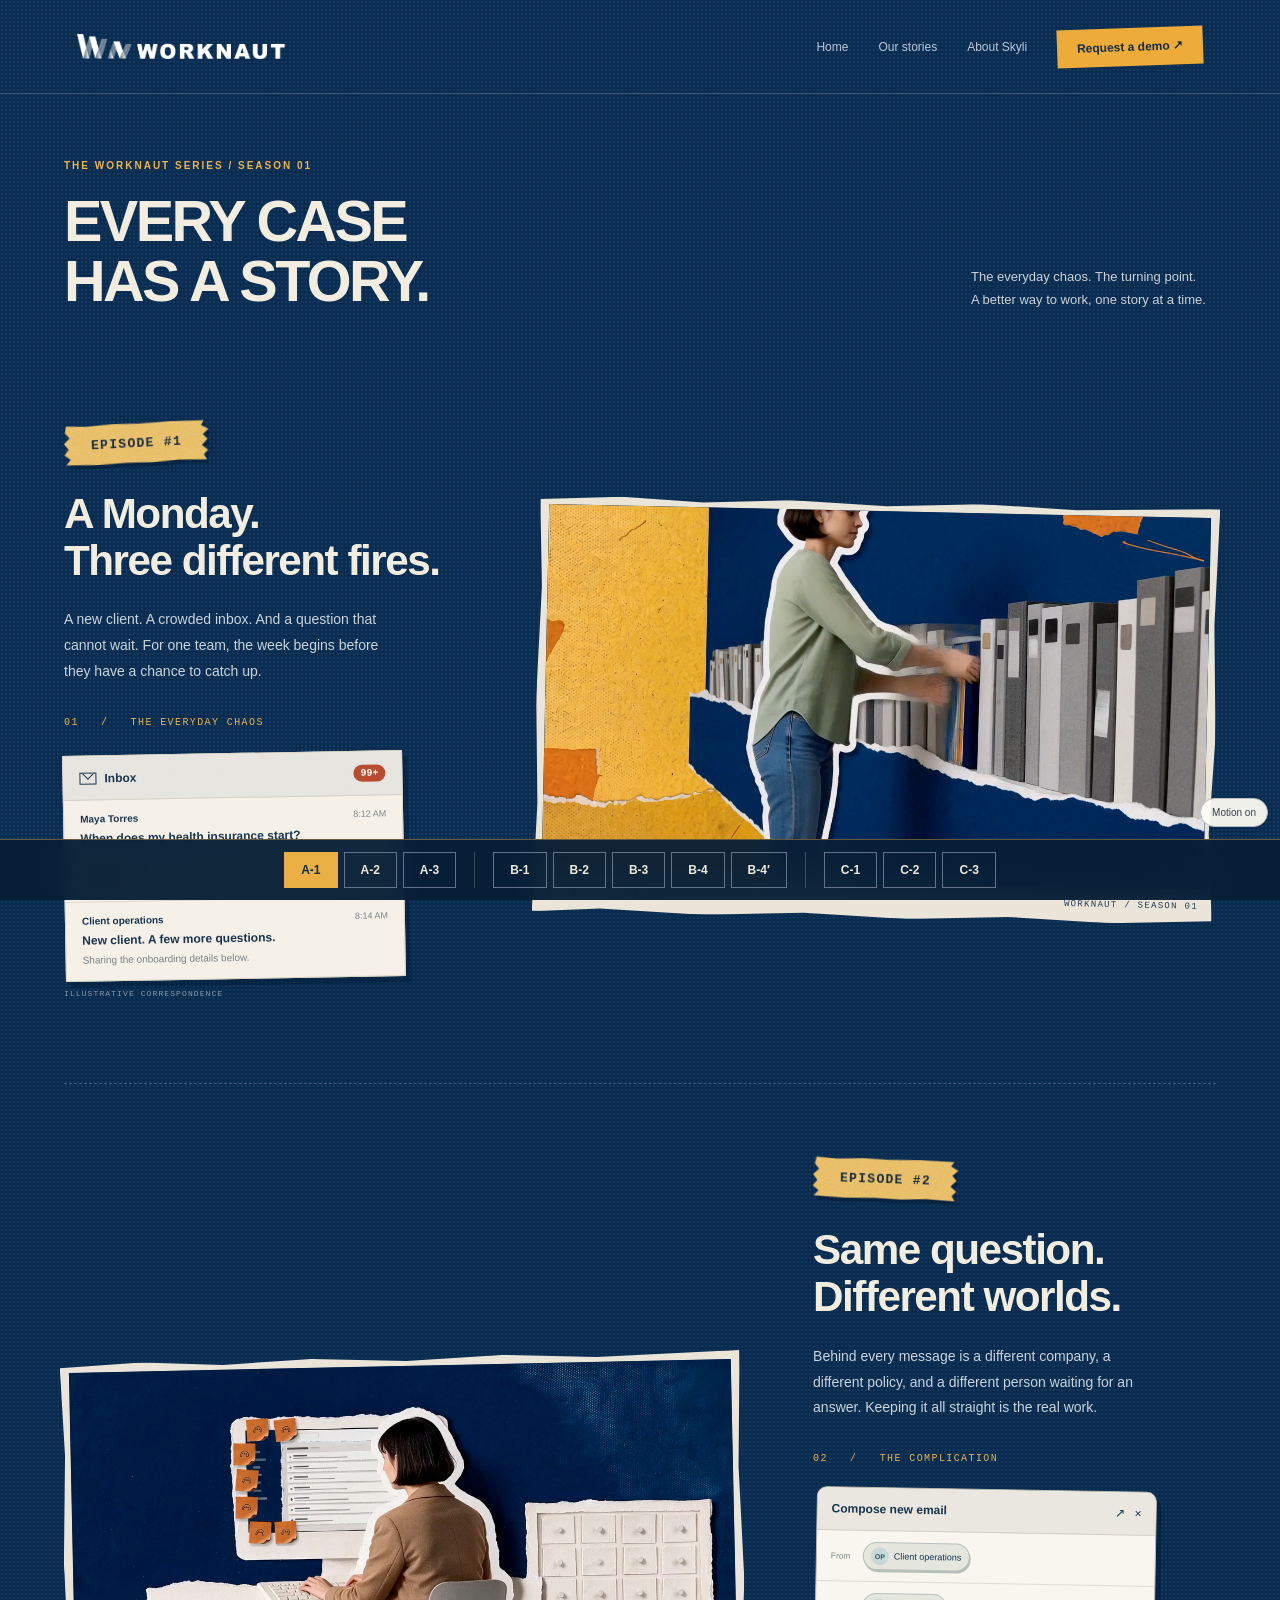
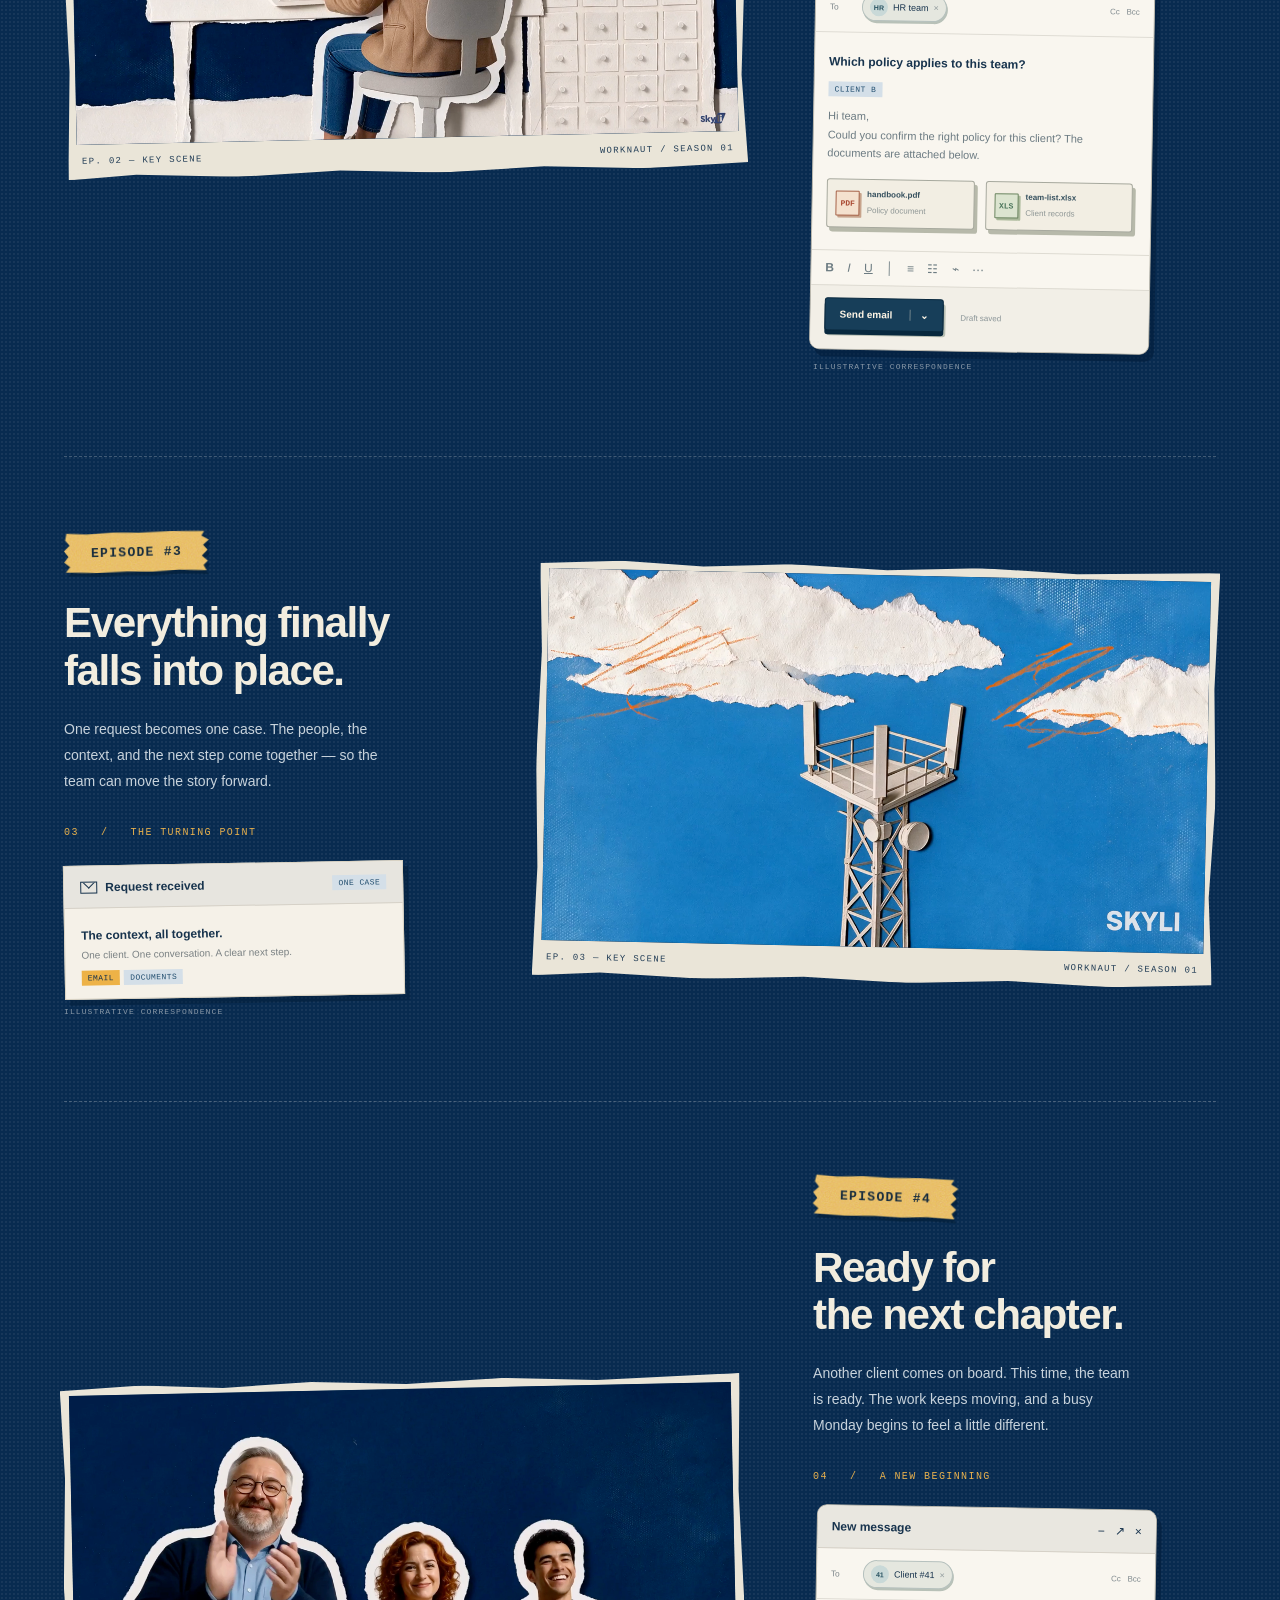
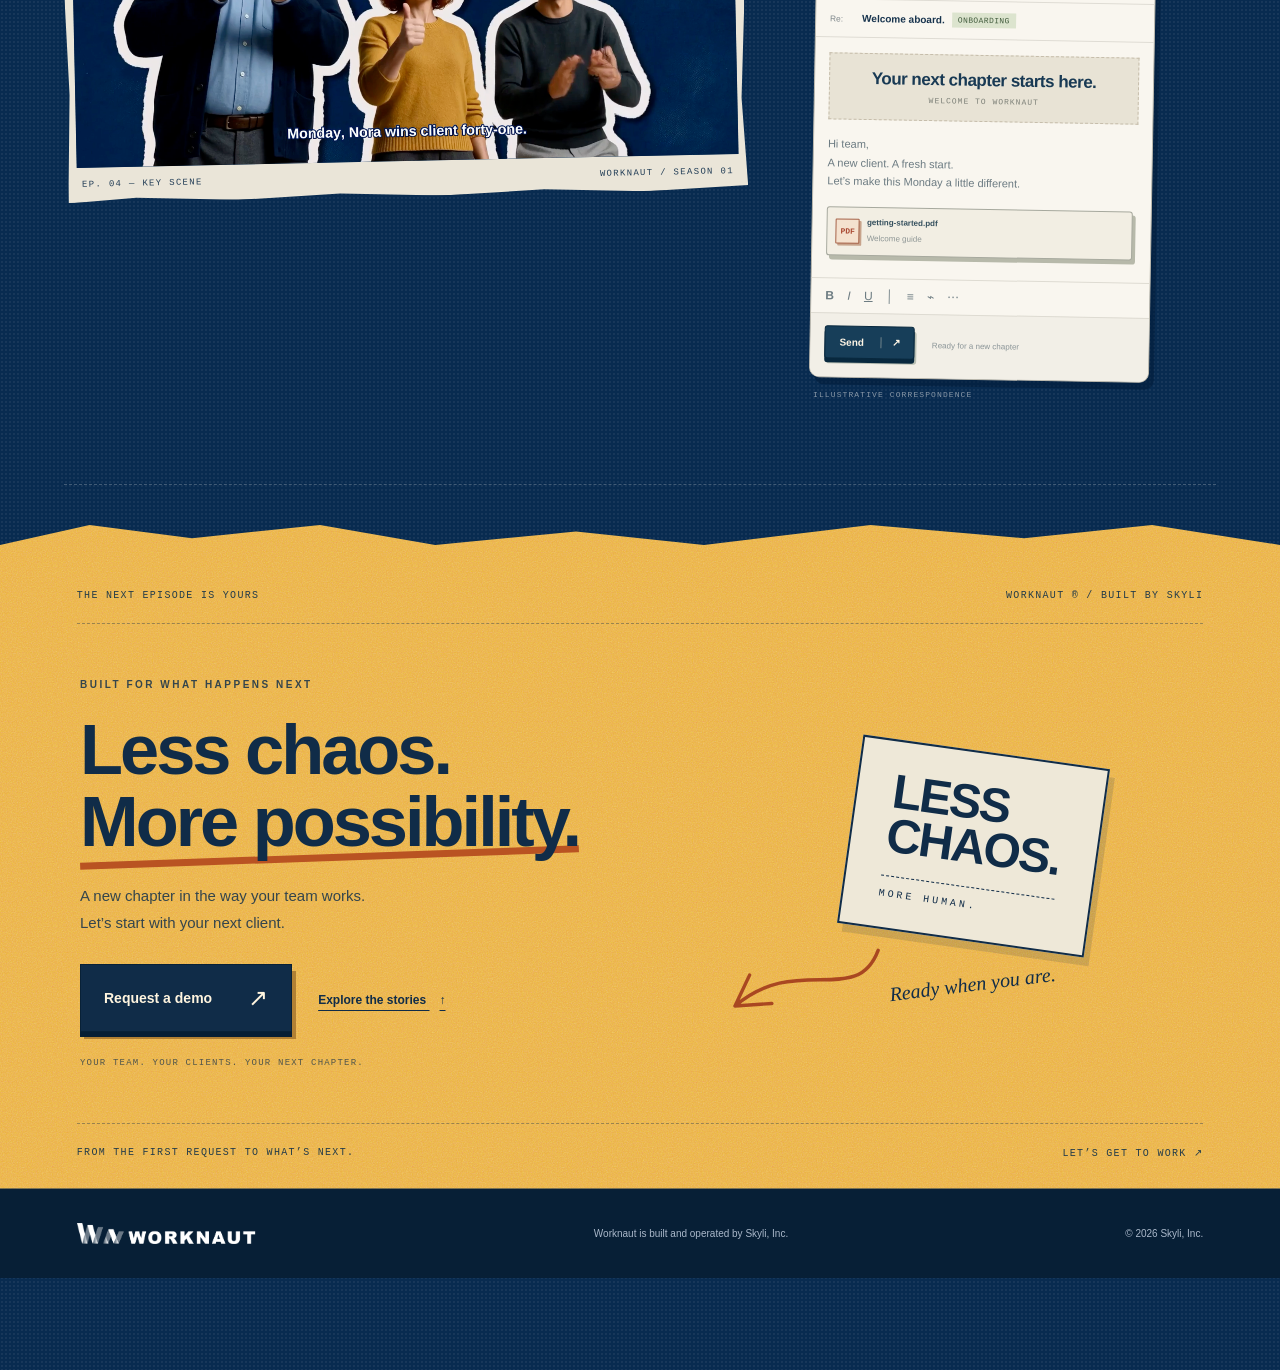
<file: index.html>
<!doctype html>
<html lang="en">
<head><meta charset="utf-8"><meta name="viewport" content="width=device-width,initial-scale=1"><title>Worknaut — A-1</title>
<style>
*{box-sizing:border-box}body{margin:0;background:#f6f7fa;color:#142943;font-family:Arial,Helvetica,sans-serif;-webkit-font-smoothing:antialiased}header{height:84px;background:#0b1727;color:white;display:flex;align-items:center;justify-content:space-between;padding:0 6vw}.brand{font-size:17px;font-weight:800;letter-spacing:1.6px}.brand b{font-family:Georgia,serif;font-size:30px;margin-right:9px}nav{display:flex;align-items:center;gap:30px;font-size:12px;color:#b9c6d7}nav span:last-child{border:1px solid #526781;border-radius:30px;padding:12px 20px;color:white}.intro{max-width:1320px;margin:auto;padding:74px 5vw 38px;display:flex;justify-content:space-between;align-items:end}.eyebrow,.episode-label{font-size:10px;font-weight:700;letter-spacing:2.5px;text-transform:uppercase;color:#4478ba}.intro h1{font-size:clamp(30px,4vw,54px);letter-spacing:-2px;font-weight:500;margin:17px 0 0}.intro p{font-size:13px;color:#758294;line-height:1.7;max-width:245px;margin:0}.episodes{max-width:1320px;margin:auto;padding:0 5vw}.episode{display:grid;grid-template-columns:0.8fr 1.35fr;gap:7%;align-items:center;padding:65px 0 80px;border-bottom:1px solid #dce2e9}.episode:nth-child(even){grid-template-columns:1.35fr .8fr}.episode:nth-child(even) .copy{order:2}.episode:nth-child(even) figure{order:1}.episode-label{display:flex;align-items:center;gap:14px}.episode-label:before{content:'';width:25px;height:1px;background:#4478ba}h2{font-size:clamp(30px,3.3vw,46px);font-weight:500;line-height:1.12;letter-spacing:-1.7px;margin:23px 0}.copy p{font-size:14px;line-height:1.85;color:#738093;max-width:330px}.meta{font-size:10px;letter-spacing:1.4px;color:#98a3b0;margin-top:32px}figure{margin:0}.still{aspect-ratio:16/9;border-radius:10px;background:radial-gradient(ellipse at 75% 20%,#284971 0,transparent 62%),linear-gradient(130deg,#13263c,#08131f);position:relative;overflow:hidden;display:flex;align-items:center;justify-content:center;color:#879bb3;border:1px solid #32455b}.episode:nth-child(2) .still{background:radial-gradient(ellipse at 25% 40%,#46535d,transparent 70%),#162333}.episode:nth-child(3) .still{background:radial-gradient(ellipse at 80% 20%,#36586d,transparent 70%),#122435}.episode:nth-child(4) .still{background:radial-gradient(ellipse at 30% 30%,#42576b,transparent 70%),#0b1b2c}.frame-label{position:absolute;top:20px;left:22px;font-size:9px;letter-spacing:2px}.frame-number{position:absolute;bottom:-18px;right:16px;font-size:155px;font-weight:700;letter-spacing:-12px;color:#ffffff05}.placeholder{text-align:center;font-size:11px;letter-spacing:1px}.placeholder i{display:block;width:36px;height:26px;border:1px solid #718398;margin:0 auto 13px;border-radius:3px;position:relative}.placeholder i:after{content:'';position:absolute;inset:7px;border:1px solid #718398}.placeholder small{display:block;font-size:9px;margin-top:9px;color:#627990;letter-spacing:2px}figcaption{display:flex;justify-content:space-between;margin-top:14px;font-size:9px;letter-spacing:1.3px;color:#8e9aa8}.ending{text-align:center;padding:88px 24px 92px}.ending h2{font-size:32px}.ending p{font-size:13px;color:#798696}footer{background:#0b1727;color:#aab8ca;padding:34px 6vw;display:flex;justify-content:space-between;align-items:center}footer small{font-size:10px}@media(min-width:1500px){.episode{padding-top:85px;padding-bottom:100px}}@media(max-width:700px){header{height:70px}nav span:not(:last-child){display:none}.intro{display:block;padding-top:45px}.intro p{margin-top:22px;max-width:100%}.episode,.episode:nth-child(even){grid-template-columns:1fr;gap:25px;padding:40px 0}.episode:nth-child(even) .copy,.episode:nth-child(even) figure{order:initial}.copy p{max-width:100%}h2{margin:18px 0}.meta{margin-top:20px}footer{gap:25px;align-items:start;flex-direction:column}}

/* Paper collage art direction, matched to the supplied films. */
body{background:#082b50;color:#f2eddf;background-image:radial-gradient(#ffffff10 .7px,transparent .8px);background-size:4px 4px}body:before{content:'';position:fixed;inset:0;pointer-events:none;z-index:10;opacity:.12;background:url("assets/grain.svg");mix-blend-mode:soft-light}header{background:transparent;border-bottom:1px solid #ffffff30;height:94px}nav span:last-child{background:#edaa37;border:0;border-radius:0;color:#142b42;font-weight:bold;transform:rotate(-2deg)}.intro{padding-top:65px;padding-bottom:30px}.intro h1{font-weight:900;text-transform:uppercase;font-size:clamp(34px,4.7vw,66px);max-width:750px;line-height:.96;letter-spacing:-3px}.intro p{color:#c7d0d6}.eyebrow{color:#eeb247}.episode{border-bottom:1px dashed #d8dfdd45;padding-top:75px;padding-bottom:85px;gap:6%}.episode-label{display:inline-flex;background:#edac3d;color:#092b4e;font-family:monospace;padding:10px 14px;font-size:12px;letter-spacing:1px;transform:rotate(-3deg)}.episode-label:before{display:none}h2{font-weight:900;letter-spacing:-1.5px}.copy p{color:#c8d3dc}.meta{color:#e7b04d;font-family:monospace}.episode figure{transform:rotate(1.2deg);position:relative;background:#eae5d8;padding:9px 9px 13px;box-shadow:8px 12px 0 #001b3680;clip-path:polygon(0 1%,12% 0,24% 1%,37% 0,51% 1%,65% 0,79% 1%,100% 0,99.5% 28%,100% 55%,99.3% 78%,100% 99%,85% 100%,70% 99%,55% 100%,40% 99%,25% 100%,10% 99%,0 100%,.5% 74%,0 48%,.5% 22%)}.episode:nth-child(even) figure{transform:rotate(-1.2deg)}.still{border:0;border-radius:0;display:block;background:#082b50!important;overflow:hidden}.still img{display:block;width:100%;height:100%;object-fit:contain;aspect-ratio:16/9}figcaption{color:#233e57;font-family:monospace;font-size:9px;padding:0 5px;margin-top:12px}.ending{background:#eab044;color:#102c48;clip-path:polygon(0 3%,7% 0,15% 2%,25% 0,34% 3%,45% 1%,55% 3%,68% 0,80% 2%,90% 0,100% 3%,100% 100%,0 100%);margin-top:40px}.ending .eyebrow,.ending p{color:#34454c}.ending h2{font-size:clamp(32px,4vw,54px);font-weight:900}footer{background:#071f36}@media(max-width:700px){.intro h1{letter-spacing:-1.5px}.episode{padding:45px 0}.episode figure{margin:0 3px}.intro{padding-top:40px}header{height:75px}}
</style><style>
body{padding-bottom:86px}.concept-switcher{position:fixed;bottom:0;left:0;right:0;z-index:20;display:flex;justify-content:center;align-items:center;gap:10px;padding:16px 20px;background:#071f36f5;border-top:1px solid #eab04466;backdrop-filter:blur(12px)}.concept-switcher .switch-label{font:10px monospace;letter-spacing:2px;color:#b7c6d4;margin-right:16px}.concept-switcher a{display:block;padding:12px 24px;border:1px solid #63758a;color:#efe9db;text-decoration:none;font-size:13px;font-weight:700;transition:background .15s,color .15s}.concept-switcher a:hover{background:#284763}.concept-switcher a[aria-current="page"]{background:#eab044;color:#102c48;border-color:#eab044}.concept-switcher a:focus-visible{outline:3px solid white;outline-offset:4px}.pending{min-height:calc(100vh - 280px);display:flex;flex-direction:column;align-items:center;justify-content:center;padding:65px 24px;text-align:center}.pending h1{font-size:clamp(40px,7vw,80px);margin:20px 0;letter-spacing:-2px}.pending p{color:#c8d3dc;line-height:1.8}.pending>a{color:#edac3d;margin-top:20px}@media(max-width:550px){.concept-switcher{gap:8px;padding:14px 12px}.concept-switcher .switch-label{display:none}.concept-switcher a{padding:12px 20px}}
</style><style>
/* Keep the entire footer above the fixed concept navigation. */
html{scroll-padding-bottom:140px}
body{padding-bottom:calc(130px + env(safe-area-inset-bottom, 0px))}
.concept-switcher{padding-bottom:calc(16px + env(safe-area-inset-bottom, 0px))}
@media(max-width:550px){.concept-switcher{padding-bottom:calc(14px + env(safe-area-inset-bottom, 0px))}}
</style><style>
/* In-flow sticky navigation reserves its own height, including wrapped content. */
body{padding-bottom:0}
.concept-switcher{position:sticky;bottom:0;left:auto;right:auto;width:100%;margin-top:32px}
footer{position:relative;flex-shrink:0}
</style><style>
.ending{padding:65px max(6vw,24px) 30px;text-align:left;background-color:#eab044;background-image:url('assets/grain.svg');background-blend-mode:soft-light;position:relative}.cta-topline,.cta-bottomline{display:flex;justify-content:space-between;gap:20px;font:10px monospace;letter-spacing:1.3px;color:#243c49}.cta-topline{padding-bottom:22px;border-bottom:1px dashed #102c4860}.cta-layout{max-width:1120px;margin:55px auto;display:grid;grid-template-columns:1.4fr 1fr;gap:30px;align-items:center}.ending h2{font-size:clamp(44px,5.5vw,76px);line-height:1.02;letter-spacing:-3px;margin:24px 0}.ending h2>span{position:relative;z-index:0}.ending h2>span:after{content:'';position:absolute;bottom:0;left:0;width:100%;height:7px;background:#b95322;transform:rotate(-2deg);z-index:-1}.ending .cta-copy p{font-size:15px;line-height:1.8}.cta-actions{display:flex;align-items:center;gap:26px;flex-wrap:wrap;margin-top:30px}.cta-primary{border:1px solid #102c48;background:#102c48;color:#fff5df;padding:19px 23px;font:700 14px Arial;box-shadow:4px 4px 0 #f5e5bf;display:flex;gap:36px;align-items:center}.cta-primary span{font-size:24px;font-weight:400}.cta-secondary{font-size:12px;color:#102c48;text-underline-offset:6px;font-weight:bold}.cta-secondary span{margin-left:10px}.cta-secondary:focus-visible{outline:2px solid #102c48;outline-offset:6px}.cta-note{font:9px monospace;letter-spacing:1.2px;margin-top:24px;opacity:.7}.cta-art{position:relative;min-height:280px;display:flex;align-items:center;justify-content:center;flex-direction:column}.cta-stamp{background:#eee8d8;padding:28px 35px;color:#102c48;font-size:48px;font-weight:900;line-height:.92;letter-spacing:-2px;transform:rotate(8deg);box-shadow:6px 8px 0 #102c4825;border:2px solid #102c48}.cta-stamp span{display:block;font:10px monospace;letter-spacing:3px;margin-top:18px;border-top:1px dashed;padding-top:12px}.cta-arrow{position:absolute;left:-35px;bottom:-12px;width:180px;color:#a94721}.cta-scribble{font:italic 20px Georgia;transform:rotate(-7deg);margin-top:32px}.cta-bottomline{border-top:1px dashed #102c4860;padding-top:23px}@media(max-width:700px){.cta-layout{grid-template-columns:1fr;margin:35px 0}.cta-art{display:none}.ending h2{letter-spacing:-2px}.cta-topline,.cta-bottomline{font-size:8px;line-height:1.6}.cta-topline span:last-child{max-width:110px;text-align:right}.cta-actions{gap:22px}.ending{padding-top:50px}}
</style><style>
.mail-prop{margin-top:25px;background:#f5f1e8;color:#17334d;border:1px solid #d9d2c2;box-shadow:5px 6px 0 #001c3670;text-align:left;max-width:340px;transform:rotate(-1deg);font-family:Arial,sans-serif}.mail-bar{display:flex;align-items:center;justify-content:space-between;padding:13px 16px;border-bottom:1px solid #d6d1c7;background:#e7e5df;font-size:12px}.mail-bar strong{display:flex;align-items:center;gap:8px}.mail-icon{width:17px;height:12px;border:1.5px solid currentColor;display:inline-block;position:relative;overflow:hidden}.mail-icon:after{content:'';position:absolute;width:10px;height:10px;border-bottom:1px solid;border-right:1px solid;transform:rotate(45deg);top:-7px;left:2px}.mail-count{background:#b64b2e;color:white;border-radius:20px;padding:3px 7px;font:bold 10px monospace}.mail-row{padding:13px 16px;border-bottom:1px solid #ded9cd}.mail-row:last-child{border-bottom:0}.mail-sender{display:flex;justify-content:space-between;gap:10px;font-size:10px;font-weight:700}.mail-sender time{color:#7c858a;font-weight:400;font-size:9px}.mail-subject{font-size:12px;font-weight:700;margin:7px 0 5px}.mail-preview{font-size:10px;color:#7a8183;line-height:1.5}.mail-tag{display:inline-block;background:#edb247;padding:3px 6px;font:8px monospace;letter-spacing:.4px;margin-top:8px}.mail-tag.blue{background:#d4dfe8;color:#234f70}.mail-tag.green{background:#dce4ce;color:#425c3d}.mail-detail{transform:rotate(1deg)}.mail-detail .mail-row{padding:15px 16px}.mail-attachment{display:flex;gap:8px;align-items:center;border:1px dashed #b9b4a8;padding:9px;margin-top:12px;font-size:9px}.mail-prop-label{font:8px monospace;letter-spacing:1.1px;color:#8998a7;margin-top:10px}.mail-window-dots{letter-spacing:3px;color:#929894;font-size:10px}.mail-reply{border-top:1px solid #ddd6c9;padding:10px 16px;font-size:9px;color:#586a79}@media(max-width:700px){.mail-prop{max-width:100%;transform:none}}
</style><style>
/* Episode labels: torn masking tape on the navy paper. */
.episode-label{position:relative;isolation:isolate;display:inline-flex;overflow:visible;background:transparent;color:#172c3e;padding:13px 27px 12px;font-family:'Courier New',monospace;font-size:13px;font-weight:700;letter-spacing:1.3px;transform:rotate(-3deg);border:0;box-shadow:none}
.episode-label:before{content:'';display:block;position:absolute;inset:0;z-index:-1;width:auto;height:auto;background-color:#e6b85c;background-image:linear-gradient(90deg,#f4d88b55,transparent 12%,#ffe6a326 48%,transparent 85%,#f4d88b55),url('assets/grain.svg');background-blend-mode:normal,soft-light;opacity:.94;clip-path:polygon(2% 0,16% 3%,34% 0,52% 2%,74% 0,97% 2%,95% 13%,100% 24%,96% 36%,99% 49%,95% 63%,99% 76%,96% 87%,98% 100%,79% 97%,61% 100%,43% 98%,22% 100%,1% 97%,4% 84%,0 72%,3% 58%,0 44%,4% 30%,1% 17%);box-shadow:inset 0 1px 0 #fff3c966,inset 0 -2px 3px #80581333}
.episode-label:after{content:'';position:absolute;inset:5px 13px;pointer-events:none;border-top:1px solid #fff1bf30;border-bottom:1px solid #8d67221c;transform:rotate(.7deg)}
.episode:nth-child(even) .episode-label{transform:rotate(2deg)}
.episode:nth-child(3) .episode-label{transform:rotate(-1.5deg)}
</style><style>
/* Raised tape: cast shadow stays outside the torn silhouette. */
.episode-label{filter:drop-shadow(0 2px 1px #00132680) drop-shadow(3px 7px 4px #00132666);margin-bottom:4px}
.episode-label:before{opacity:1;background-color:#edc16e;box-shadow:inset 0 2px 1px #fff3ceaa,inset 0 -2px 2px #99692370;background-image:linear-gradient(175deg,#fff3c94d 0%,transparent 38%,#8f61151c 75%,#ffedb836 100%),url('assets/grain.svg')}
.episode-label:after{inset:3px 12px;border-top:1px solid #fff5d58c;border-bottom:1px solid #9c6f3240;transform:rotate(.7deg)}
</style><style>
.mail-compose{border-radius:10px;overflow:hidden;background:#f9f6ef;box-shadow:0 1px 0 #ffffffcc inset,3px 5px 0 #001c3640,7px 14px 24px #00162b55}.mail-compose .mail-bar{background:#e9e7e0;padding:14px}.compose-address{display:flex;align-items:center;flex-wrap:wrap;gap:7px;padding:11px 14px;border-bottom:1px solid #dfdcd4;font-size:10px}.compose-address>small{color:#7c8589;width:25px}.recipient-chip{display:inline-flex;align-items:center;gap:5px;border-radius:20px;background:#e7e9e5;padding:4px 7px;font-size:9px}.recipient-chip i{display:grid;place-items:center;width:18px;height:18px;border-radius:50%;background:#c9d9d8;font:bold 7px Arial;font-style:normal;color:#285261}.recipient-chip em{font-style:normal;color:#929c9e}.compose-cc{margin-left:auto;font-size:8px;color:#828c90}.compose-body{padding:15px 14px}.compose-body p{font-size:11px!important;line-height:1.7!important;color:#6c7b82!important;margin:10px 0!important}.compose-files{display:flex;gap:6px;flex-wrap:wrap;margin-top:15px}.compose-file{display:flex;align-items:center;gap:7px;background:#eaeae4;border:1px solid #deded5;border-radius:5px;padding:8px;flex:1;min-width:112px}.compose-file>span{font:bold 8px monospace;color:#a94831;border:1px solid #b8654d;padding:5px 3px;background:#fff9ee}.compose-file:nth-child(2)>span{color:#4c765c;border-color:#6e9078}.compose-file strong{display:block;font-size:8px;color:#344f5d}.compose-file small{font-size:8px;color:#8e9695}.compose-tools{padding:10px 14px;border-top:1px solid #dedbd2;color:#6d7c82;font-size:12px;word-spacing:10px}.compose-bottom{display:flex;align-items:center;gap:12px;padding:11px 14px;border-top:1px solid #dedbd2;background:#f2efe7}.compose-send{display:inline-flex;gap:17px;background:#123d61;color:#fff6e6;padding:9px 13px;border-radius:4px;font-size:10px;font-weight:bold;box-shadow:0 2px 2px #00224425}.compose-bottom small{font-size:8px;color:#8a9497}.compose-welcome{background:#e8e3d5;border:1px dashed #c6bdab;text-align:center;padding:15px 8px;margin-bottom:15px}.compose-welcome b{display:block;font-size:17px;color:#193a54;letter-spacing:-.5px}.compose-welcome span{display:block;font:8px monospace;letter-spacing:1px;margin-top:6px;color:#7d8078}
</style><style>
/* Matte layers: physical offsets rather than gloss or reflected highlights. */
.episode-label{filter:drop-shadow(2px 4px 0 #001a3080)}
.episode-label:before{background-color:#e6b85c;background-image:url('assets/grain.svg');background-blend-mode:soft-light;box-shadow:none}
.episode-label:after{display:none}
.mail-compose{box-shadow:5px 7px 0 #001b3680;border:1px solid #bcb9ae}
.recipient-chip{background:#e5e7df;border:1px solid #b6c1be;box-shadow:1px 2px 0 #b8c1b8}
.compose-files{gap:11px;margin-top:18px;padding:0 4px 5px 0}
.compose-file{position:relative;background:#f2eee3;border:1px solid #a7a99e;border-radius:3px;box-shadow:3px 4px 0 #b7b9aa;padding:10px 8px;transform:translateY(-2px)}
.compose-file>span{background:#f4e1ce;border:1px solid #a66248;border-radius:1px;box-shadow:2px 2px 0 #c7a38b;padding:7px 4px}
.compose-file:nth-child(2)>span{background:#dbe4cf;border-color:#6b8560;box-shadow:2px 2px 0 #aab99a}
.compose-bottom{gap:17px;padding-top:14px;padding-bottom:16px}
.compose-send{background:#173e59;border:1px solid #08283e;border-radius:3px;box-shadow:0 4px 0 #08283e,2px 5px 0 #bac0b4;padding:10px 14px;transform:translateY(-2px)}
.compose-send>span{padding-left:10px;border-left:1px solid #70838b}
.mail-attachment{background:#f1ecdf;border:1px solid #aeb0a3;box-shadow:3px 4px 0 #c3c2b3;transform:translateY(-2px)}
.cta-primary{background:#102c48;border:1px solid #082137;box-shadow:0 5px 0 #061e34,4px 7px 0 #b18033;transform:translateY(-2px)}
</style><style>
/* Tighter stacking: the video follows the story, before supporting email props. */
@media(min-width:701px) and (max-width:1050px){
.episode,.episode:nth-child(even){gap:4%;padding-top:42px;padding-bottom:46px;align-items:start}
.episode figure{margin-top:48px}
h2{font-size:32px}.copy p{font-size:13px;line-height:1.65}
}
@media(max-width:700px){
.episode,.episode:nth-child(even){display:flex;flex-direction:column;align-items:stretch;gap:0;padding:28px 0 32px}
.episode .copy{display:contents}
.episode .episode-label{order:0;align-self:flex-start;margin:0 0 12px}
.episode .copy h2{order:1;font-size:30px;line-height:1.1;margin:0 0 10px}
.episode .copy>p{order:2;font-size:13px;line-height:1.6;margin:0 0 14px;max-width:none}
.episode .copy>.meta{order:3;margin:0 0 12px;font-size:9px}
.episode figure,.episode:nth-child(even) figure{order:4;margin:0 3px;transform:none}
.episode .still{aspect-ratio:16/9;height:auto}
.episode .still img{width:100%;height:auto;aspect-ratio:16/9;object-fit:contain}
.episode figcaption{margin-top:8px;font-size:8px}
.episode .mail-prop{order:5;width:100%;max-width:none;margin-top:18px;transform:none}
.episode .mail-prop-label{order:6;margin-top:8px;font-size:7px}
.mail-row,.mail-detail .mail-row{padding:10px 12px}
.compose-body{padding:10px 12px}.compose-body p{margin:7px 0!important}
.compose-address{padding:8px 12px}.compose-tools{padding:7px 12px}
.compose-bottom{padding:10px 12px 13px}.compose-files{margin-top:10px}
.compose-welcome{padding:10px 8px;margin-bottom:10px}
.intro{padding-bottom:16px}.ending{margin-top:20px}
}
</style><style>
.brand{display:flex;align-items:center;flex-shrink:0}
.brand-logo{display:block;width:210px;max-width:100%;height:auto;object-fit:contain}
footer .brand-logo{width:180px}
@media(max-width:550px){header .brand-logo{width:155px}header{gap:16px}header nav{gap:0}header nav span:last-child{font-size:10px;padding:10px 12px}footer .brand-logo{width:170px}}
</style><style>
/* Hero uses explicit columns and intentional title lines. */
.intro{display:grid;grid-template-columns:minmax(0,1fr) 245px;align-items:end;gap:32px;width:100%;padding-top:64px;padding-bottom:36px}
.intro>div{min-width:0}
.intro h1{font-size:clamp(36px,4.5vw,64px);line-height:1.04;letter-spacing:-.045em;max-width:none;margin:18px 0 0;overflow-wrap:normal;word-break:normal}
.intro h1>span{display:block;white-space:nowrap}
.intro .eyebrow{line-height:1.6;letter-spacing:2px}
.intro>p{width:auto;max-width:245px;margin:0;line-height:1.75;font-size:13px}
@media(max-width:1000px){.intro{grid-template-columns:minmax(0,1fr);gap:22px;padding-top:48px;padding-bottom:24px}.intro h1{font-size:clamp(36px,7.2vw,64px)}.intro>p{max-width:440px;margin:0}}
@media(max-width:550px){.intro{padding-top:34px;padding-bottom:20px;gap:18px}.intro h1{font-size:clamp(28px,8.3vw,44px);letter-spacing:-.04em;line-height:1.08;margin-top:14px}.intro .eyebrow{font-size:9px;letter-spacing:1.3px}.intro>p{font-size:12px;line-height:1.7}.intro>p br{display:none}}
</style><style>@media(max-width:550px){.concept-switcher{gap:7px;padding-left:10px;padding-right:10px}.concept-switcher a{padding:11px 15px;font-size:12px}}</style><style>.concept-switcher{display:flex;flex-wrap:wrap;justify-content:center;gap:18px;padding:12px 16px;padding-bottom:calc(12px + env(safe-area-inset-bottom,0px))}.concept-group{display:flex;gap:6px}.concept-group+.concept-group{border-left:1px solid #87918c66;padding-left:18px}.concept-switcher .concept-group a{padding:10px 16px;font-size:12px;white-space:nowrap}@media(max-width:600px){.concept-switcher{gap:8px;padding:10px 8px;padding-bottom:calc(10px + env(safe-area-inset-bottom,0px))}.concept-group{gap:4px}.concept-group+.concept-group{padding-left:8px}.concept-switcher .concept-group a{padding:9px 8px;font-size:10px}}@media(max-width:380px){.concept-switcher{gap:5px}.concept-group{gap:3px}.concept-group+.concept-group{padding-left:5px}.concept-switcher .concept-group a{padding:9px 5px}}</style><link rel="stylesheet" href="assets/design-motion.css"></head><body data-motion-family="A">
<header><div class="brand"><img class="brand-logo" src="assets/worknaut-logo.png" alt="Worknaut" width="2000" height="237"></div><nav><span>Home</span><span>Our stories</span><span>About Skyli</span><span>Request a demo ↗</span></nav></header>
<section class="intro"><div><div class="eyebrow">The Worknaut series / Season 01</div><h1><span>Every case</span><span>has a story.</span></h1></div><p>The everyday chaos. The turning point.<br>A better way to work, one story at a time.</p></section>
<main class="episodes" id="episodes"></main>
<section class="ending" aria-labelledby="ending-title">
<div class="cta-topline"><span>THE NEXT EPISODE IS YOURS</span><span>WORKNAUT ® / BUILT BY SKYLI</span></div>
<div class="cta-layout"><div class="cta-copy"><div class="eyebrow">Built for what happens next</div><h2 id="ending-title">Less chaos.<br><span>More possibility.</span></h2><p>A new chapter in the way your team works.<br>Let’s start with your next client.</p><div class="cta-actions"><button type="button" class="cta-primary" aria-disabled="true" title="디자인 시안 — 데모 예약 링크 연결 예정">Request a demo <span aria-hidden="true">↗</span></button><a class="cta-secondary" href="#episodes">Explore the stories <span aria-hidden="true">↑</span></a></div><div class="cta-note">YOUR TEAM. YOUR CLIENTS. YOUR NEXT CHAPTER.</div></div><div class="cta-art" aria-hidden="true"><div class="cta-stamp">LESS<br>CHAOS.<span>MORE HUMAN.</span></div><svg class="cta-arrow" viewBox="0 0 210 100" fill="none"><path d="M195 12C170 79 100 15 28 77M28 77l43-3M28 77l17-36" stroke="currentColor" stroke-width="4" stroke-linecap="round" stroke-linejoin="round"/></svg><span class="cta-scribble">Ready when you are.</span></div></div>
<div class="cta-bottomline"><span>FROM THE FIRST REQUEST TO WHAT’S NEXT.</span><span>LET’S GET TO WORK ↗</span></div></section>
<footer><div class="brand"><img class="brand-logo" src="assets/worknaut-logo.png" alt="Worknaut" width="2000" height="237"></div><small>Worknaut is built and operated by Skyli, Inc.</small><small>© 2026 Skyli, Inc.</small></footer>
<script>
const episodes=[['A Monday.\nThree different fires.','A new client. A crowded inbox. And a question that cannot wait. For one team, the week begins before they have a chance to catch up.','THE EVERYDAY CHAOS'],['Same question.\nDifferent worlds.','Behind every message is a different company, a different policy, and a different person waiting for an answer. Keeping it all straight is the real work.','THE COMPLICATION'],['Everything finally\nfalls into place.','One request becomes one case. The people, the context, and the next step come together — so the team can move the story forward.','THE TURNING POINT'],['Ready for\nthe next chapter.','Another client comes on board. This time, the team is ready. The work keeps moving, and a busy Monday begins to feel a little different.','A NEW BEGINNING']];
document.getElementById('episodes').innerHTML=episodes.map((e,i)=>`<article class="episode"><div class="copy"><div class="episode-label">Episode #${i+1}</div><h2>${e[0].replace('\n','<br>')}</h2><p>${e[1]}</p><div class="meta">0${i+1} &nbsp; / &nbsp; ${e[2]}</div></div><figure><div class="still"><img src="assets/episode-0${i+1}.png" alt="Worknaut V0${i+1} 영상 장면"></div><figcaption><span>EP. 0${i+1} — KEY SCENE</span><span>WORKNAUT / SEASON 01</span></figcaption></figure></article>`).join('');

// Illustrative email props, not connected to an inbox.
const mailProps=[
'<div class="mail-prop"><div class="mail-bar"><strong><i class="mail-icon" aria-hidden="true"></i> Inbox</strong><span class="mail-count">99+</span></div><div class="mail-row"><div class="mail-sender">Maya Torres <time>8:12 AM</time></div><div class="mail-subject">When does my health insurance start?</div><div class="mail-preview">Hi team, just checking before my first day…</div><span class="mail-tag">BENEFITS</span></div><div class="mail-row"><div class="mail-sender">Client operations <time>8:14 AM</time></div><div class="mail-subject">New client. A few more questions.</div><div class="mail-preview">Sharing the onboarding details below.</div></div></div>',
'<div class="mail-prop mail-detail"><div class="mail-bar"><strong><i class="mail-icon" aria-hidden="true"></i> Message</strong><span class="mail-window-dots">•••</span></div><div class="mail-row"><span class="mail-tag blue">CLIENT B</span><div class="mail-subject">Re: Which policy applies?</div><div class="mail-sender">From: Client operations <time>9:06 AM</time></div><div class="mail-preview" style="margin-top:12px">Same question, different company. Could you check the policy attached for this team?</div><div class="mail-attachment">▤ &nbsp; Employee-handbook.pdf</div></div><div class="mail-reply">↶ Reply &nbsp;&nbsp; ↪ Forward</div></div>',
'<div class="mail-prop"><div class="mail-bar"><strong><i class="mail-icon" aria-hidden="true"></i> Request received</strong><span class="mail-tag blue" style="margin:0">ONE CASE</span></div><div class="mail-row"><div class="mail-subject">The context, all together.</div><div class="mail-preview">One client. One conversation. A clear next step.</div><span class="mail-tag">EMAIL</span> <span class="mail-tag blue">DOCUMENTS</span></div></div>',
'<div class="mail-prop mail-detail"><div class="mail-bar"><strong><i class="mail-icon" aria-hidden="true"></i> A new chapter</strong><span class="mail-tag green" style="margin:0">WELCOME</span></div><div class="mail-row"><div class="mail-sender">Client operations <time>Monday</time></div><div class="mail-subject">Welcome aboard, client #41.</div><div class="mail-preview">Here’s to the next chapter.</div></div></div>'
];
document.querySelectorAll('.episode .copy').forEach((copy,i)=>{copy.insertAdjacentHTML('beforeend',mailProps[i]+'<div class="mail-prop-label">ILLUSTRATIVE CORRESPONDENCE</div>')});

const composeCards={
1: '<div class="mail-bar"><strong>Compose new email</strong><span aria-hidden="true">↗ &nbsp; ×</span></div><div class="compose-address"><small>From</small><span class="recipient-chip"><i>OP</i> Client operations</span></div><div class="compose-address"><small>To</small><span class="recipient-chip"><i>HR</i> HR team <em>×</em></span><span class="compose-cc">Cc &nbsp; Bcc</span></div><div class="compose-body"><div class="mail-subject">Which policy applies to this team?</div><span class="mail-tag blue">CLIENT B</span><p>Hi team,<br>Could you confirm the right policy for this client? The documents are attached below.</p><div class="compose-files"><div class="compose-file"><span>PDF</span><div><strong>handbook.pdf</strong><small>Policy document</small></div></div><div class="compose-file"><span>XLS</span><div><strong>team-list.xlsx</strong><small>Client records</small></div></div></div></div><div class="compose-tools" aria-hidden="true"><b>B</b> <i>I</i> <u>U</u> │ ≡ ☷ ⌁ ⋯</div><div class="compose-bottom"><span class="compose-send">Send email <span>⌄</span></span><small>Draft saved</small></div>',
3: '<div class="mail-bar"><strong>New message</strong><span aria-hidden="true">− &nbsp; ↗ &nbsp; ×</span></div><div class="compose-address"><small>To</small><span class="recipient-chip"><i>41</i> Client #41 <em>×</em></span><span class="compose-cc">Cc &nbsp; Bcc</span></div><div class="compose-address"><small>Re:</small><strong>Welcome aboard.</strong><span class="mail-tag green" style="margin:0">ONBOARDING</span></div><div class="compose-body"><div class="compose-welcome"><b>Your next chapter starts here.</b><span>WELCOME TO WORKNAUT</span></div><p>Hi team,<br>A new client. A fresh start.<br>Let’s make this Monday a little different.</p><div class="compose-files"><div class="compose-file"><span>PDF</span><div><strong>getting-started.pdf</strong><small>Welcome guide</small></div></div></div></div><div class="compose-tools" aria-hidden="true"><b>B</b> <i>I</i> <u>U</u> │ ≡ ⌁ ⋯</div><div class="compose-bottom"><span class="compose-send">Send <span>↗</span></span><small>Ready for a new chapter</small></div>'
};
document.querySelectorAll('.episode .mail-prop').forEach((card,i)=>{if(composeCards[i]){card.classList.add('mail-compose');card.innerHTML=composeCards[i];}});
</script><nav class="concept-switcher" aria-label="디자인 시안 선택"><div class="concept-group" role="group" aria-label="A 디자인"><a href="index.html" aria-current="page">A-1</a><a href="concept-2.html">A-2</a><a href="concept-3.html">A-3</a></div><div class="concept-group" role="group" aria-label="B 디자인"><a href="design-b.html">B-1</a><a href="design-b-2.html">B-2</a><a href="design-b-3.html">B-3</a><a href="design-b-4.html">B-4</a><a href="design-b-4-prime.html">B-4′</a></div><div class="concept-group" role="group" aria-label="C 디자인"><a href="design-c.html">C-1</a><a href="design-c-2.html">C-2</a><a href="design-c-3.html">C-3</a></div></nav><script src="assets/design-motion.js" defer></script></body></html>
</file>
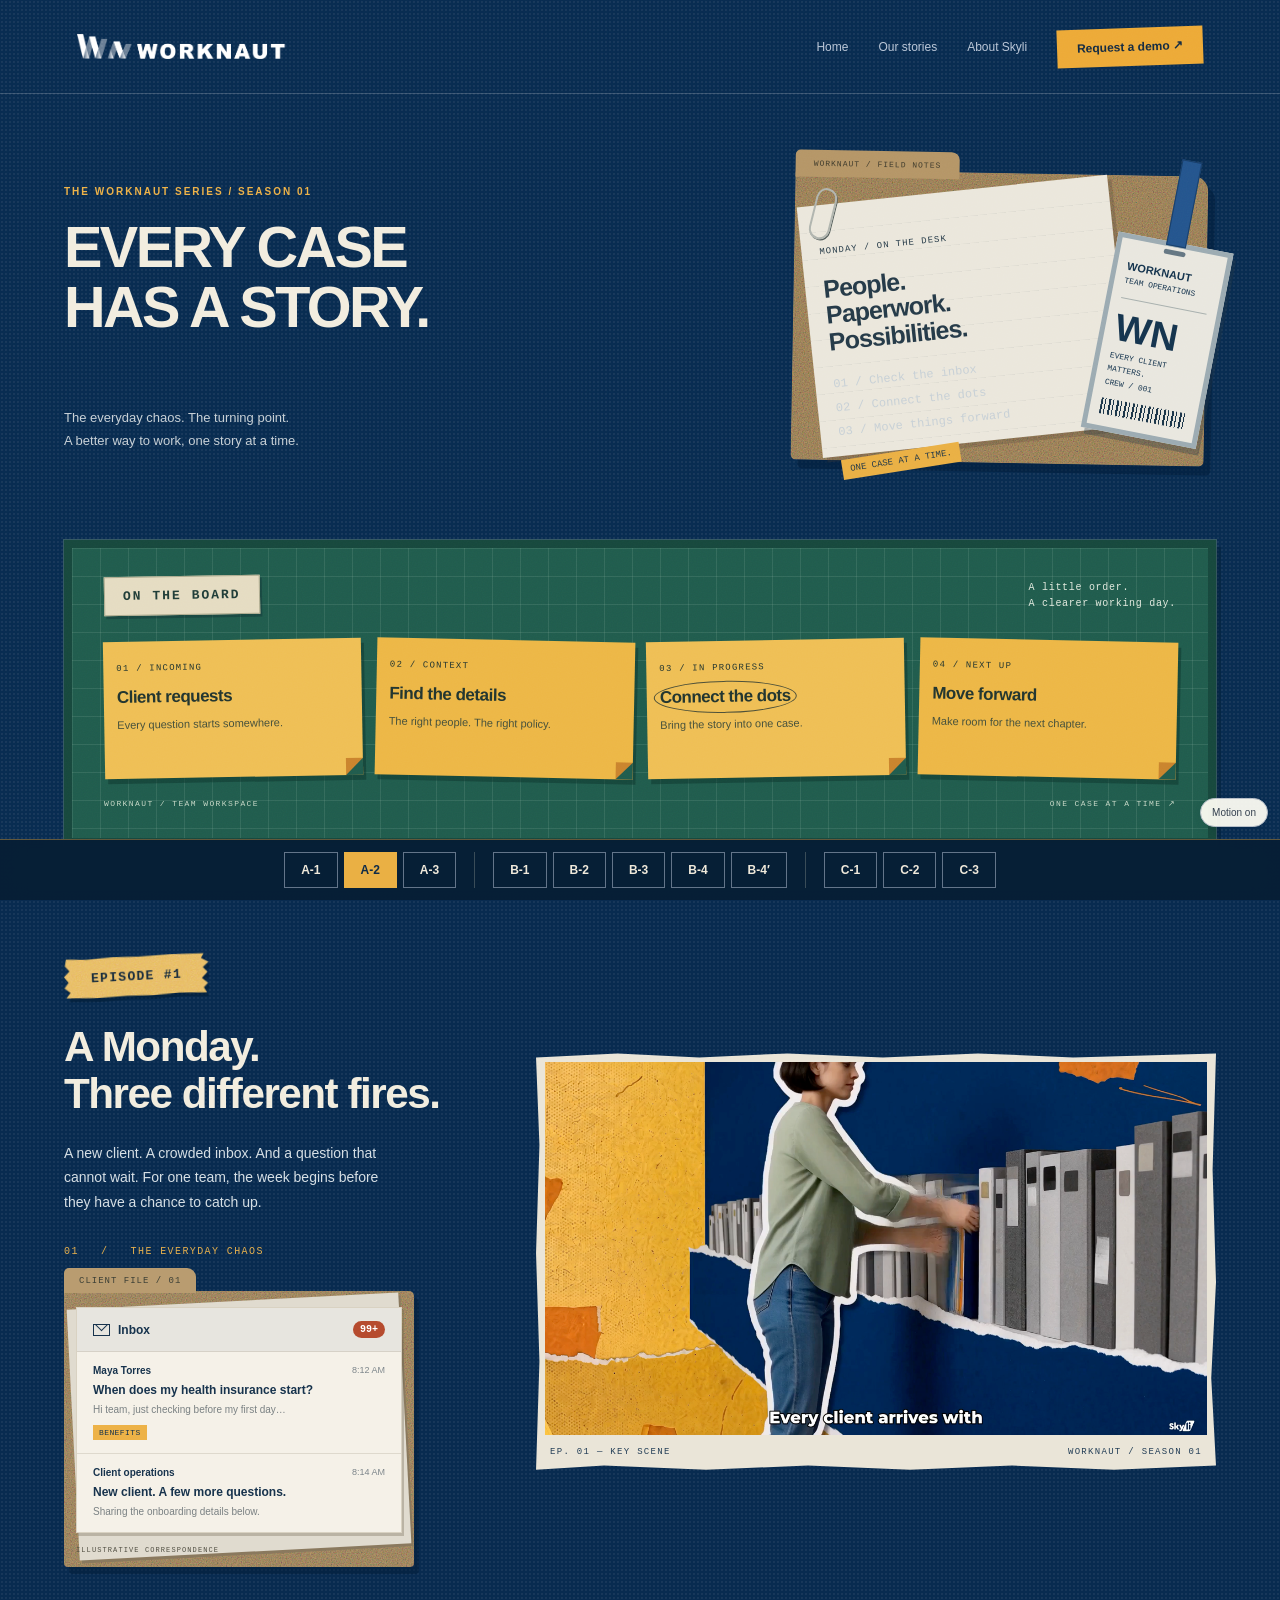
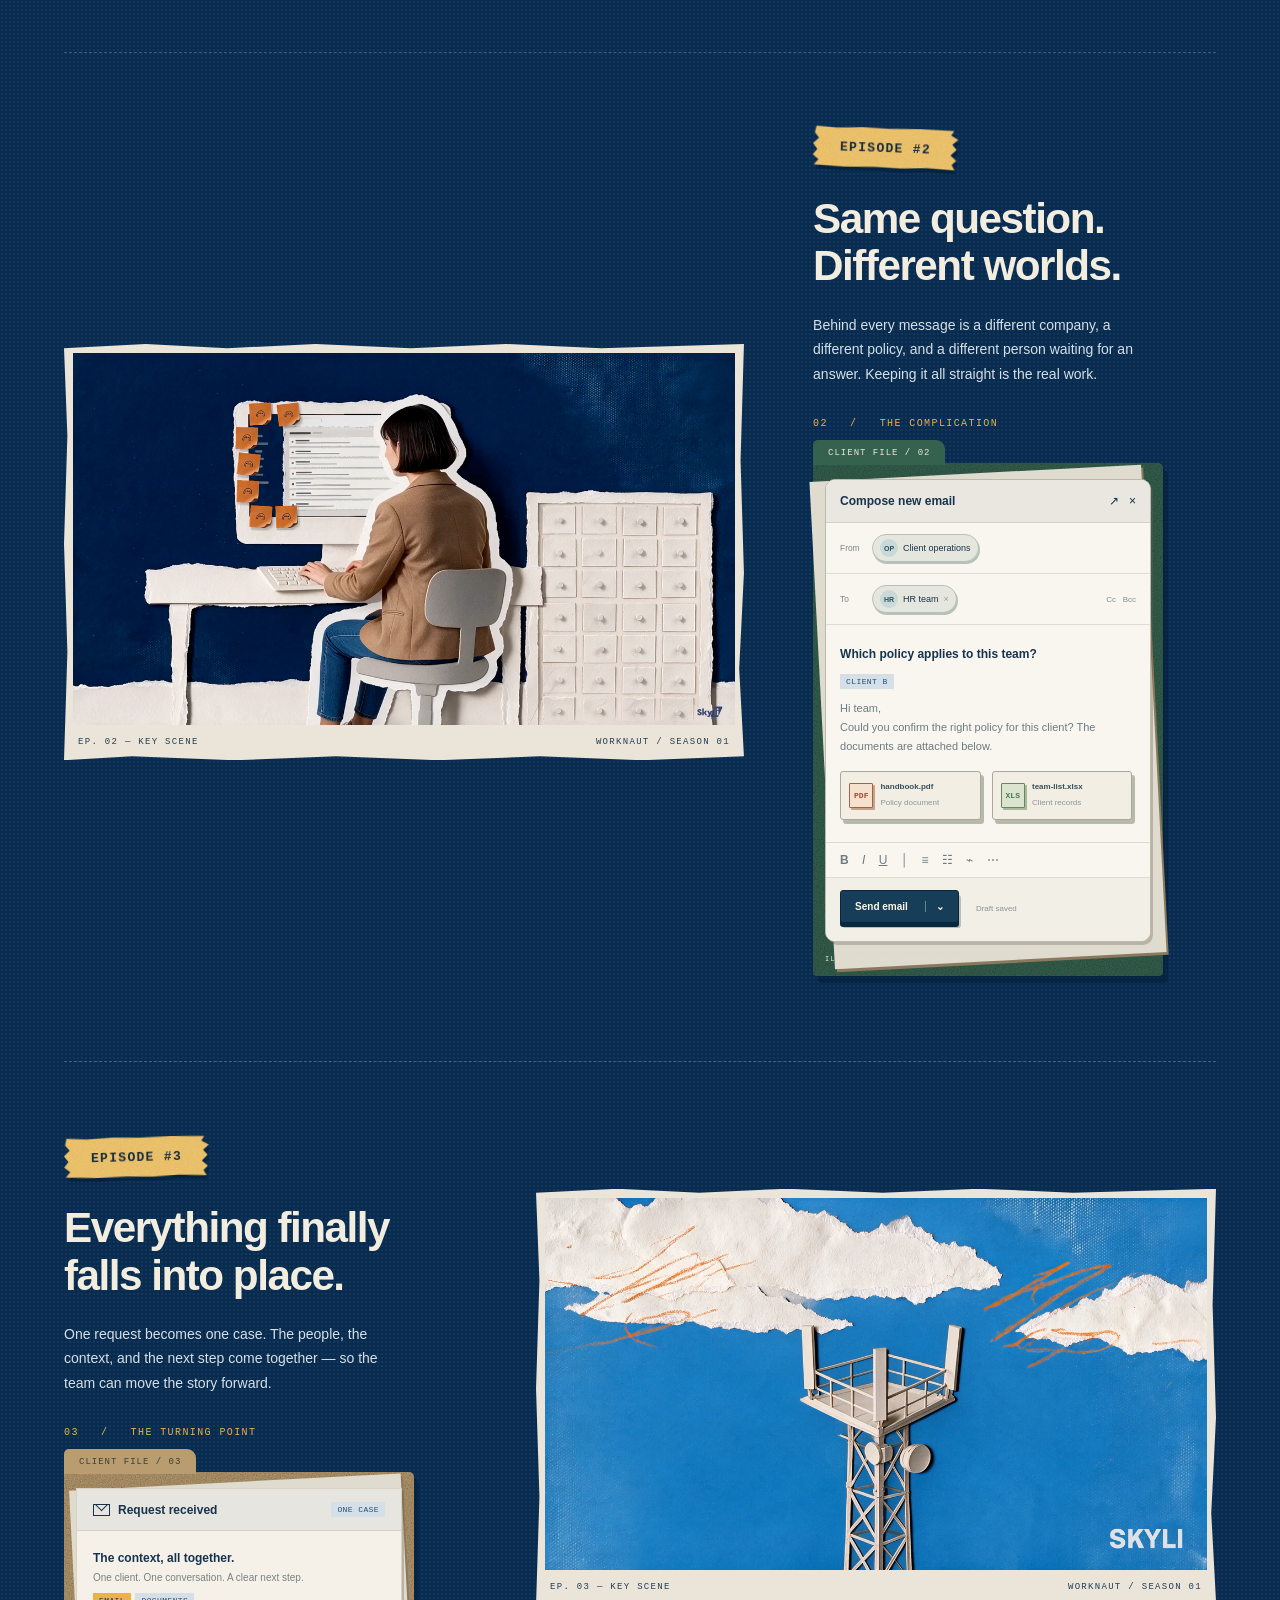
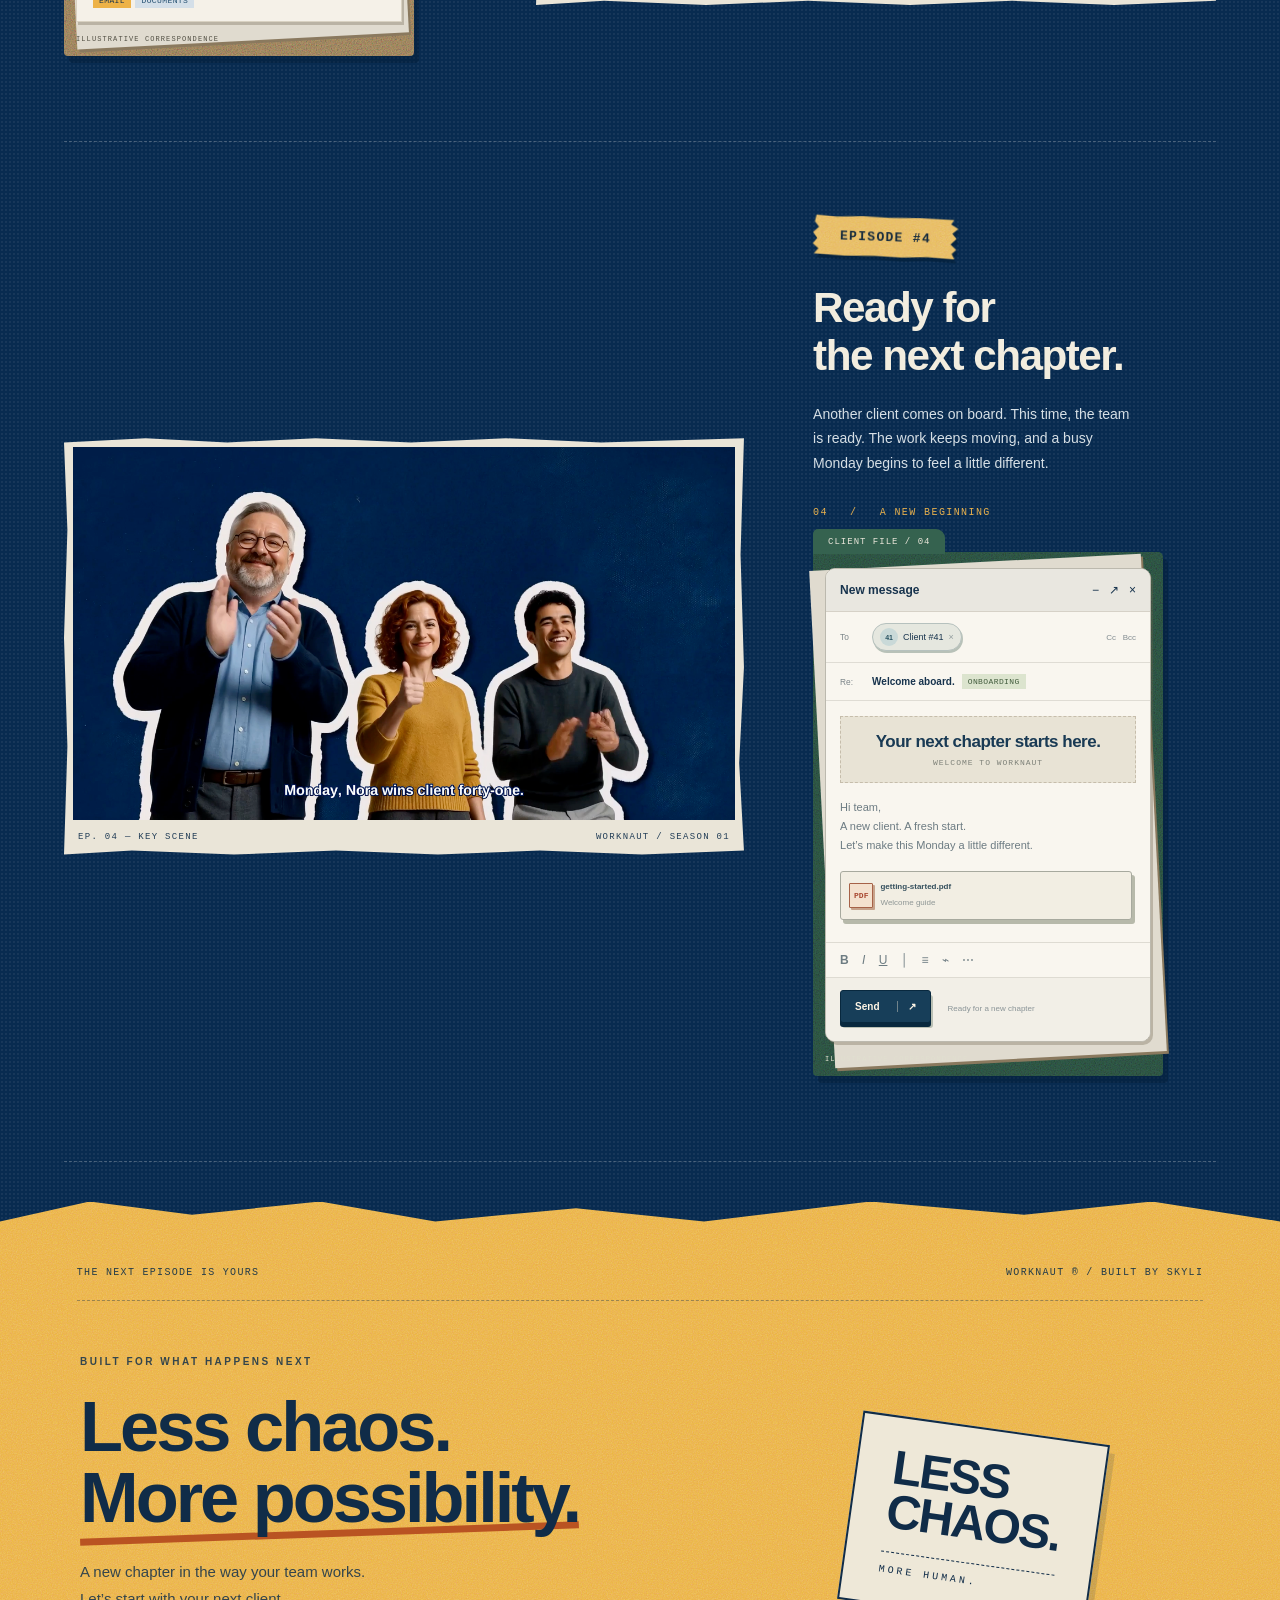
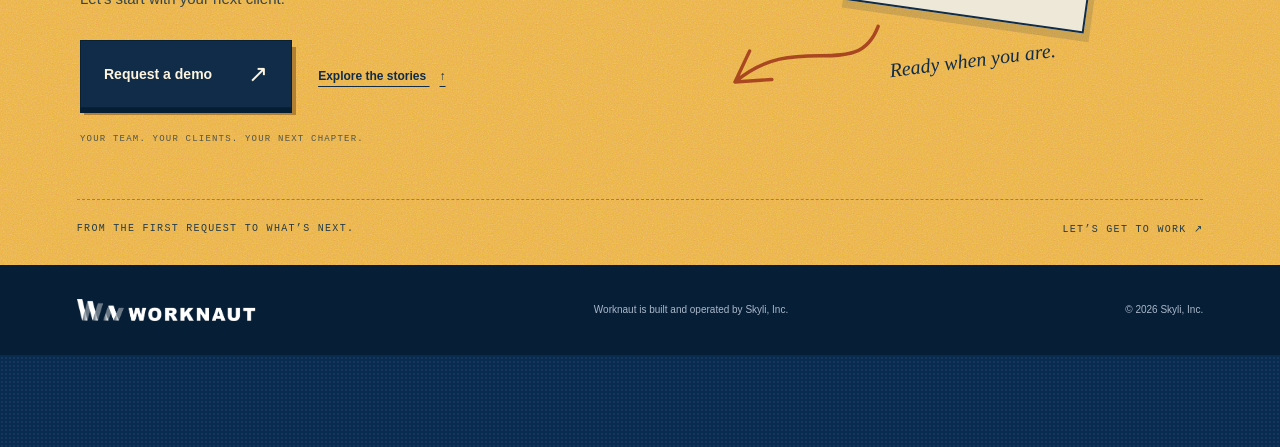
<file: concept-2.html>
<!doctype html>
<html lang="en">
<head><meta charset="utf-8"><meta name="viewport" content="width=device-width,initial-scale=1"><title>Worknaut — A-2</title>
<style>
*{box-sizing:border-box}body{margin:0;background:#f6f7fa;color:#142943;font-family:Arial,Helvetica,sans-serif;-webkit-font-smoothing:antialiased}header{height:84px;background:#0b1727;color:white;display:flex;align-items:center;justify-content:space-between;padding:0 6vw}.brand{font-size:17px;font-weight:800;letter-spacing:1.6px}.brand b{font-family:Georgia,serif;font-size:30px;margin-right:9px}nav{display:flex;align-items:center;gap:30px;font-size:12px;color:#b9c6d7}nav span:last-child{border:1px solid #526781;border-radius:30px;padding:12px 20px;color:white}.intro{max-width:1320px;margin:auto;padding:74px 5vw 38px;display:flex;justify-content:space-between;align-items:end}.eyebrow,.episode-label{font-size:10px;font-weight:700;letter-spacing:2.5px;text-transform:uppercase;color:#4478ba}.intro h1{font-size:clamp(30px,4vw,54px);letter-spacing:-2px;font-weight:500;margin:17px 0 0}.intro p{font-size:13px;color:#758294;line-height:1.7;max-width:245px;margin:0}.episodes{max-width:1320px;margin:auto;padding:0 5vw}.episode{display:grid;grid-template-columns:0.8fr 1.35fr;gap:7%;align-items:center;padding:65px 0 80px;border-bottom:1px solid #dce2e9}.episode:nth-child(even){grid-template-columns:1.35fr .8fr}.episode:nth-child(even) .copy{order:2}.episode:nth-child(even) figure{order:1}.episode-label{display:flex;align-items:center;gap:14px}.episode-label:before{content:'';width:25px;height:1px;background:#4478ba}h2{font-size:clamp(30px,3.3vw,46px);font-weight:500;line-height:1.12;letter-spacing:-1.7px;margin:23px 0}.copy p{font-size:14px;line-height:1.85;color:#738093;max-width:330px}.meta{font-size:10px;letter-spacing:1.4px;color:#98a3b0;margin-top:32px}figure{margin:0}.still{aspect-ratio:16/9;border-radius:10px;background:radial-gradient(ellipse at 75% 20%,#284971 0,transparent 62%),linear-gradient(130deg,#13263c,#08131f);position:relative;overflow:hidden;display:flex;align-items:center;justify-content:center;color:#879bb3;border:1px solid #32455b}.episode:nth-child(2) .still{background:radial-gradient(ellipse at 25% 40%,#46535d,transparent 70%),#162333}.episode:nth-child(3) .still{background:radial-gradient(ellipse at 80% 20%,#36586d,transparent 70%),#122435}.episode:nth-child(4) .still{background:radial-gradient(ellipse at 30% 30%,#42576b,transparent 70%),#0b1b2c}.frame-label{position:absolute;top:20px;left:22px;font-size:9px;letter-spacing:2px}.frame-number{position:absolute;bottom:-18px;right:16px;font-size:155px;font-weight:700;letter-spacing:-12px;color:#ffffff05}.placeholder{text-align:center;font-size:11px;letter-spacing:1px}.placeholder i{display:block;width:36px;height:26px;border:1px solid #718398;margin:0 auto 13px;border-radius:3px;position:relative}.placeholder i:after{content:'';position:absolute;inset:7px;border:1px solid #718398}.placeholder small{display:block;font-size:9px;margin-top:9px;color:#627990;letter-spacing:2px}figcaption{display:flex;justify-content:space-between;margin-top:14px;font-size:9px;letter-spacing:1.3px;color:#8e9aa8}.ending{text-align:center;padding:88px 24px 92px}.ending h2{font-size:32px}.ending p{font-size:13px;color:#798696}footer{background:#0b1727;color:#aab8ca;padding:34px 6vw;display:flex;justify-content:space-between;align-items:center}footer small{font-size:10px}@media(min-width:1500px){.episode{padding-top:85px;padding-bottom:100px}}@media(max-width:700px){header{height:70px}nav span:not(:last-child){display:none}.intro{display:block;padding-top:45px}.intro p{margin-top:22px;max-width:100%}.episode,.episode:nth-child(even){grid-template-columns:1fr;gap:25px;padding:40px 0}.episode:nth-child(even) .copy,.episode:nth-child(even) figure{order:initial}.copy p{max-width:100%}h2{margin:18px 0}.meta{margin-top:20px}footer{gap:25px;align-items:start;flex-direction:column}}

/* Paper collage art direction, matched to the supplied films. */
body{background:#082b50;color:#f2eddf;background-image:radial-gradient(#ffffff10 .7px,transparent .8px);background-size:4px 4px}body:before{content:'';position:fixed;inset:0;pointer-events:none;z-index:10;opacity:.12;background:url("assets/grain.svg");mix-blend-mode:soft-light}header{background:transparent;border-bottom:1px solid #ffffff30;height:94px}nav span:last-child{background:#edaa37;border:0;border-radius:0;color:#142b42;font-weight:bold;transform:rotate(-2deg)}.intro{padding-top:65px;padding-bottom:30px}.intro h1{font-weight:900;text-transform:uppercase;font-size:clamp(34px,4.7vw,66px);max-width:750px;line-height:.96;letter-spacing:-3px}.intro p{color:#c7d0d6}.eyebrow{color:#eeb247}.episode{border-bottom:1px dashed #d8dfdd45;padding-top:75px;padding-bottom:85px;gap:6%}.episode-label{display:inline-flex;background:#edac3d;color:#092b4e;font-family:monospace;padding:10px 14px;font-size:12px;letter-spacing:1px;transform:rotate(-3deg)}.episode-label:before{display:none}h2{font-weight:900;letter-spacing:-1.5px}.copy p{color:#c8d3dc}.meta{color:#e7b04d;font-family:monospace}.episode figure{transform:rotate(1.2deg);position:relative;background:#eae5d8;padding:9px 9px 13px;box-shadow:8px 12px 0 #001b3680;clip-path:polygon(0 1%,12% 0,24% 1%,37% 0,51% 1%,65% 0,79% 1%,100% 0,99.5% 28%,100% 55%,99.3% 78%,100% 99%,85% 100%,70% 99%,55% 100%,40% 99%,25% 100%,10% 99%,0 100%,.5% 74%,0 48%,.5% 22%)}.episode:nth-child(even) figure{transform:rotate(-1.2deg)}.still{border:0;border-radius:0;display:block;background:#082b50!important;overflow:hidden}.still img{display:block;width:100%;height:100%;object-fit:contain;aspect-ratio:16/9}figcaption{color:#233e57;font-family:monospace;font-size:9px;padding:0 5px;margin-top:12px}.ending{background:#eab044;color:#102c48;clip-path:polygon(0 3%,7% 0,15% 2%,25% 0,34% 3%,45% 1%,55% 3%,68% 0,80% 2%,90% 0,100% 3%,100% 100%,0 100%);margin-top:40px}.ending .eyebrow,.ending p{color:#34454c}.ending h2{font-size:clamp(32px,4vw,54px);font-weight:900}footer{background:#071f36}@media(max-width:700px){.intro h1{letter-spacing:-1.5px}.episode{padding:45px 0}.episode figure{margin:0 3px}.intro{padding-top:40px}header{height:75px}}
</style><style>
body{padding-bottom:86px}.concept-switcher{position:fixed;bottom:0;left:0;right:0;z-index:20;display:flex;justify-content:center;align-items:center;gap:10px;padding:16px 20px;background:#071f36f5;border-top:1px solid #eab04466;backdrop-filter:blur(12px)}.concept-switcher .switch-label{font:10px monospace;letter-spacing:2px;color:#b7c6d4;margin-right:16px}.concept-switcher a{display:block;padding:12px 24px;border:1px solid #63758a;color:#efe9db;text-decoration:none;font-size:13px;font-weight:700;transition:background .15s,color .15s}.concept-switcher a:hover{background:#284763}.concept-switcher a[aria-current="page"]{background:#eab044;color:#102c48;border-color:#eab044}.concept-switcher a:focus-visible{outline:3px solid white;outline-offset:4px}.pending{min-height:calc(100vh - 280px);display:flex;flex-direction:column;align-items:center;justify-content:center;padding:65px 24px;text-align:center}.pending h1{font-size:clamp(40px,7vw,80px);margin:20px 0;letter-spacing:-2px}.pending p{color:#c8d3dc;line-height:1.8}.pending>a{color:#edac3d;margin-top:20px}@media(max-width:550px){.concept-switcher{gap:8px;padding:14px 12px}.concept-switcher .switch-label{display:none}.concept-switcher a{padding:12px 20px}}
</style><style>
/* Keep the entire footer above the fixed concept navigation. */
html{scroll-padding-bottom:140px}
body{padding-bottom:calc(130px + env(safe-area-inset-bottom, 0px))}
.concept-switcher{padding-bottom:calc(16px + env(safe-area-inset-bottom, 0px))}
@media(max-width:550px){.concept-switcher{padding-bottom:calc(14px + env(safe-area-inset-bottom, 0px))}}
</style><style>
/* In-flow sticky navigation reserves its own height, including wrapped content. */
body{padding-bottom:0}
.concept-switcher{position:sticky;bottom:0;left:auto;right:auto;width:100%;margin-top:32px}
footer{position:relative;flex-shrink:0}
</style><style>
.ending{padding:65px max(6vw,24px) 30px;text-align:left;background-color:#eab044;background-image:url('assets/grain.svg');background-blend-mode:soft-light;position:relative}.cta-topline,.cta-bottomline{display:flex;justify-content:space-between;gap:20px;font:10px monospace;letter-spacing:1.3px;color:#243c49}.cta-topline{padding-bottom:22px;border-bottom:1px dashed #102c4860}.cta-layout{max-width:1120px;margin:55px auto;display:grid;grid-template-columns:1.4fr 1fr;gap:30px;align-items:center}.ending h2{font-size:clamp(44px,5.5vw,76px);line-height:1.02;letter-spacing:-3px;margin:24px 0}.ending h2>span{position:relative;z-index:0}.ending h2>span:after{content:'';position:absolute;bottom:0;left:0;width:100%;height:7px;background:#b95322;transform:rotate(-2deg);z-index:-1}.ending .cta-copy p{font-size:15px;line-height:1.8}.cta-actions{display:flex;align-items:center;gap:26px;flex-wrap:wrap;margin-top:30px}.cta-primary{border:1px solid #102c48;background:#102c48;color:#fff5df;padding:19px 23px;font:700 14px Arial;box-shadow:4px 4px 0 #f5e5bf;display:flex;gap:36px;align-items:center}.cta-primary span{font-size:24px;font-weight:400}.cta-secondary{font-size:12px;color:#102c48;text-underline-offset:6px;font-weight:bold}.cta-secondary span{margin-left:10px}.cta-secondary:focus-visible{outline:2px solid #102c48;outline-offset:6px}.cta-note{font:9px monospace;letter-spacing:1.2px;margin-top:24px;opacity:.7}.cta-art{position:relative;min-height:280px;display:flex;align-items:center;justify-content:center;flex-direction:column}.cta-stamp{background:#eee8d8;padding:28px 35px;color:#102c48;font-size:48px;font-weight:900;line-height:.92;letter-spacing:-2px;transform:rotate(8deg);box-shadow:6px 8px 0 #102c4825;border:2px solid #102c48}.cta-stamp span{display:block;font:10px monospace;letter-spacing:3px;margin-top:18px;border-top:1px dashed;padding-top:12px}.cta-arrow{position:absolute;left:-35px;bottom:-12px;width:180px;color:#a94721}.cta-scribble{font:italic 20px Georgia;transform:rotate(-7deg);margin-top:32px}.cta-bottomline{border-top:1px dashed #102c4860;padding-top:23px}@media(max-width:700px){.cta-layout{grid-template-columns:1fr;margin:35px 0}.cta-art{display:none}.ending h2{letter-spacing:-2px}.cta-topline,.cta-bottomline{font-size:8px;line-height:1.6}.cta-topline span:last-child{max-width:110px;text-align:right}.cta-actions{gap:22px}.ending{padding-top:50px}}
</style><style>
.mail-prop{margin-top:25px;background:#f5f1e8;color:#17334d;border:1px solid #d9d2c2;box-shadow:5px 6px 0 #001c3670;text-align:left;max-width:340px;transform:rotate(-1deg);font-family:Arial,sans-serif}.mail-bar{display:flex;align-items:center;justify-content:space-between;padding:13px 16px;border-bottom:1px solid #d6d1c7;background:#e7e5df;font-size:12px}.mail-bar strong{display:flex;align-items:center;gap:8px}.mail-icon{width:17px;height:12px;border:1.5px solid currentColor;display:inline-block;position:relative;overflow:hidden}.mail-icon:after{content:'';position:absolute;width:10px;height:10px;border-bottom:1px solid;border-right:1px solid;transform:rotate(45deg);top:-7px;left:2px}.mail-count{background:#b64b2e;color:white;border-radius:20px;padding:3px 7px;font:bold 10px monospace}.mail-row{padding:13px 16px;border-bottom:1px solid #ded9cd}.mail-row:last-child{border-bottom:0}.mail-sender{display:flex;justify-content:space-between;gap:10px;font-size:10px;font-weight:700}.mail-sender time{color:#7c858a;font-weight:400;font-size:9px}.mail-subject{font-size:12px;font-weight:700;margin:7px 0 5px}.mail-preview{font-size:10px;color:#7a8183;line-height:1.5}.mail-tag{display:inline-block;background:#edb247;padding:3px 6px;font:8px monospace;letter-spacing:.4px;margin-top:8px}.mail-tag.blue{background:#d4dfe8;color:#234f70}.mail-tag.green{background:#dce4ce;color:#425c3d}.mail-detail{transform:rotate(1deg)}.mail-detail .mail-row{padding:15px 16px}.mail-attachment{display:flex;gap:8px;align-items:center;border:1px dashed #b9b4a8;padding:9px;margin-top:12px;font-size:9px}.mail-prop-label{font:8px monospace;letter-spacing:1.1px;color:#8998a7;margin-top:10px}.mail-window-dots{letter-spacing:3px;color:#929894;font-size:10px}.mail-reply{border-top:1px solid #ddd6c9;padding:10px 16px;font-size:9px;color:#586a79}@media(max-width:700px){.mail-prop{max-width:100%;transform:none}}
</style><style>
/* Episode labels: torn masking tape on the navy paper. */
.episode-label{position:relative;isolation:isolate;display:inline-flex;overflow:visible;background:transparent;color:#172c3e;padding:13px 27px 12px;font-family:'Courier New',monospace;font-size:13px;font-weight:700;letter-spacing:1.3px;transform:rotate(-3deg);border:0;box-shadow:none}
.episode-label:before{content:'';display:block;position:absolute;inset:0;z-index:-1;width:auto;height:auto;background-color:#e6b85c;background-image:linear-gradient(90deg,#f4d88b55,transparent 12%,#ffe6a326 48%,transparent 85%,#f4d88b55),url('assets/grain.svg');background-blend-mode:normal,soft-light;opacity:.94;clip-path:polygon(2% 0,16% 3%,34% 0,52% 2%,74% 0,97% 2%,95% 13%,100% 24%,96% 36%,99% 49%,95% 63%,99% 76%,96% 87%,98% 100%,79% 97%,61% 100%,43% 98%,22% 100%,1% 97%,4% 84%,0 72%,3% 58%,0 44%,4% 30%,1% 17%);box-shadow:inset 0 1px 0 #fff3c966,inset 0 -2px 3px #80581333}
.episode-label:after{content:'';position:absolute;inset:5px 13px;pointer-events:none;border-top:1px solid #fff1bf30;border-bottom:1px solid #8d67221c;transform:rotate(.7deg)}
.episode:nth-child(even) .episode-label{transform:rotate(2deg)}
.episode:nth-child(3) .episode-label{transform:rotate(-1.5deg)}
</style><style>
/* Raised tape: cast shadow stays outside the torn silhouette. */
.episode-label{filter:drop-shadow(0 2px 1px #00132680) drop-shadow(3px 7px 4px #00132666);margin-bottom:4px}
.episode-label:before{opacity:1;background-color:#edc16e;box-shadow:inset 0 2px 1px #fff3ceaa,inset 0 -2px 2px #99692370;background-image:linear-gradient(175deg,#fff3c94d 0%,transparent 38%,#8f61151c 75%,#ffedb836 100%),url('assets/grain.svg')}
.episode-label:after{inset:3px 12px;border-top:1px solid #fff5d58c;border-bottom:1px solid #9c6f3240;transform:rotate(.7deg)}
</style><style>
.mail-compose{border-radius:10px;overflow:hidden;background:#f9f6ef;box-shadow:0 1px 0 #ffffffcc inset,3px 5px 0 #001c3640,7px 14px 24px #00162b55}.mail-compose .mail-bar{background:#e9e7e0;padding:14px}.compose-address{display:flex;align-items:center;flex-wrap:wrap;gap:7px;padding:11px 14px;border-bottom:1px solid #dfdcd4;font-size:10px}.compose-address>small{color:#7c8589;width:25px}.recipient-chip{display:inline-flex;align-items:center;gap:5px;border-radius:20px;background:#e7e9e5;padding:4px 7px;font-size:9px}.recipient-chip i{display:grid;place-items:center;width:18px;height:18px;border-radius:50%;background:#c9d9d8;font:bold 7px Arial;font-style:normal;color:#285261}.recipient-chip em{font-style:normal;color:#929c9e}.compose-cc{margin-left:auto;font-size:8px;color:#828c90}.compose-body{padding:15px 14px}.compose-body p{font-size:11px!important;line-height:1.7!important;color:#6c7b82!important;margin:10px 0!important}.compose-files{display:flex;gap:6px;flex-wrap:wrap;margin-top:15px}.compose-file{display:flex;align-items:center;gap:7px;background:#eaeae4;border:1px solid #deded5;border-radius:5px;padding:8px;flex:1;min-width:112px}.compose-file>span{font:bold 8px monospace;color:#a94831;border:1px solid #b8654d;padding:5px 3px;background:#fff9ee}.compose-file:nth-child(2)>span{color:#4c765c;border-color:#6e9078}.compose-file strong{display:block;font-size:8px;color:#344f5d}.compose-file small{font-size:8px;color:#8e9695}.compose-tools{padding:10px 14px;border-top:1px solid #dedbd2;color:#6d7c82;font-size:12px;word-spacing:10px}.compose-bottom{display:flex;align-items:center;gap:12px;padding:11px 14px;border-top:1px solid #dedbd2;background:#f2efe7}.compose-send{display:inline-flex;gap:17px;background:#123d61;color:#fff6e6;padding:9px 13px;border-radius:4px;font-size:10px;font-weight:bold;box-shadow:0 2px 2px #00224425}.compose-bottom small{font-size:8px;color:#8a9497}.compose-welcome{background:#e8e3d5;border:1px dashed #c6bdab;text-align:center;padding:15px 8px;margin-bottom:15px}.compose-welcome b{display:block;font-size:17px;color:#193a54;letter-spacing:-.5px}.compose-welcome span{display:block;font:8px monospace;letter-spacing:1px;margin-top:6px;color:#7d8078}
</style><style>
/* Matte layers: physical offsets rather than gloss or reflected highlights. */
.episode-label{filter:drop-shadow(2px 4px 0 #001a3080)}
.episode-label:before{background-color:#e6b85c;background-image:url('assets/grain.svg');background-blend-mode:soft-light;box-shadow:none}
.episode-label:after{display:none}
.mail-compose{box-shadow:5px 7px 0 #001b3680;border:1px solid #bcb9ae}
.recipient-chip{background:#e5e7df;border:1px solid #b6c1be;box-shadow:1px 2px 0 #b8c1b8}
.compose-files{gap:11px;margin-top:18px;padding:0 4px 5px 0}
.compose-file{position:relative;background:#f2eee3;border:1px solid #a7a99e;border-radius:3px;box-shadow:3px 4px 0 #b7b9aa;padding:10px 8px;transform:translateY(-2px)}
.compose-file>span{background:#f4e1ce;border:1px solid #a66248;border-radius:1px;box-shadow:2px 2px 0 #c7a38b;padding:7px 4px}
.compose-file:nth-child(2)>span{background:#dbe4cf;border-color:#6b8560;box-shadow:2px 2px 0 #aab99a}
.compose-bottom{gap:17px;padding-top:14px;padding-bottom:16px}
.compose-send{background:#173e59;border:1px solid #08283e;border-radius:3px;box-shadow:0 4px 0 #08283e,2px 5px 0 #bac0b4;padding:10px 14px;transform:translateY(-2px)}
.compose-send>span{padding-left:10px;border-left:1px solid #70838b}
.mail-attachment{background:#f1ecdf;border:1px solid #aeb0a3;box-shadow:3px 4px 0 #c3c2b3;transform:translateY(-2px)}
.cta-primary{background:#102c48;border:1px solid #082137;box-shadow:0 5px 0 #061e34,4px 7px 0 #b18033;transform:translateY(-2px)}
</style><style>
/* Tighter stacking: the video follows the story, before supporting email props. */
@media(min-width:701px) and (max-width:1050px){
.episode,.episode:nth-child(even){gap:4%;padding-top:42px;padding-bottom:46px;align-items:start}
.episode figure{margin-top:48px}
h2{font-size:32px}.copy p{font-size:13px;line-height:1.65}
}
@media(max-width:700px){
.episode,.episode:nth-child(even){display:flex;flex-direction:column;align-items:stretch;gap:0;padding:28px 0 32px}
.episode .copy{display:contents}
.episode .episode-label{order:0;align-self:flex-start;margin:0 0 12px}
.episode .copy h2{order:1;font-size:30px;line-height:1.1;margin:0 0 10px}
.episode .copy>p{order:2;font-size:13px;line-height:1.6;margin:0 0 14px;max-width:none}
.episode .copy>.meta{order:3;margin:0 0 12px;font-size:9px}
.episode figure,.episode:nth-child(even) figure{order:4;margin:0 3px;transform:none}
.episode .still{aspect-ratio:16/9;height:auto}
.episode .still img{width:100%;height:auto;aspect-ratio:16/9;object-fit:contain}
.episode figcaption{margin-top:8px;font-size:8px}
.episode .mail-prop{order:5;width:100%;max-width:none;margin-top:18px;transform:none}
.episode .mail-prop-label{order:6;margin-top:8px;font-size:7px}
.mail-row,.mail-detail .mail-row{padding:10px 12px}
.compose-body{padding:10px 12px}.compose-body p{margin:7px 0!important}
.compose-address{padding:8px 12px}.compose-tools{padding:7px 12px}
.compose-bottom{padding:10px 12px 13px}.compose-files{margin-top:10px}
.compose-welcome{padding:10px 8px;margin-bottom:10px}
.intro{padding-bottom:16px}.ending{margin-top:20px}
}
</style><style>
.brand{display:flex;align-items:center;flex-shrink:0}
.brand-logo{display:block;width:210px;max-width:100%;height:auto;object-fit:contain}
footer .brand-logo{width:180px}
@media(max-width:550px){header .brand-logo{width:155px}header{gap:16px}header nav{gap:0}header nav span:last-child{font-size:10px;padding:10px 12px}footer .brand-logo{width:170px}}
</style><style>
/* Hero uses explicit columns and intentional title lines. */
.intro{display:grid;grid-template-columns:minmax(0,1fr) 245px;align-items:end;gap:32px;width:100%;padding-top:64px;padding-bottom:36px}
.intro>div{min-width:0}
.intro h1{font-size:clamp(36px,4.5vw,64px);line-height:1.04;letter-spacing:-.045em;max-width:none;margin:18px 0 0;overflow-wrap:normal;word-break:normal}
.intro h1>span{display:block;white-space:nowrap}
.intro .eyebrow{line-height:1.6;letter-spacing:2px}
.intro>p{width:auto;max-width:245px;margin:0;line-height:1.75;font-size:13px}
@media(max-width:1000px){.intro{grid-template-columns:minmax(0,1fr);gap:22px;padding-top:48px;padding-bottom:24px}.intro h1{font-size:clamp(36px,7.2vw,64px)}.intro>p{max-width:440px;margin:0}}
@media(max-width:550px){.intro{padding-top:34px;padding-bottom:20px;gap:18px}.intro h1{font-size:clamp(28px,8.3vw,44px);letter-spacing:-.04em;line-height:1.08;margin-top:14px}.intro .eyebrow{font-size:9px;letter-spacing:1.3px}.intro>p{font-size:12px;line-height:1.7}.intro>p br{display:none}}
</style><style>
.office-intro{position:relative;grid-template-columns:minmax(0,1.2fr) minmax(260px,.8fr);align-items:center;row-gap:18px}.office-intro>p{grid-column:1;grid-row:2}.desk-collage{grid-column:2;grid-row:1 / 3;min-height:290px;position:relative;margin:15px 10px 15px 25px;background:#b59667;background-image:url('assets/grain.svg');background-blend-mode:multiply;border-radius:4px 15px 5px 5px;box-shadow:7px 9px 0 #001b3680;transform:rotate(2deg)}.desk-collage:before{content:'WORKNAUT / FIELD NOTES';position:absolute;top:-20px;left:0;background:#b59667;padding:9px 18px;border-radius:5px 8px 0 0;font:8px monospace;color:#3f3b2c;letter-spacing:1px}.desk-note{position:absolute;inset:18px 85px 20px 16px;background:#ebe7dc;background-image:repeating-linear-gradient(transparent 0,transparent 26px,#a4a8a530 27px);padding:35px 18px 20px;color:#253a48;transform:rotate(-7deg);box-shadow:4px 5px 0 #493e3540}.desk-note:before{content:'';position:absolute;left:15px;top:-17px;width:17px;height:48px;border:2px solid #b1b5af;border-radius:12px;transform:rotate(20deg);box-shadow:1px 1px 0 #535e5c}.desk-note small{font:9px monospace;letter-spacing:1px}.desk-note h3{font-size:25px;line-height:1.05;letter-spacing:-1px;margin:18px 0}.desk-note p{font:12px/2 'Courier New',monospace;margin:0}.desk-note .note-tape{background:#eab044;padding:5px 8px;display:inline-block;font:9px monospace;transform:rotate(-3deg);margin-top:13px}.staff-pass{position:absolute;right:-10px;top:65px;width:117px;min-height:168px;padding:17px 10px 12px;background:#e9e7df;border:5px solid #9cabb2;transform:rotate(10deg);box-shadow:4px 6px 0 #24364655;color:#15344e}.staff-pass:before{content:'';position:absolute;width:18px;height:85px;background:#24558e;top:-88px;left:44px;border:1px solid #183e69}.staff-pass:after{content:'';position:absolute;top:3px;left:43px;width:22px;height:5px;border-radius:6px;background:#657783}.staff-pass strong{font-size:11px}.staff-pass small{display:block;font:8px monospace;line-height:1.7}.pass-monogram{font-size:38px;font-weight:900;border-top:1px solid #a9b1af;margin-top:10px;padding-top:8px}.pass-barcode{height:16px;margin-top:10px;background:repeating-linear-gradient(90deg,#1b3549 0 2px,transparent 2px 4px,#1b3549 4px 5px,transparent 5px 8px)}
.office-file{position:relative;background:#b99c70;background-image:url('assets/grain.svg');background-blend-mode:multiply;padding:16px 12px 13px;margin-top:42px;box-shadow:5px 7px 0 #001a3266;border-radius:0 5px 4px 4px;max-width:350px;isolation:isolate}.office-file:before{content:attr(data-file);position:absolute;top:-23px;left:0;background:#b99c70;border-radius:5px 9px 0 0;padding:8px 15px 7px;font:9px monospace;letter-spacing:1px;color:#3d4036}.office-file:after{content:'';position:absolute;inset:10px 9px 15px;background:#e0dbcf;transform:rotate(-3deg);z-index:-1;box-shadow:2px 3px 0 #8a795e}.office-file .mail-prop{margin-top:0;max-width:none;transform:rotate(1deg);box-shadow:2px 3px 0 #6c654f55}.office-file .mail-prop-label{color:#514f43;font-size:7px;margin-top:13px}.episode:nth-child(even) .office-file{background-color:#35624f}.episode:nth-child(even) .office-file:before{background:#35624f;color:#e9e5d9}.episode:nth-child(even) .office-file .mail-prop-label{color:#e0dfcf}
@media(max-width:1000px){.office-intro{grid-template-columns:minmax(0,1.2fr) minmax(240px,.8fr)}.office-intro h1{font-size:clamp(32px,5vw,55px)}.desk-collage{margin-left:5px}.desk-note{right:65px;padding-left:13px}.desk-note h3{font-size:22px}}
@media(max-width:700px){.office-intro{grid-template-columns:1fr}.office-intro h1{font-size:clamp(28px,8.3vw,48px)}.office-intro>p{grid-row:auto}.desk-collage{grid-column:1;grid-row:auto;min-height:240px;margin:26px 15px 16px 7px;max-width:390px;width:calc(100% - 25px)}.desk-note{right:95px}.desk-note h3{font-size:24px}.staff-pass{top:40px}.staff-pass:before{height:55px;top:-58px}.episode .office-file{order:5;max-width:none;width:calc(100% - 5px);margin-top:40px}.episode .office-file .mail-prop{margin-top:0}.office-file .mail-prop-label{margin-top:13px}}
</style><style>
/* Office objects live in a dedicated board; editorial content stays uncluttered. */
.workboard{max-width:1188px;margin:26px auto 35px;padding:28px 32px 30px;background-color:#205c4d;background-image:linear-gradient(#d7ead21c 1px,transparent 1px),linear-gradient(90deg,#d7ead21c 1px,transparent 1px);background-size:28px 28px;border:8px solid #17483d;outline:1px solid #769c7f66;box-shadow:5px 7px 0 #001d3466;position:relative}.workboard-heading{display:flex;justify-content:space-between;align-items:center;gap:20px;margin-bottom:25px}.workboard-heading h2{background:#e5dcc2;color:#203d38;font:700 13px 'Courier New',monospace;letter-spacing:2px;margin:0;padding:11px 18px;border:1px solid #adab8f;box-shadow:2px 3px 0 #112f3366;transform:rotate(-1deg)}.workboard-heading p{font:10px/1.6 monospace;letter-spacing:.7px;color:#e2eadf;margin:0}.workboard-notes{display:grid;grid-template-columns:repeat(4,minmax(0,1fr));gap:22px}.task-note{position:relative;padding:17px 18px 24px;background:#efbf55;color:#22352f;box-shadow:3px 5px 0 #0c342d80;min-height:137px;transform:rotate(-1deg)}.task-note:nth-child(even){transform:rotate(1.2deg);background:#edb746}.task-note:after{content:'';position:absolute;bottom:0;right:0;border-top:17px solid #ca842d;border-right:17px solid #205c4d}.task-note small{font:9px monospace;letter-spacing:1.2px}.task-note h3{font-size:19px;line-height:1.2;letter-spacing:-.5px;margin:13px 0 9px}.task-note p{font-size:11px;line-height:1.5;margin:0;color:#45503b}.task-note:nth-child(3) h3{outline:1px solid #4d5038;outline-offset:5px;border-radius:50%;width:max-content;max-width:100%}.board-caption{display:flex;justify-content:space-between;margin-top:22px;font:8px monospace;letter-spacing:1.4px;color:#c7d9c8}.episode .copy>p{color:#d6dfe5;line-height:1.75}.episode figure{transform:none!important}.episode .copy h2{max-width:430px}.office-file{margin-top:34px}.office-file .mail-prop{transform:none}.desk-collage{transform:rotate(1deg)}
@media(min-width:701px) and (max-width:1300px){.workboard{margin-left:5vw;margin-right:5vw}.workboard-notes{gap:14px}.task-note{padding:15px 13px 22px}.task-note h3{font-size:17px}}
@media(max-width:700px){.workboard{margin:20px 5vw 12px;padding:18px 16px 20px;border-width:5px}.workboard-heading{align-items:flex-start;gap:12px;margin-bottom:19px}.workboard-heading h2{font-size:10px;letter-spacing:1px;padding:10px 12px;white-space:nowrap}.workboard-heading p{font-size:8px;max-width:120px}.workboard-notes{grid-template-columns:repeat(2,minmax(0,1fr));gap:15px}.task-note{padding:13px 12px 20px;min-height:128px}.task-note h3{font-size:17px}.task-note p{font-size:10px}.task-note small{font-size:8px}.board-caption{font-size:7px;letter-spacing:.5px;gap:12px}.episode .office-file{margin-top:33px}}
</style><style>@media(max-width:550px){.concept-switcher{gap:7px;padding-left:10px;padding-right:10px}.concept-switcher a{padding:11px 15px;font-size:12px}}</style><style>.concept-switcher{display:flex;flex-wrap:wrap;justify-content:center;gap:18px;padding:12px 16px;padding-bottom:calc(12px + env(safe-area-inset-bottom,0px))}.concept-group{display:flex;gap:6px}.concept-group+.concept-group{border-left:1px solid #87918c66;padding-left:18px}.concept-switcher .concept-group a{padding:10px 16px;font-size:12px;white-space:nowrap}@media(max-width:600px){.concept-switcher{gap:8px;padding:10px 8px;padding-bottom:calc(10px + env(safe-area-inset-bottom,0px))}.concept-group{gap:4px}.concept-group+.concept-group{padding-left:8px}.concept-switcher .concept-group a{padding:9px 8px;font-size:10px}}@media(max-width:380px){.concept-switcher{gap:5px}.concept-group{gap:3px}.concept-group+.concept-group{padding-left:5px}.concept-switcher .concept-group a{padding:9px 5px}}</style><link rel="stylesheet" href="assets/design-motion.css"></head><body data-motion-family="A">
<header><div class="brand"><img class="brand-logo" src="assets/worknaut-logo.png" alt="Worknaut" width="2000" height="237"></div><nav><span>Home</span><span>Our stories</span><span>About Skyli</span><span>Request a demo ↗</span></nav></header>
<section class="intro office-intro"><div><div class="eyebrow">The Worknaut series / Season 01</div><h1><span>Every case</span><span>has a story.</span></h1></div><p>The everyday chaos. The turning point.<br>A better way to work, one story at a time.</p></section>
<section class="workboard" aria-labelledby="workboard-title"><div class="workboard-heading"><h2 id="workboard-title">ON THE BOARD</h2><p>A little order.<br>A clearer working day.</p></div><div class="workboard-notes"><article class="task-note"><small>01 / INCOMING</small><h3>Client requests</h3><p>Every question starts somewhere.</p></article><article class="task-note"><small>02 / CONTEXT</small><h3>Find the details</h3><p>The right people. The right policy.</p></article><article class="task-note"><small>03 / IN PROGRESS</small><h3>Connect the dots</h3><p>Bring the story into one case.</p></article><article class="task-note"><small>04 / NEXT UP</small><h3>Move forward</h3><p>Make room for the next chapter.</p></article></div><div class="board-caption"><span>WORKNAUT / TEAM WORKSPACE</span><span>ONE CASE AT A TIME ↗</span></div></section>
<main class="episodes" id="episodes"></main>
<section class="ending" aria-labelledby="ending-title">
<div class="cta-topline"><span>THE NEXT EPISODE IS YOURS</span><span>WORKNAUT ® / BUILT BY SKYLI</span></div>
<div class="cta-layout"><div class="cta-copy"><div class="eyebrow">Built for what happens next</div><h2 id="ending-title">Less chaos.<br><span>More possibility.</span></h2><p>A new chapter in the way your team works.<br>Let’s start with your next client.</p><div class="cta-actions"><button type="button" class="cta-primary" aria-disabled="true" title="디자인 시안 — 데모 예약 링크 연결 예정">Request a demo <span aria-hidden="true">↗</span></button><a class="cta-secondary" href="#episodes">Explore the stories <span aria-hidden="true">↑</span></a></div><div class="cta-note">YOUR TEAM. YOUR CLIENTS. YOUR NEXT CHAPTER.</div></div><div class="cta-art" aria-hidden="true"><div class="cta-stamp">LESS<br>CHAOS.<span>MORE HUMAN.</span></div><svg class="cta-arrow" viewBox="0 0 210 100" fill="none"><path d="M195 12C170 79 100 15 28 77M28 77l43-3M28 77l17-36" stroke="currentColor" stroke-width="4" stroke-linecap="round" stroke-linejoin="round"/></svg><span class="cta-scribble">Ready when you are.</span></div></div>
<div class="cta-bottomline"><span>FROM THE FIRST REQUEST TO WHAT’S NEXT.</span><span>LET’S GET TO WORK ↗</span></div></section>
<footer><div class="brand"><img class="brand-logo" src="assets/worknaut-logo.png" alt="Worknaut" width="2000" height="237"></div><small>Worknaut is built and operated by Skyli, Inc.</small><small>© 2026 Skyli, Inc.</small></footer>
<script>
const episodes=[['A Monday.\nThree different fires.','A new client. A crowded inbox. And a question that cannot wait. For one team, the week begins before they have a chance to catch up.','THE EVERYDAY CHAOS'],['Same question.\nDifferent worlds.','Behind every message is a different company, a different policy, and a different person waiting for an answer. Keeping it all straight is the real work.','THE COMPLICATION'],['Everything finally\nfalls into place.','One request becomes one case. The people, the context, and the next step come together — so the team can move the story forward.','THE TURNING POINT'],['Ready for\nthe next chapter.','Another client comes on board. This time, the team is ready. The work keeps moving, and a busy Monday begins to feel a little different.','A NEW BEGINNING']];
document.getElementById('episodes').innerHTML=episodes.map((e,i)=>`<article class="episode"><div class="copy"><div class="episode-label">Episode #${i+1}</div><h2>${e[0].replace('\n','<br>')}</h2><p>${e[1]}</p><div class="meta">0${i+1} &nbsp; / &nbsp; ${e[2]}</div></div><figure><div class="still"><img src="assets/episode-0${i+1}.png" alt="Worknaut V0${i+1} 영상 장면"></div><figcaption><span>EP. 0${i+1} — KEY SCENE</span><span>WORKNAUT / SEASON 01</span></figcaption></figure></article>`).join('');

// Illustrative email props, not connected to an inbox.
const mailProps=[
'<div class="mail-prop"><div class="mail-bar"><strong><i class="mail-icon" aria-hidden="true"></i> Inbox</strong><span class="mail-count">99+</span></div><div class="mail-row"><div class="mail-sender">Maya Torres <time>8:12 AM</time></div><div class="mail-subject">When does my health insurance start?</div><div class="mail-preview">Hi team, just checking before my first day…</div><span class="mail-tag">BENEFITS</span></div><div class="mail-row"><div class="mail-sender">Client operations <time>8:14 AM</time></div><div class="mail-subject">New client. A few more questions.</div><div class="mail-preview">Sharing the onboarding details below.</div></div></div>',
'<div class="mail-prop mail-detail"><div class="mail-bar"><strong><i class="mail-icon" aria-hidden="true"></i> Message</strong><span class="mail-window-dots">•••</span></div><div class="mail-row"><span class="mail-tag blue">CLIENT B</span><div class="mail-subject">Re: Which policy applies?</div><div class="mail-sender">From: Client operations <time>9:06 AM</time></div><div class="mail-preview" style="margin-top:12px">Same question, different company. Could you check the policy attached for this team?</div><div class="mail-attachment">▤ &nbsp; Employee-handbook.pdf</div></div><div class="mail-reply">↶ Reply &nbsp;&nbsp; ↪ Forward</div></div>',
'<div class="mail-prop"><div class="mail-bar"><strong><i class="mail-icon" aria-hidden="true"></i> Request received</strong><span class="mail-tag blue" style="margin:0">ONE CASE</span></div><div class="mail-row"><div class="mail-subject">The context, all together.</div><div class="mail-preview">One client. One conversation. A clear next step.</div><span class="mail-tag">EMAIL</span> <span class="mail-tag blue">DOCUMENTS</span></div></div>',
'<div class="mail-prop mail-detail"><div class="mail-bar"><strong><i class="mail-icon" aria-hidden="true"></i> A new chapter</strong><span class="mail-tag green" style="margin:0">WELCOME</span></div><div class="mail-row"><div class="mail-sender">Client operations <time>Monday</time></div><div class="mail-subject">Welcome aboard, client #41.</div><div class="mail-preview">Here’s to the next chapter.</div></div></div>'
];
document.querySelectorAll('.episode .copy').forEach((copy,i)=>{copy.insertAdjacentHTML('beforeend',mailProps[i]+'<div class="mail-prop-label">ILLUSTRATIVE CORRESPONDENCE</div>')});

const composeCards={
1: '<div class="mail-bar"><strong>Compose new email</strong><span aria-hidden="true">↗ &nbsp; ×</span></div><div class="compose-address"><small>From</small><span class="recipient-chip"><i>OP</i> Client operations</span></div><div class="compose-address"><small>To</small><span class="recipient-chip"><i>HR</i> HR team <em>×</em></span><span class="compose-cc">Cc &nbsp; Bcc</span></div><div class="compose-body"><div class="mail-subject">Which policy applies to this team?</div><span class="mail-tag blue">CLIENT B</span><p>Hi team,<br>Could you confirm the right policy for this client? The documents are attached below.</p><div class="compose-files"><div class="compose-file"><span>PDF</span><div><strong>handbook.pdf</strong><small>Policy document</small></div></div><div class="compose-file"><span>XLS</span><div><strong>team-list.xlsx</strong><small>Client records</small></div></div></div></div><div class="compose-tools" aria-hidden="true"><b>B</b> <i>I</i> <u>U</u> │ ≡ ☷ ⌁ ⋯</div><div class="compose-bottom"><span class="compose-send">Send email <span>⌄</span></span><small>Draft saved</small></div>',
3: '<div class="mail-bar"><strong>New message</strong><span aria-hidden="true">− &nbsp; ↗ &nbsp; ×</span></div><div class="compose-address"><small>To</small><span class="recipient-chip"><i>41</i> Client #41 <em>×</em></span><span class="compose-cc">Cc &nbsp; Bcc</span></div><div class="compose-address"><small>Re:</small><strong>Welcome aboard.</strong><span class="mail-tag green" style="margin:0">ONBOARDING</span></div><div class="compose-body"><div class="compose-welcome"><b>Your next chapter starts here.</b><span>WELCOME TO WORKNAUT</span></div><p>Hi team,<br>A new client. A fresh start.<br>Let’s make this Monday a little different.</p><div class="compose-files"><div class="compose-file"><span>PDF</span><div><strong>getting-started.pdf</strong><small>Welcome guide</small></div></div></div></div><div class="compose-tools" aria-hidden="true"><b>B</b> <i>I</i> <u>U</u> │ ≡ ⌁ ⋯</div><div class="compose-bottom"><span class="compose-send">Send <span>↗</span></span><small>Ready for a new chapter</small></div>'
};
document.querySelectorAll('.episode .mail-prop').forEach((card,i)=>{if(composeCards[i]){card.classList.add('mail-compose');card.innerHTML=composeCards[i];}});

document.querySelector('.office-intro').insertAdjacentHTML('beforeend','<div class="desk-collage" aria-label="업무 메모와 팀 사원증 콜라주"><div class="desk-note"><small>MONDAY / ON THE DESK</small><h3>People.<br>Paperwork.<br>Possibilities.</h3><p>01 / Check the inbox<br>02 / Connect the dots<br>03 / Move things forward</p><span class="note-tape">ONE CASE AT A TIME.</span></div><div class="staff-pass"><strong>WORKNAUT</strong><small>TEAM OPERATIONS</small><div class="pass-monogram">WN</div><small>EVERY CLIENT MATTERS.<br>CREW / 001</small><div class="pass-barcode" aria-hidden="true"></div></div></div>');
document.querySelectorAll('.episode .copy').forEach((copy,i)=>{const card=copy.querySelector('.mail-prop'),label=copy.querySelector('.mail-prop-label');const folder=document.createElement('div');folder.className='office-file';folder.dataset.file='CLIENT FILE / 0'+(i+1);card.before(folder);folder.append(card);if(label)folder.append(label);});
</script><nav class="concept-switcher" aria-label="디자인 시안 선택"><div class="concept-group" role="group" aria-label="A 디자인"><a href="index.html">A-1</a><a href="concept-2.html" aria-current="page">A-2</a><a href="concept-3.html">A-3</a></div><div class="concept-group" role="group" aria-label="B 디자인"><a href="design-b.html">B-1</a><a href="design-b-2.html">B-2</a><a href="design-b-3.html">B-3</a><a href="design-b-4.html">B-4</a><a href="design-b-4-prime.html">B-4′</a></div><div class="concept-group" role="group" aria-label="C 디자인"><a href="design-c.html">C-1</a><a href="design-c-2.html">C-2</a><a href="design-c-3.html">C-3</a></div></nav><script src="assets/design-motion.js" defer></script></body></html>
</file>
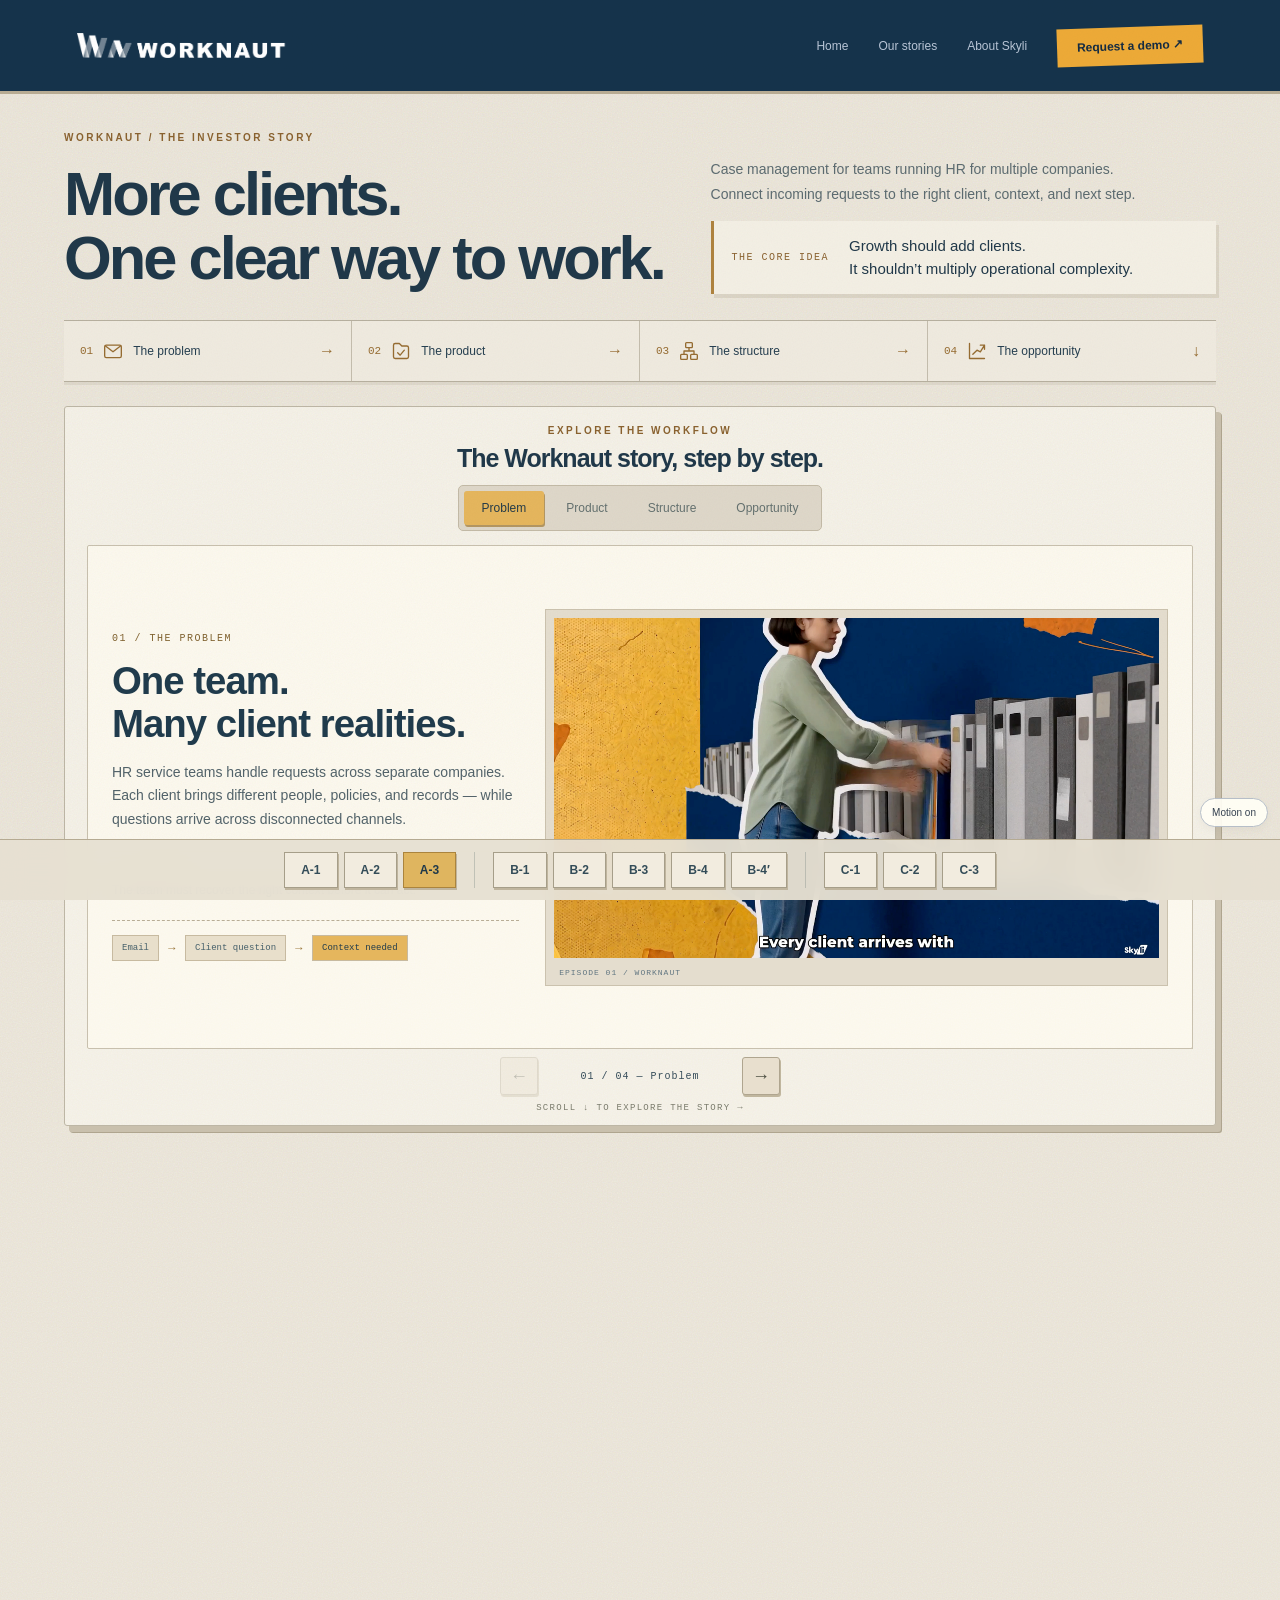
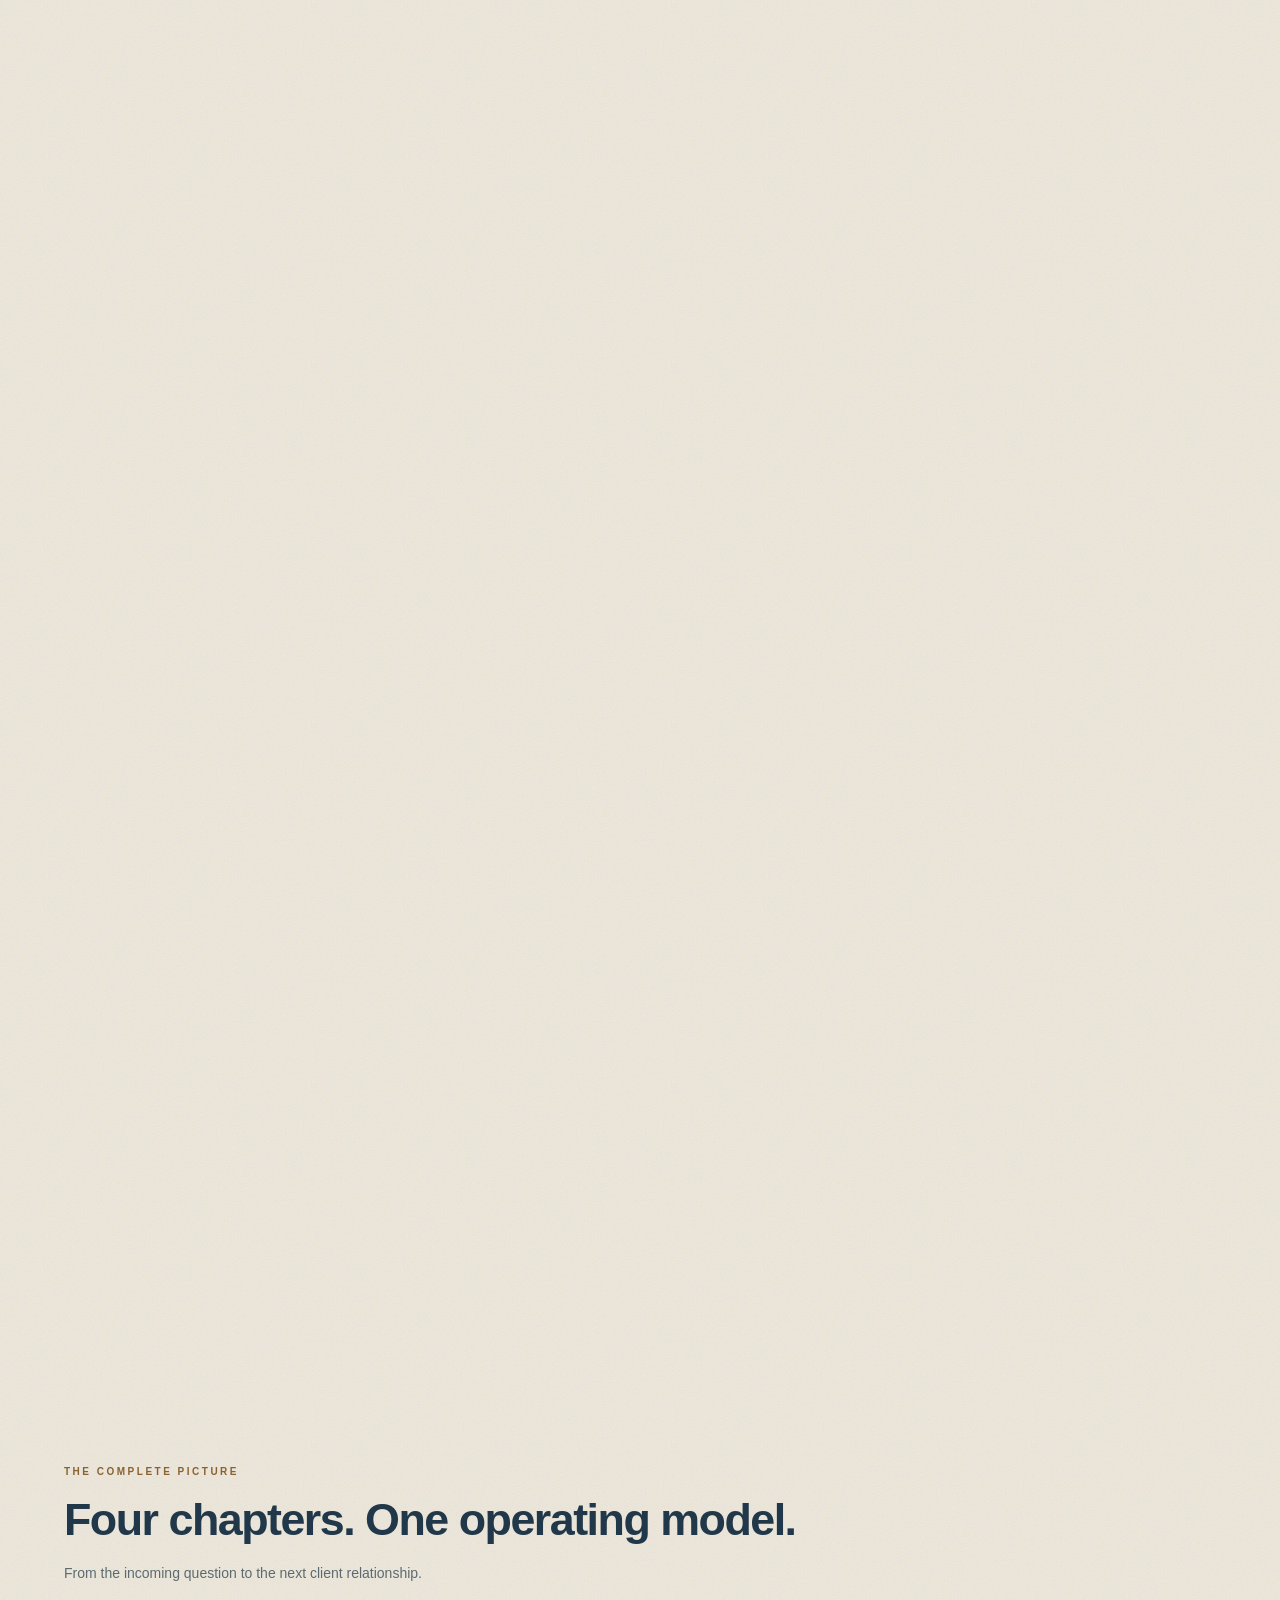
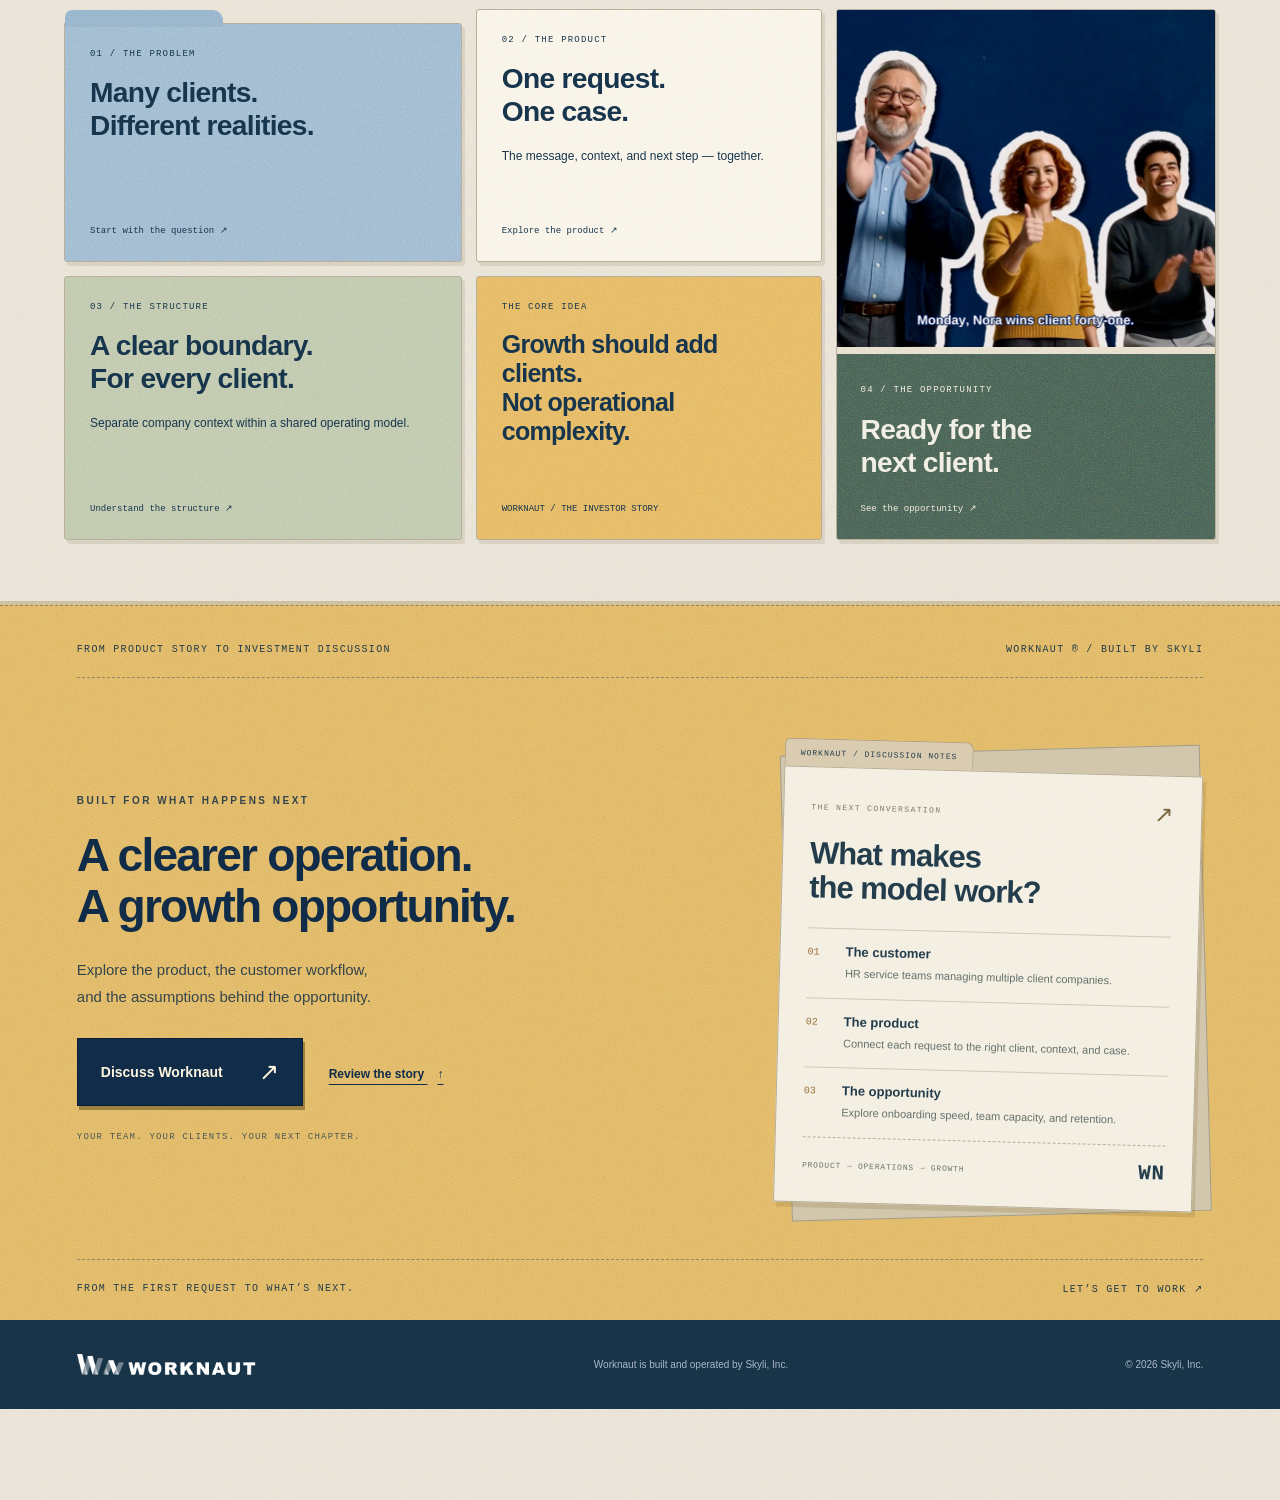
<file: concept-3.html>
<!doctype html>
<html lang="en">
<head><meta charset="utf-8"><meta name="viewport" content="width=device-width,initial-scale=1"><title>Worknaut — A-3</title>
<style>
*{box-sizing:border-box}body{margin:0;background:#f6f7fa;color:#142943;font-family:Arial,Helvetica,sans-serif;-webkit-font-smoothing:antialiased}header{height:84px;background:#0b1727;color:white;display:flex;align-items:center;justify-content:space-between;padding:0 6vw}.brand{font-size:17px;font-weight:800;letter-spacing:1.6px}.brand b{font-family:Georgia,serif;font-size:30px;margin-right:9px}nav{display:flex;align-items:center;gap:30px;font-size:12px;color:#b9c6d7}nav span:last-child{border:1px solid #526781;border-radius:30px;padding:12px 20px;color:white}.intro{max-width:1320px;margin:auto;padding:74px 5vw 38px;display:flex;justify-content:space-between;align-items:end}.eyebrow,.episode-label{font-size:10px;font-weight:700;letter-spacing:2.5px;text-transform:uppercase;color:#4478ba}.intro h1{font-size:clamp(30px,4vw,54px);letter-spacing:-2px;font-weight:500;margin:17px 0 0}.intro p{font-size:13px;color:#758294;line-height:1.7;max-width:245px;margin:0}.episodes{max-width:1320px;margin:auto;padding:0 5vw}.episode{display:grid;grid-template-columns:0.8fr 1.35fr;gap:7%;align-items:center;padding:65px 0 80px;border-bottom:1px solid #dce2e9}.episode:nth-child(even){grid-template-columns:1.35fr .8fr}.episode:nth-child(even) .copy{order:2}.episode:nth-child(even) figure{order:1}.episode-label{display:flex;align-items:center;gap:14px}.episode-label:before{content:'';width:25px;height:1px;background:#4478ba}h2{font-size:clamp(30px,3.3vw,46px);font-weight:500;line-height:1.12;letter-spacing:-1.7px;margin:23px 0}.copy p{font-size:14px;line-height:1.85;color:#738093;max-width:330px}.meta{font-size:10px;letter-spacing:1.4px;color:#98a3b0;margin-top:32px}figure{margin:0}.still{aspect-ratio:16/9;border-radius:10px;background:radial-gradient(ellipse at 75% 20%,#284971 0,transparent 62%),linear-gradient(130deg,#13263c,#08131f);position:relative;overflow:hidden;display:flex;align-items:center;justify-content:center;color:#879bb3;border:1px solid #32455b}.episode:nth-child(2) .still{background:radial-gradient(ellipse at 25% 40%,#46535d,transparent 70%),#162333}.episode:nth-child(3) .still{background:radial-gradient(ellipse at 80% 20%,#36586d,transparent 70%),#122435}.episode:nth-child(4) .still{background:radial-gradient(ellipse at 30% 30%,#42576b,transparent 70%),#0b1b2c}.frame-label{position:absolute;top:20px;left:22px;font-size:9px;letter-spacing:2px}.frame-number{position:absolute;bottom:-18px;right:16px;font-size:155px;font-weight:700;letter-spacing:-12px;color:#ffffff05}.placeholder{text-align:center;font-size:11px;letter-spacing:1px}.placeholder i{display:block;width:36px;height:26px;border:1px solid #718398;margin:0 auto 13px;border-radius:3px;position:relative}.placeholder i:after{content:'';position:absolute;inset:7px;border:1px solid #718398}.placeholder small{display:block;font-size:9px;margin-top:9px;color:#627990;letter-spacing:2px}figcaption{display:flex;justify-content:space-between;margin-top:14px;font-size:9px;letter-spacing:1.3px;color:#8e9aa8}.ending{text-align:center;padding:88px 24px 92px}.ending h2{font-size:32px}.ending p{font-size:13px;color:#798696}footer{background:#0b1727;color:#aab8ca;padding:34px 6vw;display:flex;justify-content:space-between;align-items:center}footer small{font-size:10px}@media(min-width:1500px){.episode{padding-top:85px;padding-bottom:100px}}@media(max-width:700px){header{height:70px}nav span:not(:last-child){display:none}.intro{display:block;padding-top:45px}.intro p{margin-top:22px;max-width:100%}.episode,.episode:nth-child(even){grid-template-columns:1fr;gap:25px;padding:40px 0}.episode:nth-child(even) .copy,.episode:nth-child(even) figure{order:initial}.copy p{max-width:100%}h2{margin:18px 0}.meta{margin-top:20px}footer{gap:25px;align-items:start;flex-direction:column}}

/* Paper collage art direction, matched to the supplied films. */
body{background:#082b50;color:#f2eddf;background-image:radial-gradient(#ffffff10 .7px,transparent .8px);background-size:4px 4px}body:before{content:'';position:fixed;inset:0;pointer-events:none;z-index:10;opacity:.12;background:url("assets/grain.svg");mix-blend-mode:soft-light}header{background:transparent;border-bottom:1px solid #ffffff30;height:94px}nav span:last-child{background:#edaa37;border:0;border-radius:0;color:#142b42;font-weight:bold;transform:rotate(-2deg)}.intro{padding-top:65px;padding-bottom:30px}.intro h1{font-weight:900;text-transform:uppercase;font-size:clamp(34px,4.7vw,66px);max-width:750px;line-height:.96;letter-spacing:-3px}.intro p{color:#c7d0d6}.eyebrow{color:#eeb247}.episode{border-bottom:1px dashed #d8dfdd45;padding-top:75px;padding-bottom:85px;gap:6%}.episode-label{display:inline-flex;background:#edac3d;color:#092b4e;font-family:monospace;padding:10px 14px;font-size:12px;letter-spacing:1px;transform:rotate(-3deg)}.episode-label:before{display:none}h2{font-weight:900;letter-spacing:-1.5px}.copy p{color:#c8d3dc}.meta{color:#e7b04d;font-family:monospace}.episode figure{transform:rotate(1.2deg);position:relative;background:#eae5d8;padding:9px 9px 13px;box-shadow:8px 12px 0 #001b3680;clip-path:polygon(0 1%,12% 0,24% 1%,37% 0,51% 1%,65% 0,79% 1%,100% 0,99.5% 28%,100% 55%,99.3% 78%,100% 99%,85% 100%,70% 99%,55% 100%,40% 99%,25% 100%,10% 99%,0 100%,.5% 74%,0 48%,.5% 22%)}.episode:nth-child(even) figure{transform:rotate(-1.2deg)}.still{border:0;border-radius:0;display:block;background:#082b50!important;overflow:hidden}.still img{display:block;width:100%;height:100%;object-fit:contain;aspect-ratio:16/9}figcaption{color:#233e57;font-family:monospace;font-size:9px;padding:0 5px;margin-top:12px}.ending{background:#eab044;color:#102c48;clip-path:polygon(0 3%,7% 0,15% 2%,25% 0,34% 3%,45% 1%,55% 3%,68% 0,80% 2%,90% 0,100% 3%,100% 100%,0 100%);margin-top:40px}.ending .eyebrow,.ending p{color:#34454c}.ending h2{font-size:clamp(32px,4vw,54px);font-weight:900}footer{background:#071f36}@media(max-width:700px){.intro h1{letter-spacing:-1.5px}.episode{padding:45px 0}.episode figure{margin:0 3px}.intro{padding-top:40px}header{height:75px}}
</style><style>
body{padding-bottom:86px}.concept-switcher{position:fixed;bottom:0;left:0;right:0;z-index:20;display:flex;justify-content:center;align-items:center;gap:10px;padding:16px 20px;background:#071f36f5;border-top:1px solid #eab04466;backdrop-filter:blur(12px)}.concept-switcher .switch-label{font:10px monospace;letter-spacing:2px;color:#b7c6d4;margin-right:16px}.concept-switcher a{display:block;padding:12px 24px;border:1px solid #63758a;color:#efe9db;text-decoration:none;font-size:13px;font-weight:700;transition:background .15s,color .15s}.concept-switcher a:hover{background:#284763}.concept-switcher a[aria-current="page"]{background:#eab044;color:#102c48;border-color:#eab044}.concept-switcher a:focus-visible{outline:3px solid white;outline-offset:4px}.pending{min-height:calc(100vh - 280px);display:flex;flex-direction:column;align-items:center;justify-content:center;padding:65px 24px;text-align:center}.pending h1{font-size:clamp(40px,7vw,80px);margin:20px 0;letter-spacing:-2px}.pending p{color:#c8d3dc;line-height:1.8}.pending>a{color:#edac3d;margin-top:20px}@media(max-width:550px){.concept-switcher{gap:8px;padding:14px 12px}.concept-switcher .switch-label{display:none}.concept-switcher a{padding:12px 20px}}
</style><style>
/* Keep the entire footer above the fixed concept navigation. */
html{scroll-padding-bottom:140px}
body{padding-bottom:calc(130px + env(safe-area-inset-bottom, 0px))}
.concept-switcher{padding-bottom:calc(16px + env(safe-area-inset-bottom, 0px))}
@media(max-width:550px){.concept-switcher{padding-bottom:calc(14px + env(safe-area-inset-bottom, 0px))}}
</style><style>
/* In-flow sticky navigation reserves its own height, including wrapped content. */
body{padding-bottom:0}
.concept-switcher{position:sticky;bottom:0;left:auto;right:auto;width:100%;margin-top:32px}
footer{position:relative;flex-shrink:0}
</style><style>
.ending{padding:65px max(6vw,24px) 30px;text-align:left;background-color:#eab044;background-image:url('assets/grain.svg');background-blend-mode:soft-light;position:relative}.cta-topline,.cta-bottomline{display:flex;justify-content:space-between;gap:20px;font:10px monospace;letter-spacing:1.3px;color:#243c49}.cta-topline{padding-bottom:22px;border-bottom:1px dashed #102c4860}.cta-layout{max-width:1120px;margin:55px auto;display:grid;grid-template-columns:1.4fr 1fr;gap:30px;align-items:center}.ending h2{font-size:clamp(44px,5.5vw,76px);line-height:1.02;letter-spacing:-3px;margin:24px 0}.ending h2>span{position:relative;z-index:0}.ending h2>span:after{content:'';position:absolute;bottom:0;left:0;width:100%;height:7px;background:#b95322;transform:rotate(-2deg);z-index:-1}.ending .cta-copy p{font-size:15px;line-height:1.8}.cta-actions{display:flex;align-items:center;gap:26px;flex-wrap:wrap;margin-top:30px}.cta-primary{border:1px solid #102c48;background:#102c48;color:#fff5df;padding:19px 23px;font:700 14px Arial;box-shadow:4px 4px 0 #f5e5bf;display:flex;gap:36px;align-items:center}.cta-primary span{font-size:24px;font-weight:400}.cta-secondary{font-size:12px;color:#102c48;text-underline-offset:6px;font-weight:bold}.cta-secondary span{margin-left:10px}.cta-secondary:focus-visible{outline:2px solid #102c48;outline-offset:6px}.cta-note{font:9px monospace;letter-spacing:1.2px;margin-top:24px;opacity:.7}.cta-art{position:relative;min-height:280px;display:flex;align-items:center;justify-content:center;flex-direction:column}.cta-stamp{background:#eee8d8;padding:28px 35px;color:#102c48;font-size:48px;font-weight:900;line-height:.92;letter-spacing:-2px;transform:rotate(8deg);box-shadow:6px 8px 0 #102c4825;border:2px solid #102c48}.cta-stamp span{display:block;font:10px monospace;letter-spacing:3px;margin-top:18px;border-top:1px dashed;padding-top:12px}.cta-arrow{position:absolute;left:-35px;bottom:-12px;width:180px;color:#a94721}.cta-scribble{font:italic 20px Georgia;transform:rotate(-7deg);margin-top:32px}.cta-bottomline{border-top:1px dashed #102c4860;padding-top:23px}@media(max-width:700px){.cta-layout{grid-template-columns:1fr;margin:35px 0}.cta-art{display:none}.ending h2{letter-spacing:-2px}.cta-topline,.cta-bottomline{font-size:8px;line-height:1.6}.cta-topline span:last-child{max-width:110px;text-align:right}.cta-actions{gap:22px}.ending{padding-top:50px}}
</style><style>
.mail-prop{margin-top:25px;background:#f5f1e8;color:#17334d;border:1px solid #d9d2c2;box-shadow:5px 6px 0 #001c3670;text-align:left;max-width:340px;transform:rotate(-1deg);font-family:Arial,sans-serif}.mail-bar{display:flex;align-items:center;justify-content:space-between;padding:13px 16px;border-bottom:1px solid #d6d1c7;background:#e7e5df;font-size:12px}.mail-bar strong{display:flex;align-items:center;gap:8px}.mail-icon{width:17px;height:12px;border:1.5px solid currentColor;display:inline-block;position:relative;overflow:hidden}.mail-icon:after{content:'';position:absolute;width:10px;height:10px;border-bottom:1px solid;border-right:1px solid;transform:rotate(45deg);top:-7px;left:2px}.mail-count{background:#b64b2e;color:white;border-radius:20px;padding:3px 7px;font:bold 10px monospace}.mail-row{padding:13px 16px;border-bottom:1px solid #ded9cd}.mail-row:last-child{border-bottom:0}.mail-sender{display:flex;justify-content:space-between;gap:10px;font-size:10px;font-weight:700}.mail-sender time{color:#7c858a;font-weight:400;font-size:9px}.mail-subject{font-size:12px;font-weight:700;margin:7px 0 5px}.mail-preview{font-size:10px;color:#7a8183;line-height:1.5}.mail-tag{display:inline-block;background:#edb247;padding:3px 6px;font:8px monospace;letter-spacing:.4px;margin-top:8px}.mail-tag.blue{background:#d4dfe8;color:#234f70}.mail-tag.green{background:#dce4ce;color:#425c3d}.mail-detail{transform:rotate(1deg)}.mail-detail .mail-row{padding:15px 16px}.mail-attachment{display:flex;gap:8px;align-items:center;border:1px dashed #b9b4a8;padding:9px;margin-top:12px;font-size:9px}.mail-prop-label{font:8px monospace;letter-spacing:1.1px;color:#8998a7;margin-top:10px}.mail-window-dots{letter-spacing:3px;color:#929894;font-size:10px}.mail-reply{border-top:1px solid #ddd6c9;padding:10px 16px;font-size:9px;color:#586a79}@media(max-width:700px){.mail-prop{max-width:100%;transform:none}}
</style><style>
/* Episode labels: torn masking tape on the navy paper. */
.episode-label{position:relative;isolation:isolate;display:inline-flex;overflow:visible;background:transparent;color:#172c3e;padding:13px 27px 12px;font-family:'Courier New',monospace;font-size:13px;font-weight:700;letter-spacing:1.3px;transform:rotate(-3deg);border:0;box-shadow:none}
.episode-label:before{content:'';display:block;position:absolute;inset:0;z-index:-1;width:auto;height:auto;background-color:#e6b85c;background-image:linear-gradient(90deg,#f4d88b55,transparent 12%,#ffe6a326 48%,transparent 85%,#f4d88b55),url('assets/grain.svg');background-blend-mode:normal,soft-light;opacity:.94;clip-path:polygon(2% 0,16% 3%,34% 0,52% 2%,74% 0,97% 2%,95% 13%,100% 24%,96% 36%,99% 49%,95% 63%,99% 76%,96% 87%,98% 100%,79% 97%,61% 100%,43% 98%,22% 100%,1% 97%,4% 84%,0 72%,3% 58%,0 44%,4% 30%,1% 17%);box-shadow:inset 0 1px 0 #fff3c966,inset 0 -2px 3px #80581333}
.episode-label:after{content:'';position:absolute;inset:5px 13px;pointer-events:none;border-top:1px solid #fff1bf30;border-bottom:1px solid #8d67221c;transform:rotate(.7deg)}
.episode:nth-child(even) .episode-label{transform:rotate(2deg)}
.episode:nth-child(3) .episode-label{transform:rotate(-1.5deg)}
</style><style>
/* Raised tape: cast shadow stays outside the torn silhouette. */
.episode-label{filter:drop-shadow(0 2px 1px #00132680) drop-shadow(3px 7px 4px #00132666);margin-bottom:4px}
.episode-label:before{opacity:1;background-color:#edc16e;box-shadow:inset 0 2px 1px #fff3ceaa,inset 0 -2px 2px #99692370;background-image:linear-gradient(175deg,#fff3c94d 0%,transparent 38%,#8f61151c 75%,#ffedb836 100%),url('assets/grain.svg')}
.episode-label:after{inset:3px 12px;border-top:1px solid #fff5d58c;border-bottom:1px solid #9c6f3240;transform:rotate(.7deg)}
</style><style>
.mail-compose{border-radius:10px;overflow:hidden;background:#f9f6ef;box-shadow:0 1px 0 #ffffffcc inset,3px 5px 0 #001c3640,7px 14px 24px #00162b55}.mail-compose .mail-bar{background:#e9e7e0;padding:14px}.compose-address{display:flex;align-items:center;flex-wrap:wrap;gap:7px;padding:11px 14px;border-bottom:1px solid #dfdcd4;font-size:10px}.compose-address>small{color:#7c8589;width:25px}.recipient-chip{display:inline-flex;align-items:center;gap:5px;border-radius:20px;background:#e7e9e5;padding:4px 7px;font-size:9px}.recipient-chip i{display:grid;place-items:center;width:18px;height:18px;border-radius:50%;background:#c9d9d8;font:bold 7px Arial;font-style:normal;color:#285261}.recipient-chip em{font-style:normal;color:#929c9e}.compose-cc{margin-left:auto;font-size:8px;color:#828c90}.compose-body{padding:15px 14px}.compose-body p{font-size:11px!important;line-height:1.7!important;color:#6c7b82!important;margin:10px 0!important}.compose-files{display:flex;gap:6px;flex-wrap:wrap;margin-top:15px}.compose-file{display:flex;align-items:center;gap:7px;background:#eaeae4;border:1px solid #deded5;border-radius:5px;padding:8px;flex:1;min-width:112px}.compose-file>span{font:bold 8px monospace;color:#a94831;border:1px solid #b8654d;padding:5px 3px;background:#fff9ee}.compose-file:nth-child(2)>span{color:#4c765c;border-color:#6e9078}.compose-file strong{display:block;font-size:8px;color:#344f5d}.compose-file small{font-size:8px;color:#8e9695}.compose-tools{padding:10px 14px;border-top:1px solid #dedbd2;color:#6d7c82;font-size:12px;word-spacing:10px}.compose-bottom{display:flex;align-items:center;gap:12px;padding:11px 14px;border-top:1px solid #dedbd2;background:#f2efe7}.compose-send{display:inline-flex;gap:17px;background:#123d61;color:#fff6e6;padding:9px 13px;border-radius:4px;font-size:10px;font-weight:bold;box-shadow:0 2px 2px #00224425}.compose-bottom small{font-size:8px;color:#8a9497}.compose-welcome{background:#e8e3d5;border:1px dashed #c6bdab;text-align:center;padding:15px 8px;margin-bottom:15px}.compose-welcome b{display:block;font-size:17px;color:#193a54;letter-spacing:-.5px}.compose-welcome span{display:block;font:8px monospace;letter-spacing:1px;margin-top:6px;color:#7d8078}
</style><style>
/* Matte layers: physical offsets rather than gloss or reflected highlights. */
.episode-label{filter:drop-shadow(2px 4px 0 #001a3080)}
.episode-label:before{background-color:#e6b85c;background-image:url('assets/grain.svg');background-blend-mode:soft-light;box-shadow:none}
.episode-label:after{display:none}
.mail-compose{box-shadow:5px 7px 0 #001b3680;border:1px solid #bcb9ae}
.recipient-chip{background:#e5e7df;border:1px solid #b6c1be;box-shadow:1px 2px 0 #b8c1b8}
.compose-files{gap:11px;margin-top:18px;padding:0 4px 5px 0}
.compose-file{position:relative;background:#f2eee3;border:1px solid #a7a99e;border-radius:3px;box-shadow:3px 4px 0 #b7b9aa;padding:10px 8px;transform:translateY(-2px)}
.compose-file>span{background:#f4e1ce;border:1px solid #a66248;border-radius:1px;box-shadow:2px 2px 0 #c7a38b;padding:7px 4px}
.compose-file:nth-child(2)>span{background:#dbe4cf;border-color:#6b8560;box-shadow:2px 2px 0 #aab99a}
.compose-bottom{gap:17px;padding-top:14px;padding-bottom:16px}
.compose-send{background:#173e59;border:1px solid #08283e;border-radius:3px;box-shadow:0 4px 0 #08283e,2px 5px 0 #bac0b4;padding:10px 14px;transform:translateY(-2px)}
.compose-send>span{padding-left:10px;border-left:1px solid #70838b}
.mail-attachment{background:#f1ecdf;border:1px solid #aeb0a3;box-shadow:3px 4px 0 #c3c2b3;transform:translateY(-2px)}
.cta-primary{background:#102c48;border:1px solid #082137;box-shadow:0 5px 0 #061e34,4px 7px 0 #b18033;transform:translateY(-2px)}
</style><style>
/* Tighter stacking: the video follows the story, before supporting email props. */
@media(min-width:701px) and (max-width:1050px){
.episode,.episode:nth-child(even){gap:4%;padding-top:42px;padding-bottom:46px;align-items:start}
.episode figure{margin-top:48px}
h2{font-size:32px}.copy p{font-size:13px;line-height:1.65}
}
@media(max-width:700px){
.episode,.episode:nth-child(even){display:flex;flex-direction:column;align-items:stretch;gap:0;padding:28px 0 32px}
.episode .copy{display:contents}
.episode .episode-label{order:0;align-self:flex-start;margin:0 0 12px}
.episode .copy h2{order:1;font-size:30px;line-height:1.1;margin:0 0 10px}
.episode .copy>p{order:2;font-size:13px;line-height:1.6;margin:0 0 14px;max-width:none}
.episode .copy>.meta{order:3;margin:0 0 12px;font-size:9px}
.episode figure,.episode:nth-child(even) figure{order:4;margin:0 3px;transform:none}
.episode .still{aspect-ratio:16/9;height:auto}
.episode .still img{width:100%;height:auto;aspect-ratio:16/9;object-fit:contain}
.episode figcaption{margin-top:8px;font-size:8px}
.episode .mail-prop{order:5;width:100%;max-width:none;margin-top:18px;transform:none}
.episode .mail-prop-label{order:6;margin-top:8px;font-size:7px}
.mail-row,.mail-detail .mail-row{padding:10px 12px}
.compose-body{padding:10px 12px}.compose-body p{margin:7px 0!important}
.compose-address{padding:8px 12px}.compose-tools{padding:7px 12px}
.compose-bottom{padding:10px 12px 13px}.compose-files{margin-top:10px}
.compose-welcome{padding:10px 8px;margin-bottom:10px}
.intro{padding-bottom:16px}.ending{margin-top:20px}
}
</style><style>
.brand{display:flex;align-items:center;flex-shrink:0}
.brand-logo{display:block;width:210px;max-width:100%;height:auto;object-fit:contain}
footer .brand-logo{width:180px}
@media(max-width:550px){header .brand-logo{width:155px}header{gap:16px}header nav{gap:0}header nav span:last-child{font-size:10px;padding:10px 12px}footer .brand-logo{width:170px}}
</style><style>
/* Hero uses explicit columns and intentional title lines. */
.intro{display:grid;grid-template-columns:minmax(0,1fr) 245px;align-items:end;gap:32px;width:100%;padding-top:64px;padding-bottom:36px}
.intro>div{min-width:0}
.intro h1{font-size:clamp(36px,4.5vw,64px);line-height:1.04;letter-spacing:-.045em;max-width:none;margin:18px 0 0;overflow-wrap:normal;word-break:normal}
.intro h1>span{display:block;white-space:nowrap}
.intro .eyebrow{line-height:1.6;letter-spacing:2px}
.intro>p{width:auto;max-width:245px;margin:0;line-height:1.75;font-size:13px}
@media(max-width:1000px){.intro{grid-template-columns:minmax(0,1fr);gap:22px;padding-top:48px;padding-bottom:24px}.intro h1{font-size:clamp(36px,7.2vw,64px)}.intro>p{max-width:440px;margin:0}}
@media(max-width:550px){.intro{padding-top:34px;padding-bottom:20px;gap:18px}.intro h1{font-size:clamp(28px,8.3vw,44px);letter-spacing:-.04em;line-height:1.08;margin-top:14px}.intro .eyebrow{font-size:9px;letter-spacing:1.3px}.intro>p{font-size:12px;line-height:1.7}.intro>p br{display:none}}
</style><style>
body{background:#0b2945;background-image:none}.investor-hero{max-width:1188px;margin:auto;padding:76px 0 44px;position:relative}.investor-hero h1{font-size:clamp(40px,5.5vw,76px);line-height:1.04;letter-spacing:-3px;margin:22px 0;font-weight:800}.investor-hero>p{font-size:16px;line-height:1.8;color:#c7d4df;max-width:670px}.investment-thesis{margin-top:32px;padding:20px 24px;border-left:3px solid #eab044;background:#ffffff07;display:flex;gap:35px;align-items:center}.investment-thesis>span{font:10px monospace;letter-spacing:1.5px;color:#eab044;flex-shrink:0}.investment-thesis strong{font-size:19px;line-height:1.5;font-weight:500}.story-map{max-width:1188px;margin:0 auto 20px;display:grid;grid-template-columns:repeat(4,minmax(0,1fr));gap:0;border-top:1px solid #52677b;border-bottom:1px solid #52677b}.story-map a{display:flex;align-items:center;gap:10px;color:#e2e9ed;padding:20px 16px;font-size:12px;text-decoration:none;border-right:1px solid #52677b}.story-map a:last-child{border-right:0}.story-map b{font:11px monospace;color:#eab044}.story-map a span{margin-left:auto;color:#eab044}.story-map a:hover{background:#ffffff0c}.story-map a:focus-visible{outline:2px solid #eab044;outline-offset:3px}.investor-stories{max-width:1320px}.investor-step,.investor-step:nth-child(even){grid-template-columns:1fr 1.2fr;gap:6%;padding:62px 0;align-items:center;scroll-margin-top:30px}.investor-step:nth-child(even) .copy{order:0}.investor-step:nth-child(even) figure{order:1}.step-label{font:10px monospace;letter-spacing:1.8px;color:#eab044}.investor-step h2{font-size:clamp(30px,3.2vw,44px);font-weight:700;line-height:1.14;letter-spacing:-1.5px}.investor-step .copy>p{max-width:430px;font-size:14px;line-height:1.8;color:#cbd6df}.investor-step figure,.investor-step:nth-child(even) figure{transform:none;clip-path:none;padding:7px;background:#ebe7dc;border-radius:3px;box-shadow:none;margin-top:0}.story-takeaway{margin-top:24px;padding-top:17px;border-top:1px solid #52677b}.story-takeaway small{display:block;font:9px monospace;letter-spacing:1.4px;color:#eab044;text-transform:uppercase;margin-bottom:9px}.story-takeaway strong{display:block;font-size:14px;line-height:1.6;font-weight:500;color:#f1eee5;max-width:430px}.cta-art{display:none}.cta-layout{grid-template-columns:1fr}.ending{clip-path:none}.ending h2>span:after{display:none}.ending h2{font-size:clamp(32px,4.5vw,58px)}
@media(max-width:1320px){.investor-hero,.story-map{margin-left:5vw;margin-right:5vw}}
@media(max-width:700px){.investor-hero{padding:40px 0 28px}.investor-hero h1{font-size:clamp(34px,8.4vw,55px);letter-spacing:-1.5px}.investor-hero>p{font-size:13px}.investor-hero>p br{display:none}.investment-thesis{display:block;padding:17px}.investment-thesis strong{display:block;font-size:16px;margin-top:12px}.story-map{grid-template-columns:repeat(2,minmax(0,1fr))}.story-map a{padding:15px 10px;font-size:10px}.story-map a:nth-child(2){border-right:0}.story-map a:nth-child(-n+2){border-bottom:1px solid #52677b}.investor-step,.investor-step:nth-child(even){display:flex;gap:20px;padding:32px 0}.investor-step .copy{display:block}.investor-step .copy h2{margin:15px 0}.investor-step .copy>p{font-size:13px}.investor-step figure{margin:0}.story-takeaway{margin-top:18px}.investor-step h2{font-size:30px}}
</style><style>
/* Continuous story rail: each numbered stop connects to the next. */
.investor-stories{position:relative;counter-reset:story-step;padding-left:calc(5vw + 42px)}
.investor-step{position:relative;counter-increment:story-step;isolation:isolate}
.investor-step:before{content:'';position:absolute;left:-30px;top:0;bottom:0;width:1px;background:#b99b5c80;z-index:-1}
.investor-step:first-child:before{top:65px}
.investor-step:last-child:before{bottom:auto;height:65px}
.investor-step:after{content:'0' counter(story-step);position:absolute;left:-45px;top:49px;width:30px;height:30px;display:grid;place-items:center;border:1px solid #eab044;background:#0b2945;color:#eab044;border-radius:50%;font:10px 'Courier New',monospace;box-shadow:0 0 0 6px #0b2945}
.investor-step .step-label{position:relative}
.investor-step .step-label:before{content:'';position:absolute;left:-22px;top:50%;width:15px;height:1px;background:#b99b5c80}
@media(max-width:700px){.investor-stories{padding-left:calc(5vw + 29px)}.investor-step:before{left:-20px}.investor-step:after{left:-32px;top:27px;width:24px;height:24px;font-size:9px;box-shadow:0 0 0 4px #0b2945}.investor-step:first-child:before{top:40px}.investor-step:last-child:before{height:40px}.investor-step .step-label:before{left:-12px;width:8px}.investor-step .step-label{font-size:9px;letter-spacing:1px}}
</style><style>
.story-icon{width:48px;height:48px;display:grid;place-items:center;background:#eab04412;color:#edbd65;border:1px solid #b99b5c70;border-radius:8px;margin-bottom:19px}
.story-icon svg{width:27px;height:27px}
.story-map a>svg{width:20px;height:20px;flex-shrink:0;color:#edbd65}
.story-takeaway small{display:flex;align-items:center;gap:7px}
.story-takeaway small svg{width:16px;height:16px;flex-shrink:0}
.investor-step .step-label:before{display:none}
@media(max-width:1000px){.story-map a{gap:7px;padding-left:10px;padding-right:10px}.story-map a>svg{width:17px;height:17px}}
@media(max-width:700px){.story-icon{width:40px;height:40px;margin-bottom:14px;border-radius:6px}.story-icon svg{width:23px;height:23px}.story-map a{gap:6px}.story-map a>svg{width:16px;height:16px}}
</style><style>
.email-flow{max-width:1188px;margin:48px auto 22px;padding:35px 40px 20px;border:1px solid #546c7e;background:#ffffff04;border-radius:10px}.email-flow-heading h2{font-size:clamp(27px,3vw,39px);line-height:1.17;font-weight:700;letter-spacing:-1px;margin:15px 0}.email-flow-heading>p{color:#bfcfdb;font-size:13px;line-height:1.7;max-width:600px}.email-flow-track{display:grid;grid-template-columns:minmax(0,1.2fr) 55px minmax(0,1fr);align-items:center;margin-top:28px;gap:12px}.incoming-mail{background:#f3f1e9;color:#18354c;border:1px solid #c8ceca;border-radius:8px;overflow:hidden;box-shadow:4px 5px 0 #001b3655}.incoming-mail-top{display:flex;align-items:center;gap:10px;background:#e7e9e3;padding:14px 18px;border-bottom:1px solid #ccd0c8;font-size:13px}.envelope-mark{font-size:24px;line-height:1}.unread-label{margin-left:auto;background:#eab044;padding:5px 7px;border-radius:3px;font:8px monospace;letter-spacing:1px}.email-address{display:flex;align-items:center;gap:12px;padding:10px 18px 0;font-size:11px}.email-address>span{width:30px;color:#78858a}.email-address time{margin-left:auto;color:#78858a;font-size:9px}.email-letter{padding:20px 18px}.email-letter>small{font:8px monospace;letter-spacing:1px;color:#7b898b}.email-letter h3{font-size:19px;line-height:1.3;margin:7px 0 13px;letter-spacing:-.3px}.email-letter p{font-size:12px;line-height:1.8;color:#61717b;margin:0}.email-file{display:inline-block;margin-top:17px;font-size:10px;background:#e6e7df;padding:10px;border:1px solid #c4cabe;border-radius:3px;box-shadow:2px 2px 0 #c3c7ba}.email-reply-line{padding:12px 18px;border-top:1px solid #d4d8d0;font-size:10px;color:#647781}.email-reply-line>span{margin-left:20px}.flow-connector{font-size:36px;color:#eab044;text-align:center}.email-case{padding:26px 24px;background:#153750;border:1px solid #607b88;border-radius:8px}.case-kicker{font:9px monospace;letter-spacing:1.5px;color:#eab044}.email-case h3{font-size:26px;line-height:1.2;margin:14px 0 20px;letter-spacing:-.6px}.email-case dl{margin:0}.email-case dl>div{display:grid;grid-template-columns:70px 1fr;gap:10px;padding:12px 0;border-top:1px solid #456174;font-size:11px;line-height:1.5}.email-case dt{color:#92adbf}.email-case dd{margin:0;color:#e4e9e9}.case-outcome{margin-top:18px;padding:12px;background:#eab044;color:#18354c;font-size:11px;font-weight:bold}.case-outcome>span{margin-right:8px}.email-flow-caption{font:8px monospace;letter-spacing:1px;color:#93a9ba;margin:20px 0 0}
@media(max-width:1320px){.email-flow{margin-left:5vw;margin-right:5vw}}@media(max-width:700px){.email-flow{padding:24px 17px 18px;margin-top:28px}.email-flow-track{grid-template-columns:1fr;gap:12px;margin-top:20px}.flow-connector{transform:rotate(90deg);font-size:28px}.email-case{padding:20px}.email-letter h3{font-size:18px}.email-flow-heading>p{font-size:12px}.email-flow-heading h2{font-size:27px}}
</style><style>
/* Reset header CTA styles inherited by navigation arrow spans. */
.story-map a>span:last-child{display:inline;background:none;border:0;border-radius:0;padding:0;margin-left:auto;color:#eab044;transform:none;box-shadow:none;font-size:16px;font-weight:400;line-height:1;flex-shrink:0}
</style><style>
.workflow-deck{max-width:1188px;margin:45px auto;padding:32px 24px 22px;text-align:center;overflow:hidden;border:1px solid #526b7d;border-radius:12px;background:#ffffff04}.workflow-deck h2{font-size:clamp(25px,3vw,36px);letter-spacing:-1px;margin:15px 0 24px}.deck-tabs{display:inline-flex;background:#061f35;border:1px solid #3e596e;border-radius:30px;padding:5px;gap:4px}.deck-tabs button{border:0;border-radius:22px;background:transparent;color:#bacbd7;padding:10px 18px;font-size:12px;cursor:pointer}.deck-tabs button[aria-selected=true]{background:#eab044;color:#15344d}.deck-stage{position:relative;height:330px;max-width:720px;margin:25px auto 0;perspective:1100px;touch-action:pan-y}.workflow-card{position:absolute;top:20px;left:50%;width:310px;min-height:260px;margin-left:-155px;text-align:left;background:#f0eee5;border:1px solid #c6c9c2;border-radius:12px;padding:24px;color:#17364e;box-shadow:0 12px 0 #00182c33;transition:transform .45s ease,opacity .45s ease;cursor:pointer;transform:translateX(calc(var(--offset)*115px)) translateZ(calc(var(--depth)*-100px)) rotateY(calc(var(--offset)*-15deg));opacity:var(--opacity);z-index:var(--layer)}.workflow-card[aria-hidden=true]{pointer-events:none}.workflow-card .deck-icon{font-size:30px;color:#9b6a12}.workflow-card small{display:block;font:9px monospace;letter-spacing:1.5px;margin-top:16px;color:#6b7d84}.workflow-card h3{font-size:24px;line-height:1.15;margin:12px 0}.workflow-card p{font-size:12px;line-height:1.7;color:#607581}.deck-card-footer{border-top:1px solid #c3cbc5;padding-top:13px;margin-top:18px;font:10px monospace;color:#29495d}.deck-controls{display:flex;justify-content:center;align-items:center;gap:22px}.deck-controls button{border:1px solid #657b8c;background:#173951;color:#eab044;width:38px;height:38px;border-radius:50%;font-size:18px;cursor:pointer}.deck-controls button:disabled{opacity:.3;cursor:default}.deck-status{font:10px monospace;letter-spacing:1px;color:#d4dfe5;min-width:160px}.workflow-deck button:focus-visible,.deck-stage:focus-visible{outline:2px solid #eab044;outline-offset:4px}@media(max-width:1320px){.workflow-deck{margin-left:5vw;margin-right:5vw}}@media(max-width:550px){.workflow-deck{padding:25px 12px 18px}.deck-tabs{display:flex}.deck-tabs button{flex:1;padding:9px 6px;font-size:10px}.workflow-card{width:240px;margin-left:-120px;padding:20px;transform:translateX(calc(var(--offset)*60px)) translateZ(calc(var(--depth)*-130px)) rotateY(calc(var(--offset)*-12deg))}.deck-stage{height:330px}.workflow-card h3{font-size:22px}}@media(prefers-reduced-motion:reduce){.workflow-card{transition:none}}
</style><style>
/* Scroll runway pins the canvas while the foreground cards travel vertically. */
.deck-scroll-runway{position:relative;height:360vh;margin:40px 0}
.deck-scroll-runway>.workflow-deck{position:sticky;top:20px;box-sizing:border-box;margin-top:0;margin-bottom:0;height:calc(100svh - 115px);min-height:470px;max-height:760px;display:flex;flex-direction:column;justify-content:center}
.deck-scroll-runway .deck-stage{width:100%;height:300px;flex-shrink:0;margin-top:18px;overflow:hidden}
.deck-scroll-runway .workflow-card{top:10px;min-height:260px;cursor:default;transition:none;will-change:transform,opacity}
.deck-scroll-runway .deck-tabs{align-self:center}
.scroll-deck-hint{font:9px monospace;letter-spacing:1.3px;color:#99afbd;margin:12px 0 0}
@media(max-width:550px){.deck-scroll-runway{height:330vh;margin:25px 0}.deck-scroll-runway>.workflow-deck{top:10px;height:calc(100svh - 95px);min-height:450px;padding-top:18px;padding-bottom:14px}.deck-scroll-runway .workflow-deck h2{font-size:23px;margin:10px 0 14px}.deck-scroll-runway .deck-stage{height:285px;margin-top:12px}.deck-scroll-runway .deck-tabs{align-self:stretch}.scroll-deck-hint{font-size:8px}}
@media(max-height:620px){.deck-scroll-runway>.workflow-deck{top:0;min-height:0;height:calc(100svh - 70px);padding-top:10px;padding-bottom:10px}.deck-scroll-runway .workflow-deck>.eyebrow,.deck-scroll-runway .workflow-deck>h2,.scroll-deck-hint{display:none}.deck-scroll-runway .deck-stage{height:calc(100svh - 190px);min-height:145px}.deck-scroll-runway .workflow-card{min-height:0;padding:12px 20px}.deck-scroll-runway .deck-icon{display:none}.deck-scroll-runway .workflow-card h3{font-size:19px;margin:8px 0}.deck-scroll-runway .workflow-card p{margin:8px 0}.deck-scroll-runway .deck-card-footer{margin-top:8px;padding-top:8px}}
@media(prefers-reduced-motion:reduce){.deck-scroll-runway{height:auto;margin:35px 0}.deck-scroll-runway>.workflow-deck{position:relative;top:auto;height:auto;min-height:0;max-height:none}.deck-scroll-runway .workflow-card{will-change:auto}.scroll-deck-hint{display:none}}
</style><style>
/* The pinned layer is the story itself, with its corresponding film still. */
.deck-scroll-runway>.workflow-deck{max-height:none;justify-content:flex-start;padding:24px 30px 18px}
.deck-scroll-runway .workflow-deck>h2{font-size:clamp(23px,2.6vw,34px);margin:12px 0 18px}
.deck-scroll-runway .deck-stage{flex:1;min-height:0;height:auto;max-width:none;margin:18px 0 10px;perspective:none}
.deck-scroll-runway .workflow-card.story-layer{left:0;top:0;margin:0;width:100%;height:100%;min-height:0;padding:24px;display:grid;grid-template-columns:minmax(0,.85fr) minmax(0,1.15fr);align-items:center;gap:28px;background:#f0eee5;overflow:auto;box-shadow:none;border-radius:8px;scrollbar-width:thin}
.story-layer-copy{text-align:left;min-width:0}.story-layer .layer-number{font:10px monospace;letter-spacing:1.5px;color:#80622f}.story-layer h3{font-size:clamp(25px,2.8vw,39px);line-height:1.13;letter-spacing:-1px;margin:15px 0}.story-layer p{font-size:13px;line-height:1.7;color:#526775;margin:0}.story-layer .layer-takeaway{margin-top:19px;padding-top:13px;border-top:1px solid #bfc7bf;font-size:12px;line-height:1.6;color:#23465d}.story-layer .layer-takeaway small{font:8px monospace;letter-spacing:1px;color:#876731;margin:0 0 7px}.story-layer figure{margin:0;min-width:0}.story-layer figure img{display:block;width:100%;height:auto;aspect-ratio:16/9;object-fit:contain;border-radius:3px}.story-layer figcaption{font:8px monospace;color:#617681;letter-spacing:1px;margin-top:10px;text-align:left}.deck-controls{flex-shrink:0}.scroll-deck-hint{margin-top:8px}
@media(max-width:700px){.deck-scroll-runway>.workflow-deck{padding:18px 14px 12px}.deck-scroll-runway .workflow-card.story-layer{grid-template-columns:1fr;gap:16px;padding:17px;align-content:start}.story-layer h3{font-size:25px;margin:9px 0}.story-layer p{font-size:12px;line-height:1.6}.story-layer .layer-takeaway{margin-top:12px;padding-top:10px;font-size:11px}.story-layer figure{max-width:420px;width:100%;margin:auto}.deck-scroll-runway .deck-stage{margin-top:12px}.deck-scroll-runway .workflow-deck>h2{font-size:21px;margin:8px 0 12px}}
@media(max-height:620px){.deck-scroll-runway>.workflow-deck{padding:10px 14px}.deck-scroll-runway .deck-stage{min-height:0}.deck-scroll-runway .workflow-card.story-layer{padding:14px}.story-layer h3{font-size:23px}.story-layer p{font-size:11px}.story-layer .layer-takeaway{margin-top:10px}}
@media(prefers-reduced-motion:reduce){.deck-scroll-runway .deck-stage{flex:none;height:560px}.deck-scroll-runway .workflow-card.story-layer{transform:none!important}.deck-scroll-runway .workflow-card.story-layer[aria-hidden=true]{visibility:hidden}}
</style><style>
/* No nested scrollbars inside the story layers. */
.deck-scroll-runway .workflow-card.story-layer{overflow:hidden}
.story-summary{max-width:1188px;margin:60px auto;padding:20px 0 35px}.story-summary>h2{font-size:clamp(29px,3.5vw,45px);letter-spacing:-1.5px;margin:17px 0}.summary-intro{font-size:14px;line-height:1.7;color:#c0d0db;margin-bottom:35px}.summary-grid{display:grid;grid-template-columns:1.15fr 1fr 1.1fr;grid-template-rows:minmax(210px,auto) minmax(190px,auto);gap:14px}.summary-tile{display:flex;flex-direction:column;align-items:flex-start;text-align:left;min-width:0;padding:25px;border-radius:14px;text-decoration:none;color:#17364d;background:#eae7dc}.summary-tile small{font:9px monospace;letter-spacing:1.2px}.summary-tile h3{font-size:clamp(21px,2.2vw,29px);line-height:1.15;letter-spacing:-.7px;margin:18px 0}.summary-tile p{font-size:12px;line-height:1.7;margin:0 0 18px}.summary-tile>span{font:9px monospace;margin-top:auto;padding-top:16px}.summary-folder{background:#9cb8ce;position:relative;border-top-left-radius:0;margin-top:14px}.summary-folder:before{content:'';position:absolute;top:-14px;left:0;width:40%;height:17px;border-radius:12px 15px 0 0;background:#9cb8ce}.summary-paper{background:#f1eee3}.summary-film{grid-column:3;grid-row:1 / 3;background:#365548;color:#f1eee3;padding:0;overflow:hidden}.summary-film img{width:100%;aspect-ratio:1.1;object-fit:cover}.summary-film>div{padding:24px}.summary-film span{font:9px monospace}.summary-structure{background:#b9c5a4}.summary-thesis{background:#eab044}.summary-thesis h3{font-size:25px}.summary-tile:focus-visible{outline:3px solid #eab044;outline-offset:4px}a.summary-tile:hover{filter:brightness(1.05)}
@media(max-width:1320px){.story-summary{margin-left:5vw;margin-right:5vw}}
@media(max-width:700px){.summary-grid{grid-template-columns:1fr 1fr;grid-template-rows:auto}.summary-film{grid-column:1 / 3;grid-row:auto;display:grid;grid-template-columns:1fr 1fr;align-items:center}.summary-film img{height:100%;aspect-ratio:1.2;object-fit:cover}.summary-tile{padding:18px}.summary-film{padding:0}.summary-film>div{padding:18px}.summary-tile h3,.summary-thesis h3{font-size:21px}.summary-tile small{font-size:8px}.summary-tile p{font-size:11px}.story-summary{margin-top:35px}.deck-scroll-runway .workflow-card.story-layer{gap:10px;padding:14px;grid-template-columns:1fr;grid-template-rows:auto minmax(0,1fr)}.story-layer h3{font-size:22px;margin:7px 0}.story-layer p{font-size:11px;line-height:1.45}.story-layer .layer-takeaway{font-size:10px;line-height:1.4;margin-top:9px;padding-top:8px}.story-layer figure{height:100%;min-height:0;display:flex;flex-direction:column;justify-content:center}.story-layer figure img{min-height:0;max-height:100%;object-fit:contain}.story-layer figcaption{display:none}}
/* On short viewports use natural page height rather than clipping or nested scrolling. */
@media(max-height:650px){.deck-scroll-runway>.workflow-deck{position:relative;height:auto;min-height:0;max-height:none}.deck-scroll-runway .deck-stage{flex:none;height:540px}.deck-scroll-runway .workflow-card.story-layer{grid-template-columns:1fr 1fr;grid-template-rows:auto}.story-layer figure img{max-height:280px}}
@media(max-width:550px) and (max-height:650px){.deck-scroll-runway .workflow-card.story-layer{grid-template-columns:1fr;grid-template-rows:auto 1fr}.deck-scroll-runway .deck-stage{height:540px}}
@media(max-width:380px){.summary-grid{grid-template-columns:1fr}.summary-film{grid-column:auto;display:flex}.summary-film img{aspect-ratio:16/9;height:auto}}
</style><style>
/* Warm paper stock, ink typography, and matte layered sheets. */
body{background-color:#e7e1d4;background-image:url('assets/grain.svg');background-blend-mode:soft-light;color:#203849}
body:before{opacity:.045;mix-blend-mode:multiply}
header{background:#15334b;border-bottom:3px solid #b9ad94}
.investor-hero .eyebrow,.workflow-deck>.eyebrow,.story-summary>.eyebrow{color:#8a622f}
.investor-hero>p,.summary-intro{color:#5c6b70}
.investment-thesis{background:#f3efe4;border-left:3px solid #af833e;box-shadow:3px 4px 0 #b9b09b55}
.investment-thesis>span{color:#8a622f}
.story-map{background:#efeadf;border-color:#b7b09f;box-shadow:0 3px 0 #b7b09f40}
.story-map a{color:#263f50;border-color:#c4bdad}
.story-map b,.story-map a>svg,.story-map a>span:last-child{color:#966c31}
.story-map a:hover{background:#ded7c7}
.deck-scroll-runway>.workflow-deck{background-color:#f2eee3;background-image:url('assets/grain.svg');background-blend-mode:soft-light;border:1px solid #bdb6a5;border-radius:3px;box-shadow:5px 6px 0 #c9c0ad,6px 7px 0 #afa58f}
.deck-tabs{background:#ded7c9;border:1px solid #c3baa6;border-radius:5px}
.deck-tabs button{color:#64716f;border-radius:3px}
.deck-tabs button[aria-selected=true]{background:#e5b65d;color:#243b48;box-shadow:1px 2px 0 #b39662}
.deck-scroll-runway .workflow-card.story-layer{background-color:#fbf7eb;background-image:url('assets/grain.svg');background-blend-mode:soft-light;border:1px solid #c8c0ae;border-radius:2px;box-shadow:3px 4px 0 #c8beaa}
.story-layer figure{background:#e4ddce;padding:7px;border:1px solid #cbc2ae}
.story-layer figure img{border-radius:0}
.story-layer h3{color:#203b4c}.story-layer p{color:#52636a}
.deck-controls button{background:#e8dfce;color:#4e5144;border:1px solid #afa58f;border-radius:3px;box-shadow:1px 2px 0 #c0b69e}
.deck-status{color:#354c59}.scroll-deck-hint{color:#7a7b6c}
.summary-tile{border-radius:3px;border:1px solid #b9b09c;background-image:url('assets/grain.svg');background-blend-mode:soft-light;box-shadow:3px 4px 0 #b9af9855}
.summary-folder{border-top-left-radius:0}.summary-folder:before{border-radius:7px 10px 0 0}
.summary-paper{background-color:#f8f3e7}.summary-structure{background-color:#bdc6aa}.summary-thesis{background-color:#e4b65d}
.summary-film{background-color:#425c4e}.summary-film img{border-bottom:7px solid #e8e1d0}
.ending{background-color:#dfb55f;border-top:1px dashed #9f824b;box-shadow:0 -4px 0 #cec2a2}
.cta-primary{box-shadow:2px 4px 0 #9e803f}
footer{background:#183449}.concept-switcher{background:#e7e0d2f5;border-top:1px solid #b5aa92}
.concept-switcher .switch-label{color:#6b726a}.concept-switcher a{color:#334c58;border-color:#a69e89;background:#f2ecdf;box-shadow:1px 2px 0 #c0b59e}
.concept-switcher a:hover{background:#dad1be}.concept-switcher a[aria-current="page"]{background:#dfb55f;border-color:#ab843d;color:#20394a}
@media(max-width:700px){.story-map a:nth-child(-n+2){border-bottom-color:#c4bdad}.story-layer figure{padding:5px}}
</style><style>
/* Compact editorial layout with horizontal story panels. */
.investor-hero{padding-top:38px;padding-bottom:26px;display:grid;grid-template-columns:1.2fr 1fr;gap:14px 40px;align-items:center}
.investor-hero>.eyebrow{grid-column:1 / -1}.investor-hero h1{font-size:clamp(37px,4.8vw,64px);margin:4px 0;grid-row:2 / 4}.investor-hero>p{font-size:14px;margin:0}.investment-thesis{margin:0;padding:14px 18px;gap:20px}.investment-thesis strong{font-size:15px}
.story-map{margin-bottom:0}.deck-scroll-runway{margin:24px 0;height:290vh}
.deck-scroll-runway>.workflow-deck{padding:18px 22px 12px;height:calc(100svh - 115px);max-height:720px}
.deck-scroll-runway .workflow-deck>h2{font-size:25px;margin:8px 0 13px}
.deck-scroll-runway .deck-stage{margin-top:14px;margin-bottom:8px}
.deck-scroll-runway .workflow-card.story-layer{padding:24px;gap:26px;grid-template-columns:minmax(0,.85fr) minmax(0,1.3fr);align-content:center;align-items:center}
.story-layer h3{font-size:clamp(28px,3vw,42px)}.story-layer p{font-size:14px;line-height:1.7}.story-layer figure{align-self:center;padding:8px}.story-layer figure img{max-height:340px;object-fit:contain}.story-layer figcaption{display:block}
.layer-process{display:flex;flex-wrap:wrap;gap:7px;margin-top:20px;padding-top:14px;border-top:1px dashed #b8ad96}.layer-process span{font:9px monospace;padding:7px 9px;background:#e8dfcb;border:1px solid #c7baa0;color:#46606a}.layer-process span:last-child{background:#e5b65d;color:#233d4c}.layer-process i{font-style:normal;align-self:center;color:#9d7b40;font-size:12px}
.story-summary{margin-top:30px;margin-bottom:30px}.summary-intro{margin-bottom:24px}.ending{margin-top:20px}.cta-layout{margin:28px auto}.ending{padding-top:38px;padding-bottom:25px}
@media(max-width:700px){.investor-hero{display:block;padding-top:28px;padding-bottom:24px}.investor-hero h1{margin:15px 0;font-size:39px}.investor-hero>p{font-size:12px}.investment-thesis{margin-top:17px}.investment-thesis strong{font-size:14px}.deck-scroll-runway .workflow-card.story-layer{grid-template-columns:1fr;grid-template-rows:auto minmax(0,1fr);padding:14px;gap:12px;align-content:start}.story-layer h3{font-size:24px}.story-layer p{font-size:12px;line-height:1.5}.story-layer figure{height:100%;min-height:0;padding:5px;align-self:stretch}.story-layer figure img{height:100%;max-height:100%;min-height:0}.story-layer figcaption{display:none}.layer-process{margin-top:10px;padding-top:9px;gap:4px}.layer-process span{font-size:8px;padding:5px}.deck-scroll-runway .workflow-deck>h2{font-size:20px}.deck-scroll-runway>.workflow-deck{padding:14px 12px 10px}}
@media(max-height:650px){.deck-scroll-runway{height:auto}.deck-scroll-runway>.workflow-deck{position:relative;height:auto;max-height:none}.deck-scroll-runway .deck-stage{height:550px;flex:none}}
@media(prefers-reduced-motion:reduce){.deck-scroll-runway{height:auto}.deck-scroll-runway>.workflow-deck{height:auto;max-height:none}}
</style><style>
.ending .cta-layout{display:grid;grid-template-columns:minmax(0,1.25fr) minmax(0,.85fr);gap:7%;align-items:center;max-width:1188px;margin:40px auto}
.ending h2{font-size:clamp(32px,3.6vw,51px);line-height:1.1;letter-spacing:-1.8px}
.investor-brief{position:relative;margin:25px 5px 12px 0;transform:rotate(1.5deg);isolation:isolate;color:#243d4c}
.investor-brief:before{content:'';position:absolute;inset:7px -8px -9px 7px;background:#d2c7ac;border:1px solid #a49c85;transform:rotate(-3deg);z-index:-1}
.brief-tab{display:inline-block;background:#d9ccb0;border:1px solid #aea086;border-bottom:0;border-radius:6px 8px 0 0;padding:9px 15px;font:8px monospace;letter-spacing:1px}
.brief-sheet{background:#f2eddf;background-image:url('assets/grain.svg');background-blend-mode:soft-light;border:1px solid #b8ad95;padding:25px 27px;box-shadow:3px 5px 0 #82672b33}
.brief-top{display:flex;justify-content:space-between;align-items:center;font:8px monospace;letter-spacing:1.4px;color:#7d795e}.brief-top span:last-child{font-size:23px;color:#7a6842}
.brief-sheet h3{font-size:31px;line-height:1.1;letter-spacing:-1px;margin:16px 0 23px}
.brief-row{display:grid;grid-template-columns:26px 1fr;gap:12px;border-top:1px solid #d1c7b4;padding:15px 0}
.brief-row>b{font:10px monospace;color:#9a7137;padding-top:3px}.brief-row h4{font-size:13px;margin:0 0 6px}.ending .brief-row p{font-size:11px;line-height:1.6;color:#65706c;margin:0}
.brief-footer{display:flex;justify-content:space-between;align-items:center;gap:10px;border-top:1px dashed #b7af99;padding-top:16px;font:8px monospace;letter-spacing:.8px;color:#6b756c}.brief-footer span:last-child{font-size:21px;font-weight:bold;color:#243d4c}
@media(max-width:800px){.ending .cta-layout{grid-template-columns:1fr;gap:25px;margin:28px auto}.investor-brief{max-width:540px;width:calc(100% - 10px);transform:none;margin:10px 0}.ending h2{font-size:clamp(32px,6vw,45px)}.brief-sheet{padding:22px}.brief-sheet h3{font-size:28px}}
</style><style>@media(max-width:550px){.concept-switcher{gap:7px;padding-left:10px;padding-right:10px}.concept-switcher a{padding:11px 15px;font-size:12px}}</style><style>.concept-switcher{display:flex;flex-wrap:wrap;justify-content:center;gap:18px;padding:12px 16px;padding-bottom:calc(12px + env(safe-area-inset-bottom,0px))}.concept-group{display:flex;gap:6px}.concept-group+.concept-group{border-left:1px solid #87918c66;padding-left:18px}.concept-switcher .concept-group a{padding:10px 16px;font-size:12px;white-space:nowrap}@media(max-width:600px){.concept-switcher{gap:8px;padding:10px 8px;padding-bottom:calc(10px + env(safe-area-inset-bottom,0px))}.concept-group{gap:4px}.concept-group+.concept-group{padding-left:8px}.concept-switcher .concept-group a{padding:9px 8px;font-size:10px}}@media(max-width:380px){.concept-switcher{gap:5px}.concept-group{gap:3px}.concept-group+.concept-group{padding-left:5px}.concept-switcher .concept-group a{padding:9px 5px}}</style><link rel="stylesheet" href="assets/design-motion.css"></head><body data-motion-family="A">
<header><div class="brand"><img class="brand-logo" src="assets/worknaut-logo.png" alt="Worknaut" width="2000" height="237"></div><nav><span>Home</span><span>Our stories</span><span>About Skyli</span><span>Request a demo ↗</span></nav></header>
<section class="investor-hero"><div class="eyebrow">WORKNAUT / THE INVESTOR STORY</div><h1>More clients.<br>One clear way to work.</h1><p>Case management for teams running HR for multiple companies.<br>Connect incoming requests to the right client, context, and next step.</p><div class="investment-thesis"><span>THE CORE IDEA</span><strong>Growth should add clients.<br>It shouldn’t multiply operational complexity.</strong></div></section><nav class="story-map" aria-label="투자자 스토리 흐름"><a href="#story-1"><b>01</b> The problem <span>→</span></a><a href="#story-2"><b>02</b> The product <span>→</span></a><a href="#story-3"><b>03</b> The structure <span>→</span></a><a href="#story-4"><b>04</b> The opportunity <span>↓</span></a></nav><section class="workflow-deck" aria-label="업무 흐름 카드"><div class="eyebrow">EXPLORE THE WORKFLOW</div><h2>From a message to a next step.</h2><div class="deck-tabs" role="tablist" aria-label="업무 단계"></div><div class="deck-stage" tabindex="0" aria-label="좌우 방향키 또는 스와이프로 단계 이동"></div><div class="deck-controls"><button class="deck-prev" type="button" aria-label="이전 단계">←</button><p class="deck-status" aria-live="polite"></p><button class="deck-next" type="button" aria-label="다음 단계">→</button></div></section><main class="episodes investor-stories" id="episodes"></main>
<section class="ending" aria-labelledby="ending-title">
<div class="cta-topline"><span>FROM PRODUCT STORY TO INVESTMENT DISCUSSION</span><span>WORKNAUT ® / BUILT BY SKYLI</span></div>
<div class="cta-layout"><div class="cta-copy"><div class="eyebrow">Built for what happens next</div><h2 id="ending-title">A clearer operation.<br><span>A growth opportunity.</span></h2><p>Explore the product, the customer workflow,<br>and the assumptions behind the opportunity.</p><div class="cta-actions"><button type="button" class="cta-primary" aria-disabled="true" title="디자인 시안 — 데모 예약 링크 연결 예정">Discuss Worknaut <span aria-hidden="true">↗</span></button><a class="cta-secondary" href="#deck-panel-0">Review the story <span aria-hidden="true">↑</span></a></div><div class="cta-note">YOUR TEAM. YOUR CLIENTS. YOUR NEXT CHAPTER.</div></div><aside class="investor-brief" aria-label="Investment discussion topics"><div class="brief-tab">WORKNAUT / DISCUSSION NOTES</div><div class="brief-sheet"><div class="brief-top"><span>THE NEXT CONVERSATION</span><span>↗</span></div><h3>What makes<br>the model work?</h3><div class="brief-row"><b>01</b><div><h4>The customer</h4><p>HR service teams managing multiple client companies.</p></div></div><div class="brief-row"><b>02</b><div><h4>The product</h4><p>Connect each request to the right client, context, and case.</p></div></div><div class="brief-row"><b>03</b><div><h4>The opportunity</h4><p>Explore onboarding speed, team capacity, and retention.</p></div></div><div class="brief-footer"><span>PRODUCT → OPERATIONS → GROWTH</span><span>WN</span></div></div></aside></div>
<div class="cta-bottomline"><span>FROM THE FIRST REQUEST TO WHAT’S NEXT.</span><span>LET’S GET TO WORK ↗</span></div></section>
<footer><div class="brand"><img class="brand-logo" src="assets/worknaut-logo.png" alt="Worknaut" width="2000" height="237"></div><small>Worknaut is built and operated by Skyli, Inc.</small><small>© 2026 Skyli, Inc.</small></footer>
<script>const stories=[["THE PROBLEM","One team.\nMany client realities.","HR service teams handle requests across separate companies. Each client brings different people, policies, and records — while questions arrive across disconnected channels.","The challenge","The team must recover the right context before it can act."],["THE PRODUCT","Turn a request\ninto a case.","Worknaut brings the request, client context, and work into one case. The story moves from an incoming message to a clear next step.","The product logic","Request → Client context → Case → Resolution"],["THE STRUCTURE","A client boundary.\nBuilt into the work.","Each case belongs to one client. A multi-client structure keeps company context distinct as the same service team works across accounts.","Why the structure matters","Multi-client operations are the starting point of the product."],["THE OPPORTUNITY","Add clients.\nKeep the work connected.","The intended value is straightforward: help service teams take on more client relationships with a repeatable operating model.","The investment question","How does this translate into onboarding speed, team capacity, and customer retention?"]];document.getElementById('episodes').innerHTML=stories.map((e,i)=>`<article class="episode investor-step" id="story-${i+1}"><div class="copy"><div class="step-label">0${i+1} / ${e[0]}</div><h2>${e[1].replace('\n','<br>')}</h2><p>${e[2]}</p><div class="story-takeaway"><small>${e[3]}</small><strong>${e[4]}</strong></div></div><figure><div class="still"><img src="assets/episode-0${i+1}.png" alt="Worknaut V0${i+1} film still"></div><figcaption><span>EPISODE 0${i+1} / THE STORY IN CONTEXT</span><span>WORKNAUT</span></figcaption></figure></article>`).join('');
const storyIconPaths=[
'<rect x="2" y="5" width="20" height="15" rx="2"/><path d="m3 6 9 7 9-7"/>',
'<path d="M3 7V5a2 2 0 0 1 2-2h5l3 3h6a2 2 0 0 1 2 2v11a2 2 0 0 1-2 2H5a2 2 0 0 1-2-2V7Z"/><path d="m8 14 3 3 5-6"/>',
'<rect x="8" y="2" width="8" height="6" rx="1"/><rect x="2" y="16" width="8" height="6" rx="1"/><rect x="14" y="16" width="8" height="6" rx="1"/><path d="M12 8v4M6 16v-4h12v4"/>',
'<path d="M3 3v18h18M7 16l5-5 4 2 5-8M16 5h5v5"/>'
];
const storyIcon=(i)=>'<svg viewBox="0 0 24 24" fill="none" stroke="currentColor" stroke-width="1.6" stroke-linecap="round" stroke-linejoin="round" aria-hidden="true">'+storyIconPaths[i]+'</svg>';
document.querySelectorAll('.investor-step').forEach((step,i)=>{step.querySelector('.copy').insertAdjacentHTML('afterbegin','<div class="story-icon">'+storyIcon(i)+'</div>');step.querySelector('.story-takeaway small').insertAdjacentHTML('afterbegin','<svg viewBox="0 0 24 24" fill="none" stroke="currentColor" stroke-width="1.7" stroke-linecap="round" stroke-linejoin="round" aria-hidden="true"><path d="m5 12 4 4L19 6"/></svg>');});
document.querySelectorAll('.story-map a').forEach((link,i)=>{link.querySelector('b').insertAdjacentHTML('afterend',storyIcon(i));});

const deckItems=[['Email','✉','A question arrives.','From: Maya Torres · To: HR team','When does my health insurance start?','01 / INCOMING EMAIL'],['Context','▤','Find the right context.','One client. Their people and policies.','Connect the question to the company it belongs to.','02 / CLIENT CONTEXT'],['Case','✓','Bring the work together.','Request + context + next step','Keep the conversation and reference documents in one case.','03 / ONE CLIENT CASE'],['Next step','↗','Move toward resolution.','Review, respond, and follow through.','A clear next action for the service team.','04 / REVIEW & RESPOND']];
const deck=document.querySelector('.workflow-deck'),tabs=deck.querySelector('.deck-tabs'),stage=deck.querySelector('.deck-stage');let activeCard=0;
tabs.innerHTML=deckItems.map((d,i)=>'<button type="button" role="tab" id="deck-tab-'+i+'" aria-controls="deck-panel-'+i+'">'+d[0]+'</button>').join('');
stage.innerHTML=deckItems.map((d,i)=>'<article class="workflow-card" role="tabpanel" id="deck-panel-'+i+'" aria-labelledby="deck-tab-'+i+'"><div class="deck-icon" aria-hidden="true">'+d[1]+'</div><small>'+d[3]+'</small><h3>'+d[2]+'</h3><p>'+d[4]+'</p><div class="deck-card-footer">'+d[5]+'</div></article>').join('');
function selectDeck(n,focusTab=false){activeCard=Math.max(0,Math.min(3,n));[...tabs.children].forEach((b,i)=>{b.setAttribute('aria-selected',i===activeCard);b.tabIndex=i===activeCard?0:-1});[...stage.children].forEach((c,i)=>{const offset=i-activeCard;c.style.setProperty('--offset',offset);c.style.setProperty('--depth',Math.abs(offset));c.style.setProperty('--opacity',offset===0?1:Math.abs(offset)>2?0:.45);c.style.setProperty('--layer',10-Math.abs(offset));c.setAttribute('aria-hidden',i!==activeCard)});deck.querySelector('.deck-status').textContent='0'+(activeCard+1)+' / 04 — '+deckItems[activeCard][0];deck.querySelector('.deck-prev').disabled=activeCard===0;deck.querySelector('.deck-next').disabled=activeCard===3;if(focusTab)tabs.children[activeCard].focus()}
[...tabs.children].forEach((b,i)=>b.addEventListener('click',()=>selectDeck(i)));deck.querySelector('.deck-prev').onclick=()=>selectDeck(activeCard-1);deck.querySelector('.deck-next').onclick=()=>selectDeck(activeCard+1);
deck.addEventListener('keydown',e=>{if(['ArrowLeft','ArrowRight','Home','End'].includes(e.key)){e.preventDefault();selectDeck(e.key==='Home'?0:e.key==='End'?3:activeCard+(e.key==='ArrowRight'?1:-1),tabs.contains(e.target))}});
let swipeStart=null;stage.addEventListener('pointerdown',e=>{swipeStart={x:e.clientX,y:e.clientY};stage.setPointerCapture(e.pointerId)});stage.addEventListener('pointerup',e=>{if(swipeStart){const dx=e.clientX-swipeStart.x,dy=e.clientY-swipeStart.y;if(Math.abs(dx)>45&&Math.abs(dx)>Math.abs(dy))selectDeck(activeCard+(dx<0?1:-1))}swipeStart=null});stage.addEventListener('pointercancel',()=>swipeStart=null);selectDeck(0);

const runway=document.createElement('div');runway.className='deck-scroll-runway';deck.before(runway);runway.append(deck);deck.insertAdjacentHTML('beforeend','<p class="scroll-deck-hint">SCROLL ↓ TO EXPLORE THE STORY →</p>');
const reduceDeckMotion=window.matchMedia('(prefers-reduced-motion: reduce)');
const originalSelectDeck=selectDeck;
function paintScrollDeck(){if(reduceDeckMotion.matches||window.innerHeight<=650)return;const box=runway.getBoundingClientRect(),pinTop=window.innerWidth<=550?10:20,travel=Math.max(1,runway.offsetHeight-deck.offsetHeight);const progress=Math.max(0,Math.min(1,(pinTop-box.top)/travel))*3;originalSelectDeck(Math.round(progress));[...stage.children].forEach((card,i)=>{const distance=i-progress;card.style.transform='translateX('+(distance*(stage.clientWidth+18))+'px)';card.style.opacity=1;card.style.zIndex=10-Math.round(Math.abs(distance)*2);});}
selectDeck=function(n,focusTab=false){const target=Math.max(0,Math.min(3,n));if(reduceDeckMotion.matches||window.innerHeight<=650){originalSelectDeck(target,focusTab);[...stage.children].forEach((c,i)=>{c.style.transform='translateX('+((i-target)*(stage.clientWidth+18))+'px)';c.style.opacity=1});return}const pinTop=window.innerWidth<=550?10:20;const top=runway.getBoundingClientRect().top+window.scrollY-pinTop;const travel=Math.max(1,runway.offsetHeight-deck.offsetHeight);window.scrollTo({top:top+(target/3)*travel,behavior:'smooth'});if(focusTab)tabs.children[target].focus({preventScroll:true})};
let deckFramePending=false;function requestDeckPaint(){if(deckFramePending)return;deckFramePending=true;requestAnimationFrame(()=>{deckFramePending=false;paintScrollDeck()})}window.addEventListener('scroll',requestDeckPaint,{passive:true});window.addEventListener('resize',requestDeckPaint);reduceDeckMotion.addEventListener('change',()=>{if(reduceDeckMotion.matches){[...stage.children].forEach(c=>{c.style.transform='';c.style.opacity=''});originalSelectDeck(activeCard)}else requestDeckPaint()});requestDeckPaint();

// Move the full narrative into the pinned scene instead of repeating it below.
const fullStoryNames=['Problem','Product','Structure','Opportunity'];
[...stage.children].forEach((card,i)=>{const story=stories[i];card.classList.add('story-layer');card.innerHTML='<div class="story-layer-copy"><div class="layer-number">0'+(i+1)+' / '+story[0]+'</div><h3>'+story[1].replace('\n','<br>')+'</h3><p>'+story[2]+'</p><div class="layer-takeaway"><small>'+story[3]+'</small>'+story[4]+'</div></div><figure><img src="assets/episode-0'+(i+1)+'.png" alt="Worknaut Episode '+(i+1)+' 영상 컷"><figcaption>EPISODE 0'+(i+1)+' / WORKNAUT</figcaption></figure>';tabs.children[i].textContent=fullStoryNames[i];deckItems[i][0]=fullStoryNames[i];});
deck.querySelector('h2').textContent='The Worknaut story, step by step.';
document.querySelector('.investor-stories').remove();
document.querySelectorAll('.story-map a').forEach((link,i)=>{link.setAttribute('href','#deck-panel-'+i);link.addEventListener('click',e=>{e.preventDefault();selectDeck(i)})});
requestDeckPaint();

const summary=document.createElement('section');summary.className='story-summary';summary.setAttribute('aria-labelledby','summary-title');summary.innerHTML='<div class="eyebrow">THE COMPLETE PICTURE</div><h2 id="summary-title">Four chapters. One operating model.</h2><p class="summary-intro">From the incoming question to the next client relationship.</p><div class="summary-grid"><a class="summary-tile summary-folder" href="#deck-panel-0"><small>01 / THE PROBLEM</small><h3>Many clients.<br>Different realities.</h3><span>Start with the question ↗</span></a><a class="summary-tile summary-paper" href="#deck-panel-1"><small>02 / THE PRODUCT</small><h3>One request.<br>One case.</h3><p>The message, context, and next step — together.</p><span>Explore the product ↗</span></a><a class="summary-tile summary-film" href="#deck-panel-3"><img src="assets/episode-04.png" alt="Worknaut client story"><div><small>04 / THE OPPORTUNITY</small><h3>Ready for the<br>next client.</h3><span>See the opportunity ↗</span></div></a><a class="summary-tile summary-structure" href="#deck-panel-2"><small>03 / THE STRUCTURE</small><h3>A clear boundary.<br>For every client.</h3><p>Separate company context within a shared operating model.</p><span>Understand the structure ↗</span></a><div class="summary-tile summary-thesis"><small>THE CORE IDEA</small><h3>Growth should add clients.<br>Not operational complexity.</h3><span>WORKNAUT / THE INVESTOR STORY</span></div></div>';
runway.after(summary);summary.querySelectorAll('a').forEach(a=>a.addEventListener('click',e=>{e.preventDefault();selectDeck(Number(a.getAttribute('href').split('-').pop()))}));

const processLabels=[['Email','Client question','Context needed'],['Request','Client context','Case'],['Company','Policy','Client boundary'],['New client','Repeatable workflow','Next chapter']];
[...stage.children].forEach((card,i)=>{card.querySelector('.story-layer-copy').insertAdjacentHTML('beforeend','<div class="layer-process" aria-label="단계 요약">'+processLabels[i].map((label,j)=>(j?'<i aria-hidden="true">→</i>':'')+'<span>'+label+'</span>').join('')+'</div>')});
</script><nav class="concept-switcher" aria-label="디자인 시안 선택"><div class="concept-group" role="group" aria-label="A 디자인"><a href="index.html">A-1</a><a href="concept-2.html">A-2</a><a href="concept-3.html" aria-current="page">A-3</a></div><div class="concept-group" role="group" aria-label="B 디자인"><a href="design-b.html">B-1</a><a href="design-b-2.html">B-2</a><a href="design-b-3.html">B-3</a><a href="design-b-4.html">B-4</a><a href="design-b-4-prime.html">B-4′</a></div><div class="concept-group" role="group" aria-label="C 디자인"><a href="design-c.html">C-1</a><a href="design-c-2.html">C-2</a><a href="design-c-3.html">C-3</a></div></nav><script src="assets/design-motion.js" defer></script></body></html>
</file>
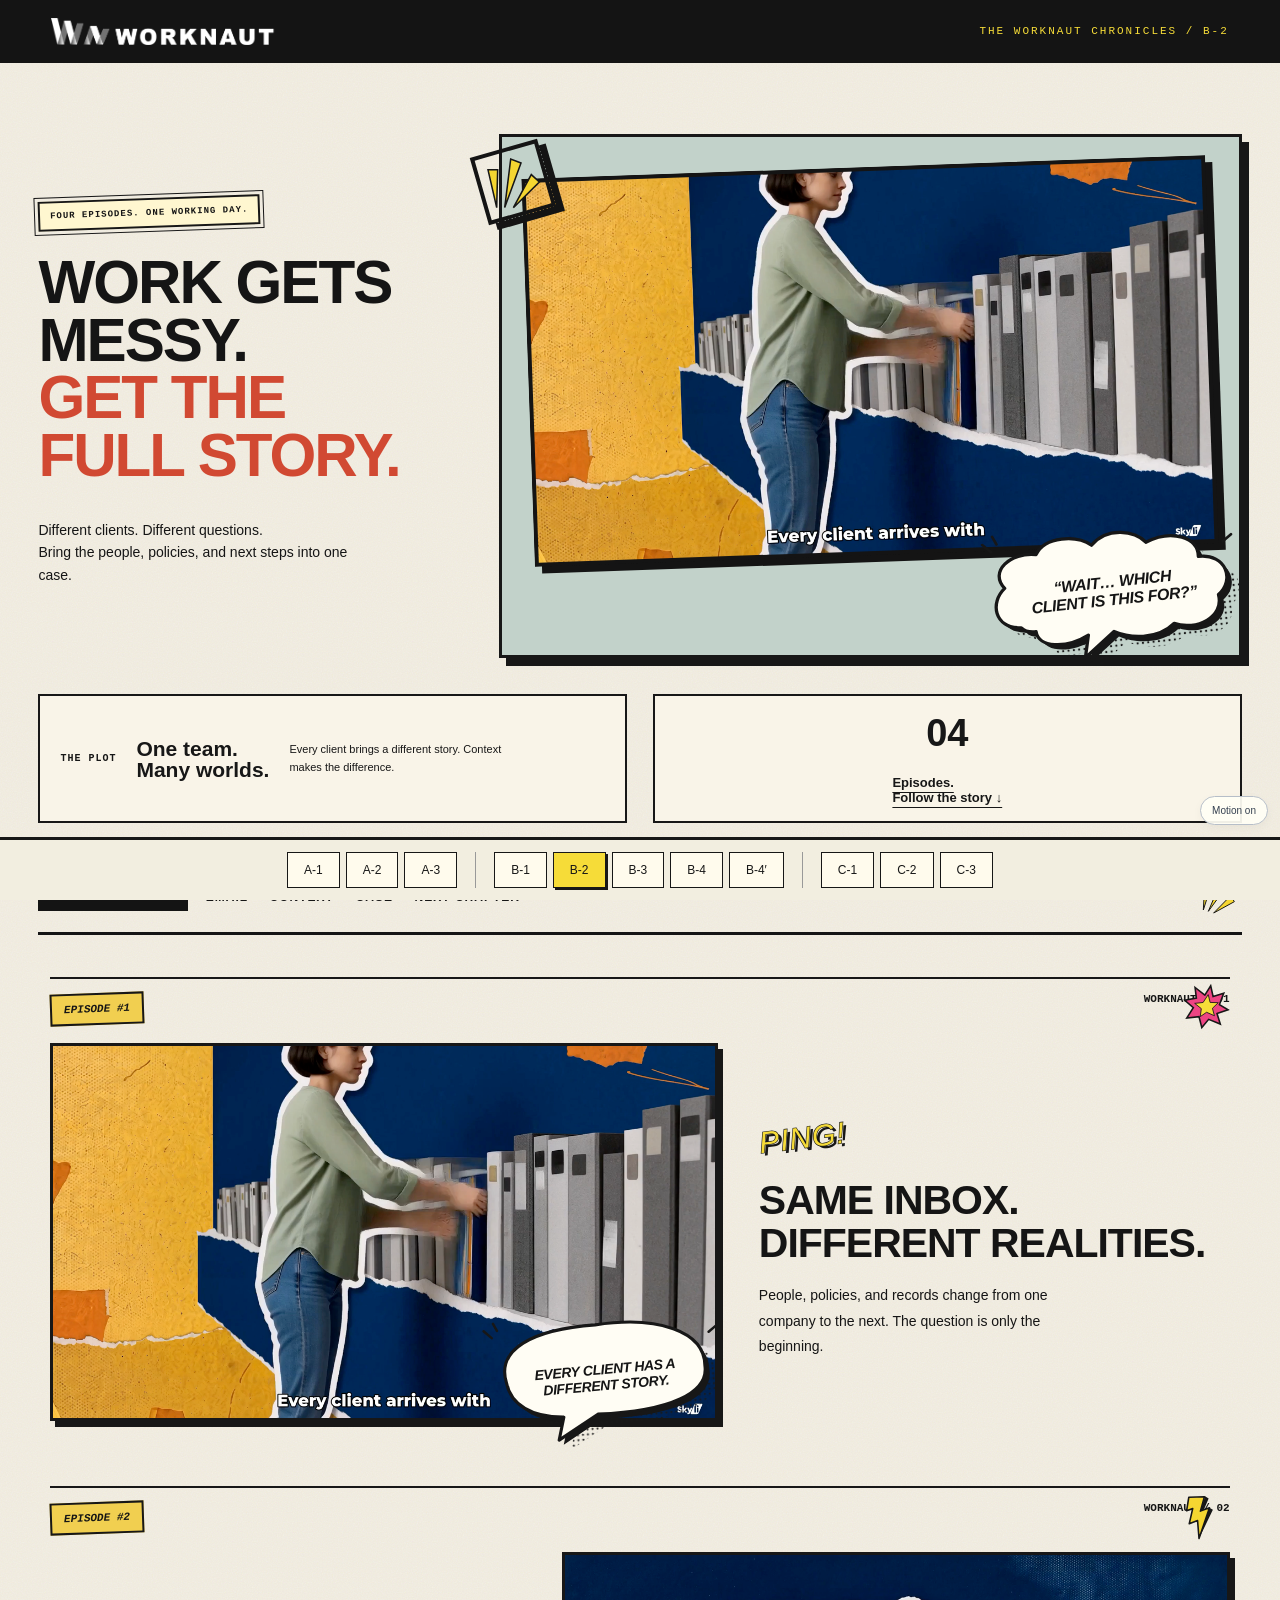
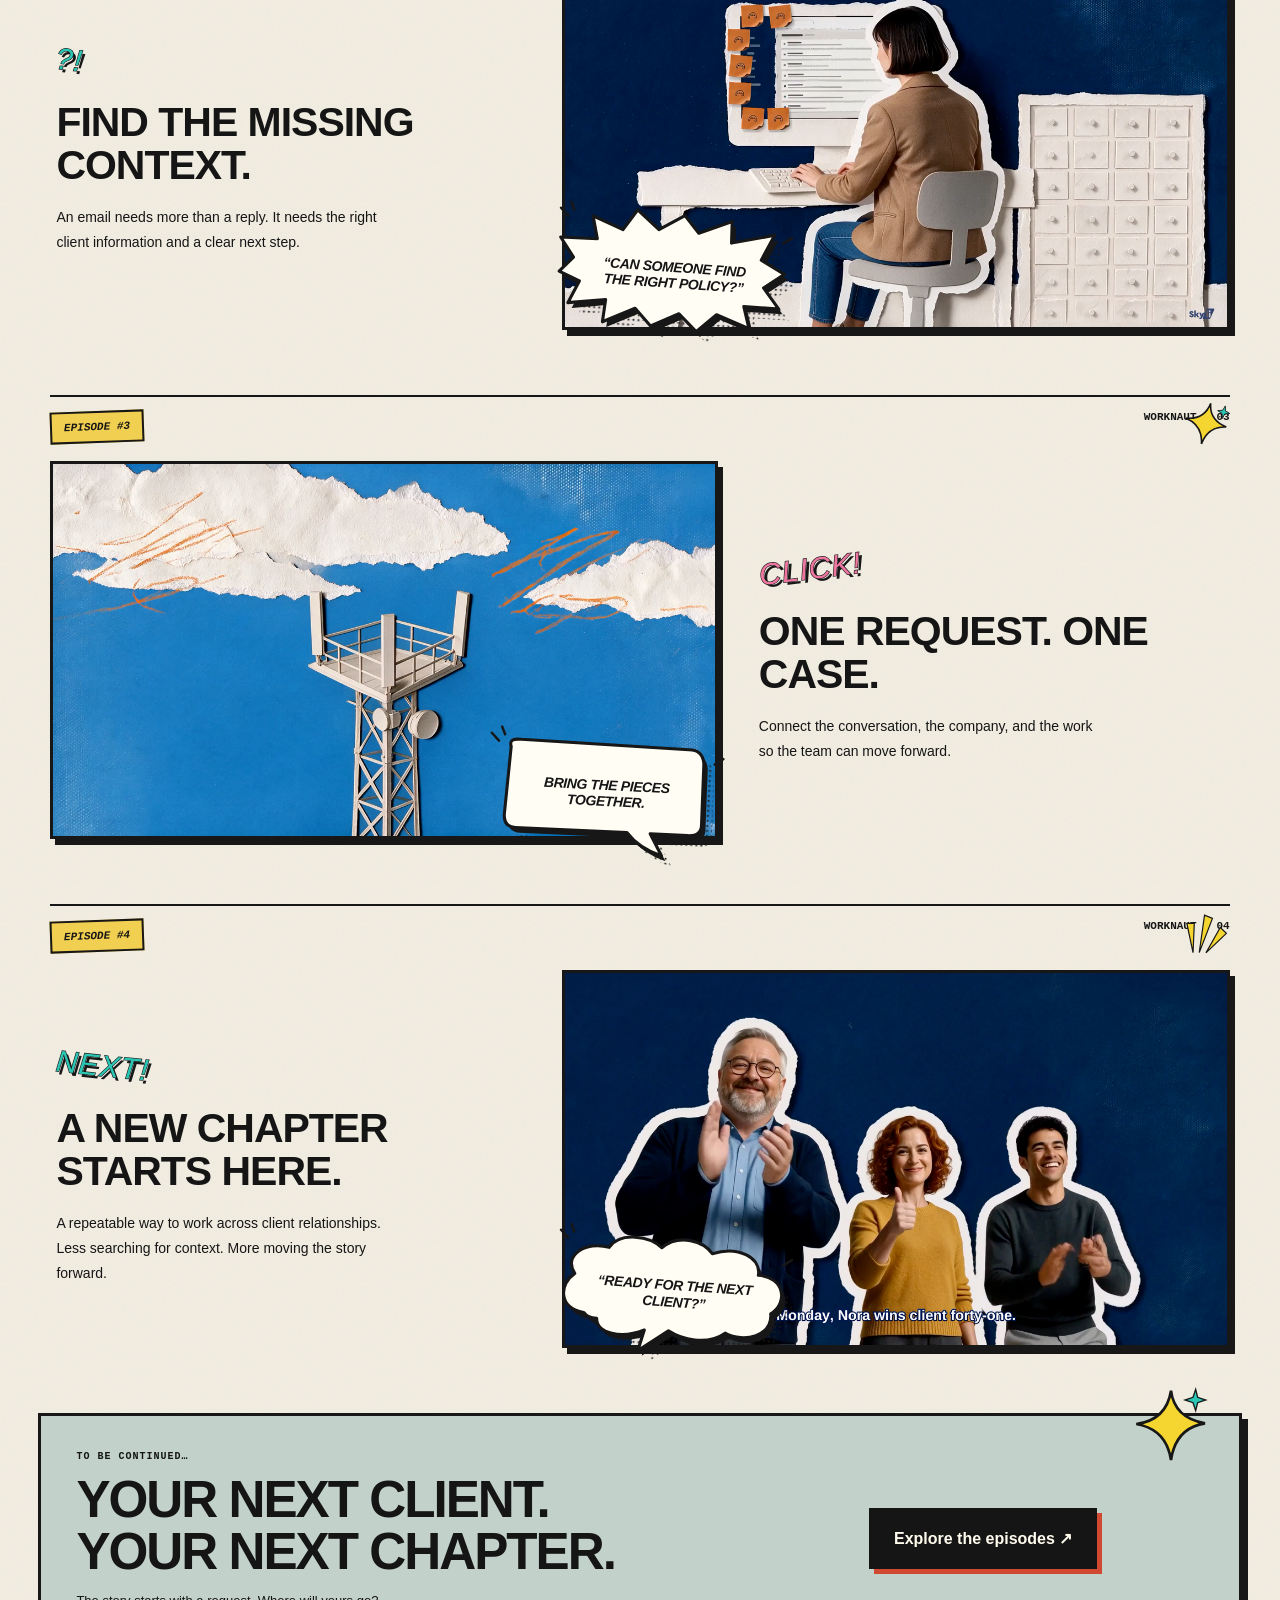
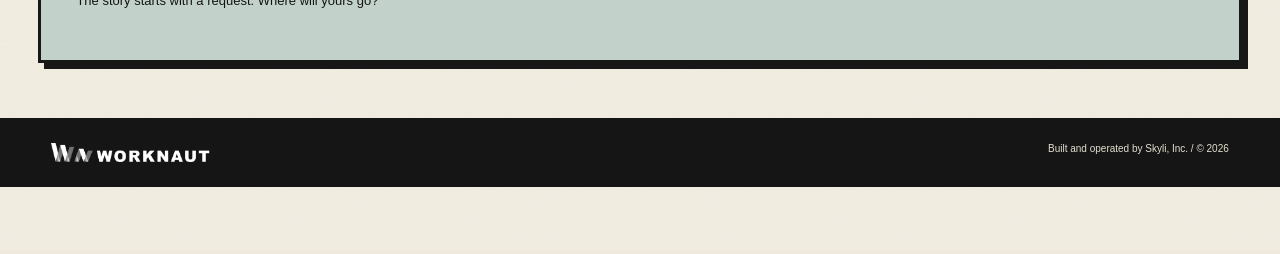
<file: design-b-2.html>
<!doctype html><html lang="en"><head><meta charset="utf-8"><meta name="viewport" content="width=device-width,initial-scale=1"><title>Worknaut — B-2</title><style>
*{box-sizing:border-box}body{margin:0;background:#f2eee0;color:#151515;font-family:Arial,Helvetica,sans-serif}header{background:#141414;padding:22px 4vw;display:flex;justify-content:space-between;align-items:center;gap:20px}header img{width:225px;height:auto}header span{color:#f6dc38;font:11px monospace;letter-spacing:2px}.page{max-width:1450px;margin:auto;padding:24px 3vw 50px}.panel{border:4px solid #171717;position:relative;overflow:hidden}.pop-hero{display:grid;grid-template-columns:1.12fr 1.3fr .62fr;gap:12px}.hero-copy{background:#f6dc38;padding:30px 25px 35px;display:flex;flex-direction:column;justify-content:center}.dot{background-image:radial-gradient(#1112 1px,transparent 1.5px);background-size:7px 7px}.kicker{font:700 10px monospace;letter-spacing:1px;text-transform:uppercase}h1{font-size:clamp(44px,5.4vw,78px);line-height:.91;letter-spacing:-3px;margin:25px 0;font-weight:900;text-transform:uppercase}h1 em{font-style:normal;color:#f2eee0;-webkit-text-stroke:2px #171717;text-shadow:3px 3px 0 #171717}.hero-copy p{font-size:14px;line-height:1.65;max-width:330px}.hero-shot{background:#ee387f;display:flex;flex-direction:column;justify-content:center;padding:30px 17px}.hero-shot img{width:100%;border:4px solid #141414;transform:rotate(-4deg);box-shadow:7px 7px 0 #141414}.bubble{position:relative;background:#fffcef;border:3px solid #171717;border-radius:30px;padding:17px 19px;font-size:17px;font-weight:800;line-height:1.2;box-shadow:4px 4px 0 #171717}.hero-shot .bubble{z-index:1;margin:-8px 10px 10px;transform:rotate(2deg)}.hero-rail{display:grid;grid-template-rows:1fr 1fr;gap:12px}.rail-top{background:#2ac6b3;padding:22px 16px}.rail-top strong{font-size:32px;line-height:1;display:block;margin:17px 0}.rail-top p{font-size:12px;line-height:1.6}.rail-bottom{background:#257db9;color:#fff;padding:20px 15px;display:flex;flex-direction:column;justify-content:space-between}.rail-bottom b{font-size:52px}.rail-bottom a{color:white;font-size:13px;font-weight:bold;text-underline-offset:5px}.strip{margin:20px 0;display:flex;align-items:center;gap:18px;border-top:3px solid;border-bottom:3px solid;padding:15px 0}.strip b{background:#141414;color:#f6dc38;padding:8px 12px;font:11px monospace}.strip span{font-size:12px;font-weight:bold;letter-spacing:1px}.stories{display:grid;grid-template-columns:1fr 1fr;gap:18px}.story{background:#fffbed;scroll-margin-top:20px}.story-top{padding:13px 17px;background:var(--accent);border-bottom:3px solid;display:flex;justify-content:space-between;font:700 11px monospace}.story-media{position:relative;border-bottom:3px solid}.story-media img{display:block;width:100%;aspect-ratio:16/9;object-fit:contain}.story-media .bubble{position:absolute;bottom:14px;right:14px;max-width:230px;font-size:14px;padding:12px 16px;transform:rotate(-2deg)}.story-body{padding:24px;display:grid;grid-template-columns:1fr 1fr;gap:22px}.story-body h2{font-size:29px;line-height:1.05;letter-spacing:-1px;margin:0;text-transform:uppercase}.story-body p{font-size:13px;line-height:1.7;margin:0}.pop-end{background:#f6dc38;margin-top:24px;padding:32px;display:grid;grid-template-columns:1.5fr 1fr;align-items:center;gap:25px}.pop-end h2{font-size:clamp(34px,4vw,58px);letter-spacing:-2px;line-height:1;margin:12px 0;text-transform:uppercase}.pop-end a{display:inline-block;background:#151515;color:#fffbed;border:3px solid #151515;padding:18px 22px;text-decoration:none;box-shadow:5px 5px 0 #f3437c;font-weight:bold}.pop-end p{font-size:13px;line-height:1.7}.pop-end .end-action{justify-self:center}footer{background:#151515;color:#e4dfcf;padding:25px 4vw;display:flex;justify-content:space-between;gap:20px;font-size:10px}footer img{width:160px;height:auto}.concept-switcher{position:sticky;bottom:0;z-index:30;display:flex;flex-wrap:wrap;justify-content:center;gap:18px;padding:12px 16px;background:#f2eee0;border-top:3px solid #171717}.concept-group{display:flex;gap:6px}.concept-group+.concept-group{border-left:1px solid #999;padding-left:18px}.concept-switcher a{padding:10px 16px;border:1px solid #171717;color:#171717;text-decoration:none;font-size:12px;background:#fffbed}.concept-switcher a[aria-current]{background:#f6dc38;box-shadow:2px 2px 0 #171717}a:focus-visible{outline:3px solid #ee387f;outline-offset:4px}@media(max-width:1000px){.pop-hero{grid-template-columns:1fr 1fr}.hero-rail{grid-column:1/-1;grid-template-columns:1fr 1fr;grid-template-rows:auto}.rail-top strong{font-size:25px}.rail-bottom{flex-direction:row;align-items:center}.story-body{grid-template-columns:1fr;gap:12px}}@media(max-width:600px){header img{width:170px}header span{font-size:8px;letter-spacing:1px}.page{padding:15px 4vw 28px}.pop-hero,.stories{grid-template-columns:1fr}.hero-copy{padding:26px}h1{font-size:56px}.hero-shot{padding:28px 20px}.hero-rail{grid-column:auto}.rail-top,.rail-bottom{padding:16px}.rail-top strong{font-size:22px}.rail-bottom{flex-direction:column;align-items:start;gap:18px}.strip{gap:10px}.strip span{font-size:9px}.story-body h2{font-size:27px}.story-media .bubble{max-width:180px;font-size:12px;padding:9px 12px}.pop-end{grid-template-columns:1fr;padding:25px}.pop-end .end-action{justify-self:start}footer{flex-direction:column}.concept-switcher{gap:7px;padding:10px 6px}.concept-group{gap:3px}.concept-group+.concept-group{padding-left:7px}.concept-switcher a{font-size:10px;padding:9px 6px}}
</style><style>
/* Speech bubbles break the frame, while the film still stays intact. */
.hero-shot,.story,.story-media{overflow:visible}
.bubble{isolation:isolate;overflow:visible}
.bubble:before{content:'';position:absolute;bottom:-16px;left:29px;width:23px;height:23px;background:#fffcef;border-right:3px solid #171717;border-bottom:3px solid #171717;transform:skew(-12deg) rotate(35deg);z-index:-1}
.hero-shot .bubble{margin:0;position:absolute;bottom:-19px;right:-22px;width:85%;transform:rotate(-5deg);z-index:5;box-shadow:6px 7px 0 #171717}
.pop-hero{margin-bottom:38px}.hero-shot{z-index:2}
.stories{column-gap:34px;row-gap:36px;padding:0 10px}
.story-media .bubble{bottom:-23px;right:-17px;max-width:255px;padding:15px 20px;font-size:16px;border-radius:28px;transform:rotate(-5deg);z-index:4;box-shadow:5px 6px 0 #171717}
.story:nth-child(even) .story-media .bubble{left:-17px;right:auto;transform:rotate(4deg)}
.story:nth-child(even) .bubble:before{left:auto;right:29px;transform:skew(12deg) rotate(55deg)}
.story-body{padding-top:60px;padding-bottom:28px}
@media(max-width:1000px){.hero-shot .bubble{right:-10px;bottom:-17px;width:90%;font-size:15px}.hero-rail{margin-top:24px}.story-media .bubble{max-width:220px;font-size:14px}.story-body{padding-top:59px}}
@media(max-width:600px){.hero-shot{margin:0 6px 18px}.hero-shot .bubble{right:-13px;bottom:-22px;max-width:270px;width:88%;font-size:16px}.hero-rail{margin-top:12px}.stories{padding:0 8px;gap:32px}.story-media .bubble{right:-12px;bottom:-22px;max-width:80%;font-size:14px;padding:13px 16px}.story:nth-child(even) .story-media .bubble{left:-12px}.story-body{padding-top:60px}.bubble:before{width:19px;height:19px;bottom:-13px}}
</style><style>
/* Full vector silhouettes: ink contours, integrated tails and printed dot shadows. */
.bubble,.hero-shot .bubble,.story-media .bubble{background-color:transparent;background-image:url('assets/bubble-oval.svg');background-size:100% 100%;background-repeat:no-repeat;border:0;border-radius:0;box-shadow:none;display:flex;align-items:center;justify-content:center;text-align:center;min-height:155px;padding:32px 43px 43px;font-family:'Arial Black',Arial,sans-serif;font-weight:900;font-style:italic;font-size:17px;line-height:1.15;letter-spacing:-.4px;text-transform:uppercase;filter:none}
.bubble:before,.bubble:after{display:none}
.hero-shot .bubble{width:310px;max-width:100%;min-height:180px;right:-28px;bottom:-35px;background-image:url('assets/bubble-cloud.svg');padding:37px 48px 50px;font-size:19px;transform:rotate(-6deg)}
.story-media .bubble{width:290px;max-width:85%;bottom:-43px;right:-23px;transform:rotate(-5deg)}
.story:nth-child(2) .bubble{background-image:url('assets/bubble-burst.svg');padding:38px 49px 43px;min-height:173px}
.story:nth-child(3) .bubble{background-image:url('assets/bubble-box.svg');padding:33px 40px 48px;transform:rotate(3deg)}
.story:nth-child(4) .bubble{background-image:url('assets/bubble-cloud.svg');padding:34px 45px 46px;min-height:165px}
.story:nth-child(even) .story-media .bubble{left:-23px;right:auto}
.story-body{padding-top:66px}.hero-rail{position:relative;z-index:0}
@media(max-width:1000px){.hero-shot .bubble{right:-16px;width:280px;font-size:17px;min-height:165px}.story-media .bubble{width:260px;font-size:15px;min-height:150px}.story:nth-child(2) .bubble{min-height:162px}}
@media(max-width:600px){.hero-shot .bubble{right:-17px;bottom:-36px;width:280px;min-height:165px;font-size:17px}.hero-shot{margin-bottom:30px}.story-media .bubble{right:-17px;width:265px;max-width:90%;bottom:-42px;font-size:15px}.story:nth-child(even) .story-media .bubble{left:-17px}.story-body{padding-top:65px}.hero-rail{margin-top:14px}}
</style><style>
.comic-fx{position:absolute;pointer-events:none;z-index:6;display:block;width:70px;height:70px;object-fit:contain}.hero-copy{overflow:visible}.hero-copy>.comic-fx{right:-18px;top:-19px;width:74px;height:90px;transform:rotate(14deg)}.hero-shot>.comic-fx{left:-24px;top:10px;width:70px;height:70px;transform:rotate(-16deg)}.story-top{position:relative;z-index:2}.story>.comic-fx{right:-22px;top:-24px;width:68px;height:68px;transform:rotate(13deg)}.story:nth-child(even)>.comic-fx{right:auto;left:-24px;transform:rotate(-15deg)}.story-body{position:relative}.sfx-word{position:absolute;top:12px;left:24px;font-family:Impact,'Arial Black',sans-serif;font-size:33px;font-style:italic;letter-spacing:1px;line-height:1;color:#f6dc38;-webkit-text-stroke:1.2px #171717;paint-order:stroke fill;text-shadow:3px 3px 0 #171717;transform:rotate(-7deg);pointer-events:none}.story:nth-child(even) .sfx-word{left:auto;right:24px;color:#2ac6b3;transform:rotate(6deg)}.story:nth-child(3) .sfx-word{color:#ee76a0}.story-body h2{position:relative}.pop-end{overflow:visible}.pop-end>.comic-fx{top:-30px;right:28px;width:80px;height:80px}.strip{position:relative}.strip:after{content:'';margin-left:auto;width:48px;height:40px;background:url('assets/comic-rays.svg') center/contain no-repeat;flex-shrink:0}.hero-copy>.kicker{border:2px solid #171717;outline:1px solid #171717;outline-offset:3px;background:#fff7d0;padding:8px 10px;align-self:flex-start;transform:rotate(-2deg)}.story-top>span:first-child{font-style:italic;font-weight:900}.stories{row-gap:42px}.pop-end h2{text-shadow:2px 2px 0 #fff4aa}
@media(max-width:600px){.hero-copy>.comic-fx{right:-10px;top:-15px;width:55px;height:65px}.hero-shot>.comic-fx{left:-15px;width:55px;height:55px}.story>.comic-fx{right:-13px;top:-22px;width:52px;height:52px}.story:nth-child(even)>.comic-fx{left:-14px}.sfx-word{font-size:28px;left:16px;top:17px}.story:nth-child(even) .sfx-word{right:16px}.pop-end>.comic-fx{width:58px;height:58px;right:12px;top:-24px}.strip:after{width:28px}.strip span{letter-spacing:0}.stories{row-gap:38px}}
</style><style>
/* Reserve viewport space for the menu and out-of-frame artwork. */
html{scroll-padding-top:26px;scroll-padding-bottom:105px}
.page{padding-top:32px;padding-bottom:90px}
.pop-hero{grid-template-columns:minmax(0,1.12fr) minmax(0,1.3fr) minmax(0,.62fr);gap:16px;min-height:0;margin-bottom:52px;align-items:stretch}
.hero-copy{padding:24px 20px}.hero-copy h1{font-size:clamp(30px,3.8vw,55px);line-height:1;letter-spacing:-2px;margin:22px 0}.hero-copy h1 span{display:block;white-space:nowrap}.hero-copy p{font-size:13px;line-height:1.6;margin:8px 0}
.hero-shot{min-width:0;padding:28px 22px 105px}.hero-shot img:not(.comic-fx){max-height:calc(100svh - 310px);object-fit:contain;transform:rotate(-3deg);background:#141414}
.hero-shot .bubble{bottom:-18px;right:-12px;width:270px;min-height:155px;font-size:16px}
.hero-rail{min-width:0}.rail-top{padding:20px 13px}.rail-top strong{font-size:27px}.rail-bottom b{font-size:42px}
.concept-switcher{position:sticky;bottom:0}
.story{scroll-margin-bottom:100px}.stories{padding-top:20px}.pop-end{margin-top:44px}
@media(min-width:1001px) and (min-height:650px){header{padding-top:18px;padding-bottom:18px}.pop-hero{min-height:440px;max-height:calc(100svh - 190px)}.hero-copy{justify-content:center}.hero-copy h1{font-size:clamp(30px,min(3.8vw,7svh),55px);margin:16px 0}.hero-shot img:not(.comic-fx){max-height:calc(100svh - 350px)}.hero-copy>.kicker{font-size:9px}.rail-top p{font-size:11px}}
@media(max-width:1000px){.pop-hero{grid-template-columns:minmax(0,1fr) minmax(0,1fr);max-height:none}.hero-copy h1{font-size:clamp(30px,5vw,46px)}.hero-rail{grid-column:1/-1;grid-template-columns:1fr 1fr;grid-template-rows:auto;margin-top:20px}.hero-shot img:not(.comic-fx){max-height:none}.hero-shot .bubble{max-width:100%;width:260px}.rail-top strong{font-size:24px}}
@media(max-width:600px){.page{padding:28px 5vw 65px}.pop-hero{grid-template-columns:1fr;gap:18px;margin-bottom:30px}.hero-copy{padding:24px}.hero-copy h1{font-size:clamp(34px,10vw,50px)}.hero-shot{padding:25px 20px 90px;margin:0 7px 20px}.hero-shot .bubble{bottom:-20px;right:-12px;width:260px}.hero-rail{grid-column:auto;margin-top:0}.rail-top strong{font-size:21px}.story-media .bubble{right:-10px}.story:nth-child(even) .story-media .bubble{left:-10px}}
</style><style>
body{background:#eee9dc;background-image:url('assets/grain.svg');background-blend-mode:soft-light}.page{max-width:1340px;padding-top:36px}.pop-hero{grid-template-columns:minmax(0,.85fr) minmax(0,1.45fr);gap:26px;max-height:none!important;min-height:0!important;margin-bottom:36px}.hero-copy{border:0;background:transparent;padding:20px 0}.hero-copy h1{font-size:clamp(42px,4.7vw,65px)!important;line-height:.96;margin:26px 0!important}.hero-copy h1 em{color:#d14932;-webkit-text-stroke:0;text-shadow:none}.hero-copy p{font-size:14px;max-width:310px}.hero-copy>.comic-fx{display:none}.hero-shot{background:#c2d2ca;padding:30px 26px 100px;border-width:3px;align-self:center;min-height:350px;box-shadow:7px 8px 0 #171717}.hero-shot img:not(.comic-fx){max-height:none!important;transform:rotate(-2deg)}.hero-shot .bubble{right:-10px;bottom:-20px}.hero-rail{grid-column:1/-1;grid-template-columns:1fr 1fr;grid-template-rows:auto;margin-top:10px;gap:26px}.rail-top,.rail-bottom{background:#f9f4e8;color:#171717;padding:16px 20px;border-width:2px;display:flex;align-items:center;gap:20px}.rail-top strong{font-size:21px;margin:0}.rail-top p{max-width:220px;margin:0}.rail-bottom{justify-content:space-between}.rail-bottom a{color:#171717}.rail-bottom b{font-size:38px}.strip{margin:30px 0 42px}.stories{display:block;padding:0 12px}.story{display:grid;grid-template-columns:1.4fr 1fr;border:0;background:transparent;margin:0 0 65px;column-gap:35px;row-gap:0;overflow:visible}.story-top{grid-column:1/-1;background:transparent;border-top:2px solid #171717;border-bottom:0;padding:14px 0 18px}.story-top>span:first-child{background:#f1cf50;padding:8px 12px;border:2px solid #171717;transform:rotate(-2deg)}.story-media{border:3px solid #171717;align-self:start;background:#171717;box-shadow:5px 6px 0 #171717}.story-body{padding:18px 0 0 6px;display:flex;flex-direction:column;justify-content:center;gap:18px}.story-body h2{font-size:clamp(30px,3.2vw,43px)}.story-body p{font-size:14px;line-height:1.8;max-width:340px}.story-body .sfx-word{position:static;align-self:flex-start;font-size:30px;margin-bottom:8px}.story:nth-child(even) .story-media{grid-column:2;grid-row:2}.story:nth-child(even) .story-body{grid-column:1;grid-row:2;padding-right:20px}.story:nth-child(even){grid-template-columns:1fr 1.4fr}.story>.comic-fx{width:48px;height:48px;top:5px;right:0}.story:nth-child(even)>.comic-fx{left:auto;right:0}.story-media .bubble{bottom:-37px;right:-16px;width:250px;font-size:14px;min-height:145px}.story:nth-child(even) .story-media .bubble{left:-16px}.pop-end{background:#c2d2ca;border-width:3px;padding:35px;box-shadow:6px 6px 0 #171717}.pop-end h2{text-shadow:none}.pop-end .end-action a{box-shadow:5px 5px 0 #d14932}
@media(max-width:700px){.pop-hero{grid-template-columns:1fr;gap:24px}.hero-copy h1{font-size:clamp(42px,10vw,62px)!important}.hero-shot{min-height:0;margin:0 8px 20px}.hero-rail{grid-template-columns:1fr;gap:12px}.rail-top{flex-wrap:wrap}.rail-top p{max-width:none}.stories{padding:0 8px}.story,.story:nth-child(even){grid-template-columns:1fr;margin-bottom:40px}.story:nth-child(even) .story-media{grid-column:1;grid-row:auto}.story-body,.story:nth-child(even) .story-body{grid-column:1;grid-row:auto;padding:60px 0 0}.story-body h2{font-size:32px}.story-media .bubble{max-width:85%}.story-body .sfx-word{display:none}.pop-end{padding:25px}}
</style><link rel="stylesheet" href="assets/design-motion.css"></head><body data-motion-family="B"><header><img src="assets/worknaut-logo.png" alt="Worknaut"><span>THE WORKNAUT CHRONICLES / B-2</span></header><main class="page"><section class="pop-hero"><div class="panel hero-copy dot"><img class="comic-fx" src="assets/comic-lightning.svg" alt="" aria-hidden="true"><span class="kicker">FOUR EPISODES. ONE WORKING DAY.</span><h1><span>Work gets</span><span>messy.</span><em><span>Get the</span><span>full story.</span></em></h1><p>Different clients. Different questions.<br>Bring the people, policies, and next steps into one case.</p></div><div class="panel hero-shot dot"><img class="comic-fx" src="assets/comic-rays.svg" alt="" aria-hidden="true"><img src="assets/episode-01.png" alt="A team member navigating client files"><div class="bubble">“Wait… which client is this for?”</div></div><div class="hero-rail"><div class="panel rail-top dot"><span class="kicker">THE PLOT</span><strong>One team.<br>Many worlds.</strong><p>Every client brings a different story. Context makes the difference.</p></div><div class="panel rail-bottom"><b>04</b><a href="#b-stories">Episodes.<br>Follow the story ↓</a></div></div></section><div class="strip"><b>THE WORKNAUT SERIES</b><span>EMAIL → CONTEXT → CASE → NEXT CHAPTER</span></div><section class="stories" id="b-stories"><article class="panel story" style="--accent:#f6dc38"><img class="comic-fx" src="assets/comic-burst.svg" alt="" aria-hidden="true"><div class="story-top"><span>EPISODE #1</span><span>WORKNAUT / 01</span></div><div class="story-media"><img src="assets/episode-01.png" alt="Worknaut episode 1 film still"><div class="bubble">Every client has a different story.</div></div><div class="story-body"><span class="sfx-word" aria-hidden="true">PING!</span><h2>Same inbox. Different realities.</h2><p>People, policies, and records change from one company to the next. The question is only the beginning.</p></div></article><article class="panel story" style="--accent:#2ac6b3"><img class="comic-fx" src="assets/comic-lightning.svg" alt="" aria-hidden="true"><div class="story-top"><span>EPISODE #2</span><span>WORKNAUT / 02</span></div><div class="story-media"><img src="assets/episode-02.png" alt="Worknaut episode 2 film still"><div class="bubble">“Can someone find the right policy?”</div></div><div class="story-body"><span class="sfx-word" aria-hidden="true">?!</span><h2>Find the missing context.</h2><p>An email needs more than a reply. It needs the right client information and a clear next step.</p></div></article><article class="panel story" style="--accent:#ee76a0"><img class="comic-fx" src="assets/comic-spark.svg" alt="" aria-hidden="true"><div class="story-top"><span>EPISODE #3</span><span>WORKNAUT / 03</span></div><div class="story-media"><img src="assets/episode-03.png" alt="Worknaut episode 3 film still"><div class="bubble">Bring the pieces together.</div></div><div class="story-body"><span class="sfx-word" aria-hidden="true">CLICK!</span><h2>One request. One case.</h2><p>Connect the conversation, the company, and the work so the team can move forward.</p></div></article><article class="panel story" style="--accent:#82acd0"><img class="comic-fx" src="assets/comic-rays.svg" alt="" aria-hidden="true"><div class="story-top"><span>EPISODE #4</span><span>WORKNAUT / 04</span></div><div class="story-media"><img src="assets/episode-04.png" alt="Worknaut episode 4 film still"><div class="bubble">“Ready for the next client?”</div></div><div class="story-body"><span class="sfx-word" aria-hidden="true">NEXT!</span><h2>A new chapter starts here.</h2><p>A repeatable way to work across client relationships. Less searching for context. More moving the story forward.</p></div></article></section><section class="panel pop-end dot"><img class="comic-fx" src="assets/comic-spark.svg" alt="" aria-hidden="true"><div><div class="kicker">TO BE CONTINUED…</div><h2>Your next client.<br>Your next chapter.</h2><p>The story starts with a request. Where will yours go?</p></div><div class="end-action"><a href="#b-stories">Explore the episodes ↗</a></div></section></main><footer><img src="assets/worknaut-logo.png" alt="Worknaut"><span>Built and operated by Skyli, Inc. / © 2026</span></footer><nav class="concept-switcher" aria-label="디자인 시안 선택"><div class="concept-group" role="group" aria-label="A 디자인"><a href="index.html">A-1</a><a href="concept-2.html">A-2</a><a href="concept-3.html">A-3</a></div><div class="concept-group" role="group" aria-label="B 디자인"><a href="design-b.html">B-1</a><a href="design-b-2.html" aria-current="page">B-2</a><a href="design-b-3.html">B-3</a><a href="design-b-4.html">B-4</a><a href="design-b-4-prime.html">B-4′</a></div><div class="concept-group" role="group" aria-label="C 디자인"><a href="design-c.html">C-1</a><a href="design-c-2.html">C-2</a><a href="design-c-3.html">C-3</a></div></nav><script src="assets/design-motion.js" defer></script></body></html>
</file>
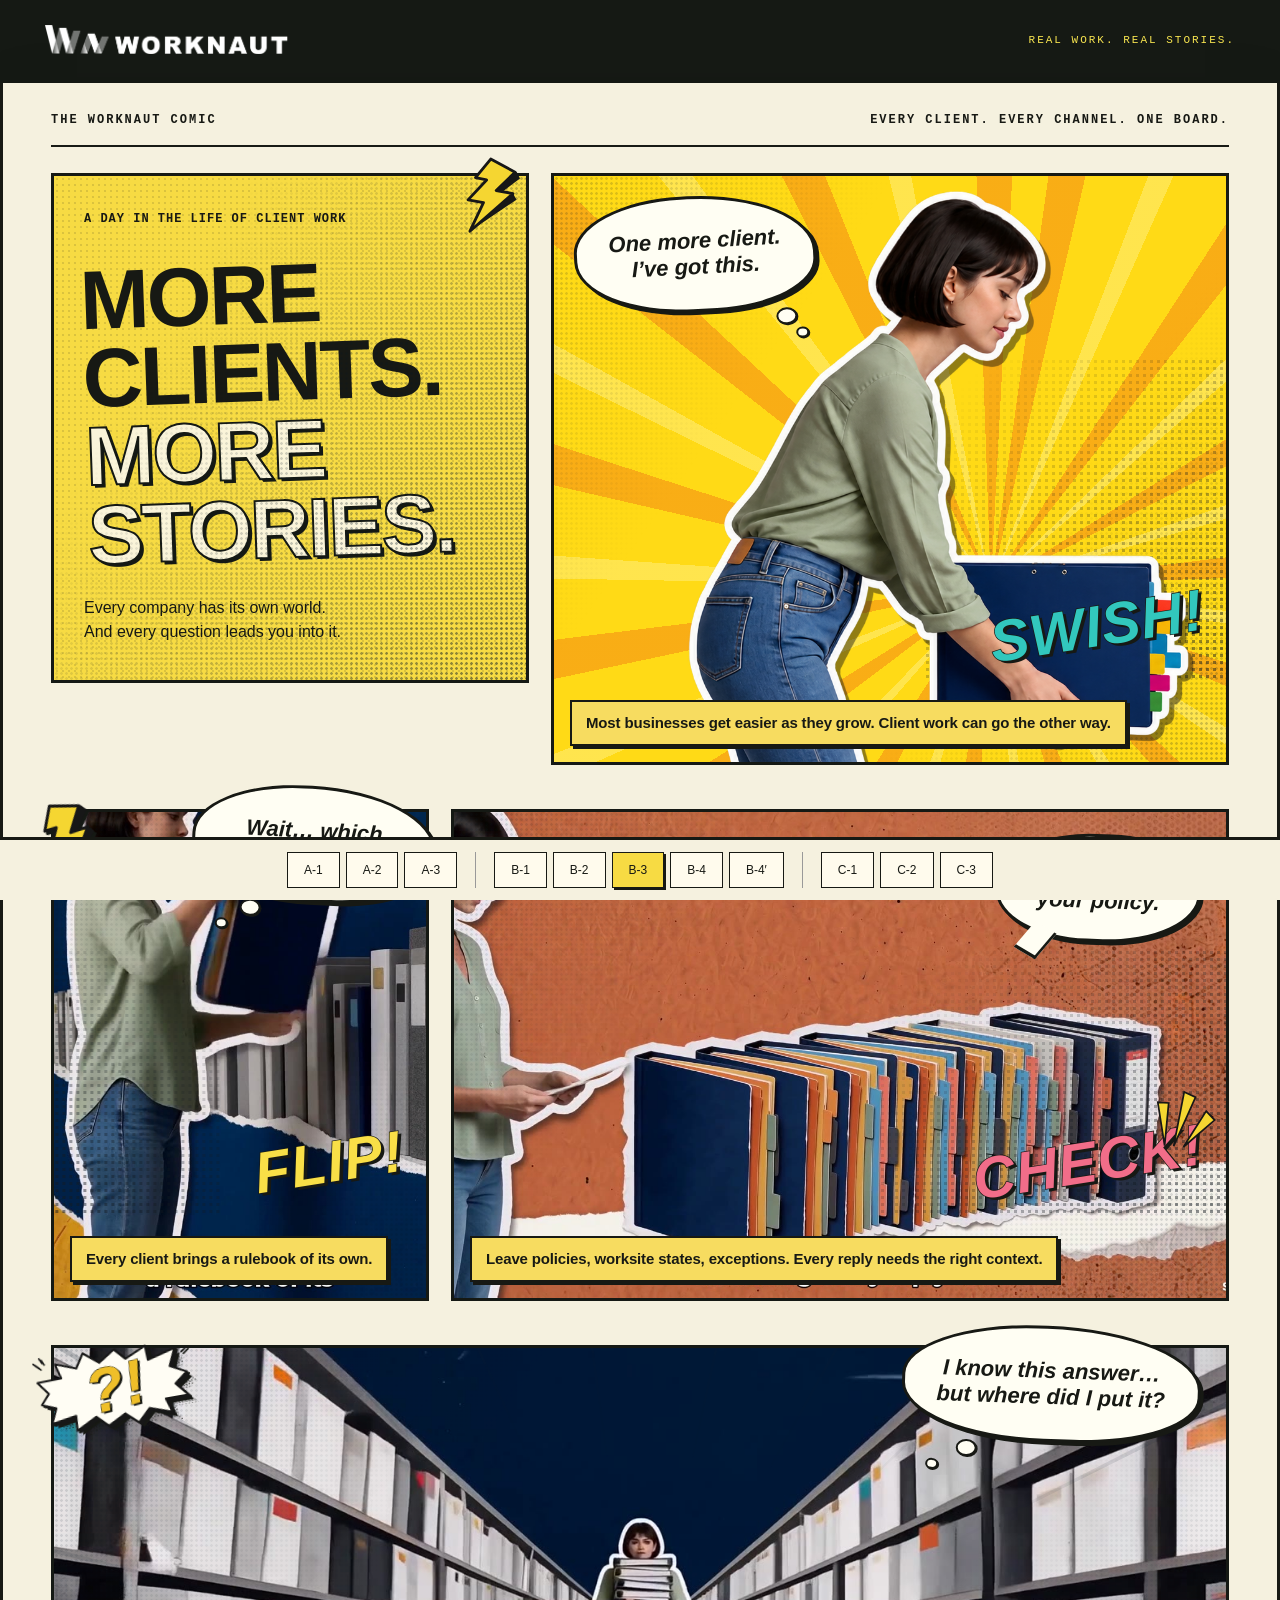
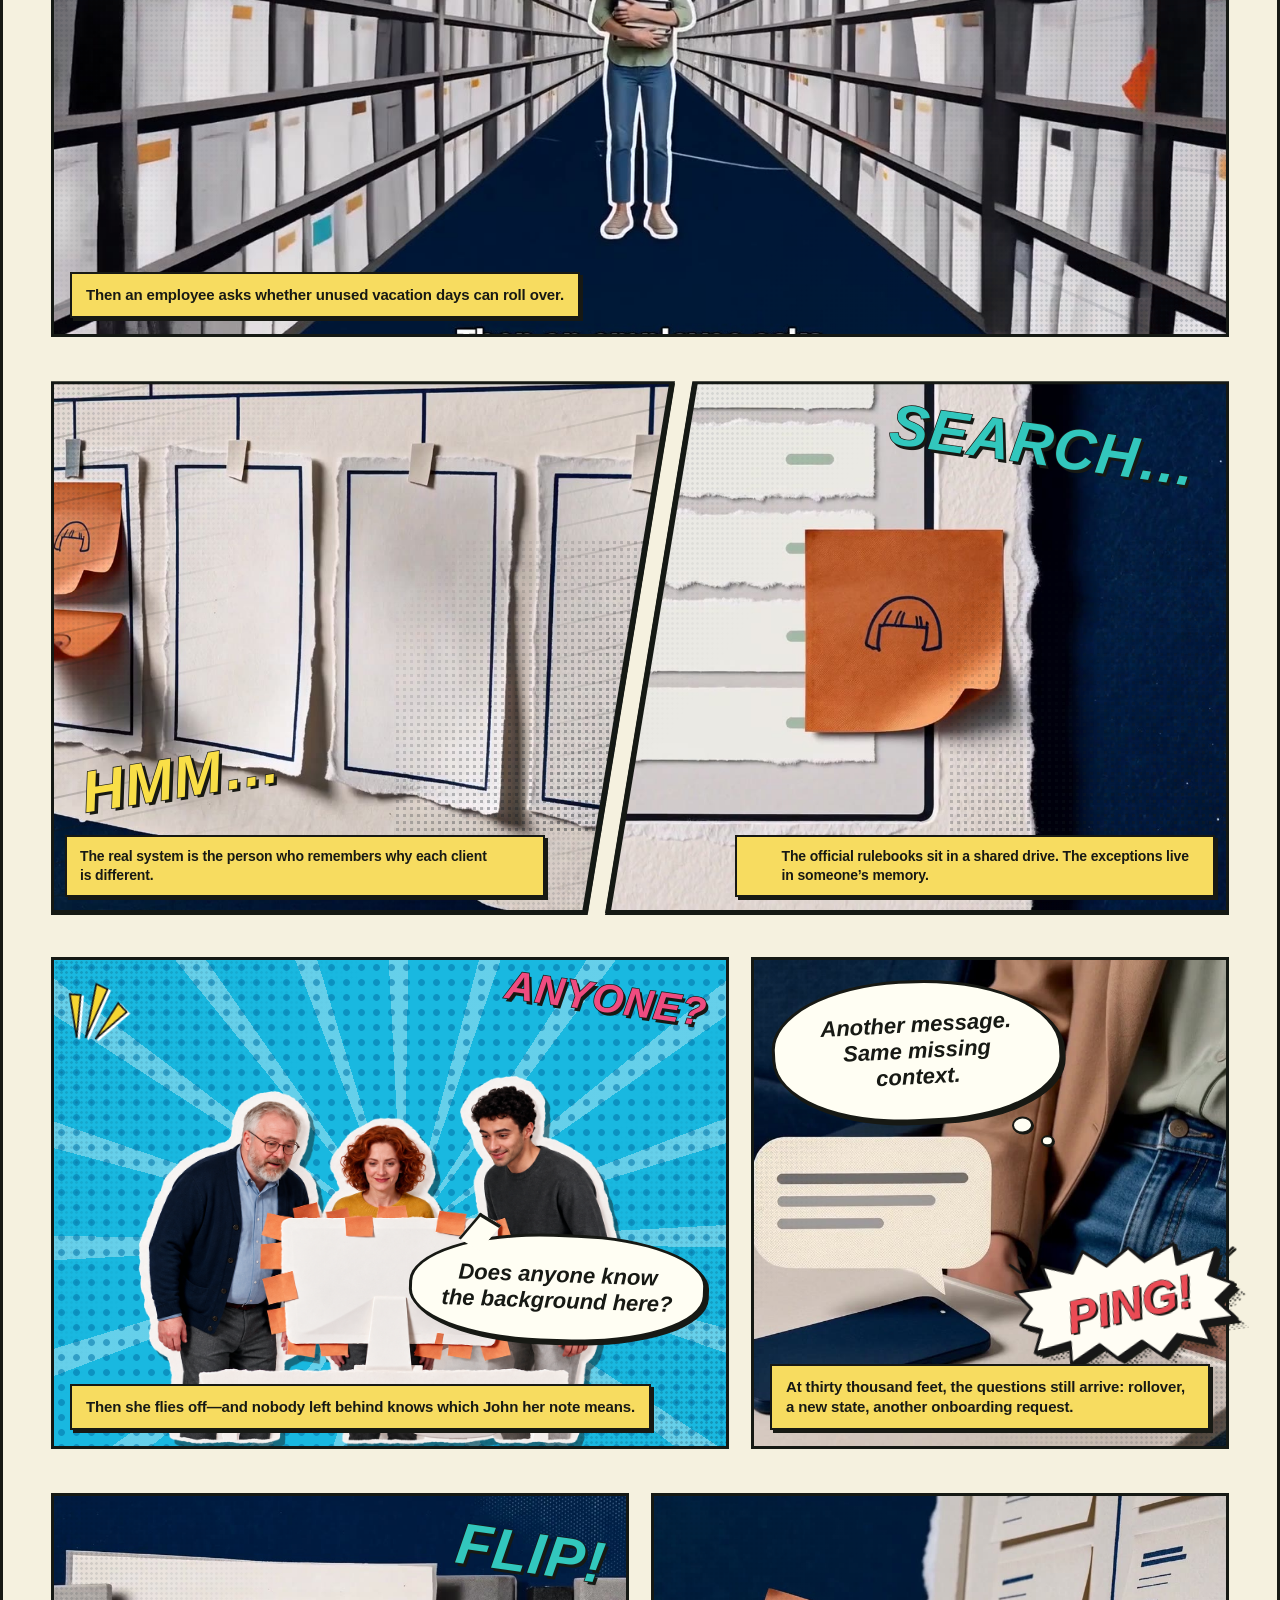
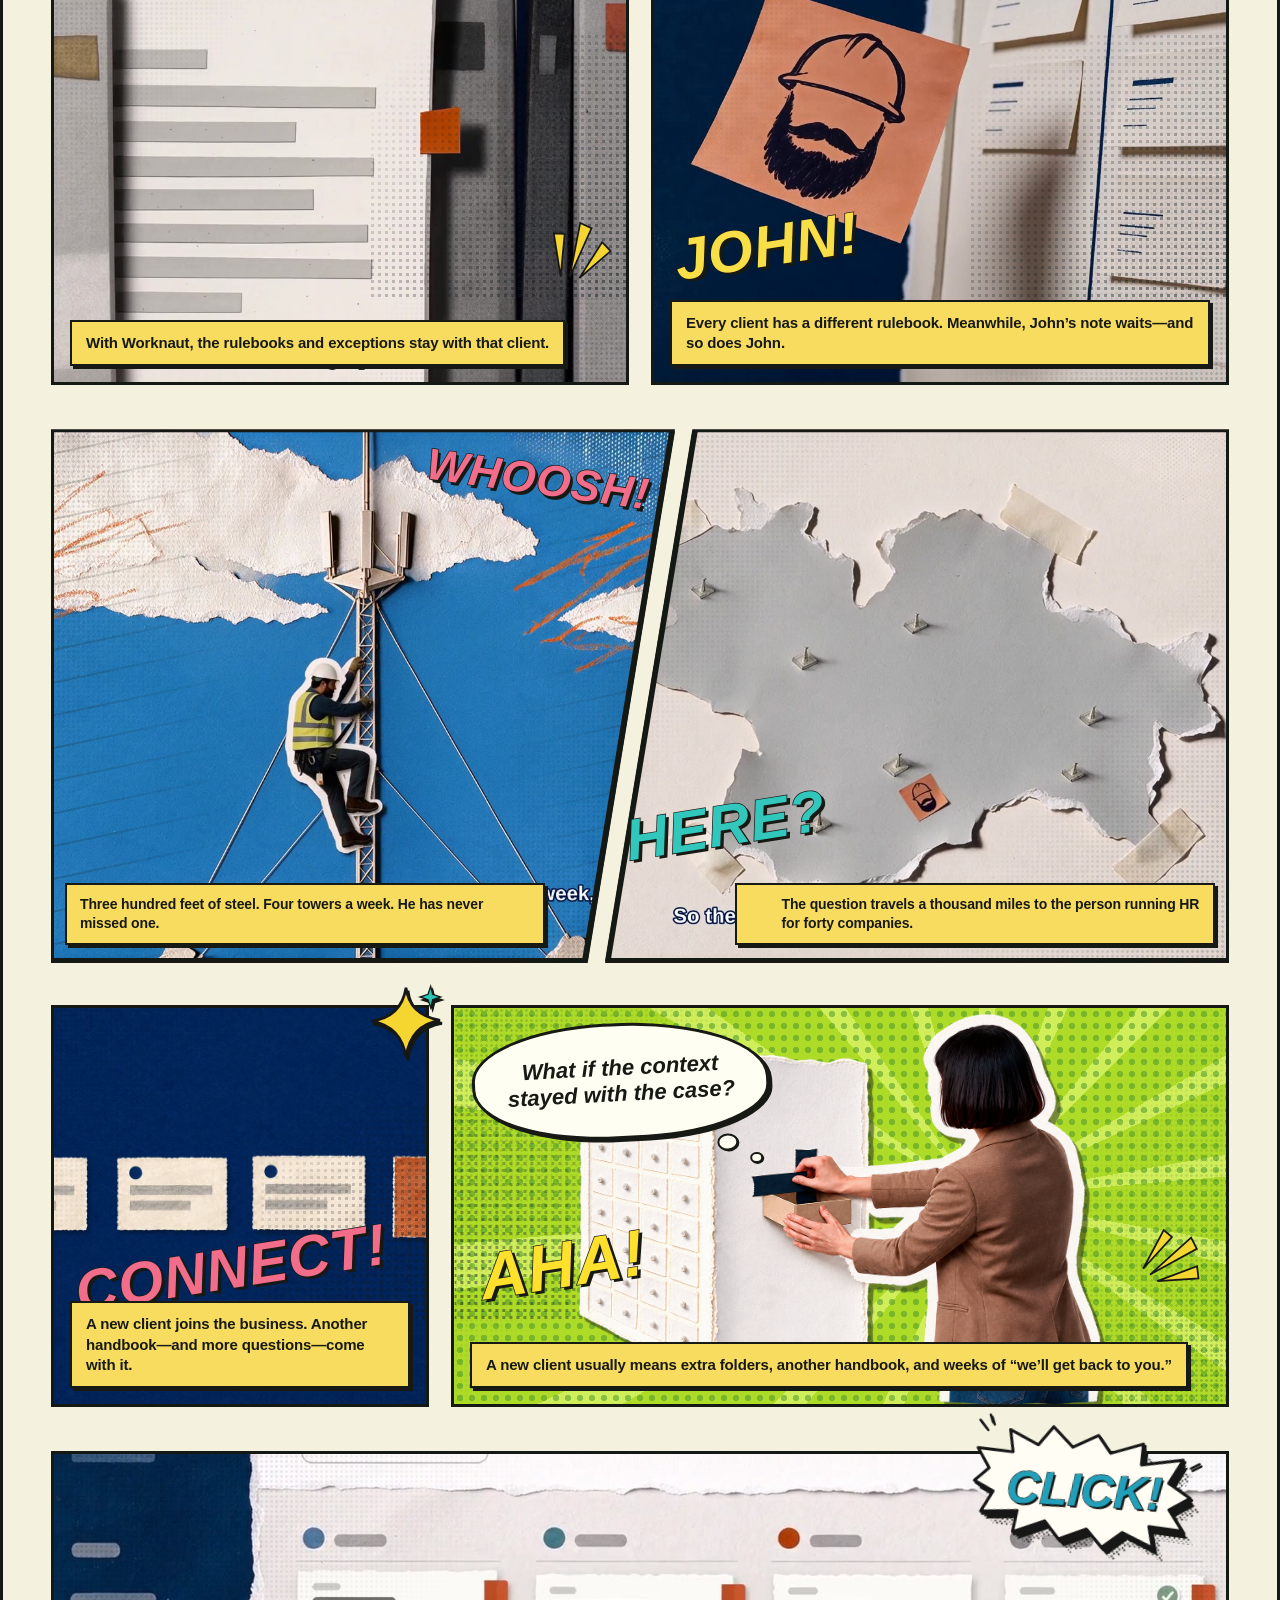
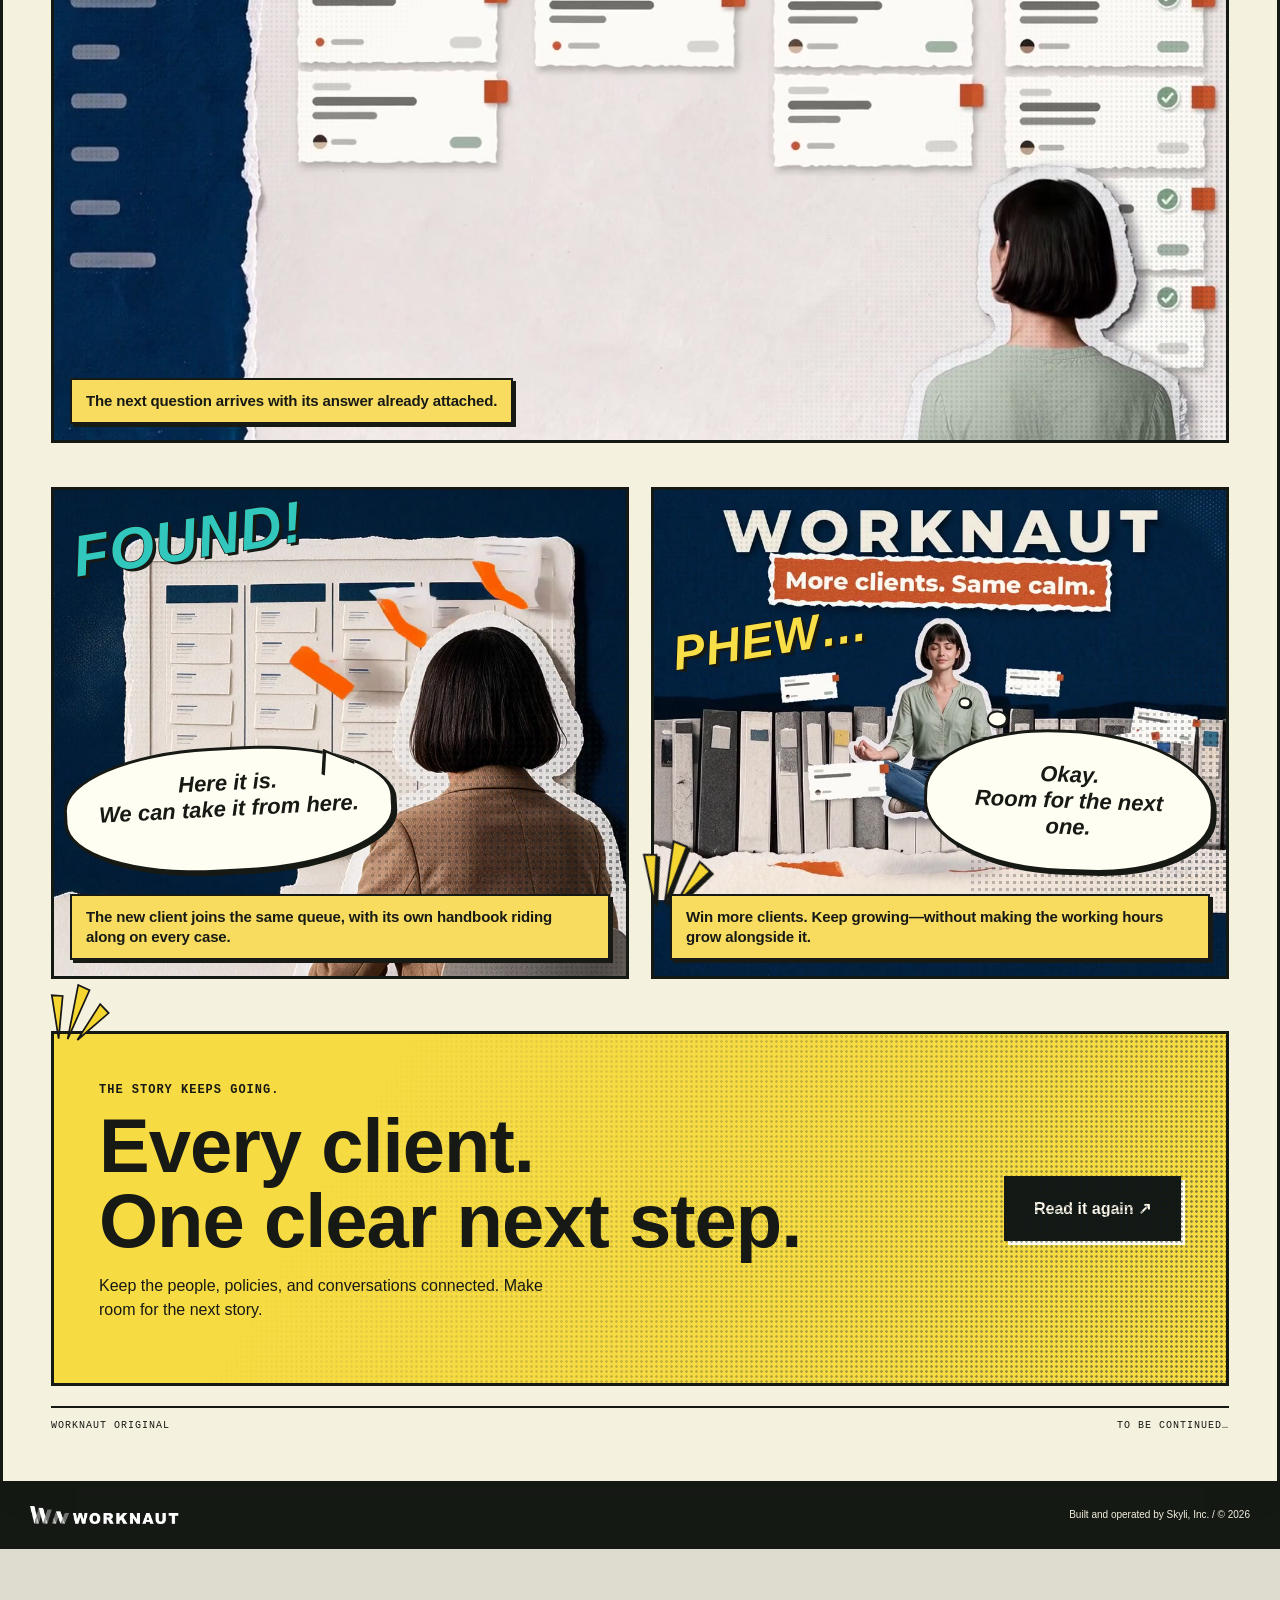
<file: design-b-3.html>
<!doctype html><html lang="en"><head><meta charset="utf-8"><meta name="viewport" content="width=device-width,initial-scale=1"><title>Worknaut — B-3 / Every client, a story</title><meta name="description" content="A continuous comic told through scenes from the Worknaut film. Every client. Every channel. One board."><style>
*{box-sizing:border-box}html{scroll-behavior:smooth}body{margin:0;color:#171914;background:#dedbcf;font-family:Arial,Helvetica,sans-serif}a{color:inherit}header{max-width:1320px;margin:auto;padding:24px 32px 20px;display:flex;justify-content:space-between;align-items:center;background:#151914;color:#f9e650;border-bottom:4px solid #151914}header img{width:215px;height:auto}header span{font:11px monospace;letter-spacing:2px}.book{max-width:1320px;margin:auto;padding:26px 28px 36px;background:#f5f1df;box-shadow:0 0 50px #0001}.mast{display:flex;justify-content:space-between;font:700 10px monospace;letter-spacing:2px;padding:0 0 14px;border-bottom:2px solid #181b15;margin-bottom:16px}.comic{display:grid;grid-template-columns:repeat(12,minmax(0,1fr));gap:14px}.cut{margin:0;position:relative;min-width:0;isolation:isolate;border:3px solid #151914;background:#092845;overflow:hidden}.cut img{display:block;width:100%;height:100%;object-fit:cover}.s4{grid-column:span 4}.s5{grid-column:span 5}.s6{grid-column:span 6}.s7{grid-column:span 7}.s8{grid-column:span 8}.s12{grid-column:span 12}.h-sm{height:260px}.h-md{height:335px}.h-lg{height:420px}.title{background:#f7db43;padding:32px 27px;display:flex;flex-direction:column;justify-content:space-between;background-image:radial-gradient(#21221b22 .8px,transparent .9px);background-size:6px 6px}.eyebrow{font:700 10px monospace;letter-spacing:1px}.title h1{font-family:Impact,'Arial Black',sans-serif;font-size:clamp(50px,5.8vw,78px);font-weight:900;letter-spacing:-2.5px;line-height:.94;margin:22px 0;text-transform:uppercase;transform:rotate(-2deg)}.title h1 em{display:block;color:#faf4d9;-webkit-text-stroke:2px #151914;font-style:normal;text-shadow:3px 3px #151914}.title p{font-size:13px;max-width:290px;line-height:1.5;margin:0}.caption{position:absolute;top:15px;left:15px;max-width:calc(100% - 30px);padding:10px 13px;background:#f8e15a;border:2px solid #151914;box-shadow:3px 3px 0 #151914;font-size:13px;font-weight:800;line-height:1.3;z-index:2}.caption.bottom{top:auto;bottom:16px}.caption.paper{background:#fffbed}.caption.ink{background:#151914;color:#fffbed;border-color:#fffbed;box-shadow:3px 3px #151914}.bubble{position:absolute;right:16px;top:18px;background:#fffdef;border:3px solid #171914;border-radius:50%;padding:20px 23px;max-width:230px;z-index:3;font-size:17px;line-height:1.12;text-align:center;font-weight:900;font-style:italic;transform:rotate(3deg);filter:drop-shadow(3px 3px 0 #151914)}.bubble:after{content:'';position:absolute;width:22px;height:24px;background:#fffdef;border-right:3px solid #151914;border-bottom:3px solid #151914;bottom:-14px;left:45%;transform:skew(-20deg) rotate(25deg)}.sfx{position:absolute;bottom:20px;right:22px;color:#fae24a;font:italic 900 47px Impact,'Arial Black',sans-serif;letter-spacing:1px;-webkit-text-stroke:1.4px #151914;text-shadow:4px 4px #151914;transform:rotate(-10deg);z-index:3}.slash-row{grid-column:span 12;display:grid;grid-template-columns:1fr 1fr;gap:0;height:380px;filter:drop-shadow(0 2px 0 #151914)}.slash-row .cut{border:0;background:#151914;padding:3px}.slash-row .cut:first-child{clip-path:polygon(0 0,100% 0,86% 100%,0 100%);margin-right:-35px;z-index:2}.slash-row .cut:last-child{clip-path:polygon(14% 0,100% 0,100% 100%,0 100%);margin-left:-35px}.slash-row .cut:first-child img{clip-path:polygon(0 0,99.5% 0,85.5% 100%,0 100%)}.slash-row .cut:last-child img{clip-path:polygon(14.5% 0,100% 0,100% 100%,.5% 100%)}.slash-row .cut:last-child .caption{left:auto;right:18px}.wide img{object-position:center}.close img{object-position:60% center}.endcard{background:#f7db43;display:flex;align-items:center;justify-content:space-between;gap:35px;padding:32px}.endcard h2{font-family:Impact,'Arial Black',sans-serif;font-size:clamp(35px,5vw,65px);line-height:.98;letter-spacing:-1px;margin:12px 0}.endcard p{font-size:13px;line-height:1.5;max-width:340px}.endcard a{display:inline-block;background:#151914;color:#fffbed;padding:16px 22px;font-size:13px;font-weight:bold;text-decoration:none;border:2px solid #151914;box-shadow:4px 4px #fffbed;white-space:nowrap}.endnote{display:flex;justify-content:space-between;border-top:2px solid #151914;margin-top:20px;padding-top:12px;font:10px monospace;letter-spacing:1px}footer{max-width:1320px;margin:auto;background:#151914;color:#f5f1df;display:flex;justify-content:space-between;align-items:center;padding:25px 30px;font-size:10px}footer img{width:150px}.concept-switcher{position:sticky;bottom:0;z-index:30;display:flex;flex-wrap:wrap;justify-content:center;gap:18px;padding:12px 16px;background:#f5f1df;border-top:3px solid #171914}.concept-group{display:flex;gap:6px}.concept-group+.concept-group{border-left:1px solid #999;padding-left:18px}.concept-switcher a{padding:10px 16px;border:1px solid #171914;color:#171914;text-decoration:none;font-size:12px;background:#fffbed}.concept-switcher a[aria-current]{background:#f7db43;box-shadow:2px 2px #171914}a:focus-visible{outline:3px solid #dd3f77;outline-offset:4px}
@media(min-width:1400px){.book{margin-top:18px;margin-bottom:18px}}
@media(max-width:900px){header{padding:20px}.book{padding:20px}.comic{gap:10px}.h-lg{height:360px}.h-md{height:285px}.h-sm{height:225px}.title{padding:23px 18px}.title h1{font-size:55px}.caption{font-size:11px;padding:8px 10px;top:10px;left:10px}.bubble{font-size:14px;padding:17px;max-width:185px}.slash-row{height:310px}.sfx{font-size:36px}.endcard{padding:25px}}
@media(max-width:600px){header{padding:17px 15px}header img{width:160px}header span{font-size:8px;letter-spacing:1px;max-width:110px;text-align:right}.book{padding:15px 12px 23px}.mast{font-size:8px;letter-spacing:1px;gap:15px}.comic{gap:9px;grid-template-columns:repeat(2,minmax(0,1fr))}.s4,.s5,.s6,.s7,.s8{grid-column:span 1}.s12,.title,.opening,.mobile-wide{grid-column:span 2}.title{height:auto;min-height:315px;padding:25px}.title h1{font-size:68px;margin:18px 0}.title p{max-width:300px}.h-lg{height:280px}.h-md{height:235px}.h-sm{height:200px}.caption{font-size:10px;line-height:1.25;max-width:calc(100% - 16px);left:8px;top:8px;padding:7px 8px;box-shadow:2px 2px #151914}.caption.bottom{bottom:10px}.bubble{right:10px;top:12px;font-size:13px;max-width:160px;padding:15px 17px}.sfx{font-size:31px;right:12px;bottom:15px}.slash-row{grid-column:span 2;height:240px}.slash-row .cut:first-child{margin-right:-15px}.slash-row .cut:last-child{margin-left:-15px}.slash-row .caption{max-width:75%;font-size:10px}.endcard{height:auto;min-height:280px;display:block;padding:24px}.endcard h2{font-size:48px}.endcard a{margin:10px 0}.endnote{font-size:8px;gap:20px}.concept-switcher{gap:7px;padding:10px 6px}.concept-group{gap:3px}.concept-group+.concept-group{padding-left:7px}.concept-switcher a{font-size:10px;padding:9px 6px}footer{padding:22px 15px;gap:20px}footer img{width:120px}footer span{max-width:160px;line-height:1.6}}
@media(prefers-reduced-motion:reduce){html{scroll-behavior:auto}}
.cut .sfx{top:20px;bottom:auto}@media(max-width:600px){.cut .sfx{top:65px;bottom:auto}}@media(max-width:600px){.title.h-lg{height:auto;min-height:390px}.title h1{font-size:60px}.title p{margin-top:12px}}
.voice{position:absolute;z-index:4;top:20px;right:22px;max-width:245px;padding:21px 25px;background:#fffef3;border:3px solid #171914;color:#171914;font:italic 800 18px/1.18 Arial,Helvetica,sans-serif;text-align:center;box-shadow:3px 3px 0 #171914;transform:rotate(2deg)}
.voice.left{left:20px;right:auto;transform:rotate(-3deg)}.voice.low{top:auto;bottom:40px}.voice.speech{border-radius:48% 44% 47% 45%}.voice.speech:after{content:'';position:absolute;bottom:-18px;left:35%;width:25px;height:26px;background:#fffef3;border-right:3px solid #171914;border-bottom:3px solid #171914;transform:skew(-18deg) rotate(25deg)}.voice.thought{border-radius:45% 52% 42% 48%;border-style:solid;padding:24px 28px}.voice.thought:before,.voice.thought:after{content:'';position:absolute;border:2px solid #171914;background:#fffef3;border-radius:50%;box-shadow:1px 1px #171914}.voice.thought:before{width:17px;height:13px;bottom:-20px;left:43%}.voice.thought:after{width:9px;height:7px;bottom:-34px;left:38%}.voice.low:before{bottom:auto;top:-20px}.voice.low.thought:after{bottom:auto;top:-32px}.voice.low.speech:after{bottom:auto;top:-17px;transform:skew(-18deg) rotate(205deg)}
@media(max-width:900px){.voice{font-size:15px;max-width:210px;padding:17px 20px}.voice.thought{padding:21px}}
@media(max-width:600px){.voice{font-size:12px;line-height:1.17;max-width:calc(100% - 20px);top:12px;right:10px;padding:14px 13px;box-shadow:2px 2px #171914}.voice.left{left:10px}.voice.thought{padding:17px 14px}.voice.low{top:auto;bottom:38px}.opening .voice,.wide .voice{font-size:15px;max-width:210px}.voice.speech:after{width:18px;height:19px;bottom:-13px}.voice.low.speech:after{top:-12px}.opening .voice{max-width:175px}}

/* Selected artwork breaks its frame; the film image stays inside its ink border. */
.cut.break-panel{overflow:visible;z-index:5}.break-panel>img:not(.comic-mark){position:relative;z-index:0}.comic{column-gap:18px;row-gap:24px}.comic-mark{position:absolute!important;z-index:7!important;pointer-events:none;object-fit:contain!important;width:70px!important;height:85px!important;filter:drop-shadow(2px 3px 0 #151914)}.comic-mark.bolt{left:-18px;top:-27px;transform:rotate(-14deg)}.comic-mark.spark{right:-20px;top:-25px;width:62px!important;height:62px!important}.comic-mark.rays{left:-18px;bottom:-18px;width:65px!important;height:65px!important;transform:rotate(-15deg)}
.comic-hit{position:absolute;z-index:8;display:flex;align-items:center;justify-content:center;width:190px;height:125px;background:url('assets/bubble-burst.svg') center/100% 100% no-repeat;filter:drop-shadow(2px 2px 0 #171914);pointer-events:none}.comic-hit span{display:block;margin-top:-9px;font:italic 900 35px/1 Impact,'Arial Black',sans-serif;color:#eb4b55;-webkit-text-stroke:1px #171914;paint-order:stroke fill;text-shadow:2px 2px #171914;transform:rotate(-5deg)}.comic-hit.ping{right:-22px;bottom:-25px;transform:rotate(-8deg)}.comic-hit.click{right:22px;top:-32px;transform:rotate(8deg)}.comic-hit.click span{color:#239fba}.comic-hit.surprise{left:-20px;top:-27px;width:130px;height:110px;transform:rotate(-10deg)}.comic-hit.surprise span{font-size:46px;color:#efbf29}.voice.escape{top:-23px}.voice.low.escape{top:auto;bottom:-18px}.voice.cloud{background:transparent url('assets/bubble-cloud.svg') center/100% 100% no-repeat;border:0;border-radius:0;box-shadow:none;padding:32px 37px 45px;min-width:255px;min-height:140px;filter:drop-shadow(1px 2px 0 #171914)}.voice.cloud:after{display:none}.speed-ink{position:absolute;inset:0;z-index:1;pointer-events:none;background:repeating-conic-gradient(from 4deg at 50% 60%,transparent 0deg 8deg,#14212d 8.1deg 8.4deg,transparent 8.5deg 17deg);mask-image:radial-gradient(ellipse at 50% 60%,transparent 48%,#0008 100%);opacity:.4}
@media(max-width:900px){.comic-hit{width:155px;height:110px}.comic-hit span{font-size:29px}.voice.cloud{min-width:220px;min-height:125px;padding:28px 30px 40px}}
@media(max-width:600px){.comic{column-gap:10px;row-gap:24px}.comic-hit{width:125px;height:94px}.comic-hit span{font-size:25px}.comic-hit.ping{right:-8px;bottom:-21px}.comic-hit.click{right:8px;top:-23px}.comic-hit.surprise{width:98px;height:85px;left:-8px;top:-18px}.comic-hit.surprise span{font-size:33px}.comic-mark.bolt{width:45px!important;height:60px!important;left:-7px;top:-20px}.comic-mark.spark{width:40px!important;height:40px!important;right:-7px;top:-16px}.comic-mark.rays{left:-7px;bottom:-14px;width:40px!important;height:40px!important}.voice.escape{top:-17px;right:9px}.voice.low.escape{top:auto;bottom:-10px}.voice.cloud{min-width:0;width:calc(100% + 8px);max-width:none;left:-4px;min-height:115px;padding:24px 26px 36px;font-size:12px}.voice.thought.low.escape{right:6px;max-width:calc(100% - 12px)}.voice.low.escape.thought:before{top:-16px}.voice.low.escape.thought:after{top:-28px}}

/* Per-scene lettering keeps tails directed toward the character. */
.comic{row-gap:35px}.voice{--tail:45%;--dot:40%;font-size:17px;max-width:235px}.voice.thought:before,.voice.speech:after{left:var(--tail)}.voice.thought:after{left:var(--dot)}
.scene-2 .voice{--tail:83%;--dot:91%;top:23px;left:20px;max-width:210px}.scene-3 .voice{--tail:20%;--dot:10%;right:15px;top:28px;max-width:200px}.scene-5 .voice{--tail:12%;right:25px;top:22px}.scene-4 .voice{--tail:18%;--dot:8%;right:25px;top:-18px;max-width:255px}.scene-10 .voice{--tail:18%;right:20px;bottom:28px;max-width:245px}.scene-11 .voice{--tail:82%;--dot:92%;left:18px;top:20px;max-width:225px}.scene-19 .voice{--tail:82%;--dot:93%;left:18px;top:18px;max-width:240px}.scene-20 .voice{left:10px;bottom:-15px;width:275px;max-width:50%;min-width:240px}.scene-7 .voice{--tail:20%;--dot:10%;right:12px;bottom:-15px;max-width:230px}
.voice.cloud:after{display:block;width:25px;height:26px;background:#fffef3;border-top:3px solid #171914;border-left:3px solid #171914;border-right:0;border-bottom:0;top:9px!important;left:80%;transform:skew(25deg) rotate(30deg)!important}.voice.cloud{background:#fffef3;border:3px solid #171914;border-radius:45%;padding:20px 25px;min-height:105px;box-shadow:3px 3px #171914;filter:none}
.ink-dots{position:absolute;z-index:1;pointer-events:none;right:0;bottom:0;width:130px;height:110px;background:radial-gradient(#1119 1.2px,transparent 1.6px) 0 0/6px 6px;mask-image:linear-gradient(135deg,transparent 15%,#000 100%);opacity:.6}.scene-3 .ink-dots,.scene-19 .ink-dots{right:auto;left:0;transform:scaleX(-1)}
.sound{position:absolute;z-index:6;font:italic 900 clamp(25px,3.4vw,44px)/1 Impact,'Arial Black',sans-serif;letter-spacing:1px;transform:rotate(-9deg);-webkit-text-stroke:1.4px #171914;paint-order:stroke fill;text-shadow:3px 3px #171914;pointer-events:none;color:#f9df47}.sound.teal{color:#32c7bd}.sound.pink{color:#f16d89}.sound.top-right{right:20px;top:28px;transform:rotate(8deg)}.sound.top-left{left:20px;top:25px}.sound.bottom-right{right:22px;bottom:25px}.sound.bottom-left{left:20px;bottom:25px}.scene-19 .sound{bottom:22px;left:25px;font-size:48px}.scene-20 .sound{top:20px;left:18px}.scene-8 .sound{bottom:35px;left:30px}.scene-9 .sound{top:35px;right:30px}.scene-15 .sound{font-size:35px;right:24px;top:28px}.scene-10 .sound{top:18px;right:18px;font-size:30px}
.accent-rays{position:absolute;width:55px!important;height:55px!important;object-fit:contain!important;z-index:7;right:6px;bottom:9px;pointer-events:none;transform:rotate(-12deg)}.scene-10 .accent-rays{left:8px;top:15px}.scene-19 .accent-rays{right:15px;top:12px;transform:rotate(25deg)}.scene-20 .accent-rays{right:10px;top:0}.rush-lines{position:absolute;inset:0;z-index:1;pointer-events:none;background:repeating-linear-gradient(-12deg,transparent 0 16px,#17191455 17px 18px,transparent 19px 32px);mask-image:linear-gradient(90deg,#0009,transparent 30%,transparent 75%,#0009)}.title{position:relative;overflow:visible}.cover-bolt{position:absolute;right:-18px;top:-25px;width:65px!important;height:80px!important;object-fit:contain!important;z-index:8;transform:rotate(15deg)}.scene-12 .accent-rays{bottom:75px;right:10px}.scene-5 .accent-rays{bottom:64px}.scene-20,.scene-7{margin-bottom:8px}
@media(max-width:900px){.voice{font-size:14px}.scene-3 .voice{max-width:170px}.scene-20 .voice{min-width:210px;max-width:65%}.scene-19 .sound{font-size:37px}.sound{font-size:30px}}
@media(max-width:600px){.comic{row-gap:30px}.voice{font-size:12px!important;line-height:1.15;padding:14px 13px!important;max-width:calc(100% - 22px)!important}.voice.thought{padding:17px 14px!important}.scene-2 .voice{top:14px;left:8px;max-width:148px!important}.scene-3 .voice{top:17px;right:8px;max-width:135px!important;font-size:11px!important}.scene-5 .voice{top:18px;right:8px;max-width:128px!important}.scene-4 .voice{top:-14px;right:8px;max-width:195px!important;font-size:14px!important}.scene-10 .voice{right:8px;bottom:24px;max-width:calc(100% - 16px)!important}.scene-11 .voice{left:8px;top:16px;max-width:calc(100% - 16px)!important}.scene-19 .voice{left:7px;top:12px;max-width:calc(100% - 14px)!important;font-size:11px!important}.scene-20 .voice{min-width:0;left:3px;width:calc(100% - 6px);max-width:none!important;bottom:-10px;min-height:85px;padding:16px!important}.scene-7 .voice{right:3px;bottom:-10px;max-width:calc(100% - 6px)!important}.voice.cloud:after{width:17px;height:18px;top:3px!important;left:75%}.sound{font-size:24px;letter-spacing:0;-webkit-text-stroke:1px;text-shadow:2px 2px #171914}.sound.top-right{top:22px;right:8px}.sound.top-left{top:20px;left:10px}.sound.bottom-right{right:8px;bottom:26px}.sound.bottom-left{left:8px;bottom:22px}.scene-3 .sound{bottom:28px}.scene-10 .sound{font-size:20px;top:8px;right:5px}.scene-15 .sound{font-size:21px;top:20px;right:12px}.scene-8 .sound{left:12px;bottom:30px;font-size:21px}.scene-9 .sound{top:22px;right:12px;font-size:21px}.scene-19 .sound{font-size:30px;left:10px;bottom:22px}.scene-20 .sound{font-size:23px;left:9px;top:15px}.scene-7 .sound{font-size:23px;top:12px;left:8px}.accent-rays{width:33px!important;height:33px!important;right:2px;bottom:8px}.scene-10 .accent-rays{display:none}.scene-19 .accent-rays{top:auto;bottom:40px;right:0}.scene-5 .accent-rays{bottom:62px}.cover-bolt{width:45px!important;height:60px!important;right:-6px;top:-22px}.scene-12 .accent-rays{bottom:65px}.ink-dots{width:85px;height:90px}.scene-20,.scene-7{margin-bottom:6px}}
.scene-7 .sound{top:100px;left:18px}@media(max-width:600px){.scene-7 .sound{top:72px;left:8px;font-size:21px}.scene-18,.scene-19{grid-column:span 2}.scene-18{height:170px}.scene-19{height:260px}.scene-19 .voice{max-width:180px!important;top:20px;left:12px;font-size:13px!important}.scene-19 .sound{font-size:36px;bottom:25px;left:20px}.scene-19 .accent-rays{right:12px;bottom:35px}}
/* Bigger printed panels, with illustrated halftone gutters on both sides. */
body{background-color:#e4d7a7;background-image:radial-gradient(#15191455 1.4px,transparent 1.8px),repeating-linear-gradient(135deg,transparent 0 120px,#f1ca4466 120px 200px,transparent 200px 350px);background-size:8px 8px,auto}header,footer{max-width:1680px}header{padding:25px 45px}header img{width:245px}.book{max-width:1680px;padding:30px 48px 50px;position:relative;background-color:#f5f1df;background-image:radial-gradient(#c6b47a33 .7px,transparent 1px);background-size:5px 5px;border-left:3px solid #171914;border-right:3px solid #171914}.book:before,.book:after{content:'';position:absolute;top:0;bottom:0;width:22px;pointer-events:none;background-color:#f5da4f;background-image:radial-gradient(#17191499 1.4px,transparent 1.8px),repeating-linear-gradient(-35deg,transparent 0 250px,#ee7895 250px 420px,#31bfb3 420px 540px,transparent 540px 850px);background-size:7px 7px,100% 850px}.book:before{left:0;border-right:2px solid #171914}.book:after{right:0;border-left:2px solid #171914;transform:scaleY(-1)}.mast{font-size:12px;padding-bottom:18px;margin-bottom:26px}.comic{gap:44px 22px}.h-lg{height:510px}.h-md{height:410px}.h-sm{height:320px}.slash-row{height:450px}.title{padding:36px 30px}.title h1{font-size:clamp(64px,6.5vw,100px)}.title p{font-size:16px;max-width:370px}.eyebrow{font-size:12px}.caption{font-size:16px;padding:12px 16px}.voice{font-size:22px;padding:25px 30px;max-width:295px}.voice.thought{padding:29px 32px}.scene-2 .voice{max-width:260px}.scene-3 .voice{max-width:250px;right:18px}.scene-4 .voice{max-width:315px;top:-22px}.scene-10 .voice{max-width:300px;bottom:32px}.scene-11 .voice{max-width:290px}.scene-19 .voice{max-width:300px;top:22px}.scene-20 .voice{width:330px;max-width:60%;min-width:280px;min-height:125px}.scene-7 .voice{max-width:290px;bottom:-20px}.sound{font-size:58px}.scene-10 .sound{font-size:40px}.scene-15 .sound{font-size:44px}.scene-19 .sound{font-size:65px}.scene-7 .sound{top:125px;font-size:48px}.comic-hit{width:240px;height:160px}.comic-hit span{font-size:46px}.comic-hit.surprise{width:165px;height:140px}.comic-hit.surprise span{font-size:62px}.comic-hit.ping{right:-24px;bottom:-30px}.comic-hit.click{top:-40px}.comic-mark.bolt{width:90px!important;height:110px!important}.comic-mark.spark{width:80px!important;height:80px!important}.comic-mark.rays{width:80px!important;height:80px!important}.accent-rays{width:70px!important;height:70px!important}.cover-bolt{width:85px!important;height:100px!important}.ink-dots{width:45%;height:55%;background:radial-gradient(#131a20bb 1.7px,transparent 2px) 0 0/7px 7px;opacity:.65;mask-image:linear-gradient(135deg,transparent 10%,#000 95%)}.cut:after{content:'';position:absolute;inset:0;z-index:1;pointer-events:none;background:radial-gradient(#071826 1px,transparent 1.6px) 0 0/5px 5px;mask-image:linear-gradient(125deg,#0008,transparent 32%,transparent 67%,#000a);opacity:.27}.title:after,.endcard:after{opacity:.5;mask-image:linear-gradient(120deg,transparent 25%,#000)}.endcard{padding:45px}.endcard h2{font-size:76px}.endcard p{font-size:16px;max-width:480px}.endcard a{font-size:16px;padding:21px 28px}
@media(min-width:1400px){.book{margin-top:24px;margin-bottom:24px;width:calc(100% - 70px)}header,footer{width:calc(100% - 70px)}}
@media(min-width:601px) and (max-width:1000px){.book{padding:25px 35px}.book:before,.book:after{width:15px}.h-lg{height:430px}.h-md{height:360px}.h-sm{height:290px}.slash-row{height:370px}.voice{font-size:18px;max-width:230px!important;padding:23px}.caption{font-size:13px}.sound{font-size:40px}.scene-10 .sound{font-size:29px}.comic-hit{width:180px;height:125px}.comic-hit span{font-size:33px}.title h1{font-size:65px}.scene-20 .voice{min-width:0;width:250px}.scene-19 .sound{font-size:45px}}
@media(max-width:600px){header{padding:19px 15px}header img{width:185px}.book{padding:22px 20px 35px;border:0}.book:before,.book:after{width:9px;border-width:1px;background-size:5px 5px,100% 850px}.mast{font-size:8px;margin-bottom:24px}.comic{gap:34px 10px}.s4,.s5,.s6,.s7,.s8{grid-column:span 2}.h-lg{height:350px}.h-md{height:320px}.h-sm{height:280px}.title.h-lg{min-height:430px;height:auto;padding:30px 24px}.title h1{font-size:70px}.title p{font-size:15px}.eyebrow{font-size:10px}.caption{font-size:13px;padding:10px 12px;max-width:calc(100% - 20px)}.voice,.voice.thought{font-size:17px!important;line-height:1.16;padding:22px!important;max-width:220px!important}.scene-2 .voice{max-width:195px!important;left:10px;top:15px}.scene-3 .voice{max-width:185px!important;right:12px;top:20px}.scene-5 .voice{max-width:185px!important;top:20px;right:12px}.scene-4 .voice{max-width:220px!important;top:-16px;right:10px;font-size:17px!important}.scene-10 .voice{max-width:235px!important;right:10px;bottom:25px}.scene-11 .voice{max-width:215px!important;left:12px}.scene-19{height:320px}.scene-19 .voice{max-width:200px!important;font-size:16px!important;top:20px;left:10px}.scene-18{height:230px}.scene-20 .voice{max-width:250px!important;width:250px;min-height:110px;left:8px;bottom:-12px}.scene-7 .voice{max-width:225px!important;right:8px;bottom:-12px}.sound{font-size:38px}.scene-3 .sound{bottom:25px}.scene-10 .sound{font-size:31px;top:16px;right:12px}.scene-19 .sound{font-size:46px;bottom:30px;left:15px}.scene-20 .sound{font-size:38px;top:18px;left:14px}.scene-7 .sound{font-size:33px;top:102px;left:12px}.comic-hit{width:165px;height:115px}.comic-hit span{font-size:33px}.comic-hit.ping{right:-8px;bottom:-23px}.comic-hit.click{right:4px;top:-28px}.comic-hit.surprise{width:115px;height:100px;left:-8px;top:-20px}.comic-hit.surprise span{font-size:42px}.comic-mark.bolt{width:62px!important;height:80px!important}.comic-mark.spark,.comic-mark.rays{width:55px!important;height:55px!important}.accent-rays{width:45px!important;height:45px!important}.scene-10 .accent-rays{display:block;left:7px;top:12px}.scene-12 .accent-rays{bottom:80px}.scene-5 .accent-rays{bottom:75px}.cover-bolt{width:60px!important;height:80px!important}.ink-dots{width:50%;height:60%;background-size:6px 6px;opacity:.6}.slash-row{height:300px}.slash-row .caption{font-size:11px;padding:8px}.slash-row .sound{font-size:25px}.slash-row .ink-dots{width:65%}.endcard{padding:30px 24px}.endcard h2{font-size:53px}.endcard p{font-size:15px}.endcard a{font-size:15px}.endnote{font-size:9px}footer{padding:25px 17px}footer img{width:140px}}
@media(max-width:600px){.scene-2 .sound{bottom:87px;right:10px}.scene-4 .comic-hit.surprise{top:94px;left:-7px}.scene-6 .comic-hit.click{top:auto;bottom:-22px;right:0}.scene-2 .caption{max-width:calc(100% - 20px);font-size:12px}}@media(max-width:600px){.scene-4 .comic-hit.surprise{top:145px}.scene-2 .voice{max-width:165px!important;font-size:15px!important;padding:18px!important;left:8px}}/* Keep the surrounding paper plain; halftone belongs inside the panels. */body{background:#dedbcf}.book{background:#f5f1df}.book:before,.book:after{display:none}
/* Photo cutouts over comic backgrounds, entirely inside their panels. */
.scene-2{background:#ffda16}.scene-10{background:#19b8e0}.scene-19{background:#aedb27}.scene-2:before,.scene-10:before,.scene-19:before{content:'';position:absolute;inset:0;z-index:0;pointer-events:none}.scene-2:before{background:repeating-conic-gradient(from 8deg at 65% 70%,#f69715aa 0deg 5deg,transparent 5deg 13deg,#fff5a166 13deg 16deg,transparent 16deg 25deg)}.scene-10:before{background:radial-gradient(#006fa585 3px,transparent 3.8px) 0 0/15px 15px,repeating-conic-gradient(from 15deg at 52% 58%,#ffffff55 0deg 4deg,transparent 4deg 18deg)}.scene-19:before{background:radial-gradient(#4a952c88 2.8px,transparent 3.5px) 0 0/12px 12px,repeating-conic-gradient(at 68% 48%,#edff8788 0deg 5deg,transparent 5deg 20deg)}
.cut>.photo-cutout{position:relative;z-index:2;object-fit:contain;object-position:center bottom;filter:drop-shadow(5px 6px 0 #1117)}.scene-2>.photo-cutout{object-fit:cover;object-position:62% bottom}.scene-10 .sound{color:#ef4c80}.scene-19 .sound{color:#ffe02c}.scene-10 .ink-dots,.scene-19 .ink-dots,.scene-2 .ink-dots{z-index:1}.scene-10:after,.scene-19:after,.scene-2:after{z-index:1;opacity:.35}.scene-10 .voice{bottom:24px}.scene-19 .voice{top:15px}.scene-2 .voice{top:20px}.scene-10 .accent-rays{filter:drop-shadow(2px 2px #fff)}
@media(max-width:600px){.scene-2>.photo-cutout{object-fit:contain;object-position:center bottom}.scene-2 .voice{top:10px;left:8px;max-width:170px!important}.scene-10 .voice{bottom:22px;right:8px;max-width:230px!important;font-size:16px!important}.scene-10 .sound{top:10px;right:10px}.scene-19 .voice{max-width:200px!important;top:12px;left:8px}.scene-19 .sound{bottom:13px;left:12px}.scene-19:before{background-size:10px 10px,auto}.scene-10:before{background-size:12px 12px,auto}}

/* Narrator copy follows the film's captions, condensed for the comic. */
figure.cut>.narration{position:absolute;z-index:10;bottom:0;left:0;right:0;height:82px;display:flex;align-items:center;margin:0;padding:14px 18px;background:#f7dc60;color:#171914;border-top:3px solid #171914;font:600 16px/1.4 Arial,Helvetica,sans-serif;letter-spacing:-.15px;text-align:left;box-shadow:inset 0 0 0 5px #ffe98b}.comic>figure.h-lg{height:592px}.comic>figure.h-md{height:492px}.comic>figure.h-sm{height:402px}.slash-row{height:532px}.cut>img:not(.comic-mark):not(.accent-rays){height:calc(100% - 82px)}.cut .ink-dots{bottom:82px}.cut .sound.bottom-left,.cut .sound.bottom-right{bottom:107px}.scene-19 .sound{bottom:107px}.cut .voice.low,.scene-10 .voice,.scene-20 .voice,.scene-7 .voice{bottom:104px}.scene-11 .comic-hit.ping{bottom:58px}.scene-7 .comic-mark.rays{bottom:65px}.scene-12 .accent-rays{bottom:98px}.scene-5 .accent-rays{bottom:145px}.scene-19 .accent-rays{bottom:110px;top:auto}.scene-3 .voice{top:-26px;right:-10px;max-width:260px;z-index:12;transform:rotate(3deg)}.scene-3{z-index:12}.slash-row .cut:before{pointer-events:none}.slash-row .narration{font-size:15px}.slash-row .cut:last-child .narration{padding-left:45px}.slash-row .cut:first-child .narration{padding-right:55px}
@media(min-width:601px) and (max-width:1000px){.comic>figure.h-lg{height:512px}.comic>figure.h-md{height:442px}.comic>figure.h-sm{height:372px}.slash-row{height:452px}.narration{font-size:14px!important}.scene-3 .voice{max-width:220px}}
@media(max-width:600px){.comic{row-gap:40px}figure.cut>.narration{height:94px;padding:11px 13px;font-size:14px;line-height:1.35;box-shadow:inset 0 0 0 4px #ffe98b}.comic>figure.h-lg{height:444px}.comic>figure.h-md{height:414px}.comic>figure.h-sm{height:374px}.comic>figure.scene-18{height:324px}.comic>figure.scene-19{height:414px}.cut>img:not(.comic-mark):not(.accent-rays){height:calc(100% - 94px)}.cut .ink-dots{bottom:94px}.cut .sound.bottom-left,.cut .sound.bottom-right{bottom:120px}.scene-2 .sound{bottom:116px}.scene-19 .sound{bottom:110px}.cut .voice.low,.scene-10 .voice,.scene-20 .voice,.scene-7 .voice{bottom:116px}.scene-11 .comic-hit.ping{bottom:72px}.scene-6 .comic-hit.click{bottom:72px}.scene-7 .comic-mark.rays{bottom:79px}.scene-12 .accent-rays{bottom:105px}.scene-5 .accent-rays{bottom:153px}.scene-19 .accent-rays{bottom:122px}.scene-3 .voice{top:-23px;right:-4px;max-width:185px!important}.slash-row{height:420px}.slash-row .cut>img{height:calc(100% - 120px)!important}.slash-row .narration{height:120px;font-size:11px!important;line-height:1.35;padding:9px 12px!important;align-items:flex-start;padding-top:15px!important}.slash-row .cut:first-child .narration{padding-right:25px!important}.slash-row .cut:last-child .narration{padding-left:27px!important}.slash-row .sound.bottom-left{bottom:145px}.slash-row .ink-dots{bottom:120px}}
@media(max-width:600px){.scene-2>.photo-cutout{object-fit:cover;object-position:62% bottom}}
/* Narration is an inset comic caption, never a separate footer strip. */
figure.cut>img:not(.comic-mark):not(.accent-rays),.slash-row .cut>img{height:100%!important}
figure.cut>.narration{left:16px;right:auto;bottom:16px;width:max-content;max-width:calc(100% - 32px);height:auto;min-height:0;display:block;padding:11px 14px;background:#f7dc60;border:2px solid #171914;box-shadow:3px 3px 0 #171914;font-size:15px;line-height:1.35;z-index:10}
.slash-row .cut>.narration{font-size:14px;padding:10px 13px;max-width:77%}.slash-row .cut:first-child>.narration{left:14px;right:auto}.slash-row .cut:last-child>.narration{left:auto;right:14px}
@media(max-width:600px){figure.cut>.narration{left:10px;bottom:12px;max-width:calc(100% - 20px);height:auto;padding:10px 11px;font-size:13px;line-height:1.35;box-shadow:2px 2px #171914}.slash-row .cut>.narration{height:auto;font-size:11px!important;line-height:1.3;padding:8px!important;max-width:76%;align-items:normal}.slash-row .cut:first-child>.narration{left:8px;right:auto}.slash-row .cut:last-child>.narration{left:auto;right:8px}.slash-row .cut>img{height:100%!important}}
</style></head><body><header><img src="assets/worknaut-logo.png" alt="Worknaut"><span>REAL WORK. REAL STORIES.</span></header><main class="book" id="comic"><div class="mast"><span>THE WORKNAUT COMIC</span><span>EVERY CLIENT. EVERY CHANNEL. ONE BOARD.</span></div><div class="comic"><div class="cut title s5 h-lg"><img class="cover-bolt" src="assets/comic-lightning.svg" alt="" aria-hidden="true"><span class="eyebrow">A DAY IN THE LIFE OF CLIENT WORK</span><h1>More clients.<em>More stories.</em></h1><p>Every company has its own world.<br>And every question leads you into it.</p></div><figure class="cut scene-2 s7 h-lg opening"><img class="photo-cutout" src="assets/b3-comic/cutout-02.png" alt="A team member carries client folders across a yellow paper landscape." loading="lazy" width="1440" height="810"><div class="voice thought left" role="note" aria-label="Laura thinks">One more client.<br>I’ve got this.</div><span class="ink-dots" aria-hidden="true"></span><span class="sound bottom-right teal" aria-hidden="true">SWISH!</span><figcaption class="narration">Most businesses get easier as they grow. Client work can go the other way.</figcaption></figure><figure class="cut scene-3 break-panel s4 h-md"><img src="assets/b3-comic/frame-03.jpg" alt="A new folder joins an expanding shelf." loading="lazy" width="1440" height="810"><div class="voice thought right" role="note" aria-label="Laura thinks">Wait… which<br>rulebook was it?</div><img class="comic-mark bolt" src="assets/comic-lightning.svg" alt="" aria-hidden="true"><span class="ink-dots" aria-hidden="true"></span><span class="sound bottom-right yellow" aria-hidden="true">FLIP!</span><figcaption class="narration">Every client brings a rulebook of its own.</figcaption></figure><figure class="cut scene-5 s8 h-md"><img src="assets/b3-comic/frame-05.jpg" alt="A long row of client folders stretches across the desk." loading="lazy" width="1440" height="810"><div class="voice speech right" role="note" aria-label="Laura says">Let me check<br>your policy.</div><span class="ink-dots" aria-hidden="true"></span><span class="sound bottom-right pink" aria-hidden="true">CHECK!</span><img class="accent-rays" src="assets/comic-rays.svg" alt="" aria-hidden="true"><figcaption class="narration">Leave policies, worksite states, exceptions. Every reply needs the right context.</figcaption></figure><figure class="cut scene-4 break-panel tension s12 h-lg wide"><img src="assets/b3-comic/frame-04.jpg" alt="A team member stands between towering shelves of client records." loading="lazy" width="1440" height="810"><div class="voice thought right escape" role="note" aria-label="Laura thinks">I know this answer…<br>but where did I put it?</div><div class="comic-hit surprise" aria-hidden="true"><span>?!</span></div><span class="speed-ink" aria-hidden="true"></span><figcaption class="narration">Then an employee asks whether unused vacation days can roll over.</figcaption></figure><div class="slash-row"><figure class="cut scene-8 "><img src="assets/b3-comic/frame-08.jpg" alt="An organization chart made from paper and pinned notes." loading="lazy" width="1440" height="810"><span class="ink-dots" aria-hidden="true"></span><span class="sound bottom-left yellow" aria-hidden="true">HMM…</span><span class="rush-lines" aria-hidden="true"></span><figcaption class="narration">The real system is the person who remembers why each client is different.</figcaption></figure><figure class="cut scene-9 "><img src="assets/b3-comic/frame-09.jpg" alt="A small note is attached to a document in a shared drive." loading="lazy" width="1440" height="810"><span class="ink-dots" aria-hidden="true"></span><span class="sound top-right teal" aria-hidden="true">SEARCH…</span><figcaption class="narration">The official rulebooks sit in a shared drive. The exceptions live in someone’s memory.</figcaption></figure></div><figure class="cut scene-10 s7 h-md"><img class="photo-cutout" src="assets/b3-comic/cutout-10.png" alt="Three colleagues gather around a document." loading="lazy" width="1440" height="810"><div class="voice speech low" role="note" aria-label="Laura says">Does anyone know<br>the background here?</div><span class="sound top-right pink" aria-hidden="true">ANYONE?</span><img class="accent-rays" src="assets/comic-rays.svg" alt="" aria-hidden="true"><figcaption class="narration">Then she flies off—and nobody left behind knows which John her note means.</figcaption></figure><figure class="cut scene-11 break-panel s5 h-md close"><img src="assets/b3-comic/frame-11.jpg" alt="A phone message arrives while a colleague is travelling." loading="lazy" width="1440" height="810"><div class="voice thought left" role="note" aria-label="Laura thinks">Another message.<br>Same missing context.</div><div class="comic-hit ping" aria-hidden="true"><span>PING!</span></div><figcaption class="narration">At thirty thousand feet, the questions still arrive: rollover, a new state, another onboarding request.</figcaption></figure><figure class="cut scene-12 s6 h-md"><img src="assets/b3-comic/frame-12.jpg" alt="A client document sits among rows of binders." loading="lazy" width="1440" height="810"><span class="ink-dots" aria-hidden="true"></span><span class="sound top-right teal" aria-hidden="true">FLIP!</span><img class="accent-rays" src="assets/comic-rays.svg" alt="" aria-hidden="true"><figcaption class="narration">With Worknaut, the rulebooks and exceptions stay with that client.</figcaption></figure><figure class="cut scene-17 s6 h-md"><img src="assets/b3-comic/frame-17.jpg" alt="A note identifying John sits next to client records." loading="lazy" width="1440" height="810"><span class="ink-dots" aria-hidden="true"></span><span class="sound bottom-left yellow" aria-hidden="true">JOHN!</span><figcaption class="narration">Every client has a different rulebook. Meanwhile, John’s note waits—and so does John.</figcaption></figure><div class="slash-row"><figure class="cut scene-15 "><img src="assets/b3-comic/frame-15.jpg" alt="A field worker climbs a telecommunications tower." loading="lazy" width="1440" height="810"><span class="sound top-right pink" aria-hidden="true">WHOOSH!</span><span class="rush-lines" aria-hidden="true"></span><figcaption class="narration">Three hundred feet of steel. Four towers a week. He has never missed one.</figcaption></figure><figure class="cut scene-16 "><img src="assets/b3-comic/frame-16.jpg" alt="Client locations are pinned across a paper map." loading="lazy" width="1440" height="810"><span class="sound bottom-left teal" aria-hidden="true">HERE?</span><figcaption class="narration">The question travels a thousand miles to the person running HR for forty companies.</figcaption></figure></div><figure class="cut scene-18 break-panel s4 h-sm"><img src="assets/b3-comic/frame-18.jpg" alt="Separate pieces of information sit disconnected on a blue background." loading="lazy" width="1440" height="810"><img class="comic-mark spark" src="assets/comic-spark.svg" alt="" aria-hidden="true"><span class="ink-dots" aria-hidden="true"></span><span class="sound bottom-left pink" aria-hidden="true">CONNECT!</span><figcaption class="narration">A new client joins the business. Another handbook—and more questions—come with it.</figcaption></figure><figure class="cut scene-19 s8 h-sm"><img class="photo-cutout" src="assets/b3-comic/cutout-19.png" alt="A team member connects client information in a wall of records." loading="lazy" width="1440" height="810"><div class="voice thought left" role="note" aria-label="Laura thinks">What if the context<br>stayed with the case?</div><span class="ink-dots" aria-hidden="true"></span><span class="sound bottom-left yellow" aria-hidden="true">AHA!</span><img class="accent-rays" src="assets/comic-rays.svg" alt="" aria-hidden="true"><figcaption class="narration">A new client usually means extra folders, another handbook, and weeks of “we’ll get back to you.”</figcaption></figure><figure class="cut scene-6 break-panel s12 h-lg wide mobile-wide"><img src="assets/b3-comic/frame-06.jpg" alt="Requests and client information are brought into one Worknaut board." loading="lazy" width="1440" height="810"><div class="comic-hit click" aria-hidden="true"><span>CLICK!</span></div><figcaption class="narration">The next question arrives with its answer already attached.</figcaption></figure><figure class="cut scene-20 break-panel s6 h-md"><img src="assets/b3-comic/frame-20.jpg" alt="A colleague views an organized board with the client context attached." loading="lazy" width="1440" height="810"><div class="voice speech left low escape cloud" role="note" aria-label="Laura says">Here it is.<br>We can take it from here.</div><span class="ink-dots" aria-hidden="true"></span><span class="sound top-left teal" aria-hidden="true">FOUND!</span><img class="accent-rays" src="assets/comic-rays.svg" alt="" aria-hidden="true"><figcaption class="narration">The new client joins the same queue, with its own handbook riding along on every case.</figcaption></figure><figure class="cut scene-7 break-panel s6 h-md"><img src="assets/b3-comic/frame-07.jpg" alt="A calm team member sits among organized client folders and incoming messages." loading="lazy" width="1440" height="810"><div class="voice thought right low escape" role="note" aria-label="Laura thinks">Okay.<br>Room for the next one.</div><img class="comic-mark rays" src="assets/comic-rays.svg" alt="" aria-hidden="true"><span class="ink-dots" aria-hidden="true"></span><span class="sound top-left yellow" aria-hidden="true">PHEW…</span><figcaption class="narration">Win more clients. Keep growing—without making the working hours grow alongside it.</figcaption></figure><div class="cut endcard s12"><div><span class="eyebrow">THE STORY KEEPS GOING.</span><h2>Every client.<br>One clear next step.</h2><p>Keep the people, policies, and conversations connected. Make room for the next story.</p></div><a href="#comic">Read it again ↗</a></div></div><div class="endnote"><span>WORKNAUT ORIGINAL</span><span>TO BE CONTINUED…</span></div></main><footer><img src="assets/worknaut-logo.png" alt="Worknaut"><span>Built and operated by Skyli, Inc. / © 2026</span></footer><nav class="concept-switcher" aria-label="디자인 시안 선택"><div class="concept-group" role="group" aria-label="A 디자인"><a href="index.html">A-1</a><a href="concept-2.html">A-2</a><a href="concept-3.html">A-3</a></div><div class="concept-group" role="group" aria-label="B 디자인"><a href="design-b.html">B-1</a><a href="design-b-2.html">B-2</a><a href="design-b-3.html" aria-current="page">B-3</a><a href="design-b-4.html">B-4</a><a href="design-b-4-prime.html">B-4′</a></div><div class="concept-group" role="group" aria-label="C 디자인"><a href="design-c.html">C-1</a><a href="design-c-2.html">C-2</a><a href="design-c-3.html">C-3</a></div></nav></body></html>
</file>
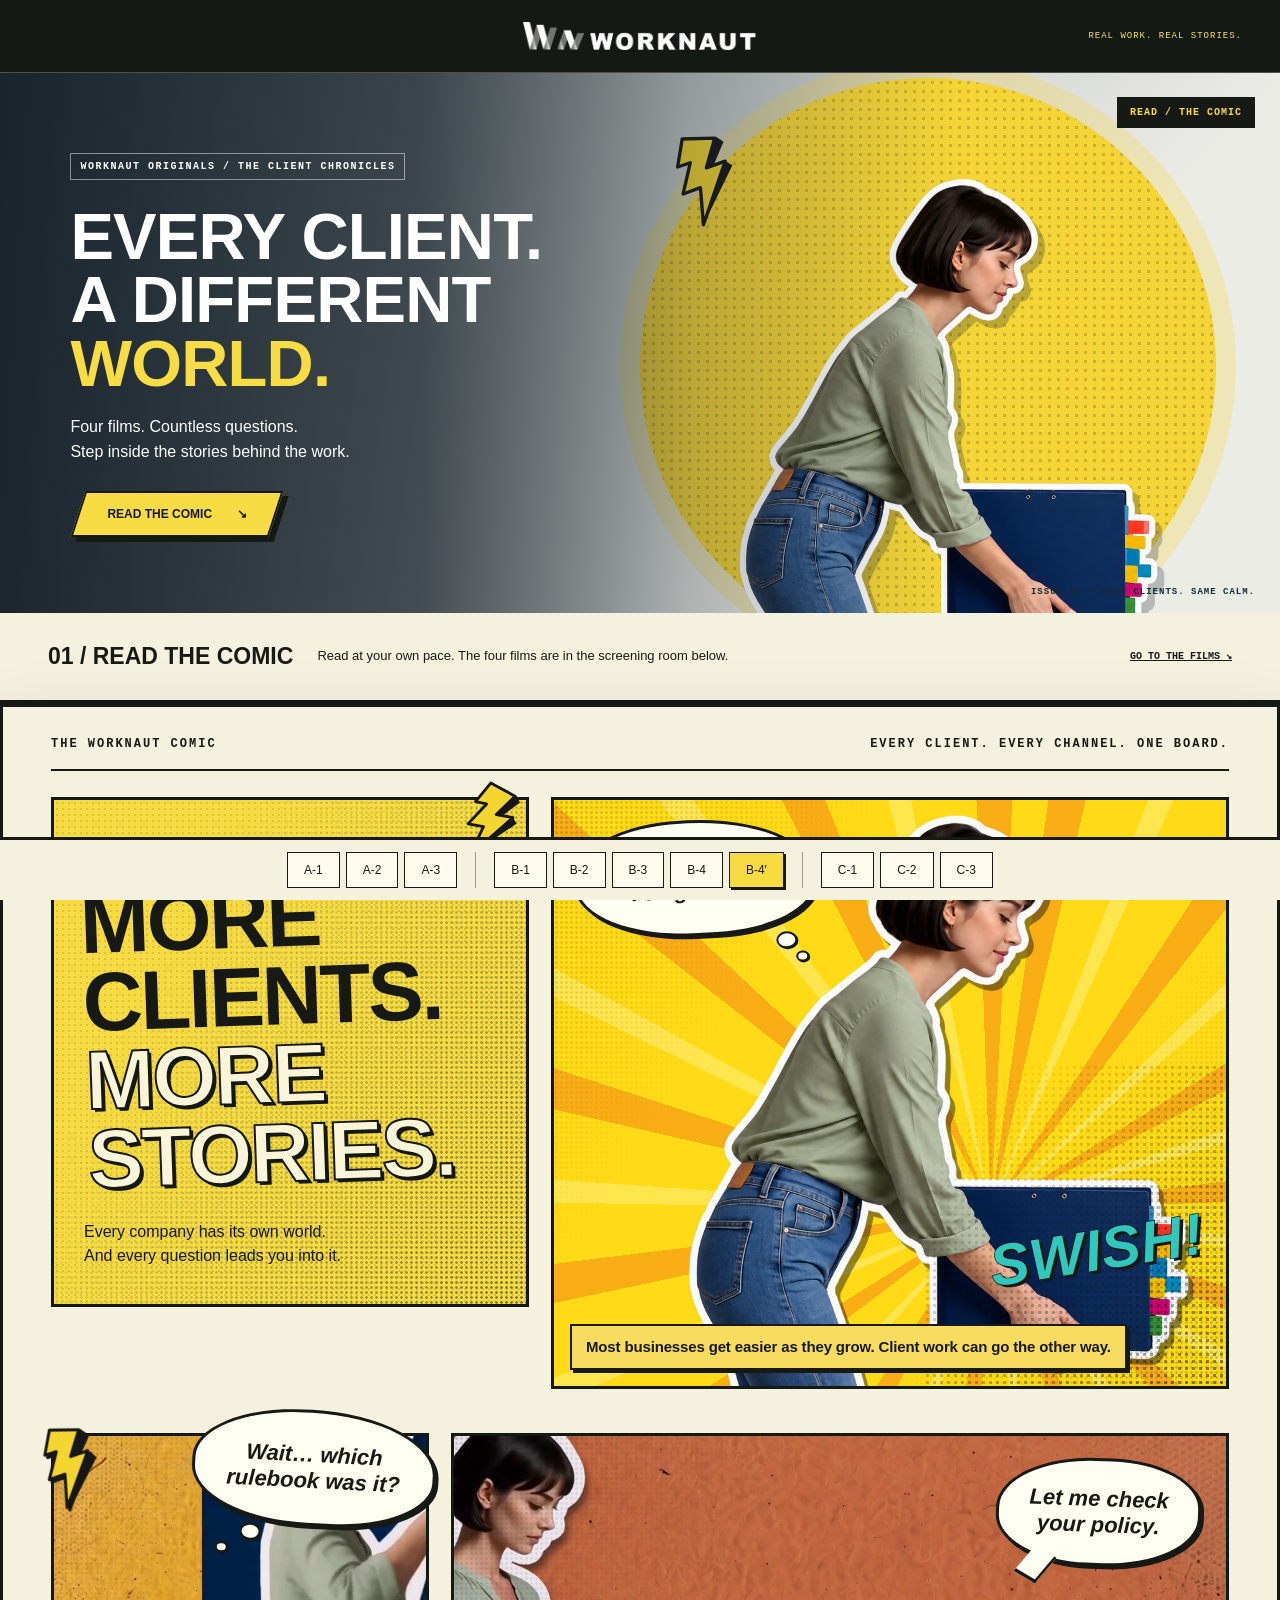
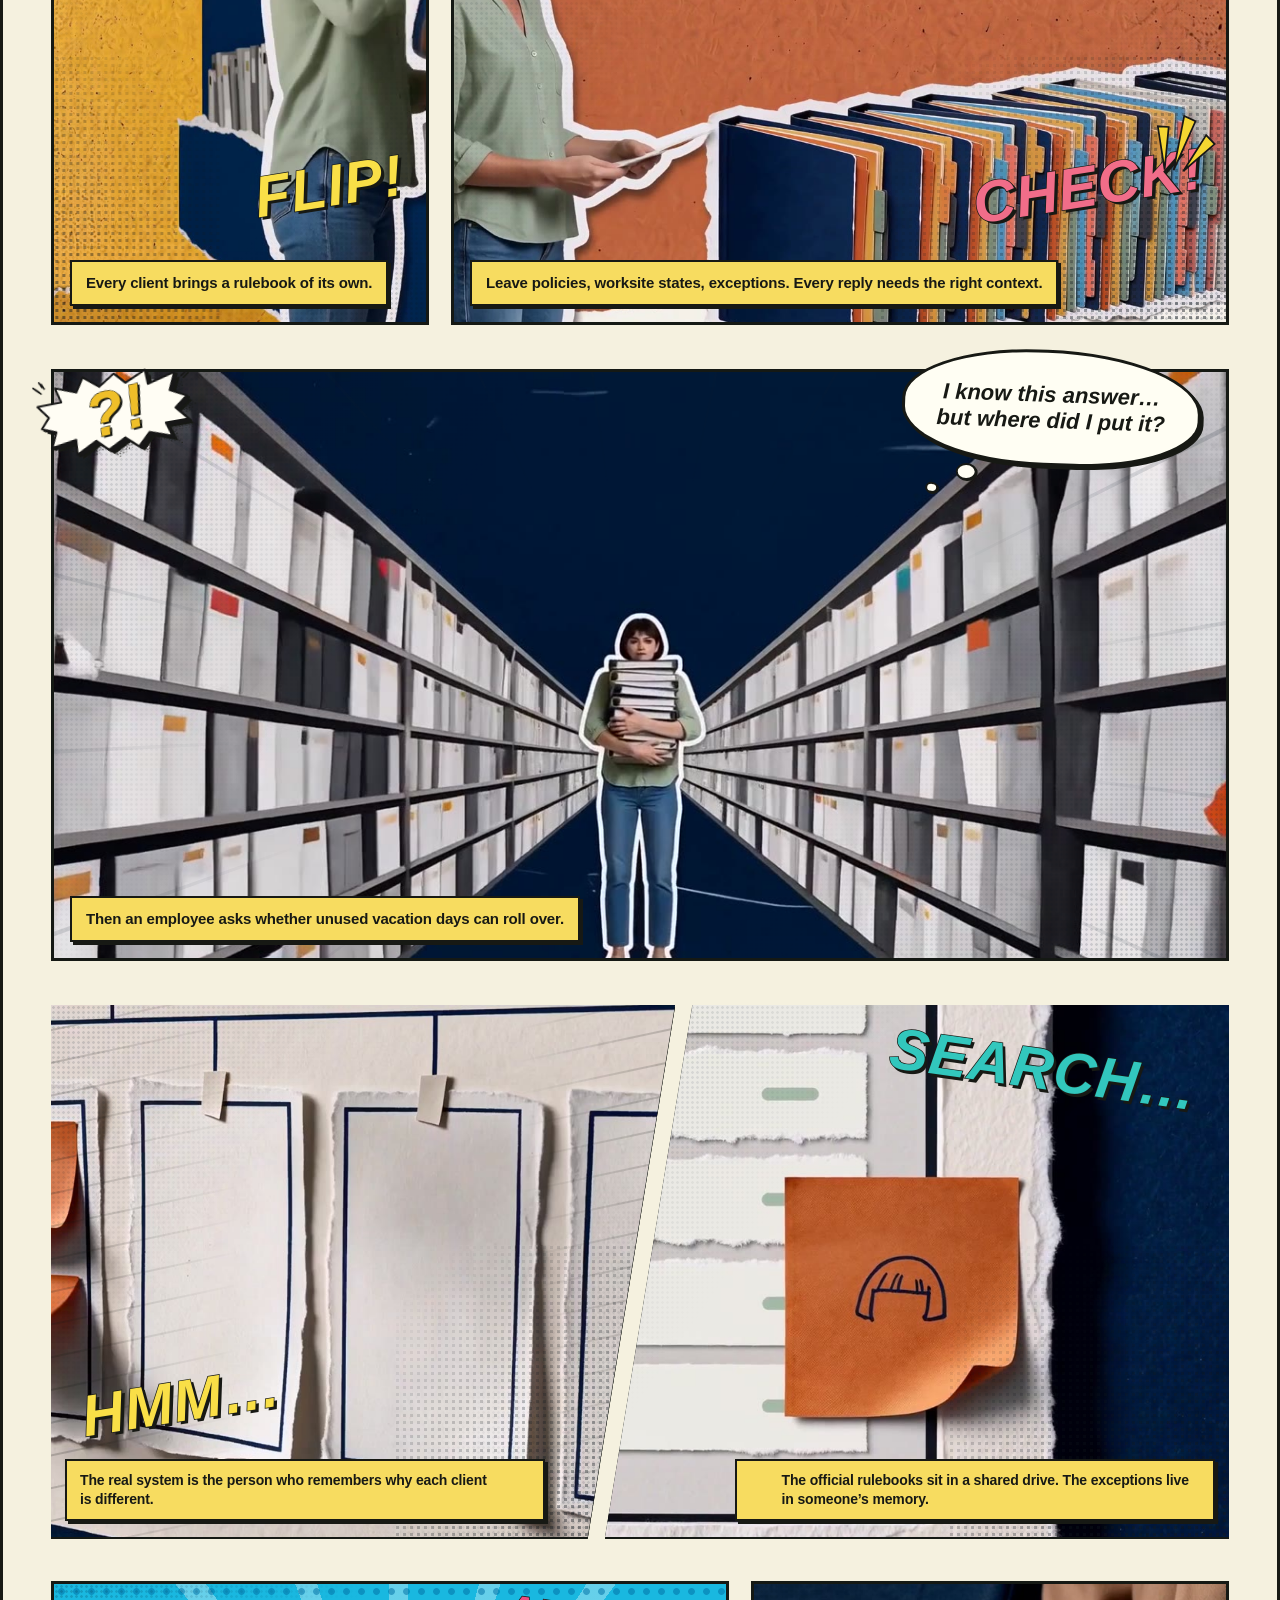
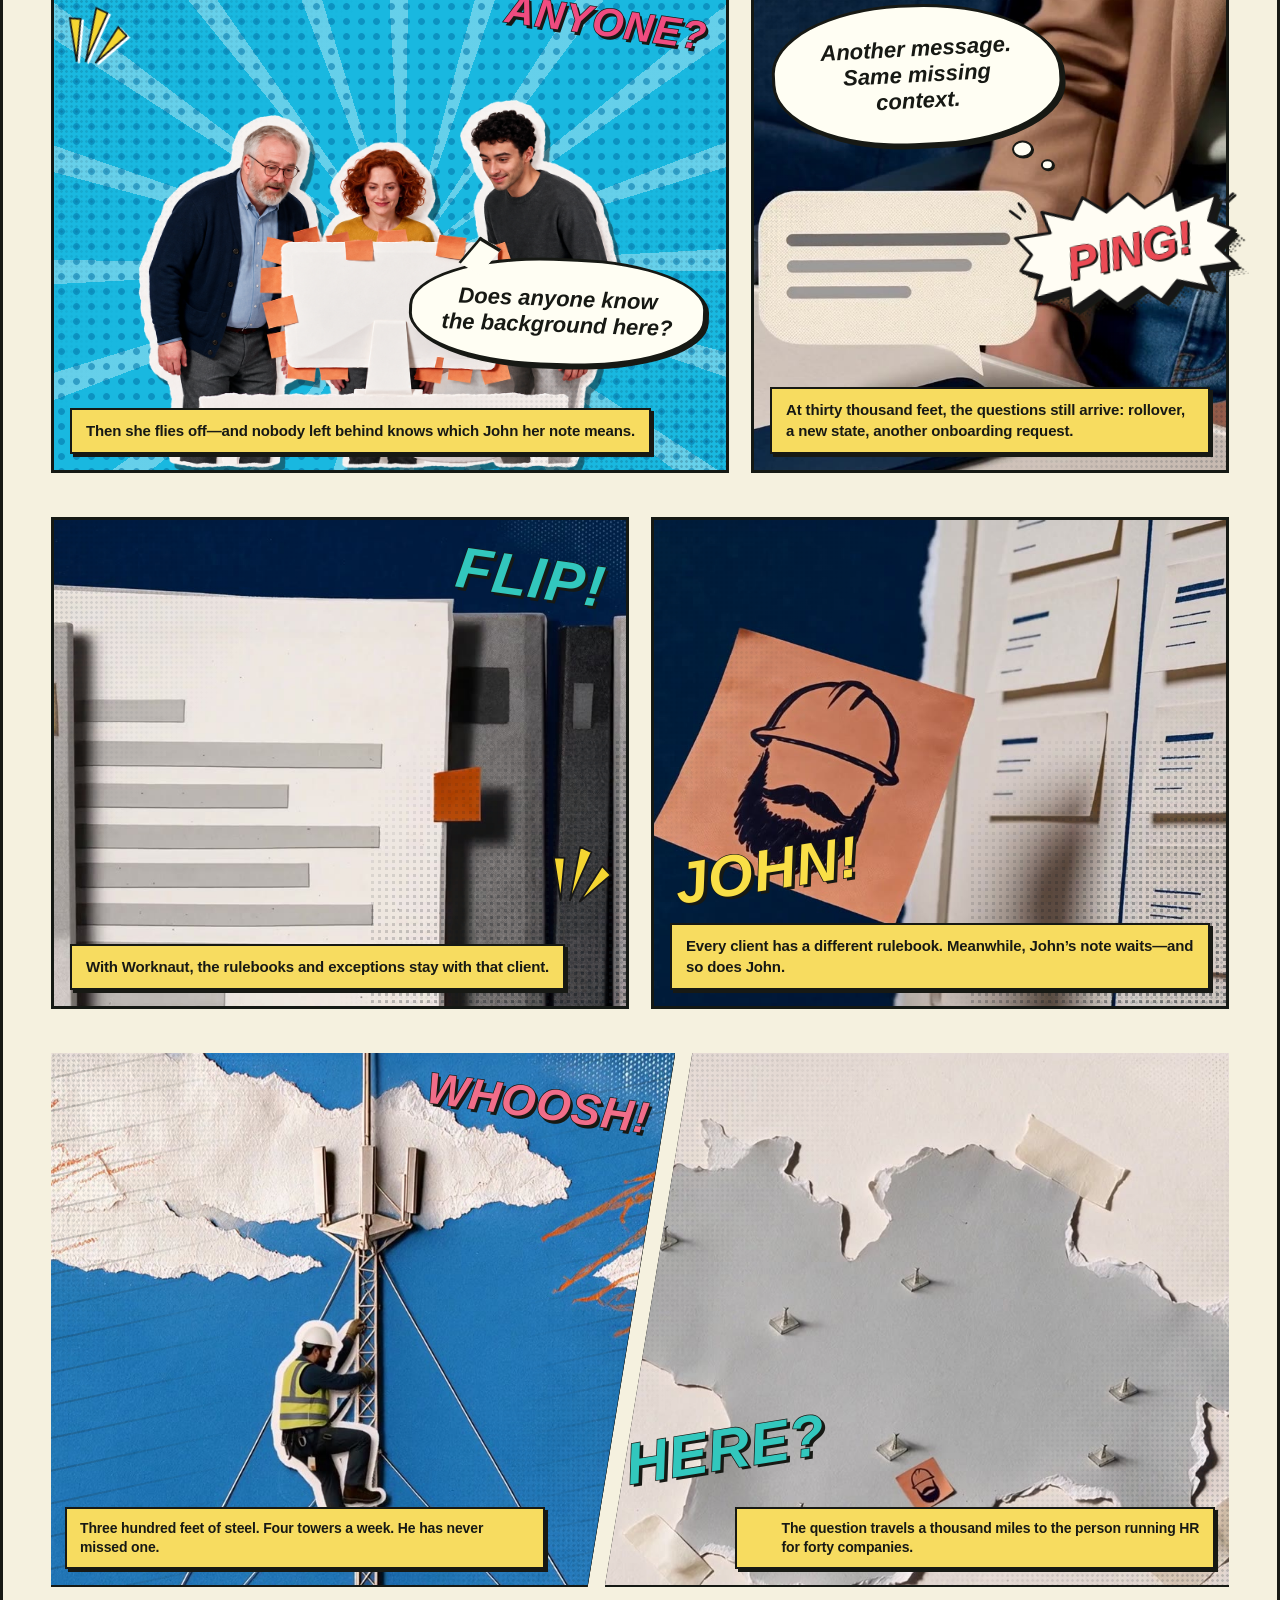
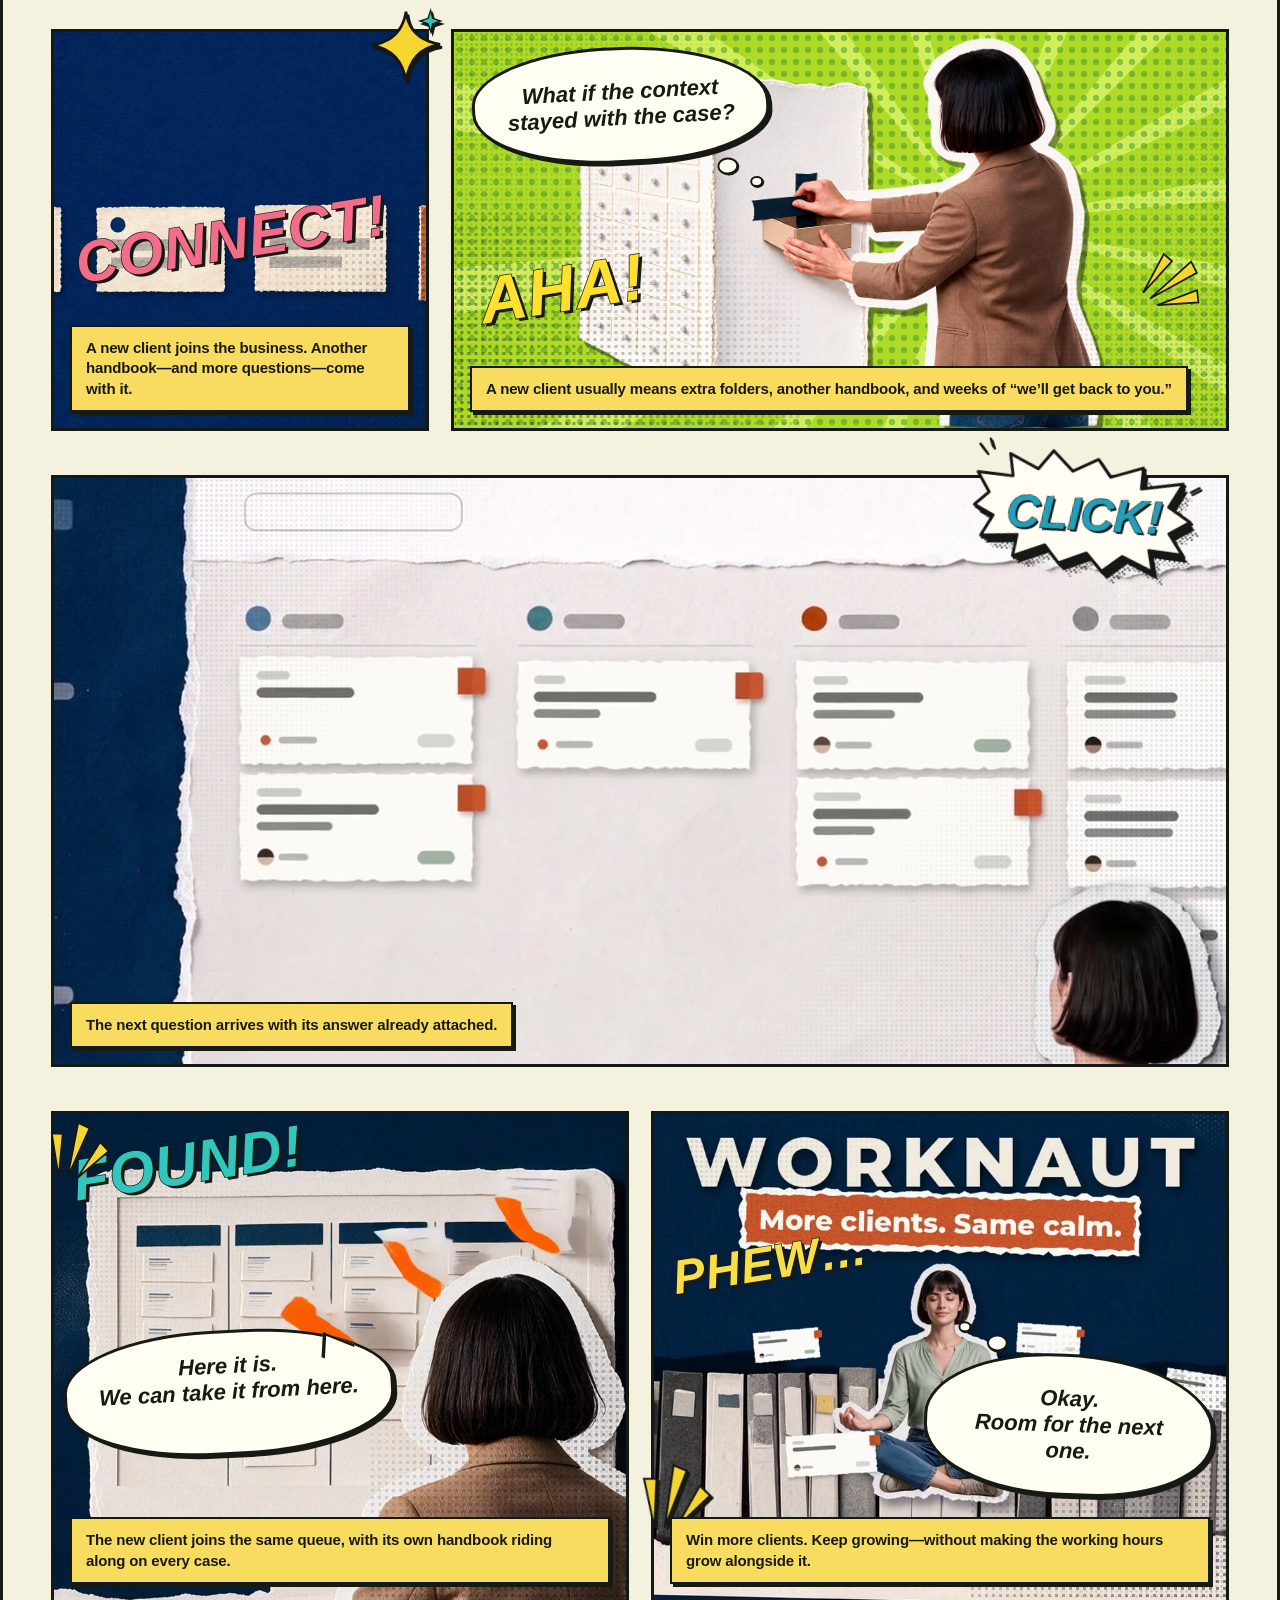
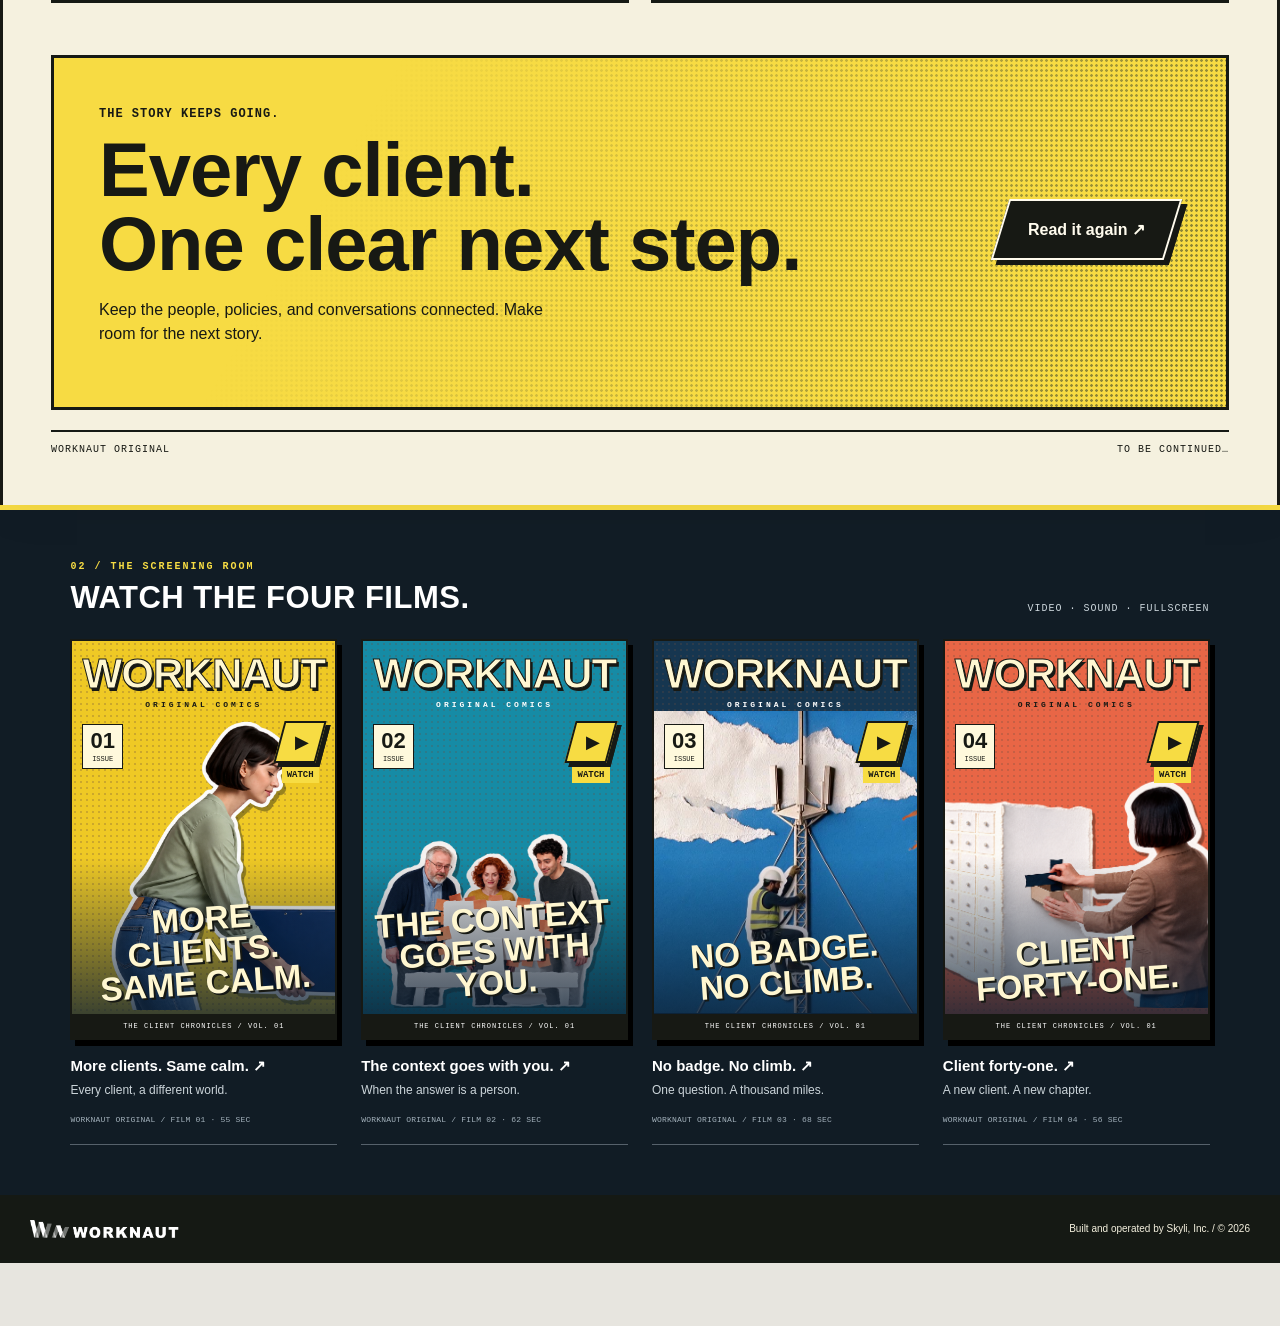
<file: design-b-4-prime.html>
<!doctype html><html lang="en"><head><meta charset="utf-8"><meta name="viewport" content="width=device-width,initial-scale=1"><title>Worknaut — B-4′ / Read & watch</title><meta name="description" content="A continuous comic told through scenes from the Worknaut film. Every client. Every channel. One board."><style>
*{box-sizing:border-box}html{scroll-behavior:smooth}body{margin:0;color:#171914;background:#dedbcf;font-family:Arial,Helvetica,sans-serif}a{color:inherit}header{max-width:1320px;margin:auto;padding:24px 32px 20px;display:flex;justify-content:space-between;align-items:center;background:#151914;color:#f9e650;border-bottom:4px solid #151914}header img{width:215px;height:auto}header span{font:11px monospace;letter-spacing:2px}.book{max-width:1320px;margin:auto;padding:26px 28px 36px;background:#f5f1df;box-shadow:0 0 50px #0001}.mast{display:flex;justify-content:space-between;font:700 10px monospace;letter-spacing:2px;padding:0 0 14px;border-bottom:2px solid #181b15;margin-bottom:16px}.comic{display:grid;grid-template-columns:repeat(12,minmax(0,1fr));gap:14px}.cut{margin:0;position:relative;min-width:0;isolation:isolate;border:3px solid #151914;background:#092845;overflow:hidden}.cut img{display:block;width:100%;height:100%;object-fit:cover}.s4{grid-column:span 4}.s5{grid-column:span 5}.s6{grid-column:span 6}.s7{grid-column:span 7}.s8{grid-column:span 8}.s12{grid-column:span 12}.h-sm{height:260px}.h-md{height:335px}.h-lg{height:420px}.title{background:#f7db43;padding:32px 27px;display:flex;flex-direction:column;justify-content:space-between;background-image:radial-gradient(#21221b22 .8px,transparent .9px);background-size:6px 6px}.eyebrow{font:700 10px monospace;letter-spacing:1px}.title h1{font-family:Impact,'Arial Black',sans-serif;font-size:clamp(50px,5.8vw,78px);font-weight:900;letter-spacing:-2.5px;line-height:.94;margin:22px 0;text-transform:uppercase;transform:rotate(-2deg)}.title h1 em{display:block;color:#faf4d9;-webkit-text-stroke:2px #151914;font-style:normal;text-shadow:3px 3px #151914}.title p{font-size:13px;max-width:290px;line-height:1.5;margin:0}.caption{position:absolute;top:15px;left:15px;max-width:calc(100% - 30px);padding:10px 13px;background:#f8e15a;border:2px solid #151914;box-shadow:3px 3px 0 #151914;font-size:13px;font-weight:800;line-height:1.3;z-index:2}.caption.bottom{top:auto;bottom:16px}.caption.paper{background:#fffbed}.caption.ink{background:#151914;color:#fffbed;border-color:#fffbed;box-shadow:3px 3px #151914}.bubble{position:absolute;right:16px;top:18px;background:#fffdef;border:3px solid #171914;border-radius:50%;padding:20px 23px;max-width:230px;z-index:3;font-size:17px;line-height:1.12;text-align:center;font-weight:900;font-style:italic;transform:rotate(3deg);filter:drop-shadow(3px 3px 0 #151914)}.bubble:after{content:'';position:absolute;width:22px;height:24px;background:#fffdef;border-right:3px solid #151914;border-bottom:3px solid #151914;bottom:-14px;left:45%;transform:skew(-20deg) rotate(25deg)}.sfx{position:absolute;bottom:20px;right:22px;color:#fae24a;font:italic 900 47px Impact,'Arial Black',sans-serif;letter-spacing:1px;-webkit-text-stroke:1.4px #151914;text-shadow:4px 4px #151914;transform:rotate(-10deg);z-index:3}.slash-row{grid-column:span 12;display:grid;grid-template-columns:1fr 1fr;gap:0;height:380px;filter:drop-shadow(0 2px 0 #151914)}.slash-row .cut{border:0;background:#151914;padding:3px}.slash-row .cut:first-child{clip-path:polygon(0 0,100% 0,86% 100%,0 100%);margin-right:-35px;z-index:2}.slash-row .cut:last-child{clip-path:polygon(14% 0,100% 0,100% 100%,0 100%);margin-left:-35px}.slash-row .cut:first-child img{clip-path:polygon(0 0,99.5% 0,85.5% 100%,0 100%)}.slash-row .cut:last-child img{clip-path:polygon(14.5% 0,100% 0,100% 100%,.5% 100%)}.slash-row .cut:last-child .caption{left:auto;right:18px}.wide img{object-position:center}.close img{object-position:60% center}.endcard{background:#f7db43;display:flex;align-items:center;justify-content:space-between;gap:35px;padding:32px}.endcard h2{font-family:Impact,'Arial Black',sans-serif;font-size:clamp(35px,5vw,65px);line-height:.98;letter-spacing:-1px;margin:12px 0}.endcard p{font-size:13px;line-height:1.5;max-width:340px}.endcard a{display:inline-block;background:#151914;color:#fffbed;padding:16px 22px;font-size:13px;font-weight:bold;text-decoration:none;border:2px solid #151914;box-shadow:4px 4px #fffbed;white-space:nowrap}.endnote{display:flex;justify-content:space-between;border-top:2px solid #151914;margin-top:20px;padding-top:12px;font:10px monospace;letter-spacing:1px}footer{max-width:1320px;margin:auto;background:#151914;color:#f5f1df;display:flex;justify-content:space-between;align-items:center;padding:25px 30px;font-size:10px}footer img{width:150px}.concept-switcher{position:sticky;bottom:0;z-index:30;display:flex;flex-wrap:wrap;justify-content:center;gap:18px;padding:12px 16px;background:#f5f1df;border-top:3px solid #171914}.concept-group{display:flex;gap:6px}.concept-group+.concept-group{border-left:1px solid #999;padding-left:18px}.concept-switcher a{padding:10px 16px;border:1px solid #171914;color:#171914;text-decoration:none;font-size:12px;background:#fffbed}.concept-switcher a[aria-current]{background:#f7db43;box-shadow:2px 2px #171914}a:focus-visible{outline:3px solid #dd3f77;outline-offset:4px}
@media(min-width:1400px){.book{margin-top:18px;margin-bottom:18px}}
@media(max-width:900px){header{padding:20px}.book{padding:20px}.comic{gap:10px}.h-lg{height:360px}.h-md{height:285px}.h-sm{height:225px}.title{padding:23px 18px}.title h1{font-size:55px}.caption{font-size:11px;padding:8px 10px;top:10px;left:10px}.bubble{font-size:14px;padding:17px;max-width:185px}.slash-row{height:310px}.sfx{font-size:36px}.endcard{padding:25px}}
@media(max-width:600px){header{padding:17px 15px}header img{width:160px}header span{font-size:8px;letter-spacing:1px;max-width:110px;text-align:right}.book{padding:15px 12px 23px}.mast{font-size:8px;letter-spacing:1px;gap:15px}.comic{gap:9px;grid-template-columns:repeat(2,minmax(0,1fr))}.s4,.s5,.s6,.s7,.s8{grid-column:span 1}.s12,.title,.opening,.mobile-wide{grid-column:span 2}.title{height:auto;min-height:315px;padding:25px}.title h1{font-size:68px;margin:18px 0}.title p{max-width:300px}.h-lg{height:280px}.h-md{height:235px}.h-sm{height:200px}.caption{font-size:10px;line-height:1.25;max-width:calc(100% - 16px);left:8px;top:8px;padding:7px 8px;box-shadow:2px 2px #151914}.caption.bottom{bottom:10px}.bubble{right:10px;top:12px;font-size:13px;max-width:160px;padding:15px 17px}.sfx{font-size:31px;right:12px;bottom:15px}.slash-row{grid-column:span 2;height:240px}.slash-row .cut:first-child{margin-right:-15px}.slash-row .cut:last-child{margin-left:-15px}.slash-row .caption{max-width:75%;font-size:10px}.endcard{height:auto;min-height:280px;display:block;padding:24px}.endcard h2{font-size:48px}.endcard a{margin:10px 0}.endnote{font-size:8px;gap:20px}.concept-switcher{gap:7px;padding:10px 6px}.concept-group{gap:3px}.concept-group+.concept-group{padding-left:7px}.concept-switcher a{font-size:10px;padding:9px 6px}footer{padding:22px 15px;gap:20px}footer img{width:120px}footer span{max-width:160px;line-height:1.6}}
@media(prefers-reduced-motion:reduce){html{scroll-behavior:auto}}
.cut .sfx{top:20px;bottom:auto}@media(max-width:600px){.cut .sfx{top:65px;bottom:auto}}@media(max-width:600px){.title.h-lg{height:auto;min-height:390px}.title h1{font-size:60px}.title p{margin-top:12px}}
.voice{position:absolute;z-index:4;top:20px;right:22px;max-width:245px;padding:21px 25px;background:#fffef3;border:3px solid #171914;color:#171914;font:italic 800 18px/1.18 Arial,Helvetica,sans-serif;text-align:center;box-shadow:3px 3px 0 #171914;transform:rotate(2deg)}
.voice.left{left:20px;right:auto;transform:rotate(-3deg)}.voice.low{top:auto;bottom:40px}.voice.speech{border-radius:48% 44% 47% 45%}.voice.speech:after{content:'';position:absolute;bottom:-18px;left:35%;width:25px;height:26px;background:#fffef3;border-right:3px solid #171914;border-bottom:3px solid #171914;transform:skew(-18deg) rotate(25deg)}.voice.thought{border-radius:45% 52% 42% 48%;border-style:solid;padding:24px 28px}.voice.thought:before,.voice.thought:after{content:'';position:absolute;border:2px solid #171914;background:#fffef3;border-radius:50%;box-shadow:1px 1px #171914}.voice.thought:before{width:17px;height:13px;bottom:-20px;left:43%}.voice.thought:after{width:9px;height:7px;bottom:-34px;left:38%}.voice.low:before{bottom:auto;top:-20px}.voice.low.thought:after{bottom:auto;top:-32px}.voice.low.speech:after{bottom:auto;top:-17px;transform:skew(-18deg) rotate(205deg)}
@media(max-width:900px){.voice{font-size:15px;max-width:210px;padding:17px 20px}.voice.thought{padding:21px}}
@media(max-width:600px){.voice{font-size:12px;line-height:1.17;max-width:calc(100% - 20px);top:12px;right:10px;padding:14px 13px;box-shadow:2px 2px #171914}.voice.left{left:10px}.voice.thought{padding:17px 14px}.voice.low{top:auto;bottom:38px}.opening .voice,.wide .voice{font-size:15px;max-width:210px}.voice.speech:after{width:18px;height:19px;bottom:-13px}.voice.low.speech:after{top:-12px}.opening .voice{max-width:175px}}

/* Selected artwork breaks its frame; the film image stays inside its ink border. */
.cut.break-panel{overflow:visible;z-index:5}.break-panel>img:not(.comic-mark){position:relative;z-index:0}.comic{column-gap:18px;row-gap:24px}.comic-mark{position:absolute!important;z-index:7!important;pointer-events:none;object-fit:contain!important;width:70px!important;height:85px!important;filter:drop-shadow(2px 3px 0 #151914)}.comic-mark.bolt{left:-18px;top:-27px;transform:rotate(-14deg)}.comic-mark.spark{right:-20px;top:-25px;width:62px!important;height:62px!important}.comic-mark.rays{left:-18px;bottom:-18px;width:65px!important;height:65px!important;transform:rotate(-15deg)}
.comic-hit{position:absolute;z-index:8;display:flex;align-items:center;justify-content:center;width:190px;height:125px;background:url('assets/bubble-burst.svg') center/100% 100% no-repeat;filter:drop-shadow(2px 2px 0 #171914);pointer-events:none}.comic-hit span{display:block;margin-top:-9px;font:italic 900 35px/1 Impact,'Arial Black',sans-serif;color:#eb4b55;-webkit-text-stroke:1px #171914;paint-order:stroke fill;text-shadow:2px 2px #171914;transform:rotate(-5deg)}.comic-hit.ping{right:-22px;bottom:-25px;transform:rotate(-8deg)}.comic-hit.click{right:22px;top:-32px;transform:rotate(8deg)}.comic-hit.click span{color:#239fba}.comic-hit.surprise{left:-20px;top:-27px;width:130px;height:110px;transform:rotate(-10deg)}.comic-hit.surprise span{font-size:46px;color:#efbf29}.voice.escape{top:-23px}.voice.low.escape{top:auto;bottom:-18px}.voice.cloud{background:transparent url('assets/bubble-cloud.svg') center/100% 100% no-repeat;border:0;border-radius:0;box-shadow:none;padding:32px 37px 45px;min-width:255px;min-height:140px;filter:drop-shadow(1px 2px 0 #171914)}.voice.cloud:after{display:none}.speed-ink{position:absolute;inset:0;z-index:1;pointer-events:none;background:repeating-conic-gradient(from 4deg at 50% 60%,transparent 0deg 8deg,#14212d 8.1deg 8.4deg,transparent 8.5deg 17deg);mask-image:radial-gradient(ellipse at 50% 60%,transparent 48%,#0008 100%);opacity:.4}
@media(max-width:900px){.comic-hit{width:155px;height:110px}.comic-hit span{font-size:29px}.voice.cloud{min-width:220px;min-height:125px;padding:28px 30px 40px}}
@media(max-width:600px){.comic{column-gap:10px;row-gap:24px}.comic-hit{width:125px;height:94px}.comic-hit span{font-size:25px}.comic-hit.ping{right:-8px;bottom:-21px}.comic-hit.click{right:8px;top:-23px}.comic-hit.surprise{width:98px;height:85px;left:-8px;top:-18px}.comic-hit.surprise span{font-size:33px}.comic-mark.bolt{width:45px!important;height:60px!important;left:-7px;top:-20px}.comic-mark.spark{width:40px!important;height:40px!important;right:-7px;top:-16px}.comic-mark.rays{left:-7px;bottom:-14px;width:40px!important;height:40px!important}.voice.escape{top:-17px;right:9px}.voice.low.escape{top:auto;bottom:-10px}.voice.cloud{min-width:0;width:calc(100% + 8px);max-width:none;left:-4px;min-height:115px;padding:24px 26px 36px;font-size:12px}.voice.thought.low.escape{right:6px;max-width:calc(100% - 12px)}.voice.low.escape.thought:before{top:-16px}.voice.low.escape.thought:after{top:-28px}}

/* Per-scene lettering keeps tails directed toward the character. */
.comic{row-gap:35px}.voice{--tail:45%;--dot:40%;font-size:17px;max-width:235px}.voice.thought:before,.voice.speech:after{left:var(--tail)}.voice.thought:after{left:var(--dot)}
.scene-2 .voice{--tail:83%;--dot:91%;top:23px;left:20px;max-width:210px}.scene-3 .voice{--tail:20%;--dot:10%;right:15px;top:28px;max-width:200px}.scene-5 .voice{--tail:12%;right:25px;top:22px}.scene-4 .voice{--tail:18%;--dot:8%;right:25px;top:-18px;max-width:255px}.scene-10 .voice{--tail:18%;right:20px;bottom:28px;max-width:245px}.scene-11 .voice{--tail:82%;--dot:92%;left:18px;top:20px;max-width:225px}.scene-19 .voice{--tail:82%;--dot:93%;left:18px;top:18px;max-width:240px}.scene-20 .voice{left:10px;bottom:-15px;width:275px;max-width:50%;min-width:240px}.scene-7 .voice{--tail:20%;--dot:10%;right:12px;bottom:-15px;max-width:230px}
.voice.cloud:after{display:block;width:25px;height:26px;background:#fffef3;border-top:3px solid #171914;border-left:3px solid #171914;border-right:0;border-bottom:0;top:9px!important;left:80%;transform:skew(25deg) rotate(30deg)!important}.voice.cloud{background:#fffef3;border:3px solid #171914;border-radius:45%;padding:20px 25px;min-height:105px;box-shadow:3px 3px #171914;filter:none}
.ink-dots{position:absolute;z-index:1;pointer-events:none;right:0;bottom:0;width:130px;height:110px;background:radial-gradient(#1119 1.2px,transparent 1.6px) 0 0/6px 6px;mask-image:linear-gradient(135deg,transparent 15%,#000 100%);opacity:.6}.scene-3 .ink-dots,.scene-19 .ink-dots{right:auto;left:0;transform:scaleX(-1)}
.sound{position:absolute;z-index:6;font:italic 900 clamp(25px,3.4vw,44px)/1 Impact,'Arial Black',sans-serif;letter-spacing:1px;transform:rotate(-9deg);-webkit-text-stroke:1.4px #171914;paint-order:stroke fill;text-shadow:3px 3px #171914;pointer-events:none;color:#f9df47}.sound.teal{color:#32c7bd}.sound.pink{color:#f16d89}.sound.top-right{right:20px;top:28px;transform:rotate(8deg)}.sound.top-left{left:20px;top:25px}.sound.bottom-right{right:22px;bottom:25px}.sound.bottom-left{left:20px;bottom:25px}.scene-19 .sound{bottom:22px;left:25px;font-size:48px}.scene-20 .sound{top:20px;left:18px}.scene-8 .sound{bottom:35px;left:30px}.scene-9 .sound{top:35px;right:30px}.scene-15 .sound{font-size:35px;right:24px;top:28px}.scene-10 .sound{top:18px;right:18px;font-size:30px}
.accent-rays{position:absolute;width:55px!important;height:55px!important;object-fit:contain!important;z-index:7;right:6px;bottom:9px;pointer-events:none;transform:rotate(-12deg)}.scene-10 .accent-rays{left:8px;top:15px}.scene-19 .accent-rays{right:15px;top:12px;transform:rotate(25deg)}.scene-20 .accent-rays{right:10px;top:0}.rush-lines{position:absolute;inset:0;z-index:1;pointer-events:none;background:repeating-linear-gradient(-12deg,transparent 0 16px,#17191455 17px 18px,transparent 19px 32px);mask-image:linear-gradient(90deg,#0009,transparent 30%,transparent 75%,#0009)}.title{position:relative;overflow:visible}.cover-bolt{position:absolute;right:-18px;top:-25px;width:65px!important;height:80px!important;object-fit:contain!important;z-index:8;transform:rotate(15deg)}.scene-12 .accent-rays{bottom:75px;right:10px}.scene-5 .accent-rays{bottom:64px}.scene-20,.scene-7{margin-bottom:8px}
@media(max-width:900px){.voice{font-size:14px}.scene-3 .voice{max-width:170px}.scene-20 .voice{min-width:210px;max-width:65%}.scene-19 .sound{font-size:37px}.sound{font-size:30px}}
@media(max-width:600px){.comic{row-gap:30px}.voice{font-size:12px!important;line-height:1.15;padding:14px 13px!important;max-width:calc(100% - 22px)!important}.voice.thought{padding:17px 14px!important}.scene-2 .voice{top:14px;left:8px;max-width:148px!important}.scene-3 .voice{top:17px;right:8px;max-width:135px!important;font-size:11px!important}.scene-5 .voice{top:18px;right:8px;max-width:128px!important}.scene-4 .voice{top:-14px;right:8px;max-width:195px!important;font-size:14px!important}.scene-10 .voice{right:8px;bottom:24px;max-width:calc(100% - 16px)!important}.scene-11 .voice{left:8px;top:16px;max-width:calc(100% - 16px)!important}.scene-19 .voice{left:7px;top:12px;max-width:calc(100% - 14px)!important;font-size:11px!important}.scene-20 .voice{min-width:0;left:3px;width:calc(100% - 6px);max-width:none!important;bottom:-10px;min-height:85px;padding:16px!important}.scene-7 .voice{right:3px;bottom:-10px;max-width:calc(100% - 6px)!important}.voice.cloud:after{width:17px;height:18px;top:3px!important;left:75%}.sound{font-size:24px;letter-spacing:0;-webkit-text-stroke:1px;text-shadow:2px 2px #171914}.sound.top-right{top:22px;right:8px}.sound.top-left{top:20px;left:10px}.sound.bottom-right{right:8px;bottom:26px}.sound.bottom-left{left:8px;bottom:22px}.scene-3 .sound{bottom:28px}.scene-10 .sound{font-size:20px;top:8px;right:5px}.scene-15 .sound{font-size:21px;top:20px;right:12px}.scene-8 .sound{left:12px;bottom:30px;font-size:21px}.scene-9 .sound{top:22px;right:12px;font-size:21px}.scene-19 .sound{font-size:30px;left:10px;bottom:22px}.scene-20 .sound{font-size:23px;left:9px;top:15px}.scene-7 .sound{font-size:23px;top:12px;left:8px}.accent-rays{width:33px!important;height:33px!important;right:2px;bottom:8px}.scene-10 .accent-rays{display:none}.scene-19 .accent-rays{top:auto;bottom:40px;right:0}.scene-5 .accent-rays{bottom:62px}.cover-bolt{width:45px!important;height:60px!important;right:-6px;top:-22px}.scene-12 .accent-rays{bottom:65px}.ink-dots{width:85px;height:90px}.scene-20,.scene-7{margin-bottom:6px}}
.scene-7 .sound{top:100px;left:18px}@media(max-width:600px){.scene-7 .sound{top:72px;left:8px;font-size:21px}.scene-18,.scene-19{grid-column:span 2}.scene-18{height:170px}.scene-19{height:260px}.scene-19 .voice{max-width:180px!important;top:20px;left:12px;font-size:13px!important}.scene-19 .sound{font-size:36px;bottom:25px;left:20px}.scene-19 .accent-rays{right:12px;bottom:35px}}
/* Bigger printed panels, with illustrated halftone gutters on both sides. */
body{background-color:#e4d7a7;background-image:radial-gradient(#15191455 1.4px,transparent 1.8px),repeating-linear-gradient(135deg,transparent 0 120px,#f1ca4466 120px 200px,transparent 200px 350px);background-size:8px 8px,auto}header,footer{max-width:1680px}header{padding:25px 45px}header img{width:245px}.book{max-width:1680px;padding:30px 48px 50px;position:relative;background-color:#f5f1df;background-image:radial-gradient(#c6b47a33 .7px,transparent 1px);background-size:5px 5px;border-left:3px solid #171914;border-right:3px solid #171914}.book:before,.book:after{content:'';position:absolute;top:0;bottom:0;width:22px;pointer-events:none;background-color:#f5da4f;background-image:radial-gradient(#17191499 1.4px,transparent 1.8px),repeating-linear-gradient(-35deg,transparent 0 250px,#ee7895 250px 420px,#31bfb3 420px 540px,transparent 540px 850px);background-size:7px 7px,100% 850px}.book:before{left:0;border-right:2px solid #171914}.book:after{right:0;border-left:2px solid #171914;transform:scaleY(-1)}.mast{font-size:12px;padding-bottom:18px;margin-bottom:26px}.comic{gap:44px 22px}.h-lg{height:510px}.h-md{height:410px}.h-sm{height:320px}.slash-row{height:450px}.title{padding:36px 30px}.title h1{font-size:clamp(64px,6.5vw,100px)}.title p{font-size:16px;max-width:370px}.eyebrow{font-size:12px}.caption{font-size:16px;padding:12px 16px}.voice{font-size:22px;padding:25px 30px;max-width:295px}.voice.thought{padding:29px 32px}.scene-2 .voice{max-width:260px}.scene-3 .voice{max-width:250px;right:18px}.scene-4 .voice{max-width:315px;top:-22px}.scene-10 .voice{max-width:300px;bottom:32px}.scene-11 .voice{max-width:290px}.scene-19 .voice{max-width:300px;top:22px}.scene-20 .voice{width:330px;max-width:60%;min-width:280px;min-height:125px}.scene-7 .voice{max-width:290px;bottom:-20px}.sound{font-size:58px}.scene-10 .sound{font-size:40px}.scene-15 .sound{font-size:44px}.scene-19 .sound{font-size:65px}.scene-7 .sound{top:125px;font-size:48px}.comic-hit{width:240px;height:160px}.comic-hit span{font-size:46px}.comic-hit.surprise{width:165px;height:140px}.comic-hit.surprise span{font-size:62px}.comic-hit.ping{right:-24px;bottom:-30px}.comic-hit.click{top:-40px}.comic-mark.bolt{width:90px!important;height:110px!important}.comic-mark.spark{width:80px!important;height:80px!important}.comic-mark.rays{width:80px!important;height:80px!important}.accent-rays{width:70px!important;height:70px!important}.cover-bolt{width:85px!important;height:100px!important}.ink-dots{width:45%;height:55%;background:radial-gradient(#131a20bb 1.7px,transparent 2px) 0 0/7px 7px;opacity:.65;mask-image:linear-gradient(135deg,transparent 10%,#000 95%)}.cut:after{content:'';position:absolute;inset:0;z-index:1;pointer-events:none;background:radial-gradient(#071826 1px,transparent 1.6px) 0 0/5px 5px;mask-image:linear-gradient(125deg,#0008,transparent 32%,transparent 67%,#000a);opacity:.27}.title:after,.endcard:after{opacity:.5;mask-image:linear-gradient(120deg,transparent 25%,#000)}.endcard{padding:45px}.endcard h2{font-size:76px}.endcard p{font-size:16px;max-width:480px}.endcard a{font-size:16px;padding:21px 28px}
@media(min-width:1400px){.book{margin-top:24px;margin-bottom:24px;width:calc(100% - 70px)}header,footer{width:calc(100% - 70px)}}
@media(min-width:601px) and (max-width:1000px){.book{padding:25px 35px}.book:before,.book:after{width:15px}.h-lg{height:430px}.h-md{height:360px}.h-sm{height:290px}.slash-row{height:370px}.voice{font-size:18px;max-width:230px!important;padding:23px}.caption{font-size:13px}.sound{font-size:40px}.scene-10 .sound{font-size:29px}.comic-hit{width:180px;height:125px}.comic-hit span{font-size:33px}.title h1{font-size:65px}.scene-20 .voice{min-width:0;width:250px}.scene-19 .sound{font-size:45px}}
@media(max-width:600px){header{padding:19px 15px}header img{width:185px}.book{padding:22px 20px 35px;border:0}.book:before,.book:after{width:9px;border-width:1px;background-size:5px 5px,100% 850px}.mast{font-size:8px;margin-bottom:24px}.comic{gap:34px 10px}.s4,.s5,.s6,.s7,.s8{grid-column:span 2}.h-lg{height:350px}.h-md{height:320px}.h-sm{height:280px}.title.h-lg{min-height:430px;height:auto;padding:30px 24px}.title h1{font-size:70px}.title p{font-size:15px}.eyebrow{font-size:10px}.caption{font-size:13px;padding:10px 12px;max-width:calc(100% - 20px)}.voice,.voice.thought{font-size:17px!important;line-height:1.16;padding:22px!important;max-width:220px!important}.scene-2 .voice{max-width:195px!important;left:10px;top:15px}.scene-3 .voice{max-width:185px!important;right:12px;top:20px}.scene-5 .voice{max-width:185px!important;top:20px;right:12px}.scene-4 .voice{max-width:220px!important;top:-16px;right:10px;font-size:17px!important}.scene-10 .voice{max-width:235px!important;right:10px;bottom:25px}.scene-11 .voice{max-width:215px!important;left:12px}.scene-19{height:320px}.scene-19 .voice{max-width:200px!important;font-size:16px!important;top:20px;left:10px}.scene-18{height:230px}.scene-20 .voice{max-width:250px!important;width:250px;min-height:110px;left:8px;bottom:-12px}.scene-7 .voice{max-width:225px!important;right:8px;bottom:-12px}.sound{font-size:38px}.scene-3 .sound{bottom:25px}.scene-10 .sound{font-size:31px;top:16px;right:12px}.scene-19 .sound{font-size:46px;bottom:30px;left:15px}.scene-20 .sound{font-size:38px;top:18px;left:14px}.scene-7 .sound{font-size:33px;top:102px;left:12px}.comic-hit{width:165px;height:115px}.comic-hit span{font-size:33px}.comic-hit.ping{right:-8px;bottom:-23px}.comic-hit.click{right:4px;top:-28px}.comic-hit.surprise{width:115px;height:100px;left:-8px;top:-20px}.comic-hit.surprise span{font-size:42px}.comic-mark.bolt{width:62px!important;height:80px!important}.comic-mark.spark,.comic-mark.rays{width:55px!important;height:55px!important}.accent-rays{width:45px!important;height:45px!important}.scene-10 .accent-rays{display:block;left:7px;top:12px}.scene-12 .accent-rays{bottom:80px}.scene-5 .accent-rays{bottom:75px}.cover-bolt{width:60px!important;height:80px!important}.ink-dots{width:50%;height:60%;background-size:6px 6px;opacity:.6}.slash-row{height:300px}.slash-row .caption{font-size:11px;padding:8px}.slash-row .sound{font-size:25px}.slash-row .ink-dots{width:65%}.endcard{padding:30px 24px}.endcard h2{font-size:53px}.endcard p{font-size:15px}.endcard a{font-size:15px}.endnote{font-size:9px}footer{padding:25px 17px}footer img{width:140px}}
@media(max-width:600px){.scene-2 .sound{bottom:87px;right:10px}.scene-4 .comic-hit.surprise{top:94px;left:-7px}.scene-6 .comic-hit.click{top:auto;bottom:-22px;right:0}.scene-2 .caption{max-width:calc(100% - 20px);font-size:12px}}@media(max-width:600px){.scene-4 .comic-hit.surprise{top:145px}.scene-2 .voice{max-width:165px!important;font-size:15px!important;padding:18px!important;left:8px}}/* Keep the surrounding paper plain; halftone belongs inside the panels. */body{background:#dedbcf}.book{background:#f5f1df}.book:before,.book:after{display:none}
/* Photo cutouts over comic backgrounds, entirely inside their panels. */
.scene-2{background:#ffda16}.scene-10{background:#19b8e0}.scene-19{background:#aedb27}.scene-2:before,.scene-10:before,.scene-19:before{content:'';position:absolute;inset:0;z-index:0;pointer-events:none}.scene-2:before{background:repeating-conic-gradient(from 8deg at 65% 70%,#f69715aa 0deg 5deg,transparent 5deg 13deg,#fff5a166 13deg 16deg,transparent 16deg 25deg)}.scene-10:before{background:radial-gradient(#006fa585 3px,transparent 3.8px) 0 0/15px 15px,repeating-conic-gradient(from 15deg at 52% 58%,#ffffff55 0deg 4deg,transparent 4deg 18deg)}.scene-19:before{background:radial-gradient(#4a952c88 2.8px,transparent 3.5px) 0 0/12px 12px,repeating-conic-gradient(at 68% 48%,#edff8788 0deg 5deg,transparent 5deg 20deg)}
.cut>.photo-cutout{position:relative;z-index:2;object-fit:contain;object-position:center bottom;filter:drop-shadow(5px 6px 0 #1117)}.scene-2>.photo-cutout{object-fit:cover;object-position:62% bottom}.scene-10 .sound{color:#ef4c80}.scene-19 .sound{color:#ffe02c}.scene-10 .ink-dots,.scene-19 .ink-dots,.scene-2 .ink-dots{z-index:1}.scene-10:after,.scene-19:after,.scene-2:after{z-index:1;opacity:.35}.scene-10 .voice{bottom:24px}.scene-19 .voice{top:15px}.scene-2 .voice{top:20px}.scene-10 .accent-rays{filter:drop-shadow(2px 2px #fff)}
@media(max-width:600px){.scene-2>.photo-cutout{object-fit:contain;object-position:center bottom}.scene-2 .voice{top:10px;left:8px;max-width:170px!important}.scene-10 .voice{bottom:22px;right:8px;max-width:230px!important;font-size:16px!important}.scene-10 .sound{top:10px;right:10px}.scene-19 .voice{max-width:200px!important;top:12px;left:8px}.scene-19 .sound{bottom:13px;left:12px}.scene-19:before{background-size:10px 10px,auto}.scene-10:before{background-size:12px 12px,auto}}

/* Narrator copy follows the film's captions, condensed for the comic. */
figure.cut>.narration{position:absolute;z-index:10;bottom:0;left:0;right:0;height:82px;display:flex;align-items:center;margin:0;padding:14px 18px;background:#f7dc60;color:#171914;border-top:3px solid #171914;font:600 16px/1.4 Arial,Helvetica,sans-serif;letter-spacing:-.15px;text-align:left;box-shadow:inset 0 0 0 5px #ffe98b}.comic>figure.h-lg{height:592px}.comic>figure.h-md{height:492px}.comic>figure.h-sm{height:402px}.slash-row{height:532px}.cut>img:not(.comic-mark):not(.accent-rays){height:calc(100% - 82px)}.cut .ink-dots{bottom:82px}.cut .sound.bottom-left,.cut .sound.bottom-right{bottom:107px}.scene-19 .sound{bottom:107px}.cut .voice.low,.scene-10 .voice,.scene-20 .voice,.scene-7 .voice{bottom:104px}.scene-11 .comic-hit.ping{bottom:58px}.scene-7 .comic-mark.rays{bottom:65px}.scene-12 .accent-rays{bottom:98px}.scene-5 .accent-rays{bottom:145px}.scene-19 .accent-rays{bottom:110px;top:auto}.scene-3 .voice{top:-26px;right:-10px;max-width:260px;z-index:12;transform:rotate(3deg)}.scene-3{z-index:12}.slash-row .cut:before{pointer-events:none}.slash-row .narration{font-size:15px}.slash-row .cut:last-child .narration{padding-left:45px}.slash-row .cut:first-child .narration{padding-right:55px}
@media(min-width:601px) and (max-width:1000px){.comic>figure.h-lg{height:512px}.comic>figure.h-md{height:442px}.comic>figure.h-sm{height:372px}.slash-row{height:452px}.narration{font-size:14px!important}.scene-3 .voice{max-width:220px}}
@media(max-width:600px){.comic{row-gap:40px}figure.cut>.narration{height:94px;padding:11px 13px;font-size:14px;line-height:1.35;box-shadow:inset 0 0 0 4px #ffe98b}.comic>figure.h-lg{height:444px}.comic>figure.h-md{height:414px}.comic>figure.h-sm{height:374px}.comic>figure.scene-18{height:324px}.comic>figure.scene-19{height:414px}.cut>img:not(.comic-mark):not(.accent-rays){height:calc(100% - 94px)}.cut .ink-dots{bottom:94px}.cut .sound.bottom-left,.cut .sound.bottom-right{bottom:120px}.scene-2 .sound{bottom:116px}.scene-19 .sound{bottom:110px}.cut .voice.low,.scene-10 .voice,.scene-20 .voice,.scene-7 .voice{bottom:116px}.scene-11 .comic-hit.ping{bottom:72px}.scene-6 .comic-hit.click{bottom:72px}.scene-7 .comic-mark.rays{bottom:79px}.scene-12 .accent-rays{bottom:105px}.scene-5 .accent-rays{bottom:153px}.scene-19 .accent-rays{bottom:122px}.scene-3 .voice{top:-23px;right:-4px;max-width:185px!important}.slash-row{height:420px}.slash-row .cut>img{height:calc(100% - 120px)!important}.slash-row .narration{height:120px;font-size:11px!important;line-height:1.35;padding:9px 12px!important;align-items:flex-start;padding-top:15px!important}.slash-row .cut:first-child .narration{padding-right:25px!important}.slash-row .cut:last-child .narration{padding-left:27px!important}.slash-row .sound.bottom-left{bottom:145px}.slash-row .ink-dots{bottom:120px}}
@media(max-width:600px){.scene-2>.photo-cutout{object-fit:cover;object-position:62% bottom}}
.film-library{margin:0 0 45px;padding:20px;background:#f7dc43;border:3px solid #171914;box-shadow:5px 5px 0 #171914}.film-library-heading{display:flex;justify-content:space-between;gap:20px;align-items:center;margin-bottom:18px}.film-library-heading h2{font:900 30px/.95 Impact,'Arial Black',sans-serif;letter-spacing:.5px;margin:0}.film-library-heading p{font-size:13px;margin:0}.film-cards{display:grid;grid-template-columns:repeat(4,minmax(0,1fr));gap:14px}.film-card{padding:0;text-align:left;color:#171914;border:3px solid #171914;background:#fffbed;cursor:pointer;box-shadow:3px 3px 0 #171914;font-family:Arial,Helvetica,sans-serif;transition:transform .15s}.film-card:hover{transform:translateY(-4px)}.film-thumb{display:block;position:relative;aspect-ratio:16/10;overflow:hidden;border-bottom:3px solid #171914;background:#102c43}.film-thumb img{width:100%;height:100%;object-fit:cover}.card-play{position:absolute;left:50%;top:50%;transform:translate(-50%,-50%);width:52px;height:52px;display:grid;place-items:center;padding-left:4px;border-radius:50%;border:3px solid #171914;background:#ffe342;color:#171914;font-size:23px;box-shadow:3px 3px 0 #171914}.film-time{position:absolute;bottom:6px;right:6px;padding:4px 6px;background:#171914;color:#fffbed;font:11px monospace}.film-card-copy{display:block;padding:13px 12px 16px}.film-card-copy small{font:700 9px monospace;letter-spacing:1px;display:block;margin-bottom:9px}.film-card-copy strong{font-size:17px;line-height:1.1;display:block}.panel-play{position:absolute;z-index:15;left:50%;top:calc(50% - 41px);transform:translate(-50%,-50%);border:0;padding:12px;background:transparent;cursor:pointer;display:flex;flex-direction:column;align-items:center;gap:10px;color:#171914}.panel-play-disc{display:grid;place-items:center;width:88px;height:88px;border-radius:50%;border:4px solid #171914;background:#ffe342;padding-left:6px;font:36px Arial,sans-serif;box-shadow:5px 5px 0 #171914;transition:transform .15s}.panel-play-label{white-space:nowrap;background:#171914;color:#fffbed;padding:8px 12px;font:700 11px monospace;letter-spacing:1px;border:2px solid #fffbed}.panel-play:hover .panel-play-disc{transform:scale(1.08)}button:focus-visible{outline:4px solid #ec397a;outline-offset:5px}.film-dialog{width:min(1080px,calc(100vw - 36px));padding:0;border:4px solid #171914;background:#f5f1df;color:#171914;box-shadow:12px 12px 0 #f7dc43;max-height:calc(100dvh - 40px);overflow:auto}.film-dialog::backdrop{background:#101411df;backdrop-filter:blur(6px)}.film-dialog-head{display:flex;justify-content:space-between;align-items:center;gap:20px;padding:18px 22px;border-bottom:3px solid #171914;background:#f7dc43}.film-dialog-head small{font:700 10px monospace;letter-spacing:2px}.film-dialog-head h2{font-family:'Arial Black',Arial,sans-serif;font-size:23px;line-height:1.15;margin:6px 0 0}.film-close{flex-shrink:0;width:44px;height:44px;background:#171914;color:white;border:2px solid #171914;font-size:28px;cursor:pointer}.film-dialog video{display:block;width:100%;max-height:70dvh;aspect-ratio:16/9;background:#000}.film-dialog-description{padding:12px 22px;font-size:13px;margin:0}.video-error{display:none;padding:15px 22px;background:#fffbed}.video-error.visible{display:block}.film-dialog a{font-weight:bold}.film-open{overflow:hidden}
@media(max-width:900px){.film-card-copy strong{font-size:14px}.film-library-heading h2{font-size:26px}.film-card-copy small{font-size:8px;letter-spacing:0}.film-cards{gap:10px}.film-library{padding:16px}.panel-play-disc{width:76px;height:76px;font-size:30px}}
@media(max-width:600px){.film-library{margin-bottom:38px;padding:14px;box-shadow:3px 3px #171914}.film-library-heading{display:block;margin-bottom:14px}.film-library-heading h2{font-size:26px}.film-library-heading p{font-size:12px;line-height:1.4;margin:8px 0 0}.film-cards{grid-template-columns:repeat(2,minmax(0,1fr));gap:12px}.film-card{border-width:2px;box-shadow:2px 2px #171914}.film-card-copy{padding:10px 8px;min-height:76px}.film-card-copy strong{font-size:14px}.film-card-copy small{font-size:8px}.card-play{width:42px;height:42px;font-size:18px}.film-time{font-size:9px;bottom:4px;right:4px}.panel-play{top:calc(50% - 47px);gap:8px;padding:8px}.panel-play-disc{width:70px;height:70px;font-size:29px;border-width:3px;box-shadow:3px 3px #171914}.panel-play-label{font-size:9px;padding:7px 9px;letter-spacing:0}.playable .sound,.playable .accent-rays{display:none!important}.slash-row .panel-play-disc{width:56px;height:56px;font-size:24px}.slash-row .panel-play-label{font-size:8px;padding:6px}.slash-row .panel-play{top:calc(50% - 60px)}.film-dialog{width:calc(100vw - 20px);max-height:calc(100dvh - 24px);box-shadow:5px 5px #f7dc43}.film-dialog-head{padding:13px;gap:12px}.film-dialog-head h2{font-size:18px}.film-close{width:38px;height:38px}.film-dialog-description{padding:11px 13px;font-size:12px}}
@media(prefers-reduced-motion:reduce){.film-card,.panel-play-disc{transition:none}}
.film-thumb img{transform:scale(1.16);transform-origin:center top}
/* Consistent playback affordance: the upper-right corner of every cover. */
.card-play{left:auto;right:9px;top:9px;transform:none;width:46px;height:46px;font-size:21px;box-shadow:2px 2px #171914}.panel-play{left:auto;right:12px;top:12px;transform:none;padding:5px;gap:7px;align-items:flex-end}.panel-play-disc{width:66px;height:66px;font-size:28px;border-width:3px;box-shadow:3px 3px #171914}.panel-play-label{font-size:10px;padding:6px 9px;letter-spacing:.5px}.playable .voice.right{right:190px}.scene-19.playable .accent-rays{display:none}
@media(max-width:900px){.panel-play-disc{width:60px;height:60px;font-size:26px}.panel-play-label{font-size:9px}.playable .voice.right{right:160px}}
@media(max-width:600px){.card-play{top:6px;right:6px;width:36px;height:36px;font-size:16px;border-width:2px}.panel-play,.slash-row .panel-play{top:8px;right:5px;left:auto;transform:none;padding:3px;gap:5px}.panel-play-disc,.slash-row .panel-play-disc{width:48px;height:48px;font-size:21px;border-width:2px;box-shadow:2px 2px #171914}.panel-play-label,.slash-row .panel-play-label{font-size:8px;padding:5px 6px;letter-spacing:0}.scene-2.playable .voice{max-width:165px!important}.scene-19.playable .voice{max-width:180px!important}.slash-row .panel-play-label{max-width:108px;white-space:normal;text-align:right}.slash-row .panel-play-disc{width:42px;height:42px;font-size:18px}}
.slash-row .playable .panel-play{right:35px}@media(max-width:600px){.slash-row .playable .panel-play{right:22px}}
/* Explicit panel paint order: background 0, photograph 1, halftone 2,
   effects 3, balloons 4, lettering 6, playback control 7. */
.film-library{margin:44px 0 28px}
figure.cut{isolation:isolate}.image-window{position:absolute;inset:0;overflow:hidden;z-index:1;pointer-events:none}.image-window>img{display:block;width:100%!important;height:100%!important;max-width:none;object-fit:cover;object-position:center top;clip-path:none!important}.film-window>img{transform:scale(1.17);transform-origin:center top}.cutout-window>img{transform:none;object-fit:contain;object-position:center bottom;filter:drop-shadow(5px 6px 0 #1117)}.scene-2 .cutout-window>img{object-fit:cover;object-position:62% bottom}.scene-3 .film-window>img{object-position:15% top;transform-origin:15% top}.scene-5 .film-window>img{object-position:left top;transform-origin:left top}.slash-row .cut .image-window{inset:0}.slash-row .cut .image-window>img{clip-path:none!important;height:100%!important}
.cut:before{z-index:0!important}.cut:after,.cut .ink-dots{z-index:2!important;pointer-events:none}.cut .ink-dots{bottom:0;width:45%;height:55%}.cut .speed-ink,.cut .rush-lines{z-index:2}.cut .comic-mark,.cut .accent-rays,.cut .comic-hit,.cut .sound,.cut .sfx,.cover-bolt{z-index:3!important;pointer-events:none}.cut .voice{z-index:4!important}.balloon-copy{position:relative;z-index:6}.title>.eyebrow,.title>h1,.title>p,.endcard>div,.endcard>a{position:relative;z-index:6}
figure.cut>.narration{position:absolute;z-index:6!important;left:16px;right:auto;bottom:16px;width:max-content;max-width:calc(100% - 32px);height:auto;min-height:0;display:block;padding:11px 14px;margin:0;background:#f7dc60;color:#171914;border:2px solid #171914;box-shadow:3px 3px #171914;font:600 15px/1.35 Arial,Helvetica,sans-serif;letter-spacing:-.15px;text-align:left}.slash-row .cut>.narration{font-size:14px;padding:10px 13px;max-width:77%}.slash-row .cut:first-child>.narration{left:14px;right:auto}.slash-row .cut:last-child>.narration{left:auto;right:14px}.cut .panel-play{z-index:7}.panel-play-label{position:relative;z-index:6}
@media(max-width:600px){.film-library{margin:36px 0 25px}.scene-2 .cutout-window>img{object-fit:cover;object-position:62% bottom}.cut .ink-dots{width:50%;height:60%;bottom:0}figure.cut>.narration{left:10px;bottom:12px;max-width:calc(100% - 20px);height:auto;padding:10px 11px;font-size:13px;line-height:1.35;box-shadow:2px 2px #171914}.slash-row .cut>.narration{height:auto;font-size:11px!important;line-height:1.3;padding:8px!important;max-width:76%;align-items:normal}.slash-row .cut:first-child>.narration{left:8px;right:auto}.slash-row .cut:last-child>.narration{left:auto;right:8px}}
@media(max-width:600px){.scene-11 .comic-hit.ping,.scene-6 .comic-hit.click{top:auto!important;bottom:136px!important}}@media(max-width:380px){.panel-play-label{display:none}.concept-switcher a{font-size:9px;padding:9px 5px}.concept-switcher{gap:5px}.concept-group+.concept-group{padding-left:5px}}.playable .sound.top-right{display:none}.scene-11 .comic-hit.ping{top:auto!important;bottom:136px!important}.scene-18 .sound.bottom-left{bottom:160px}.scene-20 .voice.low{bottom:145px}@media(min-width:601px) and (max-width:1000px){.panel-play-label{display:none}.scene-2.playable .voice{max-width:calc(100% - 125px)!important}}@media(max-width:600px){.scene-18 .sound.bottom-left{bottom:140px}.scene-20 .voice.low{bottom:135px}}
/* Comic-publisher front cover: one cinematic feature and four portrait issues. */
body{background:#e7e5df}header{position:relative;justify-content:center;padding:22px 38px;border-bottom:1px solid #4e514b}header img{width:235px}header span{position:absolute;right:38px;font-size:9px;letter-spacing:1px}.cover-front{max-width:1680px;margin:auto;background:#fff}.front-hero{position:relative;height:560px;overflow:hidden;background:#c9cbc7;color:#fff;isolation:isolate}.front-hero:after{content:'';position:absolute;inset:0;z-index:1;pointer-events:none;background:linear-gradient(90deg,#111b25ed 0%,#18232bc4 33%,#1b283145 54%,transparent 75%)}.front-hero-art{position:absolute;inset:0;z-index:0;background:linear-gradient(135deg,#929b9c,#ecece7 72%)}.front-sun{position:absolute;width:630px;height:630px;border-radius:50%;right:6%;top:5px;background:#f5d536;background-image:radial-gradient(#7d672a55 1.5px,transparent 2px);background-size:9px 9px;box-shadow:0 0 0 20px #f5d53644}.front-person{position:absolute;width:1130px;max-width:none;height:640px;right:-100px;bottom:-55px;object-fit:contain;object-position:right bottom;filter:drop-shadow(7px 8px 0 #1a273044)}.front-zap{position:absolute;width:100px;height:130px;object-fit:contain;right:40%;top:38px;transform:rotate(-15deg)}.front-hero-copy{position:relative;z-index:2;padding:80px 5.5%;max-width:740px}.front-tag{font:700 10px monospace;letter-spacing:1.5px;border:1px solid #ffffff7a;padding:7px 9px;display:inline-block}.front-hero h1{font:900 clamp(50px,5.1vw,78px)/.97 Impact,'Arial Black',sans-serif;letter-spacing:-.8px;margin:25px 0 20px;text-transform:uppercase}.front-hero h1 em{font-style:normal;color:#f7dc43}.front-hero-copy p{font-size:16px;line-height:1.55;margin:0 0 27px}.front-read{display:inline-flex;gap:25px;align-items:center;background:#f7dc43;color:#141a1d;padding:15px 24px;font-size:12px;font-weight:900;text-decoration:none;clip-path:polygon(9px 0,100% 0,calc(100% - 9px) 100%,0 100%)}.front-read:hover{background:#fff2a1}.front-watch{position:absolute;z-index:3;top:22px;right:25px;display:flex;flex-direction:column;align-items:center;gap:8px;background:transparent;border:0;cursor:pointer;color:#171914}.front-watch>span{display:grid;place-items:center;border:3px solid #171914;width:60px;height:60px;border-radius:50%;background:#f7dc43;font-size:24px;padding-left:4px;box-shadow:3px 3px #171914}.front-watch small{font:700 9px monospace;letter-spacing:1px;background:#171914;color:#fff;padding:6px 9px}.front-issue-note{position:absolute;z-index:2;bottom:16px;right:25px;color:#172b36;font:700 9px monospace;letter-spacing:1px}.cover-shelf{padding:46px 5.5% 52px}.cover-shelf-head{display:flex;justify-content:space-between;align-items:end;gap:25px;margin-bottom:25px}.shelf-overline{font:700 10px monospace;letter-spacing:2px;color:#737773}.cover-shelf h2{font:900 31px/1.05 Impact,'Arial Black',sans-serif;margin:9px 0 0;letter-spacing:.5px;color:#171914}.shelf-instruction{font:10px monospace;color:#666;letter-spacing:1px}.issue-grid{display:grid;grid-template-columns:repeat(4,minmax(0,1fr));gap:24px}.issue-art{position:relative;aspect-ratio:2/3;isolation:isolate;transition:transform .18s,box-shadow .18s;box-shadow:4px 5px 0 #18242d22}.issue-art:hover{transform:translateY(-7px);box-shadow:7px 12px 0 #18242d22}.issue-read{position:absolute;inset:0;display:block;overflow:hidden;text-decoration:none;border:2px solid #171914;background:#efc925;background-image:radial-gradient(#694b4044 1px,transparent 1.4px);background-size:6px 6px;color:#fff}.issue-2 .issue-read{background-color:#168ba5}.issue-3 .issue-read{background-color:#163650}.issue-4 .issue-read{background-color:#e86646}.issue-brand{position:absolute;z-index:3;top:14px;left:10px;right:10px;font:900 clamp(24px,3.3vw,47px)/.9 Impact,'Arial Black',sans-serif;text-align:center;letter-spacing:-1px;color:#fff7d1;-webkit-text-stroke:1px #171914;text-shadow:2px 3px #171914}.issue-brand>span{display:block;font:700 8px monospace;letter-spacing:3px;color:#171914;text-shadow:none;-webkit-text-stroke:0;margin-top:7px}.issue-2 .issue-brand>span,.issue-3 .issue-brand>span{color:#fff}.issue-number{position:absolute;z-index:4;top:83px;left:10px;padding:5px 7px;border:1px solid #171914;background:#fff9dc;color:#171914;font:900 22px/1 Impact,sans-serif;text-align:center}.issue-number small{display:block;font:7px monospace;margin-top:3px}.issue-picture{position:absolute;inset:73px -18% 28px;overflow:hidden;z-index:1}.issue-picture>img{width:100%;height:100%;object-fit:cover;object-position:58% bottom;filter:drop-shadow(3px 4px #17191466)}.issue-2 .issue-picture{inset:88px -10% 30px}.issue-2 .issue-picture>img{object-fit:contain;object-position:center bottom}.issue-3 .issue-picture{inset:70px 0 25px}.issue-3 .issue-picture>img{transform:scale(1.2);transform-origin:center top;object-position:46% top}.issue-4 .issue-picture{inset:88px -28% 30px}.issue-4 .issue-picture>img{object-fit:contain;object-position:right bottom}.issue-read:after{content:'';position:absolute;z-index:2;inset:35% 0 0;background:linear-gradient(transparent 30%,#0b1e32e8 100%);pointer-events:none}.issue-headline{position:absolute;z-index:3;bottom:39px;left:13px;right:13px;font:900 clamp(24px,2.6vw,38px)/.96 Impact,'Arial Black',sans-serif;text-transform:uppercase;color:#fff7d1;text-shadow:2px 2px #171914;transform:rotate(-4deg)}.issue-bottom{position:absolute;z-index:3;bottom:0;left:0;right:0;background:#171914;color:#fff;padding:8px 4px;text-align:center;font:7px monospace;letter-spacing:1px}.issue-play{position:absolute;z-index:5;top:82px;right:10px;border:0;background:transparent;display:flex;flex-direction:column;align-items:center;gap:4px;cursor:pointer;padding:0}.issue-play>span{display:grid;place-items:center;width:42px;height:42px;padding-left:3px;background:#f7dc43;border:2px solid #171914;border-radius:50%;color:#171914;font-size:18px;box-shadow:2px 2px #171914}.issue-play>small{font:700 8px monospace;padding:3px 5px;background:#171914;color:#fff}.issue-details{padding-top:16px}.issue-details h3{margin:0 0 7px;font-size:15px;line-height:1.2}.issue-details h3 a{text-decoration:none}.issue-details h3 a:hover{text-decoration:underline}.issue-details p{font-size:12px;line-height:1.4;color:#656966;margin:0 0 9px}.issue-details>span{font:8px monospace;color:#747873;letter-spacing:.2px}.comic>figure[id],#b4-story{scroll-margin-top:35px}.book{border-top:5px solid #171914}.front-read:focus-visible,.issue-read:focus-visible{outline:4px solid #e83a79;outline-offset:3px}
@media(min-width:1400px){.cover-front{width:calc(100% - 70px)}.book{margin-top:0}}
@media(max-width:900px){.front-hero{height:490px}.front-hero-copy{padding-top:60px;max-width:520px}.front-hero h1{font-size:59px}.front-person{width:950px;height:550px;right:-180px}.front-sun{right:-140px;width:570px;height:570px}.front-tag{font-size:8px}.front-zap{right:32%;width:70px}.issue-grid{gap:16px}.cover-shelf{padding:35px 4% 40px}.cover-shelf h2{font-size:26px}.shelf-instruction{display:none}.issue-brand{font-size:30px}.issue-number{top:68px;font-size:18px}.issue-play{top:68px;right:7px}.issue-play>span{width:35px;height:35px;font-size:15px}.issue-picture{top:62px}.issue-headline{font-size:26px;bottom:35px}.issue-details h3{font-size:13px}.issue-details p{font-size:11px}.issue-details>span{font-size:7px}}
@media(max-width:600px){header{padding:18px 15px}header img{width:185px}header span{display:none}.front-hero{height:590px}.front-hero-art{background:linear-gradient(#dae0dd,#b7c4c7)}.front-hero:after{background:linear-gradient(0deg,#10212cf2 0%,#10212ca8 40%,transparent 72%)}.front-sun{width:400px;height:400px;right:-150px;top:-30px}.front-person{width:700px;height:395px;right:-125px;bottom:215px}.front-zap{width:55px;height:75px;top:18px;right:auto;left:20px}.front-hero-copy{position:absolute;bottom:0;left:0;right:0;padding:0 24px 29px;max-width:none}.front-tag{font-size:7px;letter-spacing:.7px;padding:6px}.front-hero h1{font-size:49px;line-height:.98;margin:17px 0 13px}.front-hero-copy p{font-size:13px;line-height:1.4;margin-bottom:18px}.front-read{font-size:10px;padding:13px 19px}.front-watch{right:15px;top:15px}.front-watch>span{width:46px;height:46px;font-size:20px}.front-watch small{font-size:7px;padding:5px}.front-issue-note{display:none}.cover-shelf{padding:30px 20px 35px}.cover-shelf-head{margin-bottom:22px}.shelf-overline{font-size:8px;letter-spacing:1.3px}.cover-shelf h2{font-size:26px;max-width:270px}.issue-grid{grid-template-columns:repeat(2,minmax(0,1fr));gap:27px 15px}.issue-brand{font-size:27px;top:11px}.issue-brand>span{font-size:6px;letter-spacing:1.4px}.issue-number{top:60px;left:7px;font-size:17px;padding:4px 6px}.issue-number small{font-size:6px}.issue-play{top:60px;right:7px}.issue-play>span{width:33px;height:33px;font-size:14px}.issue-play>small{font-size:6px}.issue-picture{inset:58px -20% 23px}.issue-2 .issue-picture{inset:66px -12% 24px}.issue-3 .issue-picture{inset:57px 0 23px}.issue-4 .issue-picture{inset:66px -32% 24px}.issue-headline{font-size:25px;left:10px;right:10px;bottom:29px}.issue-bottom{font-size:5px;letter-spacing:.5px;padding:7px 2px}.issue-details{padding-top:12px}.issue-details h3{font-size:13px}.issue-details p{font-size:11px}.issue-details>span{font-size:6px}.book{padding-top:26px}}
@media(prefers-reduced-motion:reduce){.issue-art{transition:none}}

/* Slanted controls with a separate hard-black shadow, without skewing the labels. */
.front-read{position:relative;isolation:isolate;overflow:visible;clip-path:none;background:transparent;padding:16px 29px;margin:0 8px 6px;color:#171914}.front-read:before,.front-read:after{content:'';position:absolute;inset:0;transform:skewX(-18deg);border:2px solid #171914;z-index:-1}.front-read:before{background:#171914;translate:5px 5px}.front-read:after{background:#f7dc43}.front-read:hover{background:transparent}.front-read:hover:after{background:#fff1a1}
.front-watch>span,.issue-play>span,.card-play,.panel-play-disc{border-radius:0;position:relative;isolation:isolate;background:transparent!important;border:0!important;box-shadow:none!important;overflow:visible;padding-left:4px}.front-watch>span:before,.front-watch>span:after,.issue-play>span:before,.issue-play>span:after,.card-play:before,.card-play:after,.panel-play-disc:before,.panel-play-disc:after{content:'';position:absolute;inset:0;z-index:-1;transform:skewX(-15deg);border:2px solid #171914}.front-watch>span:before,.issue-play>span:before,.card-play:before,.panel-play-disc:before{background:#171914;translate:4px 4px}.front-watch>span:after,.issue-play>span:after,.card-play:after,.panel-play-disc:after{background:#f7dc43}.front-watch:hover>span:after,.issue-play:hover>span:after,.film-card:hover .card-play:after,.panel-play:hover .panel-play-disc:after{background:#fff1a1}.front-watch{right:33px}.issue-play{right:16px}.card-play{right:15px;top:11px}.panel-play{right:20px}.panel-play-label{box-shadow:3px 3px #171914}.endcard a{position:relative;isolation:isolate;background:transparent;color:#fffbed;border:0;box-shadow:none;margin:0 8px 6px}.endcard a:before,.endcard a:after{content:'';position:absolute;inset:0;transform:skewX(-17deg);z-index:-1;border:2px solid #171914}.endcard a:before{background:#171914;translate:5px 5px}.endcard a:after{background:#171914;border-color:#fffbed}.film-close{border-radius:0;transform:skewX(-10deg);box-shadow:3px 3px #171914}
@media(max-width:900px){.issue-play{right:12px}}
@media(max-width:600px){.front-read{padding:14px 23px;margin-left:5px}.front-watch{right:23px}.issue-play{right:12px}.card-play{right:11px;top:8px}.panel-play{right:12px}.front-watch>span:before,.issue-play>span:before,.card-play:before,.panel-play-disc:before{translate:3px 3px}.front-read:before{translate:4px 4px}.panel-play-label{box-shadow:2px 2px #171914}.slash-row .playable .panel-play{right:26px}.endcard a{margin-left:5px}}
.film-close{transform:none}
/* The cover feature reaches both viewport edges; the collection closes the page. */
header,.cover-front{max-width:none;width:100%;margin:0}.front-hero{width:100%;height:clamp(540px,36vw,720px)}.front-hero-copy{max-width:860px;padding-left:max(5.5vw,28px)}.front-person{width:min(68vw,1350px);height:115%;right:-2%;bottom:-8%}.front-sun{width:min(45vw,780px);height:auto;aspect-ratio:1;right:5%;top:1%}.footer-collection{background:#fff;width:100%;border-top:3px solid #171914}.footer-collection .cover-shelf{max-width:1680px;margin:auto;padding:46px 5.5% 55px}.hero-preview{position:absolute;inset:0;width:100%;height:100%;object-fit:cover;transform:scale(1.12);transform-origin:center top;opacity:0;transition:opacity .25s;pointer-events:none}.front-hero.is-previewing .hero-preview{opacity:1}.front-hero.is-previewing .front-person,.front-hero.is-previewing .front-sun,.front-hero.is-previewing .front-zap{opacity:0}.hero-preview-label{display:none;position:absolute;right:25px;bottom:40px;z-index:3;background:#171914;color:#f7dc43;padding:7px 9px;font:700 9px monospace;letter-spacing:1px;pointer-events:none}.is-previewing .hero-preview-label{display:block}
@media(max-width:900px){.front-hero{height:510px}.front-person{width:950px;height:550px;right:-180px;bottom:-55px}.front-sun{width:570px;right:-140px}}
@media(max-width:600px){.front-hero{height:590px}.front-person{width:700px;height:395px;right:-125px;bottom:215px}.front-sun{width:400px;right:-150px;top:-30px}.front-hero-copy{padding-left:24px}.footer-collection .cover-shelf{padding:32px 20px 38px}.hero-preview-label{display:none!important}}
@media(prefers-reduced-motion:reduce){.hero-preview{transition:none}}

.read-only-badge{position:absolute;right:25px;top:24px;z-index:3;background:#171914;color:#f7dc43;padding:10px 13px;font:700 10px monospace;letter-spacing:1px}.reading-intro{max-width:1680px;margin:0 auto;padding:30px 48px;background:#f5f1df;display:flex;align-items:center;gap:24px;border-bottom:2px solid #171914}.reading-intro>span{font:900 23px Impact,'Arial Black',sans-serif;white-space:nowrap}.reading-intro p{font-size:13px;line-height:1.4;margin:0;flex:1}.reading-intro>a{font:700 10px monospace;white-space:nowrap}.footer-collection{background:#111c25;color:#fff;border-top:5px solid #f7dc43}.footer-collection .cover-shelf h2{color:#fff}.footer-collection .shelf-overline{color:#f7dc43}.footer-collection .shelf-instruction{color:#cbd5db}.footer-collection .issue-details p{color:#ccd5da}.footer-collection .issue-details>span{color:#a4b2bc}.issue-title-watch{border:0;background:transparent;color:inherit;font:inherit;font-weight:700;line-height:1.3;text-align:left;padding:0;cursor:pointer}.issue-title-watch:hover{text-decoration:underline}.footer-collection .issue-play>small{font-size:9px;background:#f7dc43;color:#171914}.footer-collection .issue-art{box-shadow:5px 6px #000}.issue-read{cursor:default}.issue-art:hover{transform:none}.issue-play{top:82px}.issue-card .issue-details{border-bottom:1px solid #56616b;padding-bottom:18px}.footer-collection .cover-shelf{padding-top:45px;padding-bottom:50px}
@media(max-width:900px){.reading-intro{padding:25px 35px;flex-wrap:wrap}.issue-play{top:68px}}
@media(max-width:600px){.read-only-badge{right:15px;top:16px;font-size:8px}.reading-intro{padding:25px 20px;display:block}.reading-intro>span{font-size:24px}.reading-intro p{font-size:12px;margin:10px 0 14px}.reading-intro>a{font-size:10px}.issue-play{top:60px}.footer-collection .issue-play>small{font-size:7px}}
.footer-collection .issue-read{cursor:pointer;padding:0}.footer-collection .issue-read:hover{filter:brightness(1.06)}</style></head><body><header><img src="assets/worknaut-logo.png" alt="Worknaut"><span>REAL WORK. REAL STORIES.</span></header><section class="cover-front" aria-label="Worknaut comic covers"><div class="front-hero"><div class="front-hero-art" aria-hidden="true"><span class="front-sun"></span><img class="front-person" src="assets/b3-comic/cutout-02.png" alt=""><img class="front-zap" src="assets/comic-lightning.svg" alt=""></div><div class="front-hero-copy"><span class="front-tag">WORKNAUT ORIGINALS / THE CLIENT CHRONICLES</span><h1>EVERY CLIENT.<br>A DIFFERENT<br><em>WORLD.</em></h1><p>Four films. Countless questions.<br>Step inside the stories behind the work.</p><a class="front-read" href="#b4-story">READ THE COMIC <span aria-hidden="true">↘</span></a></div><span class="read-only-badge">READ / THE COMIC</span><span class="front-issue-note">ISSUE 01 — MORE CLIENTS. SAME CALM.</span></div></section><div class="reading-intro"><span>01 / READ THE COMIC</span><p>Read at your own pace. The four films are in the screening room below.</p><a href="#b4-screening">GO TO THE FILMS ↘</a></div><main class="book" id="comic"><div class="mast"><span>THE WORKNAUT COMIC</span><span>EVERY CLIENT. EVERY CHANNEL. ONE BOARD.</span></div><div class="comic" id="b4-story"><div class="cut title s5 h-lg"><img class="cover-bolt" src="assets/comic-lightning.svg" alt="" aria-hidden="true"><span class="eyebrow">A DAY IN THE LIFE OF CLIENT WORK</span><h1>More clients.<em>More stories.</em></h1><p>Every company has its own world.<br>And every question leads you into it.</p></div><figure id="b4-issue-1" class="cut scene-2 s7 h-lg opening"><div class="image-window cutout-window"><img class="photo-cutout" src="assets/b3-comic/cutout-02.png" alt="A team member carries client folders across a yellow paper landscape." loading="lazy" width="1440" height="810"></div><div class="voice thought left" role="note" aria-label="Laura thinks"><span class="balloon-copy">One more client.<br>I’ve got this.</span></div><span class="ink-dots" aria-hidden="true"></span><span class="sound bottom-right teal" aria-hidden="true">SWISH!</span><figcaption class="narration">Most businesses get easier as they grow. Client work can go the other way.</figcaption></figure><figure class="cut scene-3 break-panel s4 h-md"><div class="image-window film-window"><img src="assets/b3-comic/frame-03.jpg" alt="A new folder joins an expanding shelf." loading="lazy" width="1440" height="810"></div><div class="voice thought right" role="note" aria-label="Laura thinks"><span class="balloon-copy">Wait… which<br>rulebook was it?</span></div><img class="comic-mark bolt" src="assets/comic-lightning.svg" alt="" aria-hidden="true"><span class="ink-dots" aria-hidden="true"></span><span class="sound bottom-right yellow" aria-hidden="true">FLIP!</span><figcaption class="narration">Every client brings a rulebook of its own.</figcaption></figure><figure class="cut scene-5 s8 h-md"><div class="image-window film-window"><img src="assets/b3-comic/frame-05.jpg" alt="A long row of client folders stretches across the desk." loading="lazy" width="1440" height="810"></div><div class="voice speech right" role="note" aria-label="Laura says"><span class="balloon-copy">Let me check<br>your policy.</span></div><span class="ink-dots" aria-hidden="true"></span><span class="sound bottom-right pink" aria-hidden="true">CHECK!</span><img class="accent-rays" src="assets/comic-rays.svg" alt="" aria-hidden="true"><figcaption class="narration">Leave policies, worksite states, exceptions. Every reply needs the right context.</figcaption></figure><figure class="cut scene-4 break-panel tension s12 h-lg wide"><div class="image-window film-window"><img src="assets/b3-comic/frame-04.jpg" alt="A team member stands between towering shelves of client records." loading="lazy" width="1440" height="810"></div><div class="voice thought right escape" role="note" aria-label="Laura thinks"><span class="balloon-copy">I know this answer…<br>but where did I put it?</span></div><div class="comic-hit surprise" aria-hidden="true"><span>?!</span></div><span class="speed-ink" aria-hidden="true"></span><figcaption class="narration">Then an employee asks whether unused vacation days can roll over.</figcaption></figure><div class="slash-row"><figure class="cut scene-8 "><div class="image-window film-window"><img src="assets/b3-comic/frame-08.jpg" alt="An organization chart made from paper and pinned notes." loading="lazy" width="1440" height="810"></div><span class="ink-dots" aria-hidden="true"></span><span class="sound bottom-left yellow" aria-hidden="true">HMM…</span><span class="rush-lines" aria-hidden="true"></span><figcaption class="narration">The real system is the person who remembers why each client is different.</figcaption></figure><figure class="cut scene-9 "><div class="image-window film-window"><img src="assets/b3-comic/frame-09.jpg" alt="A small note is attached to a document in a shared drive." loading="lazy" width="1440" height="810"></div><span class="ink-dots" aria-hidden="true"></span><span class="sound top-right teal" aria-hidden="true">SEARCH…</span><figcaption class="narration">The official rulebooks sit in a shared drive. The exceptions live in someone’s memory.</figcaption></figure></div><figure id="b4-issue-2" class="cut scene-10 s7 h-md"><div class="image-window cutout-window"><img class="photo-cutout" src="assets/b3-comic/cutout-10.png" alt="Three colleagues gather around a document." loading="lazy" width="1440" height="810"></div><div class="voice speech low" role="note" aria-label="Laura says"><span class="balloon-copy">Does anyone know<br>the background here?</span></div><span class="sound top-right pink" aria-hidden="true">ANYONE?</span><img class="accent-rays" src="assets/comic-rays.svg" alt="" aria-hidden="true"><figcaption class="narration">Then she flies off—and nobody left behind knows which John her note means.</figcaption></figure><figure class="cut scene-11 break-panel s5 h-md close"><div class="image-window film-window"><img src="assets/b3-comic/frame-11.jpg" alt="A phone message arrives while a colleague is travelling." loading="lazy" width="1440" height="810"></div><div class="voice thought left" role="note" aria-label="Laura thinks"><span class="balloon-copy">Another message.<br>Same missing context.</span></div><div class="comic-hit ping" aria-hidden="true"><span>PING!</span></div><figcaption class="narration">At thirty thousand feet, the questions still arrive: rollover, a new state, another onboarding request.</figcaption></figure><figure class="cut scene-12 s6 h-md"><div class="image-window film-window"><img src="assets/b3-comic/frame-12.jpg" alt="A client document sits among rows of binders." loading="lazy" width="1440" height="810"></div><span class="ink-dots" aria-hidden="true"></span><span class="sound top-right teal" aria-hidden="true">FLIP!</span><img class="accent-rays" src="assets/comic-rays.svg" alt="" aria-hidden="true"><figcaption class="narration">With Worknaut, the rulebooks and exceptions stay with that client.</figcaption></figure><figure class="cut scene-17 s6 h-md"><div class="image-window film-window"><img src="assets/b3-comic/frame-17.jpg" alt="A note identifying John sits next to client records." loading="lazy" width="1440" height="810"></div><span class="ink-dots" aria-hidden="true"></span><span class="sound bottom-left yellow" aria-hidden="true">JOHN!</span><figcaption class="narration">Every client has a different rulebook. Meanwhile, John’s note waits—and so does John.</figcaption></figure><div class="slash-row"><figure id="b4-issue-3" class="cut scene-15 "><div class="image-window film-window"><img src="assets/b3-comic/frame-15.jpg" alt="A field worker climbs a telecommunications tower." loading="lazy" width="1440" height="810"></div><span class="sound top-right pink" aria-hidden="true">WHOOSH!</span><span class="rush-lines" aria-hidden="true"></span><figcaption class="narration">Three hundred feet of steel. Four towers a week. He has never missed one.</figcaption></figure><figure class="cut scene-16 "><div class="image-window film-window"><img src="assets/b3-comic/frame-16.jpg" alt="Client locations are pinned across a paper map." loading="lazy" width="1440" height="810"></div><span class="sound bottom-left teal" aria-hidden="true">HERE?</span><figcaption class="narration">The question travels a thousand miles to the person running HR for forty companies.</figcaption></figure></div><figure class="cut scene-18 break-panel s4 h-sm"><div class="image-window film-window"><img src="assets/b3-comic/frame-18.jpg" alt="Separate pieces of information sit disconnected on a blue background." loading="lazy" width="1440" height="810"></div><img class="comic-mark spark" src="assets/comic-spark.svg" alt="" aria-hidden="true"><span class="ink-dots" aria-hidden="true"></span><span class="sound bottom-left pink" aria-hidden="true">CONNECT!</span><figcaption class="narration">A new client joins the business. Another handbook—and more questions—come with it.</figcaption></figure><figure id="b4-issue-4" class="cut scene-19 s8 h-sm"><div class="image-window cutout-window"><img class="photo-cutout" src="assets/b3-comic/cutout-19.png" alt="A team member connects client information in a wall of records." loading="lazy" width="1440" height="810"></div><div class="voice thought left" role="note" aria-label="Laura thinks"><span class="balloon-copy">What if the context<br>stayed with the case?</span></div><span class="ink-dots" aria-hidden="true"></span><span class="sound bottom-left yellow" aria-hidden="true">AHA!</span><img class="accent-rays" src="assets/comic-rays.svg" alt="" aria-hidden="true"><figcaption class="narration">A new client usually means extra folders, another handbook, and weeks of “we’ll get back to you.”</figcaption></figure><figure class="cut scene-6 break-panel s12 h-lg wide mobile-wide"><div class="image-window film-window"><img src="assets/b3-comic/frame-06.jpg" alt="Requests and client information are brought into one Worknaut board." loading="lazy" width="1440" height="810"></div><div class="comic-hit click" aria-hidden="true"><span>CLICK!</span></div><figcaption class="narration">The next question arrives with its answer already attached.</figcaption></figure><figure class="cut scene-20 break-panel s6 h-md"><div class="image-window film-window"><img src="assets/b3-comic/frame-20.jpg" alt="A colleague views an organized board with the client context attached." loading="lazy" width="1440" height="810"></div><div class="voice speech left low escape cloud" role="note" aria-label="Laura says"><span class="balloon-copy">Here it is.<br>We can take it from here.</span></div><span class="ink-dots" aria-hidden="true"></span><span class="sound top-left teal" aria-hidden="true">FOUND!</span><img class="accent-rays" src="assets/comic-rays.svg" alt="" aria-hidden="true"><figcaption class="narration">The new client joins the same queue, with its own handbook riding along on every case.</figcaption></figure><figure class="cut scene-7 break-panel s6 h-md"><div class="image-window film-window"><img src="assets/b3-comic/frame-07.jpg" alt="A calm team member sits among organized client folders and incoming messages." loading="lazy" width="1440" height="810"></div><div class="voice thought right low escape" role="note" aria-label="Laura thinks"><span class="balloon-copy">Okay.<br>Room for the next one.</span></div><img class="comic-mark rays" src="assets/comic-rays.svg" alt="" aria-hidden="true"><span class="ink-dots" aria-hidden="true"></span><span class="sound top-left yellow" aria-hidden="true">PHEW…</span><figcaption class="narration">Win more clients. Keep growing—without making the working hours grow alongside it.</figcaption></figure><div class="cut endcard s12"><div><span class="eyebrow">THE STORY KEEPS GOING.</span><h2>Every client.<br>One clear next step.</h2><p>Keep the people, policies, and conversations connected. Make room for the next story.</p></div><a href="#comic">Read it again ↗</a></div></div><div class="endnote"><span>WORKNAUT ORIGINAL</span><span>TO BE CONTINUED…</span></div></main><section class="footer-collection" id="b4-screening" aria-label="Watch four films"><div class="cover-shelf"><div class="cover-shelf-head"><div><span class="shelf-overline">02 / THE SCREENING ROOM</span><h2>WATCH THE FOUR FILMS.</h2></div><span class="shelf-instruction">VIDEO · SOUND · FULLSCREEN</span></div><div class="issue-grid"><article class="issue-card issue-1"><div class="issue-art"><button type="button" class="issue-read" data-film="1" aria-label="Watch film 1: More clients. Same calm."><span class="issue-brand">WORKNAUT<span>ORIGINAL COMICS</span></span><span class="issue-number">01<small>ISSUE</small></span><span class="issue-picture"><img src="assets/b3-comic/cutout-02.png" alt="" width="1672" height="941"></span><span class="issue-headline">More clients. Same calm.</span><span class="issue-bottom">THE CLIENT CHRONICLES / VOL. 01</span></button><button type="button" class="issue-play" data-film="1" aria-label="Play film 1: More clients. Same calm. (00:55)"><span aria-hidden="true">▶</span><small>WATCH</small></button></div><div class="issue-details"><h3><button type="button" class="issue-title-watch" data-film="1">More clients. Same calm. ↗</button></h3><p>Every client, a different world.</p><span>WORKNAUT ORIGINAL / FILM 01 · 55 SEC</span></div></article><article class="issue-card issue-2"><div class="issue-art"><button type="button" class="issue-read" data-film="2" aria-label="Watch film 2: The context goes with you."><span class="issue-brand">WORKNAUT<span>ORIGINAL COMICS</span></span><span class="issue-number">02<small>ISSUE</small></span><span class="issue-picture"><img src="assets/b3-comic/cutout-10.png" alt="" width="1672" height="941"></span><span class="issue-headline">The context goes with you.</span><span class="issue-bottom">THE CLIENT CHRONICLES / VOL. 01</span></button><button type="button" class="issue-play" data-film="2" aria-label="Play film 2: The context goes with you. (01:02)"><span aria-hidden="true">▶</span><small>WATCH</small></button></div><div class="issue-details"><h3><button type="button" class="issue-title-watch" data-film="2">The context goes with you. ↗</button></h3><p>When the answer is a person.</p><span>WORKNAUT ORIGINAL / FILM 02 · 62 SEC</span></div></article><article class="issue-card issue-3"><div class="issue-art"><button type="button" class="issue-read" data-film="3" aria-label="Watch film 3: No badge. No climb."><span class="issue-brand">WORKNAUT<span>ORIGINAL COMICS</span></span><span class="issue-number">03<small>ISSUE</small></span><span class="issue-picture"><img src="assets/b3-comic/frame-15.jpg" alt="" width="1672" height="941"></span><span class="issue-headline">No badge. No climb.</span><span class="issue-bottom">THE CLIENT CHRONICLES / VOL. 01</span></button><button type="button" class="issue-play" data-film="3" aria-label="Play film 3: No badge. No climb. (01:08)"><span aria-hidden="true">▶</span><small>WATCH</small></button></div><div class="issue-details"><h3><button type="button" class="issue-title-watch" data-film="3">No badge. No climb. ↗</button></h3><p>One question. A thousand miles.</p><span>WORKNAUT ORIGINAL / FILM 03 · 68 SEC</span></div></article><article class="issue-card issue-4"><div class="issue-art"><button type="button" class="issue-read" data-film="4" aria-label="Watch film 4: Client forty-one."><span class="issue-brand">WORKNAUT<span>ORIGINAL COMICS</span></span><span class="issue-number">04<small>ISSUE</small></span><span class="issue-picture"><img src="assets/b3-comic/cutout-19.png" alt="" width="1672" height="941"></span><span class="issue-headline">Client forty-one.</span><span class="issue-bottom">THE CLIENT CHRONICLES / VOL. 01</span></button><button type="button" class="issue-play" data-film="4" aria-label="Play film 4: Client forty-one. (00:56)"><span aria-hidden="true">▶</span><small>WATCH</small></button></div><div class="issue-details"><h3><button type="button" class="issue-title-watch" data-film="4">Client forty-one. ↗</button></h3><p>A new client. A new chapter.</p><span>WORKNAUT ORIGINAL / FILM 04 · 56 SEC</span></div></article></div></div></section><footer><img src="assets/worknaut-logo.png" alt="Worknaut"><span>Built and operated by Skyli, Inc. / © 2026</span></footer><nav class="concept-switcher" aria-label="디자인 시안 선택"><div class="concept-group" role="group" aria-label="A 디자인"><a href="index.html">A-1</a><a href="concept-2.html">A-2</a><a href="concept-3.html">A-3</a></div><div class="concept-group" role="group" aria-label="B 디자인"><a href="design-b.html">B-1</a><a href="design-b-2.html">B-2</a><a href="design-b-3.html">B-3</a><a href="design-b-4.html">B-4</a><a href="design-b-4-prime.html" aria-current="page">B-4′</a></div><div class="concept-group" role="group" aria-label="C 디자인"><a href="design-c.html">C-1</a><a href="design-c-2.html">C-2</a><a href="design-c-3.html">C-3</a></div></nav><dialog class="film-dialog" id="film-dialog" aria-labelledby="film-dialog-title"><div class="film-dialog-head"><div><small id="film-number">WORKNAUT FILM 01</small><h2 id="film-dialog-title">More clients. Same calm.</h2></div><button type="button" class="film-close" aria-label="Close video">×</button></div><video id="film-player" controls playsinline preload="metadata"></video><p class="film-dialog-description" id="film-description"></p><p class="video-error" role="status">The video could not load. <a id="film-direct" href="assets/b4-films/film-01.mp4">Open the video directly ↗</a></p></dialog><script>(()=>{const films=[{"title": "More clients. Same calm.", "description": "Every client brings a different rulebook.", "frame": "02", "src": "assets/b4-films/film-01.mp4"}, {"title": "The context goes with you.", "description": "The answers cannot live in one person\u2019s head.", "frame": "10", "src": "assets/b4-films/film-02.mp4"}, {"title": "No badge. No climb.", "description": "One question. A thousand miles of context.", "frame": "15", "src": "assets/b4-films/film-03.mp4"}, {"title": "Client forty-one.", "description": "A new client should be a win, not more paperwork.", "frame": "19", "src": "assets/b4-films/film-04.mp4"}];const dialog=document.querySelector('#film-dialog'),player=document.querySelector('#film-player'),error=document.querySelector('.video-error');let trigger;const stop=()=>{player.pause();player.removeAttribute('src');player.load();document.documentElement.classList.remove('film-open');if(trigger)trigger.focus({preventScroll:true})};document.querySelectorAll('[data-film]').forEach(button=>button.addEventListener('click',()=>{const index=Number(button.dataset.film)-1,film=films[index];trigger=button;document.querySelector('#film-number').textContent='WORKNAUT FILM '+String(index+1).padStart(2,'0');document.querySelector('#film-dialog-title').textContent=film.title;document.querySelector('#film-description').textContent=film.description;error.classList.remove('visible');player.poster='assets/b3-comic/frame-'+film.frame+'.jpg';player.src=film.src;document.querySelector('#film-direct').href=film.src;dialog.showModal();document.documentElement.classList.add('film-open');player.play().catch(()=>{})}));document.querySelector('.film-close').addEventListener('click',()=>dialog.close());dialog.addEventListener('click',e=>{if(e.target===dialog){const r=dialog.getBoundingClientRect();if(e.clientX<r.left||e.clientX>r.right||e.clientY<r.top||e.clientY>r.bottom)dialog.close()}});dialog.addEventListener('close',stop);player.addEventListener('error',()=>{if(player.getAttribute('src'))error.classList.add('visible')})})();</script></body></html>
</file>
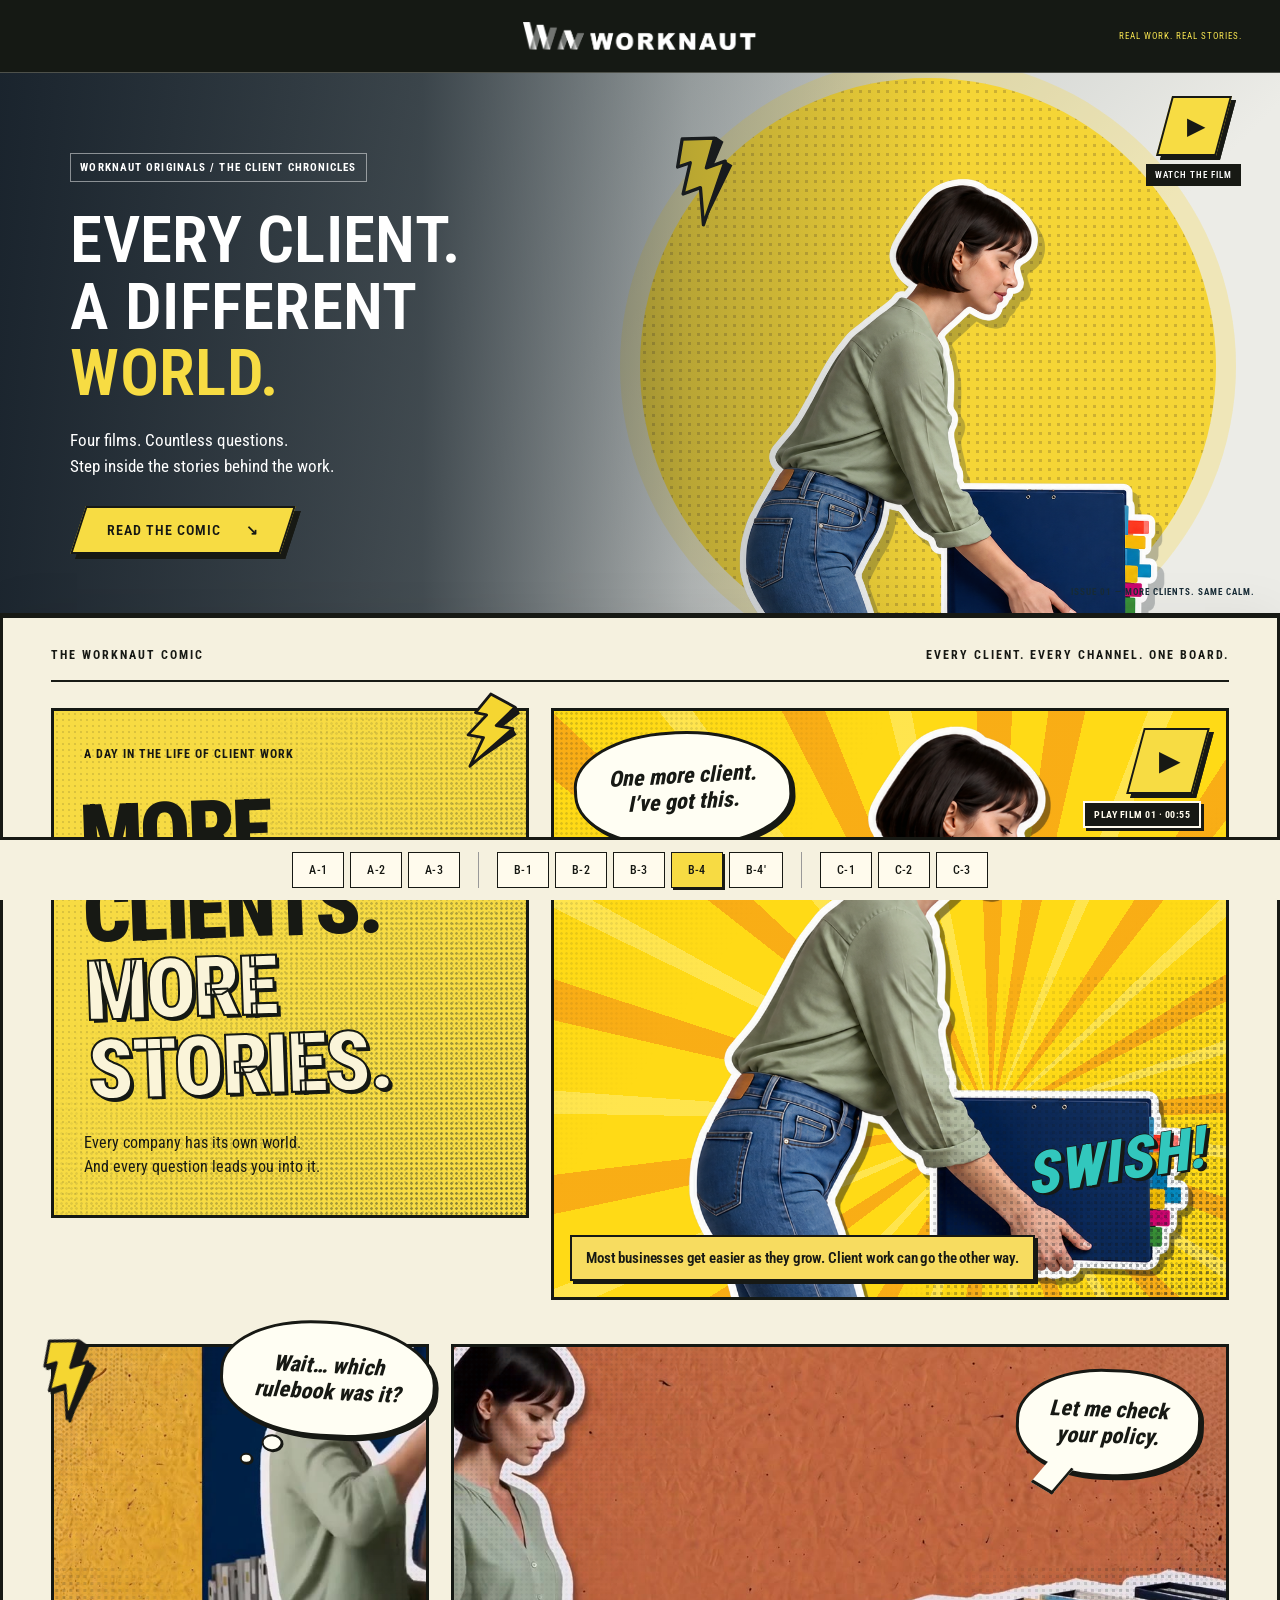
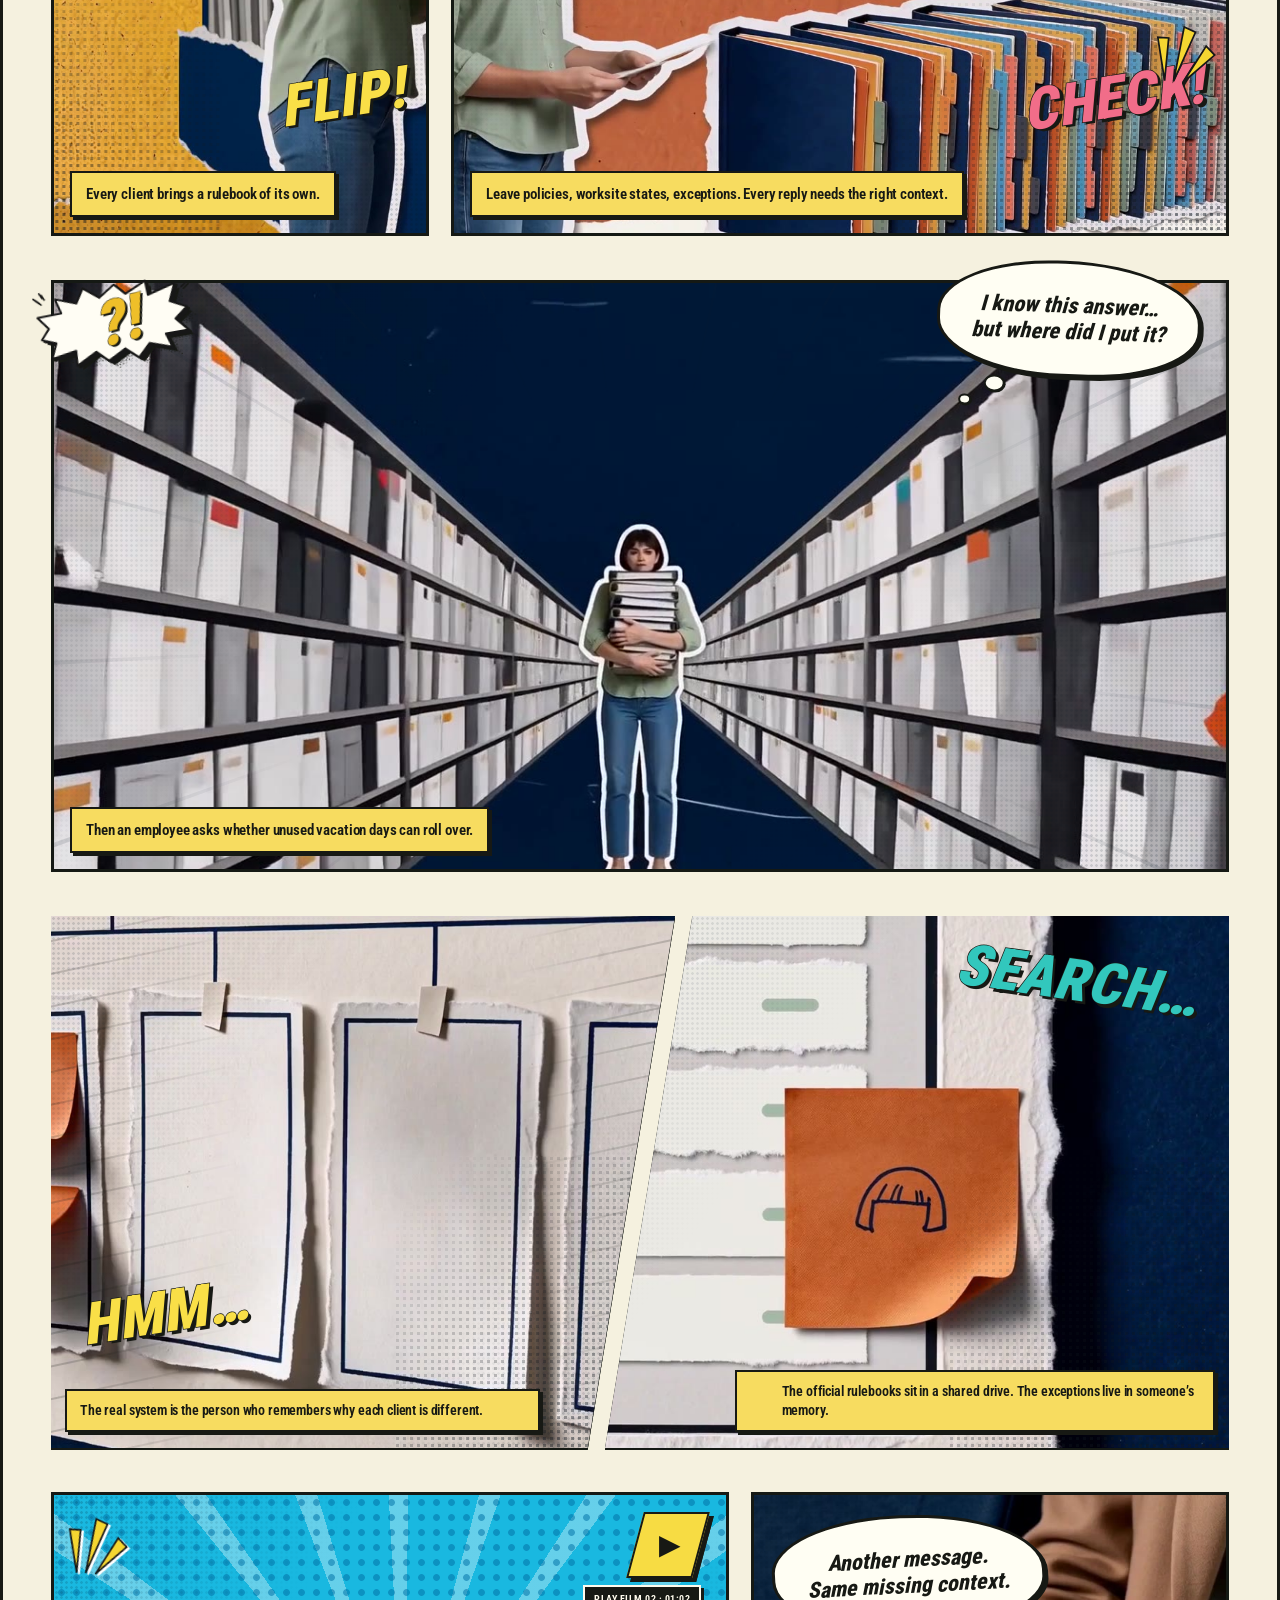
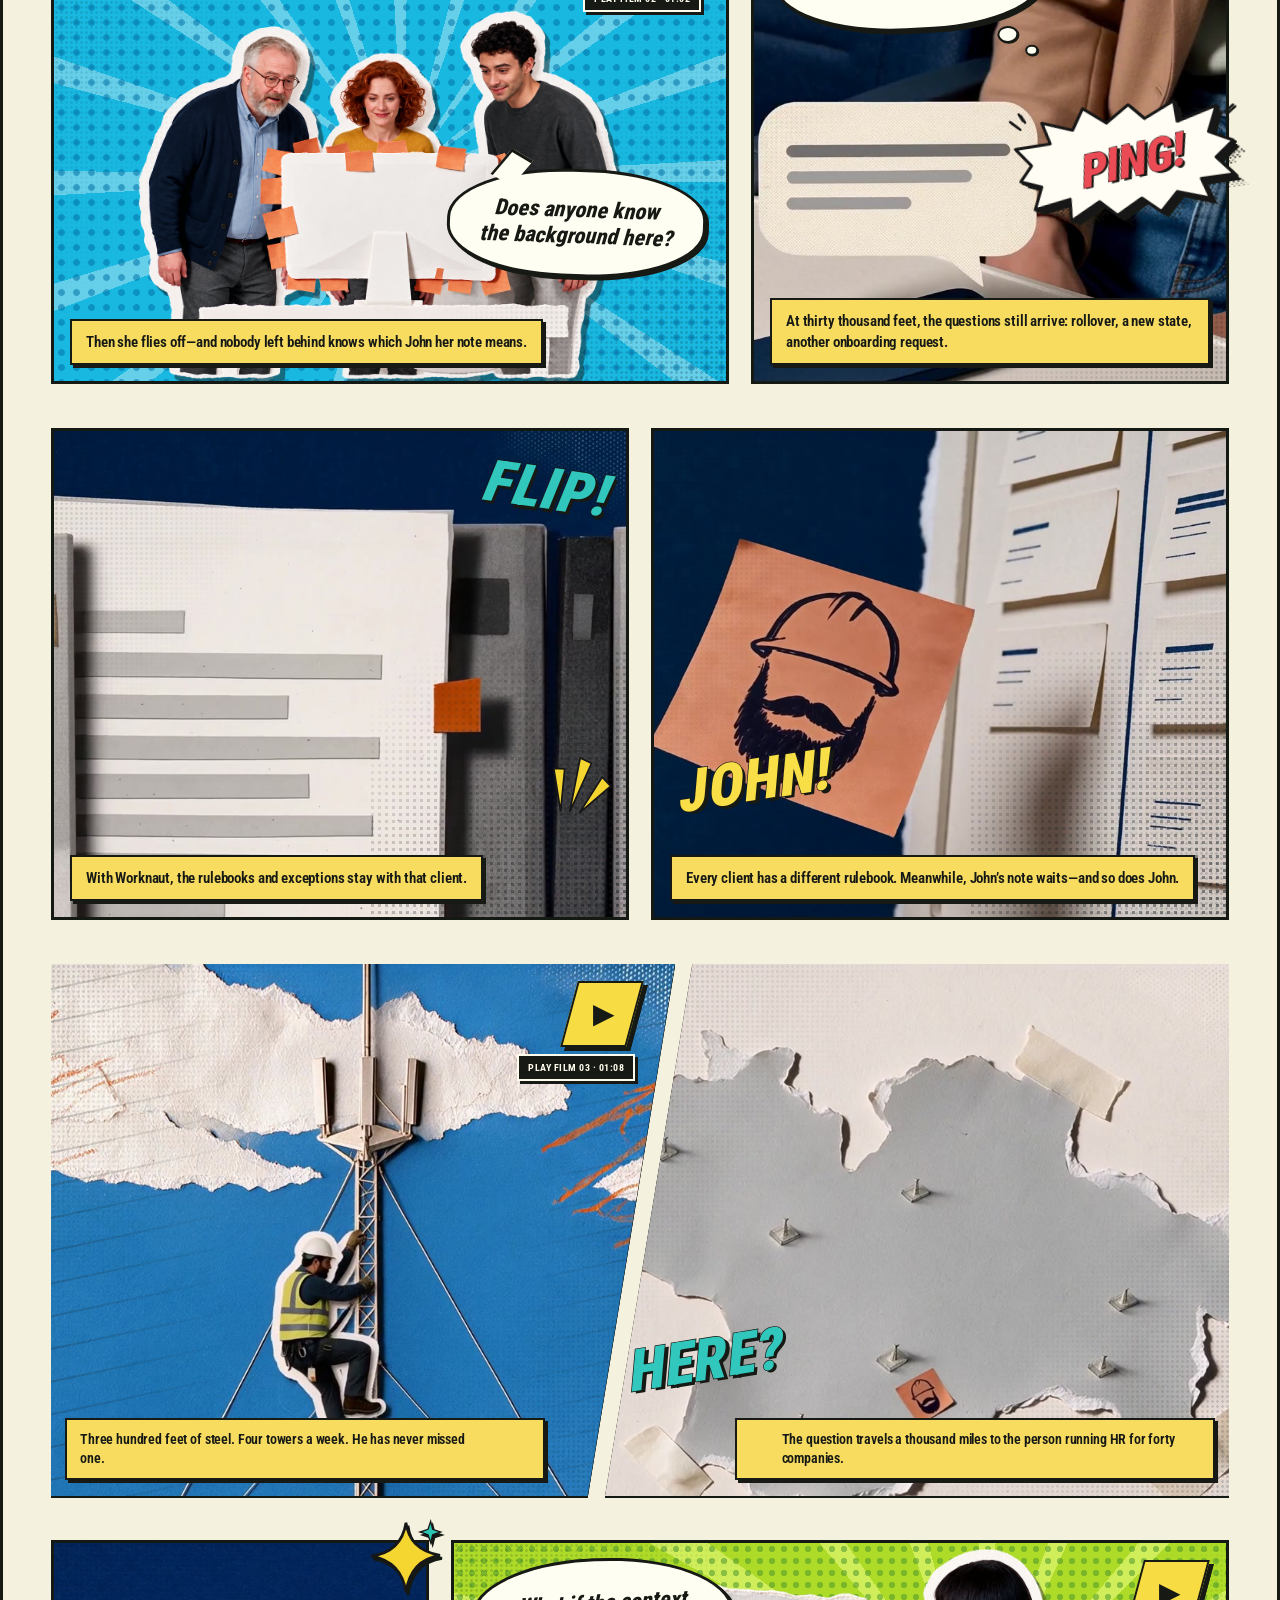
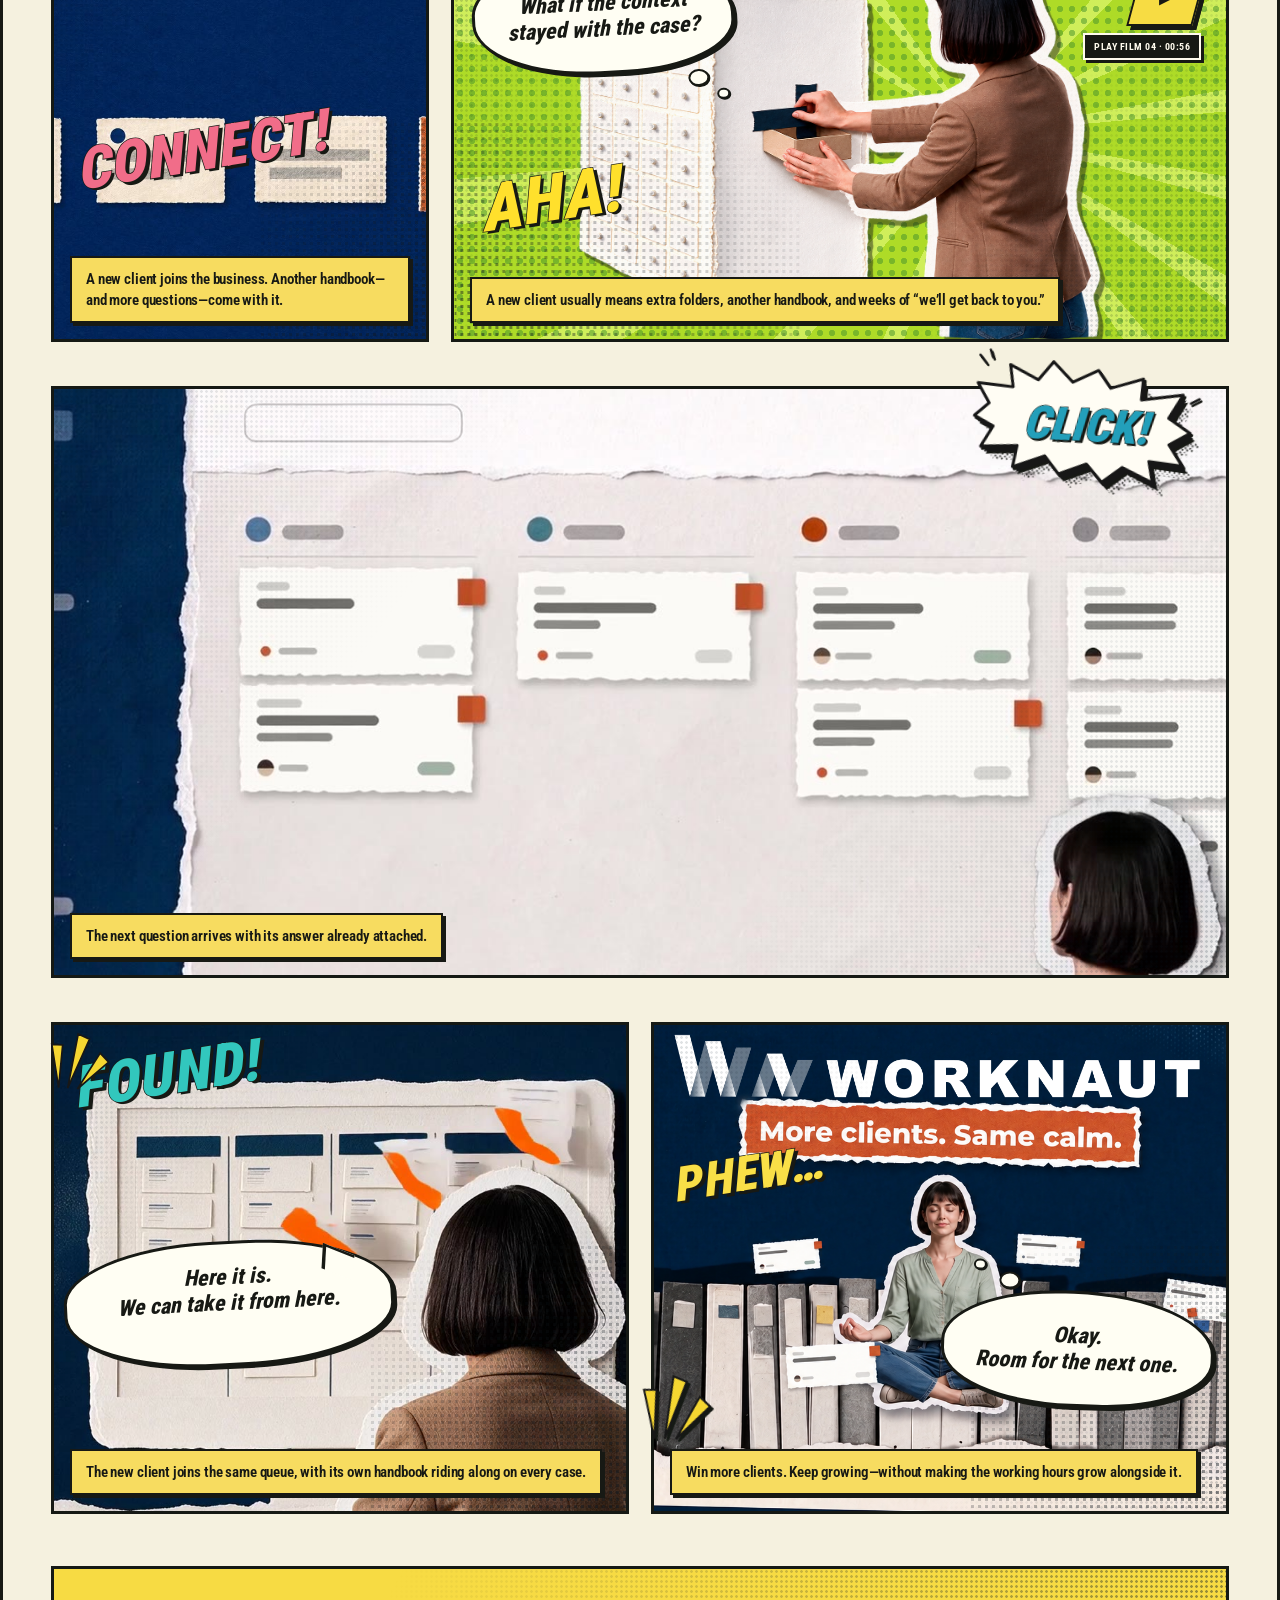
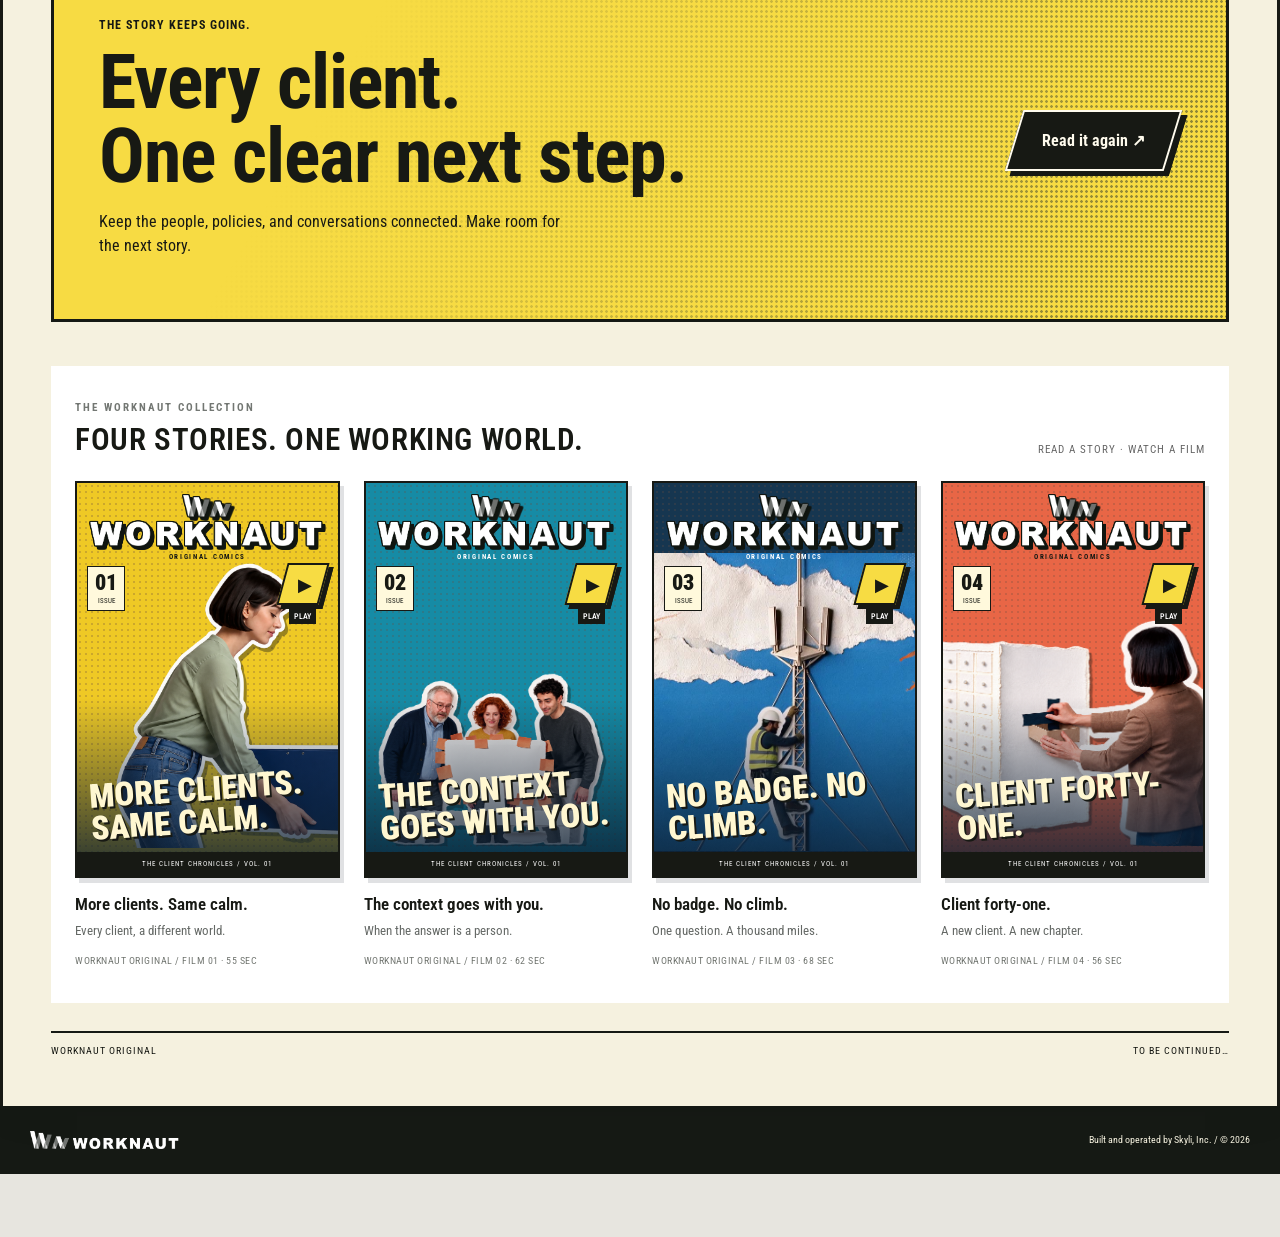
<file: design-b-4.html>
<!doctype html><html lang="en"><head><meta charset="utf-8"><meta name="viewport" content="width=device-width,initial-scale=1"><title>Worknaut — B-4 / Every client, a story</title><meta name="description" content="A continuous comic told through scenes from the Worknaut film. Every client. Every channel. One board."><style>
*{box-sizing:border-box}html{scroll-behavior:smooth}body{margin:0;color:#171914;background:#dedbcf;font-family:Arial,Helvetica,sans-serif}a{color:inherit}header{max-width:1320px;margin:auto;padding:24px 32px 20px;display:flex;justify-content:space-between;align-items:center;background:#151914;color:#f9e650;border-bottom:4px solid #151914}header img{width:215px;height:auto}header span{font:11px monospace;letter-spacing:2px}.book{max-width:1320px;margin:auto;padding:26px 28px 36px;background:#f5f1df;box-shadow:0 0 50px #0001}.mast{display:flex;justify-content:space-between;font:700 10px monospace;letter-spacing:2px;padding:0 0 14px;border-bottom:2px solid #181b15;margin-bottom:16px}.comic{display:grid;grid-template-columns:repeat(12,minmax(0,1fr));gap:14px}.cut{margin:0;position:relative;min-width:0;isolation:isolate;border:3px solid #151914;background:#092845;overflow:hidden}.cut img{display:block;width:100%;height:100%;object-fit:cover}.s4{grid-column:span 4}.s5{grid-column:span 5}.s6{grid-column:span 6}.s7{grid-column:span 7}.s8{grid-column:span 8}.s12{grid-column:span 12}.h-sm{height:260px}.h-md{height:335px}.h-lg{height:420px}.title{background:#f7db43;padding:32px 27px;display:flex;flex-direction:column;justify-content:space-between;background-image:radial-gradient(#21221b22 .8px,transparent .9px);background-size:6px 6px}.eyebrow{font:700 10px monospace;letter-spacing:1px}.title h1{font-family:Impact,'Arial Black',sans-serif;font-size:clamp(50px,5.8vw,78px);font-weight:900;letter-spacing:-2.5px;line-height:.94;margin:22px 0;text-transform:uppercase;transform:rotate(-2deg)}.title h1 em{display:block;color:#faf4d9;-webkit-text-stroke:2px #151914;font-style:normal;text-shadow:3px 3px #151914}.title p{font-size:13px;max-width:290px;line-height:1.5;margin:0}.caption{position:absolute;top:15px;left:15px;max-width:calc(100% - 30px);padding:10px 13px;background:#f8e15a;border:2px solid #151914;box-shadow:3px 3px 0 #151914;font-size:13px;font-weight:800;line-height:1.3;z-index:2}.caption.bottom{top:auto;bottom:16px}.caption.paper{background:#fffbed}.caption.ink{background:#151914;color:#fffbed;border-color:#fffbed;box-shadow:3px 3px #151914}.bubble{position:absolute;right:16px;top:18px;background:#fffdef;border:3px solid #171914;border-radius:50%;padding:20px 23px;max-width:230px;z-index:3;font-size:17px;line-height:1.12;text-align:center;font-weight:900;font-style:italic;transform:rotate(3deg);filter:drop-shadow(3px 3px 0 #151914)}.bubble:after{content:'';position:absolute;width:22px;height:24px;background:#fffdef;border-right:3px solid #151914;border-bottom:3px solid #151914;bottom:-14px;left:45%;transform:skew(-20deg) rotate(25deg)}.sfx{position:absolute;bottom:20px;right:22px;color:#fae24a;font:italic 900 47px Impact,'Arial Black',sans-serif;letter-spacing:1px;-webkit-text-stroke:1.4px #151914;text-shadow:4px 4px #151914;transform:rotate(-10deg);z-index:3}.slash-row{grid-column:span 12;display:grid;grid-template-columns:1fr 1fr;gap:0;height:380px;filter:drop-shadow(0 2px 0 #151914)}.slash-row .cut{border:0;background:#151914;padding:3px}.slash-row .cut:first-child{clip-path:polygon(0 0,100% 0,86% 100%,0 100%);margin-right:-35px;z-index:2}.slash-row .cut:last-child{clip-path:polygon(14% 0,100% 0,100% 100%,0 100%);margin-left:-35px}.slash-row .cut:first-child img{clip-path:polygon(0 0,99.5% 0,85.5% 100%,0 100%)}.slash-row .cut:last-child img{clip-path:polygon(14.5% 0,100% 0,100% 100%,.5% 100%)}.slash-row .cut:last-child .caption{left:auto;right:18px}.wide img{object-position:center}.close img{object-position:60% center}.endcard{background:#f7db43;display:flex;align-items:center;justify-content:space-between;gap:35px;padding:32px}.endcard h2{font-family:Impact,'Arial Black',sans-serif;font-size:clamp(35px,5vw,65px);line-height:.98;letter-spacing:-1px;margin:12px 0}.endcard p{font-size:13px;line-height:1.5;max-width:340px}.endcard a{display:inline-block;background:#151914;color:#fffbed;padding:16px 22px;font-size:13px;font-weight:bold;text-decoration:none;border:2px solid #151914;box-shadow:4px 4px #fffbed;white-space:nowrap}.endnote{display:flex;justify-content:space-between;border-top:2px solid #151914;margin-top:20px;padding-top:12px;font:10px monospace;letter-spacing:1px}footer{max-width:1320px;margin:auto;background:#151914;color:#f5f1df;display:flex;justify-content:space-between;align-items:center;padding:25px 30px;font-size:10px}footer img{width:150px}.concept-switcher{position:sticky;bottom:0;z-index:30;display:flex;flex-wrap:wrap;justify-content:center;gap:18px;padding:12px 16px;background:#f5f1df;border-top:3px solid #171914}.concept-group{display:flex;gap:6px}.concept-group+.concept-group{border-left:1px solid #999;padding-left:18px}.concept-switcher a{padding:10px 16px;border:1px solid #171914;color:#171914;text-decoration:none;font-size:12px;background:#fffbed}.concept-switcher a[aria-current]{background:#f7db43;box-shadow:2px 2px #171914}a:focus-visible{outline:3px solid #dd3f77;outline-offset:4px}
@media(min-width:1400px){.book{margin-top:18px;margin-bottom:18px}}
@media(max-width:900px){header{padding:20px}.book{padding:20px}.comic{gap:10px}.h-lg{height:360px}.h-md{height:285px}.h-sm{height:225px}.title{padding:23px 18px}.title h1{font-size:55px}.caption{font-size:11px;padding:8px 10px;top:10px;left:10px}.bubble{font-size:14px;padding:17px;max-width:185px}.slash-row{height:310px}.sfx{font-size:36px}.endcard{padding:25px}}
@media(max-width:600px){header{padding:17px 15px}header img{width:160px}header span{font-size:8px;letter-spacing:1px;max-width:110px;text-align:right}.book{padding:15px 12px 23px}.mast{font-size:8px;letter-spacing:1px;gap:15px}.comic{gap:9px;grid-template-columns:repeat(2,minmax(0,1fr))}.s4,.s5,.s6,.s7,.s8{grid-column:span 1}.s12,.title,.opening,.mobile-wide{grid-column:span 2}.title{height:auto;min-height:315px;padding:25px}.title h1{font-size:68px;margin:18px 0}.title p{max-width:300px}.h-lg{height:280px}.h-md{height:235px}.h-sm{height:200px}.caption{font-size:10px;line-height:1.25;max-width:calc(100% - 16px);left:8px;top:8px;padding:7px 8px;box-shadow:2px 2px #151914}.caption.bottom{bottom:10px}.bubble{right:10px;top:12px;font-size:13px;max-width:160px;padding:15px 17px}.sfx{font-size:31px;right:12px;bottom:15px}.slash-row{grid-column:span 2;height:240px}.slash-row .cut:first-child{margin-right:-15px}.slash-row .cut:last-child{margin-left:-15px}.slash-row .caption{max-width:75%;font-size:10px}.endcard{height:auto;min-height:280px;display:block;padding:24px}.endcard h2{font-size:48px}.endcard a{margin:10px 0}.endnote{font-size:8px;gap:20px}.concept-switcher{gap:7px;padding:10px 6px}.concept-group{gap:3px}.concept-group+.concept-group{padding-left:7px}.concept-switcher a{font-size:10px;padding:9px 6px}footer{padding:22px 15px;gap:20px}footer img{width:120px}footer span{max-width:160px;line-height:1.6}}
@media(prefers-reduced-motion:reduce){html{scroll-behavior:auto}}
.cut .sfx{top:20px;bottom:auto}@media(max-width:600px){.cut .sfx{top:65px;bottom:auto}}@media(max-width:600px){.title.h-lg{height:auto;min-height:390px}.title h1{font-size:60px}.title p{margin-top:12px}}
.voice{position:absolute;z-index:4;top:20px;right:22px;max-width:245px;padding:21px 25px;background:#fffef3;border:3px solid #171914;color:#171914;font:italic 800 18px/1.18 Arial,Helvetica,sans-serif;text-align:center;box-shadow:3px 3px 0 #171914;transform:rotate(2deg)}
.voice.left{left:20px;right:auto;transform:rotate(-3deg)}.voice.low{top:auto;bottom:40px}.voice.speech{border-radius:48% 44% 47% 45%}.voice.speech:after{content:'';position:absolute;bottom:-18px;left:35%;width:25px;height:26px;background:#fffef3;border-right:3px solid #171914;border-bottom:3px solid #171914;transform:skew(-18deg) rotate(25deg)}.voice.thought{border-radius:45% 52% 42% 48%;border-style:solid;padding:24px 28px}.voice.thought:before,.voice.thought:after{content:'';position:absolute;border:2px solid #171914;background:#fffef3;border-radius:50%;box-shadow:1px 1px #171914}.voice.thought:before{width:17px;height:13px;bottom:-20px;left:43%}.voice.thought:after{width:9px;height:7px;bottom:-34px;left:38%}.voice.low:before{bottom:auto;top:-20px}.voice.low.thought:after{bottom:auto;top:-32px}.voice.low.speech:after{bottom:auto;top:-17px;transform:skew(-18deg) rotate(205deg)}
@media(max-width:900px){.voice{font-size:15px;max-width:210px;padding:17px 20px}.voice.thought{padding:21px}}
@media(max-width:600px){.voice{font-size:12px;line-height:1.17;max-width:calc(100% - 20px);top:12px;right:10px;padding:14px 13px;box-shadow:2px 2px #171914}.voice.left{left:10px}.voice.thought{padding:17px 14px}.voice.low{top:auto;bottom:38px}.opening .voice,.wide .voice{font-size:15px;max-width:210px}.voice.speech:after{width:18px;height:19px;bottom:-13px}.voice.low.speech:after{top:-12px}.opening .voice{max-width:175px}}

/* Selected artwork breaks its frame; the film image stays inside its ink border. */
.cut.break-panel{overflow:visible;z-index:5}.break-panel>img:not(.comic-mark){position:relative;z-index:0}.comic{column-gap:18px;row-gap:24px}.comic-mark{position:absolute!important;z-index:7!important;pointer-events:none;object-fit:contain!important;width:70px!important;height:85px!important;filter:drop-shadow(2px 3px 0 #151914)}.comic-mark.bolt{left:-18px;top:-27px;transform:rotate(-14deg)}.comic-mark.spark{right:-20px;top:-25px;width:62px!important;height:62px!important}.comic-mark.rays{left:-18px;bottom:-18px;width:65px!important;height:65px!important;transform:rotate(-15deg)}
.comic-hit{position:absolute;z-index:8;display:flex;align-items:center;justify-content:center;width:190px;height:125px;background:url('assets/bubble-burst.svg') center/100% 100% no-repeat;filter:drop-shadow(2px 2px 0 #171914);pointer-events:none}.comic-hit span{display:block;margin-top:-9px;font:italic 900 35px/1 Impact,'Arial Black',sans-serif;color:#eb4b55;-webkit-text-stroke:1px #171914;paint-order:stroke fill;text-shadow:2px 2px #171914;transform:rotate(-5deg)}.comic-hit.ping{right:-22px;bottom:-25px;transform:rotate(-8deg)}.comic-hit.click{right:22px;top:-32px;transform:rotate(8deg)}.comic-hit.click span{color:#239fba}.comic-hit.surprise{left:-20px;top:-27px;width:130px;height:110px;transform:rotate(-10deg)}.comic-hit.surprise span{font-size:46px;color:#efbf29}.voice.escape{top:-23px}.voice.low.escape{top:auto;bottom:-18px}.voice.cloud{background:transparent url('assets/bubble-cloud.svg') center/100% 100% no-repeat;border:0;border-radius:0;box-shadow:none;padding:32px 37px 45px;min-width:255px;min-height:140px;filter:drop-shadow(1px 2px 0 #171914)}.voice.cloud:after{display:none}.speed-ink{position:absolute;inset:0;z-index:1;pointer-events:none;background:repeating-conic-gradient(from 4deg at 50% 60%,transparent 0deg 8deg,#14212d 8.1deg 8.4deg,transparent 8.5deg 17deg);mask-image:radial-gradient(ellipse at 50% 60%,transparent 48%,#0008 100%);opacity:.4}
@media(max-width:900px){.comic-hit{width:155px;height:110px}.comic-hit span{font-size:29px}.voice.cloud{min-width:220px;min-height:125px;padding:28px 30px 40px}}
@media(max-width:600px){.comic{column-gap:10px;row-gap:24px}.comic-hit{width:125px;height:94px}.comic-hit span{font-size:25px}.comic-hit.ping{right:-8px;bottom:-21px}.comic-hit.click{right:8px;top:-23px}.comic-hit.surprise{width:98px;height:85px;left:-8px;top:-18px}.comic-hit.surprise span{font-size:33px}.comic-mark.bolt{width:45px!important;height:60px!important;left:-7px;top:-20px}.comic-mark.spark{width:40px!important;height:40px!important;right:-7px;top:-16px}.comic-mark.rays{left:-7px;bottom:-14px;width:40px!important;height:40px!important}.voice.escape{top:-17px;right:9px}.voice.low.escape{top:auto;bottom:-10px}.voice.cloud{min-width:0;width:calc(100% + 8px);max-width:none;left:-4px;min-height:115px;padding:24px 26px 36px;font-size:12px}.voice.thought.low.escape{right:6px;max-width:calc(100% - 12px)}.voice.low.escape.thought:before{top:-16px}.voice.low.escape.thought:after{top:-28px}}

/* Per-scene lettering keeps tails directed toward the character. */
.comic{row-gap:35px}.voice{--tail:45%;--dot:40%;font-size:17px;max-width:235px}.voice.thought:before,.voice.speech:after{left:var(--tail)}.voice.thought:after{left:var(--dot)}
.scene-2 .voice{--tail:83%;--dot:91%;top:23px;left:20px;max-width:210px}.scene-3 .voice{--tail:20%;--dot:10%;right:15px;top:28px;max-width:200px}.scene-5 .voice{--tail:12%;right:25px;top:22px}.scene-4 .voice{--tail:18%;--dot:8%;right:25px;top:-18px;max-width:255px}.scene-10 .voice{--tail:18%;right:20px;bottom:28px;max-width:245px}.scene-11 .voice{--tail:82%;--dot:92%;left:18px;top:20px;max-width:225px}.scene-19 .voice{--tail:82%;--dot:93%;left:18px;top:18px;max-width:240px}.scene-20 .voice{left:10px;bottom:-15px;width:275px;max-width:50%;min-width:240px}.scene-7 .voice{--tail:20%;--dot:10%;right:12px;bottom:-15px;max-width:230px}
.voice.cloud:after{display:block;width:25px;height:26px;background:#fffef3;border-top:3px solid #171914;border-left:3px solid #171914;border-right:0;border-bottom:0;top:9px!important;left:80%;transform:skew(25deg) rotate(30deg)!important}.voice.cloud{background:#fffef3;border:3px solid #171914;border-radius:45%;padding:20px 25px;min-height:105px;box-shadow:3px 3px #171914;filter:none}
.ink-dots{position:absolute;z-index:1;pointer-events:none;right:0;bottom:0;width:130px;height:110px;background:radial-gradient(#1119 1.2px,transparent 1.6px) 0 0/6px 6px;mask-image:linear-gradient(135deg,transparent 15%,#000 100%);opacity:.6}.scene-3 .ink-dots,.scene-19 .ink-dots{right:auto;left:0;transform:scaleX(-1)}
.sound{position:absolute;z-index:6;font:italic 900 clamp(25px,3.4vw,44px)/1 Impact,'Arial Black',sans-serif;letter-spacing:1px;transform:rotate(-9deg);-webkit-text-stroke:1.4px #171914;paint-order:stroke fill;text-shadow:3px 3px #171914;pointer-events:none;color:#f9df47}.sound.teal{color:#32c7bd}.sound.pink{color:#f16d89}.sound.top-right{right:20px;top:28px;transform:rotate(8deg)}.sound.top-left{left:20px;top:25px}.sound.bottom-right{right:22px;bottom:25px}.sound.bottom-left{left:20px;bottom:25px}.scene-19 .sound{bottom:22px;left:25px;font-size:48px}.scene-20 .sound{top:20px;left:18px}.scene-8 .sound{bottom:35px;left:30px}.scene-9 .sound{top:35px;right:30px}.scene-15 .sound{font-size:35px;right:24px;top:28px}.scene-10 .sound{top:18px;right:18px;font-size:30px}
.accent-rays{position:absolute;width:55px!important;height:55px!important;object-fit:contain!important;z-index:7;right:6px;bottom:9px;pointer-events:none;transform:rotate(-12deg)}.scene-10 .accent-rays{left:8px;top:15px}.scene-19 .accent-rays{right:15px;top:12px;transform:rotate(25deg)}.scene-20 .accent-rays{right:10px;top:0}.rush-lines{position:absolute;inset:0;z-index:1;pointer-events:none;background:repeating-linear-gradient(-12deg,transparent 0 16px,#17191455 17px 18px,transparent 19px 32px);mask-image:linear-gradient(90deg,#0009,transparent 30%,transparent 75%,#0009)}.title{position:relative;overflow:visible}.cover-bolt{position:absolute;right:-18px;top:-25px;width:65px!important;height:80px!important;object-fit:contain!important;z-index:8;transform:rotate(15deg)}.scene-12 .accent-rays{bottom:75px;right:10px}.scene-5 .accent-rays{bottom:64px}.scene-20,.scene-7{margin-bottom:8px}
@media(max-width:900px){.voice{font-size:14px}.scene-3 .voice{max-width:170px}.scene-20 .voice{min-width:210px;max-width:65%}.scene-19 .sound{font-size:37px}.sound{font-size:30px}}
@media(max-width:600px){.comic{row-gap:30px}.voice{font-size:12px!important;line-height:1.15;padding:14px 13px!important;max-width:calc(100% - 22px)!important}.voice.thought{padding:17px 14px!important}.scene-2 .voice{top:14px;left:8px;max-width:148px!important}.scene-3 .voice{top:17px;right:8px;max-width:135px!important;font-size:11px!important}.scene-5 .voice{top:18px;right:8px;max-width:128px!important}.scene-4 .voice{top:-14px;right:8px;max-width:195px!important;font-size:14px!important}.scene-10 .voice{right:8px;bottom:24px;max-width:calc(100% - 16px)!important}.scene-11 .voice{left:8px;top:16px;max-width:calc(100% - 16px)!important}.scene-19 .voice{left:7px;top:12px;max-width:calc(100% - 14px)!important;font-size:11px!important}.scene-20 .voice{min-width:0;left:3px;width:calc(100% - 6px);max-width:none!important;bottom:-10px;min-height:85px;padding:16px!important}.scene-7 .voice{right:3px;bottom:-10px;max-width:calc(100% - 6px)!important}.voice.cloud:after{width:17px;height:18px;top:3px!important;left:75%}.sound{font-size:24px;letter-spacing:0;-webkit-text-stroke:1px;text-shadow:2px 2px #171914}.sound.top-right{top:22px;right:8px}.sound.top-left{top:20px;left:10px}.sound.bottom-right{right:8px;bottom:26px}.sound.bottom-left{left:8px;bottom:22px}.scene-3 .sound{bottom:28px}.scene-10 .sound{font-size:20px;top:8px;right:5px}.scene-15 .sound{font-size:21px;top:20px;right:12px}.scene-8 .sound{left:12px;bottom:30px;font-size:21px}.scene-9 .sound{top:22px;right:12px;font-size:21px}.scene-19 .sound{font-size:30px;left:10px;bottom:22px}.scene-20 .sound{font-size:23px;left:9px;top:15px}.scene-7 .sound{font-size:23px;top:12px;left:8px}.accent-rays{width:33px!important;height:33px!important;right:2px;bottom:8px}.scene-10 .accent-rays{display:none}.scene-19 .accent-rays{top:auto;bottom:40px;right:0}.scene-5 .accent-rays{bottom:62px}.cover-bolt{width:45px!important;height:60px!important;right:-6px;top:-22px}.scene-12 .accent-rays{bottom:65px}.ink-dots{width:85px;height:90px}.scene-20,.scene-7{margin-bottom:6px}}
.scene-7 .sound{top:100px;left:18px}@media(max-width:600px){.scene-7 .sound{top:72px;left:8px;font-size:21px}.scene-18,.scene-19{grid-column:span 2}.scene-18{height:170px}.scene-19{height:260px}.scene-19 .voice{max-width:180px!important;top:20px;left:12px;font-size:13px!important}.scene-19 .sound{font-size:36px;bottom:25px;left:20px}.scene-19 .accent-rays{right:12px;bottom:35px}}
/* Bigger printed panels, with illustrated halftone gutters on both sides. */
body{background-color:#e4d7a7;background-image:radial-gradient(#15191455 1.4px,transparent 1.8px),repeating-linear-gradient(135deg,transparent 0 120px,#f1ca4466 120px 200px,transparent 200px 350px);background-size:8px 8px,auto}header,footer{max-width:1680px}header{padding:25px 45px}header img{width:245px}.book{max-width:1680px;padding:30px 48px 50px;position:relative;background-color:#f5f1df;background-image:radial-gradient(#c6b47a33 .7px,transparent 1px);background-size:5px 5px;border-left:3px solid #171914;border-right:3px solid #171914}.book:before,.book:after{content:'';position:absolute;top:0;bottom:0;width:22px;pointer-events:none;background-color:#f5da4f;background-image:radial-gradient(#17191499 1.4px,transparent 1.8px),repeating-linear-gradient(-35deg,transparent 0 250px,#ee7895 250px 420px,#31bfb3 420px 540px,transparent 540px 850px);background-size:7px 7px,100% 850px}.book:before{left:0;border-right:2px solid #171914}.book:after{right:0;border-left:2px solid #171914;transform:scaleY(-1)}.mast{font-size:12px;padding-bottom:18px;margin-bottom:26px}.comic{gap:44px 22px}.h-lg{height:510px}.h-md{height:410px}.h-sm{height:320px}.slash-row{height:450px}.title{padding:36px 30px}.title h1{font-size:clamp(64px,6.5vw,100px)}.title p{font-size:16px;max-width:370px}.eyebrow{font-size:12px}.caption{font-size:16px;padding:12px 16px}.voice{font-size:22px;padding:25px 30px;max-width:295px}.voice.thought{padding:29px 32px}.scene-2 .voice{max-width:260px}.scene-3 .voice{max-width:250px;right:18px}.scene-4 .voice{max-width:315px;top:-22px}.scene-10 .voice{max-width:300px;bottom:32px}.scene-11 .voice{max-width:290px}.scene-19 .voice{max-width:300px;top:22px}.scene-20 .voice{width:330px;max-width:60%;min-width:280px;min-height:125px}.scene-7 .voice{max-width:290px;bottom:-20px}.sound{font-size:58px}.scene-10 .sound{font-size:40px}.scene-15 .sound{font-size:44px}.scene-19 .sound{font-size:65px}.scene-7 .sound{top:125px;font-size:48px}.comic-hit{width:240px;height:160px}.comic-hit span{font-size:46px}.comic-hit.surprise{width:165px;height:140px}.comic-hit.surprise span{font-size:62px}.comic-hit.ping{right:-24px;bottom:-30px}.comic-hit.click{top:-40px}.comic-mark.bolt{width:90px!important;height:110px!important}.comic-mark.spark{width:80px!important;height:80px!important}.comic-mark.rays{width:80px!important;height:80px!important}.accent-rays{width:70px!important;height:70px!important}.cover-bolt{width:85px!important;height:100px!important}.ink-dots{width:45%;height:55%;background:radial-gradient(#131a20bb 1.7px,transparent 2px) 0 0/7px 7px;opacity:.65;mask-image:linear-gradient(135deg,transparent 10%,#000 95%)}.cut:after{content:'';position:absolute;inset:0;z-index:1;pointer-events:none;background:radial-gradient(#071826 1px,transparent 1.6px) 0 0/5px 5px;mask-image:linear-gradient(125deg,#0008,transparent 32%,transparent 67%,#000a);opacity:.27}.title:after,.endcard:after{opacity:.5;mask-image:linear-gradient(120deg,transparent 25%,#000)}.endcard{padding:45px}.endcard h2{font-size:76px}.endcard p{font-size:16px;max-width:480px}.endcard a{font-size:16px;padding:21px 28px}
@media(min-width:1400px){.book{margin-top:24px;margin-bottom:24px;width:calc(100% - 70px)}header,footer{width:calc(100% - 70px)}}
@media(min-width:601px) and (max-width:1000px){.book{padding:25px 35px}.book:before,.book:after{width:15px}.h-lg{height:430px}.h-md{height:360px}.h-sm{height:290px}.slash-row{height:370px}.voice{font-size:18px;max-width:230px!important;padding:23px}.caption{font-size:13px}.sound{font-size:40px}.scene-10 .sound{font-size:29px}.comic-hit{width:180px;height:125px}.comic-hit span{font-size:33px}.title h1{font-size:65px}.scene-20 .voice{min-width:0;width:250px}.scene-19 .sound{font-size:45px}}
@media(max-width:600px){header{padding:19px 15px}header img{width:185px}.book{padding:22px 20px 35px;border:0}.book:before,.book:after{width:9px;border-width:1px;background-size:5px 5px,100% 850px}.mast{font-size:8px;margin-bottom:24px}.comic{gap:34px 10px}.s4,.s5,.s6,.s7,.s8{grid-column:span 2}.h-lg{height:350px}.h-md{height:320px}.h-sm{height:280px}.title.h-lg{min-height:430px;height:auto;padding:30px 24px}.title h1{font-size:70px}.title p{font-size:15px}.eyebrow{font-size:10px}.caption{font-size:13px;padding:10px 12px;max-width:calc(100% - 20px)}.voice,.voice.thought{font-size:17px!important;line-height:1.16;padding:22px!important;max-width:220px!important}.scene-2 .voice{max-width:195px!important;left:10px;top:15px}.scene-3 .voice{max-width:185px!important;right:12px;top:20px}.scene-5 .voice{max-width:185px!important;top:20px;right:12px}.scene-4 .voice{max-width:220px!important;top:-16px;right:10px;font-size:17px!important}.scene-10 .voice{max-width:235px!important;right:10px;bottom:25px}.scene-11 .voice{max-width:215px!important;left:12px}.scene-19{height:320px}.scene-19 .voice{max-width:200px!important;font-size:16px!important;top:20px;left:10px}.scene-18{height:230px}.scene-20 .voice{max-width:250px!important;width:250px;min-height:110px;left:8px;bottom:-12px}.scene-7 .voice{max-width:225px!important;right:8px;bottom:-12px}.sound{font-size:38px}.scene-3 .sound{bottom:25px}.scene-10 .sound{font-size:31px;top:16px;right:12px}.scene-19 .sound{font-size:46px;bottom:30px;left:15px}.scene-20 .sound{font-size:38px;top:18px;left:14px}.scene-7 .sound{font-size:33px;top:102px;left:12px}.comic-hit{width:165px;height:115px}.comic-hit span{font-size:33px}.comic-hit.ping{right:-8px;bottom:-23px}.comic-hit.click{right:4px;top:-28px}.comic-hit.surprise{width:115px;height:100px;left:-8px;top:-20px}.comic-hit.surprise span{font-size:42px}.comic-mark.bolt{width:62px!important;height:80px!important}.comic-mark.spark,.comic-mark.rays{width:55px!important;height:55px!important}.accent-rays{width:45px!important;height:45px!important}.scene-10 .accent-rays{display:block;left:7px;top:12px}.scene-12 .accent-rays{bottom:80px}.scene-5 .accent-rays{bottom:75px}.cover-bolt{width:60px!important;height:80px!important}.ink-dots{width:50%;height:60%;background-size:6px 6px;opacity:.6}.slash-row{height:300px}.slash-row .caption{font-size:11px;padding:8px}.slash-row .sound{font-size:25px}.slash-row .ink-dots{width:65%}.endcard{padding:30px 24px}.endcard h2{font-size:53px}.endcard p{font-size:15px}.endcard a{font-size:15px}.endnote{font-size:9px}footer{padding:25px 17px}footer img{width:140px}}
@media(max-width:600px){.scene-2 .sound{bottom:87px;right:10px}.scene-4 .comic-hit.surprise{top:94px;left:-7px}.scene-6 .comic-hit.click{top:auto;bottom:-22px;right:0}.scene-2 .caption{max-width:calc(100% - 20px);font-size:12px}}@media(max-width:600px){.scene-4 .comic-hit.surprise{top:145px}.scene-2 .voice{max-width:165px!important;font-size:15px!important;padding:18px!important;left:8px}}/* Keep the surrounding paper plain; halftone belongs inside the panels. */body{background:#dedbcf}.book{background:#f5f1df}.book:before,.book:after{display:none}
/* Photo cutouts over comic backgrounds, entirely inside their panels. */
.scene-2{background:#ffda16}.scene-10{background:#19b8e0}.scene-19{background:#aedb27}.scene-2:before,.scene-10:before,.scene-19:before{content:'';position:absolute;inset:0;z-index:0;pointer-events:none}.scene-2:before{background:repeating-conic-gradient(from 8deg at 65% 70%,#f69715aa 0deg 5deg,transparent 5deg 13deg,#fff5a166 13deg 16deg,transparent 16deg 25deg)}.scene-10:before{background:radial-gradient(#006fa585 3px,transparent 3.8px) 0 0/15px 15px,repeating-conic-gradient(from 15deg at 52% 58%,#ffffff55 0deg 4deg,transparent 4deg 18deg)}.scene-19:before{background:radial-gradient(#4a952c88 2.8px,transparent 3.5px) 0 0/12px 12px,repeating-conic-gradient(at 68% 48%,#edff8788 0deg 5deg,transparent 5deg 20deg)}
.cut>.photo-cutout{position:relative;z-index:2;object-fit:contain;object-position:center bottom;filter:drop-shadow(5px 6px 0 #1117)}.scene-2>.photo-cutout{object-fit:cover;object-position:62% bottom}.scene-10 .sound{color:#ef4c80}.scene-19 .sound{color:#ffe02c}.scene-10 .ink-dots,.scene-19 .ink-dots,.scene-2 .ink-dots{z-index:1}.scene-10:after,.scene-19:after,.scene-2:after{z-index:1;opacity:.35}.scene-10 .voice{bottom:24px}.scene-19 .voice{top:15px}.scene-2 .voice{top:20px}.scene-10 .accent-rays{filter:drop-shadow(2px 2px #fff)}
@media(max-width:600px){.scene-2>.photo-cutout{object-fit:contain;object-position:center bottom}.scene-2 .voice{top:10px;left:8px;max-width:170px!important}.scene-10 .voice{bottom:22px;right:8px;max-width:230px!important;font-size:16px!important}.scene-10 .sound{top:10px;right:10px}.scene-19 .voice{max-width:200px!important;top:12px;left:8px}.scene-19 .sound{bottom:13px;left:12px}.scene-19:before{background-size:10px 10px,auto}.scene-10:before{background-size:12px 12px,auto}}

/* Narrator copy follows the film's captions, condensed for the comic. */
figure.cut>.narration{position:absolute;z-index:10;bottom:0;left:0;right:0;height:82px;display:flex;align-items:center;margin:0;padding:14px 18px;background:#f7dc60;color:#171914;border-top:3px solid #171914;font:600 16px/1.4 Arial,Helvetica,sans-serif;letter-spacing:-.15px;text-align:left;box-shadow:inset 0 0 0 5px #ffe98b}.comic>figure.h-lg{height:592px}.comic>figure.h-md{height:492px}.comic>figure.h-sm{height:402px}.slash-row{height:532px}.cut>img:not(.comic-mark):not(.accent-rays){height:calc(100% - 82px)}.cut .ink-dots{bottom:82px}.cut .sound.bottom-left,.cut .sound.bottom-right{bottom:107px}.scene-19 .sound{bottom:107px}.cut .voice.low,.scene-10 .voice,.scene-20 .voice,.scene-7 .voice{bottom:104px}.scene-11 .comic-hit.ping{bottom:58px}.scene-7 .comic-mark.rays{bottom:65px}.scene-12 .accent-rays{bottom:98px}.scene-5 .accent-rays{bottom:145px}.scene-19 .accent-rays{bottom:110px;top:auto}.scene-3 .voice{top:-26px;right:-10px;max-width:260px;z-index:12;transform:rotate(3deg)}.scene-3{z-index:12}.slash-row .cut:before{pointer-events:none}.slash-row .narration{font-size:15px}.slash-row .cut:last-child .narration{padding-left:45px}.slash-row .cut:first-child .narration{padding-right:55px}
@media(min-width:601px) and (max-width:1000px){.comic>figure.h-lg{height:512px}.comic>figure.h-md{height:442px}.comic>figure.h-sm{height:372px}.slash-row{height:452px}.narration{font-size:14px!important}.scene-3 .voice{max-width:220px}}
@media(max-width:600px){.comic{row-gap:40px}figure.cut>.narration{height:94px;padding:11px 13px;font-size:14px;line-height:1.35;box-shadow:inset 0 0 0 4px #ffe98b}.comic>figure.h-lg{height:444px}.comic>figure.h-md{height:414px}.comic>figure.h-sm{height:374px}.comic>figure.scene-18{height:324px}.comic>figure.scene-19{height:414px}.cut>img:not(.comic-mark):not(.accent-rays){height:calc(100% - 94px)}.cut .ink-dots{bottom:94px}.cut .sound.bottom-left,.cut .sound.bottom-right{bottom:120px}.scene-2 .sound{bottom:116px}.scene-19 .sound{bottom:110px}.cut .voice.low,.scene-10 .voice,.scene-20 .voice,.scene-7 .voice{bottom:116px}.scene-11 .comic-hit.ping{bottom:72px}.scene-6 .comic-hit.click{bottom:72px}.scene-7 .comic-mark.rays{bottom:79px}.scene-12 .accent-rays{bottom:105px}.scene-5 .accent-rays{bottom:153px}.scene-19 .accent-rays{bottom:122px}.scene-3 .voice{top:-23px;right:-4px;max-width:185px!important}.slash-row{height:420px}.slash-row .cut>img{height:calc(100% - 120px)!important}.slash-row .narration{height:120px;font-size:11px!important;line-height:1.35;padding:9px 12px!important;align-items:flex-start;padding-top:15px!important}.slash-row .cut:first-child .narration{padding-right:25px!important}.slash-row .cut:last-child .narration{padding-left:27px!important}.slash-row .sound.bottom-left{bottom:145px}.slash-row .ink-dots{bottom:120px}}
@media(max-width:600px){.scene-2>.photo-cutout{object-fit:cover;object-position:62% bottom}}
.film-library{margin:0 0 45px;padding:20px;background:#f7dc43;border:3px solid #171914;box-shadow:5px 5px 0 #171914}.film-library-heading{display:flex;justify-content:space-between;gap:20px;align-items:center;margin-bottom:18px}.film-library-heading h2{font:900 30px/.95 Impact,'Arial Black',sans-serif;letter-spacing:.5px;margin:0}.film-library-heading p{font-size:13px;margin:0}.film-cards{display:grid;grid-template-columns:repeat(4,minmax(0,1fr));gap:14px}.film-card{padding:0;text-align:left;color:#171914;border:3px solid #171914;background:#fffbed;cursor:pointer;box-shadow:3px 3px 0 #171914;font-family:Arial,Helvetica,sans-serif;transition:transform .15s}.film-card:hover{transform:translateY(-4px)}.film-thumb{display:block;position:relative;aspect-ratio:16/10;overflow:hidden;border-bottom:3px solid #171914;background:#102c43}.film-thumb img{width:100%;height:100%;object-fit:cover}.card-play{position:absolute;left:50%;top:50%;transform:translate(-50%,-50%);width:52px;height:52px;display:grid;place-items:center;padding-left:4px;border-radius:50%;border:3px solid #171914;background:#ffe342;color:#171914;font-size:23px;box-shadow:3px 3px 0 #171914}.film-time{position:absolute;bottom:6px;right:6px;padding:4px 6px;background:#171914;color:#fffbed;font:11px monospace}.film-card-copy{display:block;padding:13px 12px 16px}.film-card-copy small{font:700 9px monospace;letter-spacing:1px;display:block;margin-bottom:9px}.film-card-copy strong{font-size:17px;line-height:1.1;display:block}.panel-play{position:absolute;z-index:15;left:50%;top:calc(50% - 41px);transform:translate(-50%,-50%);border:0;padding:12px;background:transparent;cursor:pointer;display:flex;flex-direction:column;align-items:center;gap:10px;color:#171914}.panel-play-disc{display:grid;place-items:center;width:88px;height:88px;border-radius:50%;border:4px solid #171914;background:#ffe342;padding-left:6px;font:36px Arial,sans-serif;box-shadow:5px 5px 0 #171914;transition:transform .15s}.panel-play-label{white-space:nowrap;background:#171914;color:#fffbed;padding:8px 12px;font:700 11px monospace;letter-spacing:1px;border:2px solid #fffbed}.panel-play:hover .panel-play-disc{transform:scale(1.08)}button:focus-visible{outline:4px solid #ec397a;outline-offset:5px}.film-dialog{width:min(1080px,calc(100vw - 36px));padding:0;border:4px solid #171914;background:#f5f1df;color:#171914;box-shadow:12px 12px 0 #f7dc43;max-height:calc(100dvh - 40px);overflow:auto}.film-dialog::backdrop{background:#101411df;backdrop-filter:blur(6px)}.film-dialog-head{display:flex;justify-content:space-between;align-items:center;gap:20px;padding:18px 22px;border-bottom:3px solid #171914;background:#f7dc43}.film-dialog-head small{font:700 10px monospace;letter-spacing:2px}.film-dialog-head h2{font-family:'Arial Black',Arial,sans-serif;font-size:23px;line-height:1.15;margin:6px 0 0}.film-close{flex-shrink:0;width:44px;height:44px;background:#171914;color:white;border:2px solid #171914;font-size:28px;cursor:pointer}.film-dialog video{display:block;width:100%;max-height:70dvh;aspect-ratio:16/9;background:#000}.film-dialog-description{padding:12px 22px;font-size:13px;margin:0}.video-error{display:none;padding:15px 22px;background:#fffbed}.video-error.visible{display:block}.film-dialog a{font-weight:bold}.film-open{overflow:hidden}
@media(max-width:900px){.film-card-copy strong{font-size:14px}.film-library-heading h2{font-size:26px}.film-card-copy small{font-size:8px;letter-spacing:0}.film-cards{gap:10px}.film-library{padding:16px}.panel-play-disc{width:76px;height:76px;font-size:30px}}
@media(max-width:600px){.film-library{margin-bottom:38px;padding:14px;box-shadow:3px 3px #171914}.film-library-heading{display:block;margin-bottom:14px}.film-library-heading h2{font-size:26px}.film-library-heading p{font-size:12px;line-height:1.4;margin:8px 0 0}.film-cards{grid-template-columns:repeat(2,minmax(0,1fr));gap:12px}.film-card{border-width:2px;box-shadow:2px 2px #171914}.film-card-copy{padding:10px 8px;min-height:76px}.film-card-copy strong{font-size:14px}.film-card-copy small{font-size:8px}.card-play{width:42px;height:42px;font-size:18px}.film-time{font-size:9px;bottom:4px;right:4px}.panel-play{top:calc(50% - 47px);gap:8px;padding:8px}.panel-play-disc{width:70px;height:70px;font-size:29px;border-width:3px;box-shadow:3px 3px #171914}.panel-play-label{font-size:9px;padding:7px 9px;letter-spacing:0}.playable .sound,.playable .accent-rays{display:none!important}.slash-row .panel-play-disc{width:56px;height:56px;font-size:24px}.slash-row .panel-play-label{font-size:8px;padding:6px}.slash-row .panel-play{top:calc(50% - 60px)}.film-dialog{width:calc(100vw - 20px);max-height:calc(100dvh - 24px);box-shadow:5px 5px #f7dc43}.film-dialog-head{padding:13px;gap:12px}.film-dialog-head h2{font-size:18px}.film-close{width:38px;height:38px}.film-dialog-description{padding:11px 13px;font-size:12px}}
@media(prefers-reduced-motion:reduce){.film-card,.panel-play-disc{transition:none}}
.film-thumb img{transform:scale(1.16);transform-origin:center top}
/* Consistent playback affordance: the upper-right corner of every cover. */
.card-play{left:auto;right:9px;top:9px;transform:none;width:46px;height:46px;font-size:21px;box-shadow:2px 2px #171914}.panel-play{left:auto;right:12px;top:12px;transform:none;padding:5px;gap:7px;align-items:flex-end}.panel-play-disc{width:66px;height:66px;font-size:28px;border-width:3px;box-shadow:3px 3px #171914}.panel-play-label{font-size:10px;padding:6px 9px;letter-spacing:.5px}.playable .voice.right{right:190px}.scene-19.playable .accent-rays{display:none}
@media(max-width:900px){.panel-play-disc{width:60px;height:60px;font-size:26px}.panel-play-label{font-size:9px}.playable .voice.right{right:160px}}
@media(max-width:600px){.card-play{top:6px;right:6px;width:36px;height:36px;font-size:16px;border-width:2px}.panel-play,.slash-row .panel-play{top:8px;right:5px;left:auto;transform:none;padding:3px;gap:5px}.panel-play-disc,.slash-row .panel-play-disc{width:48px;height:48px;font-size:21px;border-width:2px;box-shadow:2px 2px #171914}.panel-play-label,.slash-row .panel-play-label{font-size:8px;padding:5px 6px;letter-spacing:0}.scene-2.playable .voice{max-width:165px!important}.scene-19.playable .voice{max-width:180px!important}.slash-row .panel-play-label{max-width:108px;white-space:normal;text-align:right}.slash-row .panel-play-disc{width:42px;height:42px;font-size:18px}}
.slash-row .playable .panel-play{right:35px}@media(max-width:600px){.slash-row .playable .panel-play{right:22px}}
/* Explicit panel paint order: background 0, photograph 1, halftone 2,
   effects 3, balloons 4, lettering 6, playback control 7. */
.film-library{margin:44px 0 28px}
figure.cut{isolation:isolate}.image-window{position:absolute;inset:0;overflow:hidden;z-index:1;pointer-events:none}.image-window>img{display:block;width:100%!important;height:100%!important;max-width:none;object-fit:cover;object-position:center top;clip-path:none!important}.film-window>img{transform:scale(1.17);transform-origin:center top}.cutout-window>img{transform:none;object-fit:contain;object-position:center bottom;filter:drop-shadow(5px 6px 0 #1117)}.scene-2 .cutout-window>img{object-fit:cover;object-position:62% bottom}.scene-3 .film-window>img{object-position:15% top;transform-origin:15% top}.scene-5 .film-window>img{object-position:left top;transform-origin:left top}.slash-row .cut .image-window{inset:0}.slash-row .cut .image-window>img{clip-path:none!important;height:100%!important}
.cut:before{z-index:0!important}.cut:after,.cut .ink-dots{z-index:2!important;pointer-events:none}.cut .ink-dots{bottom:0;width:45%;height:55%}.cut .speed-ink,.cut .rush-lines{z-index:2}.cut .comic-mark,.cut .accent-rays,.cut .comic-hit,.cut .sound,.cut .sfx,.cover-bolt{z-index:3!important;pointer-events:none}.cut .voice{z-index:4!important}.balloon-copy{position:relative;z-index:6}.title>.eyebrow,.title>h1,.title>p,.endcard>div,.endcard>a{position:relative;z-index:6}
figure.cut>.narration{position:absolute;z-index:6!important;left:16px;right:auto;bottom:16px;width:max-content;max-width:calc(100% - 32px);height:auto;min-height:0;display:block;padding:11px 14px;margin:0;background:#f7dc60;color:#171914;border:2px solid #171914;box-shadow:3px 3px #171914;font:600 15px/1.35 Arial,Helvetica,sans-serif;letter-spacing:-.15px;text-align:left}.slash-row .cut>.narration{font-size:14px;padding:10px 13px;max-width:77%}.slash-row .cut:first-child>.narration{left:14px;right:auto}.slash-row .cut:last-child>.narration{left:auto;right:14px}.cut .panel-play{z-index:7}.panel-play-label{position:relative;z-index:6}
@media(max-width:600px){.film-library{margin:36px 0 25px}.scene-2 .cutout-window>img{object-fit:cover;object-position:62% bottom}.cut .ink-dots{width:50%;height:60%;bottom:0}figure.cut>.narration{left:10px;bottom:12px;max-width:calc(100% - 20px);height:auto;padding:10px 11px;font-size:13px;line-height:1.35;box-shadow:2px 2px #171914}.slash-row .cut>.narration{height:auto;font-size:11px!important;line-height:1.3;padding:8px!important;max-width:76%;align-items:normal}.slash-row .cut:first-child>.narration{left:8px;right:auto}.slash-row .cut:last-child>.narration{left:auto;right:8px}}
@media(max-width:600px){.scene-11 .comic-hit.ping,.scene-6 .comic-hit.click{top:auto!important;bottom:136px!important}}@media(max-width:380px){.panel-play-label{display:none}.concept-switcher a{font-size:9px;padding:9px 5px}.concept-switcher{gap:5px}.concept-group+.concept-group{padding-left:5px}}.playable .sound.top-right{display:none}.scene-11 .comic-hit.ping{top:auto!important;bottom:136px!important}.scene-18 .sound.bottom-left{bottom:160px}.scene-20 .voice.low{bottom:145px}@media(min-width:601px) and (max-width:1000px){.panel-play-label{display:none}.scene-2.playable .voice{max-width:calc(100% - 125px)!important}}@media(max-width:600px){.scene-18 .sound.bottom-left{bottom:140px}.scene-20 .voice.low{bottom:135px}}
/* Comic-publisher front cover: one cinematic feature and four portrait issues. */
body{background:#e7e5df}header{position:relative;justify-content:center;padding:22px 38px;border-bottom:1px solid #4e514b}header img{width:235px}header span{position:absolute;right:38px;font-size:9px;letter-spacing:1px}.cover-front{max-width:1680px;margin:auto;background:#fff}.front-hero{position:relative;height:560px;overflow:hidden;background:#c9cbc7;color:#fff;isolation:isolate}.front-hero:after{content:'';position:absolute;inset:0;z-index:1;pointer-events:none;background:linear-gradient(90deg,#111b25ed 0%,#18232bc4 33%,#1b283145 54%,transparent 75%)}.front-hero-art{position:absolute;inset:0;z-index:0;background:linear-gradient(135deg,#929b9c,#ecece7 72%)}.front-sun{position:absolute;width:630px;height:630px;border-radius:50%;right:6%;top:5px;background:#f5d536;background-image:radial-gradient(#7d672a55 1.5px,transparent 2px);background-size:9px 9px;box-shadow:0 0 0 20px #f5d53644}.front-person{position:absolute;width:1130px;max-width:none;height:640px;right:-100px;bottom:-55px;object-fit:contain;object-position:right bottom;filter:drop-shadow(7px 8px 0 #1a273044)}.front-zap{position:absolute;width:100px;height:130px;object-fit:contain;right:40%;top:38px;transform:rotate(-15deg)}.front-hero-copy{position:relative;z-index:2;padding:80px 5.5%;max-width:740px}.front-tag{font:700 10px monospace;letter-spacing:1.5px;border:1px solid #ffffff7a;padding:7px 9px;display:inline-block}.front-hero h1{font:900 clamp(50px,5.1vw,78px)/.97 Impact,'Arial Black',sans-serif;letter-spacing:-.8px;margin:25px 0 20px;text-transform:uppercase}.front-hero h1 em{font-style:normal;color:#f7dc43}.front-hero-copy p{font-size:16px;line-height:1.55;margin:0 0 27px}.front-read{display:inline-flex;gap:25px;align-items:center;background:#f7dc43;color:#141a1d;padding:15px 24px;font-size:12px;font-weight:900;text-decoration:none;clip-path:polygon(9px 0,100% 0,calc(100% - 9px) 100%,0 100%)}.front-read:hover{background:#fff2a1}.front-watch{position:absolute;z-index:3;top:22px;right:25px;display:flex;flex-direction:column;align-items:center;gap:8px;background:transparent;border:0;cursor:pointer;color:#171914}.front-watch>span{display:grid;place-items:center;border:3px solid #171914;width:60px;height:60px;border-radius:50%;background:#f7dc43;font-size:24px;padding-left:4px;box-shadow:3px 3px #171914}.front-watch small{font:700 9px monospace;letter-spacing:1px;background:#171914;color:#fff;padding:6px 9px}.front-issue-note{position:absolute;z-index:2;bottom:16px;right:25px;color:#172b36;font:700 9px monospace;letter-spacing:1px}.cover-shelf{padding:46px 5.5% 52px}.cover-shelf-head{display:flex;justify-content:space-between;align-items:end;gap:25px;margin-bottom:25px}.shelf-overline{font:700 10px monospace;letter-spacing:2px;color:#737773}.cover-shelf h2{font:900 31px/1.05 Impact,'Arial Black',sans-serif;margin:9px 0 0;letter-spacing:.5px;color:#171914}.shelf-instruction{font:10px monospace;color:#666;letter-spacing:1px}.issue-grid{display:grid;grid-template-columns:repeat(4,minmax(0,1fr));gap:24px}.issue-art{position:relative;aspect-ratio:2/3;isolation:isolate;transition:transform .18s,box-shadow .18s;box-shadow:4px 5px 0 #18242d22}.issue-art:hover{transform:translateY(-7px);box-shadow:7px 12px 0 #18242d22}.issue-read{position:absolute;inset:0;display:block;overflow:hidden;text-decoration:none;border:2px solid #171914;background:#efc925;background-image:radial-gradient(#694b4044 1px,transparent 1.4px);background-size:6px 6px;color:#fff}.issue-2 .issue-read{background-color:#168ba5}.issue-3 .issue-read{background-color:#163650}.issue-4 .issue-read{background-color:#e86646}.issue-brand{position:absolute;z-index:3;top:14px;left:10px;right:10px;font:900 clamp(24px,3.3vw,47px)/.9 Impact,'Arial Black',sans-serif;text-align:center;letter-spacing:-1px;color:#fff7d1;-webkit-text-stroke:1px #171914;text-shadow:2px 3px #171914}.issue-brand>span{display:block;font:700 8px monospace;letter-spacing:3px;color:#171914;text-shadow:none;-webkit-text-stroke:0;margin-top:7px}.issue-2 .issue-brand>span,.issue-3 .issue-brand>span{color:#fff}.issue-number{position:absolute;z-index:4;top:83px;left:10px;padding:5px 7px;border:1px solid #171914;background:#fff9dc;color:#171914;font:900 22px/1 Impact,sans-serif;text-align:center}.issue-number small{display:block;font:7px monospace;margin-top:3px}.issue-picture{position:absolute;inset:73px -18% 28px;overflow:hidden;z-index:1}.issue-picture>img{width:100%;height:100%;object-fit:cover;object-position:58% bottom;filter:drop-shadow(3px 4px #17191466)}.issue-2 .issue-picture{inset:88px -10% 30px}.issue-2 .issue-picture>img{object-fit:contain;object-position:center bottom}.issue-3 .issue-picture{inset:70px 0 25px}.issue-3 .issue-picture>img{transform:scale(1.2);transform-origin:center top;object-position:46% top}.issue-4 .issue-picture{inset:88px -28% 30px}.issue-4 .issue-picture>img{object-fit:contain;object-position:right bottom}.issue-read:after{content:'';position:absolute;z-index:2;inset:35% 0 0;background:linear-gradient(transparent 30%,#0b1e32e8 100%);pointer-events:none}.issue-headline{position:absolute;z-index:3;bottom:39px;left:13px;right:13px;font:900 clamp(24px,2.6vw,38px)/.96 Impact,'Arial Black',sans-serif;text-transform:uppercase;color:#fff7d1;text-shadow:2px 2px #171914;transform:rotate(-4deg)}.issue-bottom{position:absolute;z-index:3;bottom:0;left:0;right:0;background:#171914;color:#fff;padding:8px 4px;text-align:center;font:7px monospace;letter-spacing:1px}.issue-play{position:absolute;z-index:5;top:82px;right:10px;border:0;background:transparent;display:flex;flex-direction:column;align-items:center;gap:4px;cursor:pointer;padding:0}.issue-play>span{display:grid;place-items:center;width:42px;height:42px;padding-left:3px;background:#f7dc43;border:2px solid #171914;border-radius:50%;color:#171914;font-size:18px;box-shadow:2px 2px #171914}.issue-play>small{font:700 8px monospace;padding:3px 5px;background:#171914;color:#fff}.issue-details{padding-top:16px}.issue-details h3{margin:0 0 7px;font-size:15px;line-height:1.2}.issue-details h3 a{text-decoration:none}.issue-details h3 a:hover{text-decoration:underline}.issue-details p{font-size:12px;line-height:1.4;color:#656966;margin:0 0 9px}.issue-details>span{font:8px monospace;color:#747873;letter-spacing:.2px}.comic>figure[id],#b4-story{scroll-margin-top:35px}.book{border-top:5px solid #171914}.front-read:focus-visible,.issue-read:focus-visible{outline:4px solid #e83a79;outline-offset:3px}
@media(min-width:1400px){.cover-front{width:calc(100% - 70px)}.book{margin-top:0}}
@media(max-width:900px){.front-hero{height:490px}.front-hero-copy{padding-top:60px;max-width:520px}.front-hero h1{font-size:59px}.front-person{width:950px;height:550px;right:-180px}.front-sun{right:-140px;width:570px;height:570px}.front-tag{font-size:8px}.front-zap{right:32%;width:70px}.issue-grid{gap:16px}.cover-shelf{padding:35px 4% 40px}.cover-shelf h2{font-size:26px}.shelf-instruction{display:none}.issue-brand{font-size:30px}.issue-number{top:68px;font-size:18px}.issue-play{top:68px;right:7px}.issue-play>span{width:35px;height:35px;font-size:15px}.issue-picture{top:62px}.issue-headline{font-size:26px;bottom:35px}.issue-details h3{font-size:13px}.issue-details p{font-size:11px}.issue-details>span{font-size:7px}}
@media(max-width:600px){header{padding:18px 15px}header img{width:185px}header span{display:none}.front-hero{height:590px}.front-hero-art{background:linear-gradient(#dae0dd,#b7c4c7)}.front-hero:after{background:linear-gradient(0deg,#10212cf2 0%,#10212ca8 40%,transparent 72%)}.front-sun{width:400px;height:400px;right:-150px;top:-30px}.front-person{width:700px;height:395px;right:-125px;bottom:215px}.front-zap{width:55px;height:75px;top:18px;right:auto;left:20px}.front-hero-copy{position:absolute;bottom:0;left:0;right:0;padding:0 24px 29px;max-width:none}.front-tag{font-size:7px;letter-spacing:.7px;padding:6px}.front-hero h1{font-size:49px;line-height:.98;margin:17px 0 13px}.front-hero-copy p{font-size:13px;line-height:1.4;margin-bottom:18px}.front-read{font-size:10px;padding:13px 19px}.front-watch{right:15px;top:15px}.front-watch>span{width:46px;height:46px;font-size:20px}.front-watch small{font-size:7px;padding:5px}.front-issue-note{display:none}.cover-shelf{padding:30px 20px 35px}.cover-shelf-head{margin-bottom:22px}.shelf-overline{font-size:8px;letter-spacing:1.3px}.cover-shelf h2{font-size:26px;max-width:270px}.issue-grid{grid-template-columns:repeat(2,minmax(0,1fr));gap:27px 15px}.issue-brand{font-size:27px;top:11px}.issue-brand>span{font-size:6px;letter-spacing:1.4px}.issue-number{top:60px;left:7px;font-size:17px;padding:4px 6px}.issue-number small{font-size:6px}.issue-play{top:60px;right:7px}.issue-play>span{width:33px;height:33px;font-size:14px}.issue-play>small{font-size:6px}.issue-picture{inset:58px -20% 23px}.issue-2 .issue-picture{inset:66px -12% 24px}.issue-3 .issue-picture{inset:57px 0 23px}.issue-4 .issue-picture{inset:66px -32% 24px}.issue-headline{font-size:25px;left:10px;right:10px;bottom:29px}.issue-bottom{font-size:5px;letter-spacing:.5px;padding:7px 2px}.issue-details{padding-top:12px}.issue-details h3{font-size:13px}.issue-details p{font-size:11px}.issue-details>span{font-size:6px}.book{padding-top:26px}}
@media(prefers-reduced-motion:reduce){.issue-art{transition:none}}

/* Slanted controls with a separate hard-black shadow, without skewing the labels. */
.front-read{position:relative;isolation:isolate;overflow:visible;clip-path:none;background:transparent;padding:16px 29px;margin:0 8px 6px;color:#171914}.front-read:before,.front-read:after{content:'';position:absolute;inset:0;transform:skewX(-18deg);border:2px solid #171914;z-index:-1}.front-read:before{background:#171914;translate:5px 5px}.front-read:after{background:#f7dc43}.front-read:hover{background:transparent}.front-read:hover:after{background:#fff1a1}
.front-watch>span,.issue-play>span,.card-play,.panel-play-disc{border-radius:0;position:relative;isolation:isolate;background:transparent!important;border:0!important;box-shadow:none!important;overflow:visible;padding-left:4px}.front-watch>span:before,.front-watch>span:after,.issue-play>span:before,.issue-play>span:after,.card-play:before,.card-play:after,.panel-play-disc:before,.panel-play-disc:after{content:'';position:absolute;inset:0;z-index:-1;transform:skewX(-15deg);border:2px solid #171914}.front-watch>span:before,.issue-play>span:before,.card-play:before,.panel-play-disc:before{background:#171914;translate:4px 4px}.front-watch>span:after,.issue-play>span:after,.card-play:after,.panel-play-disc:after{background:#f7dc43}.front-watch:hover>span:after,.issue-play:hover>span:after,.film-card:hover .card-play:after,.panel-play:hover .panel-play-disc:after{background:#fff1a1}.front-watch{right:33px}.issue-play{right:16px}.card-play{right:15px;top:11px}.panel-play{right:20px}.panel-play-label{box-shadow:3px 3px #171914}.endcard a{position:relative;isolation:isolate;background:transparent;color:#fffbed;border:0;box-shadow:none;margin:0 8px 6px}.endcard a:before,.endcard a:after{content:'';position:absolute;inset:0;transform:skewX(-17deg);z-index:-1;border:2px solid #171914}.endcard a:before{background:#171914;translate:5px 5px}.endcard a:after{background:#171914;border-color:#fffbed}.film-close{border-radius:0;transform:skewX(-10deg);box-shadow:3px 3px #171914}
@media(max-width:900px){.issue-play{right:12px}}
@media(max-width:600px){.front-read{padding:14px 23px;margin-left:5px}.front-watch{right:23px}.issue-play{right:12px}.card-play{right:11px;top:8px}.panel-play{right:12px}.front-watch>span:before,.issue-play>span:before,.card-play:before,.panel-play-disc:before{translate:3px 3px}.front-read:before{translate:4px 4px}.panel-play-label{box-shadow:2px 2px #171914}.slash-row .playable .panel-play{right:26px}.endcard a{margin-left:5px}}
.film-close{transform:none}
/* The cover feature reaches both viewport edges; the collection closes the page. */
header,.cover-front{max-width:none;width:100%;margin:0}.front-hero{width:100%;height:clamp(540px,36vw,720px)}.front-hero-copy{max-width:860px;padding-left:max(5.5vw,28px)}.front-person{width:min(68vw,1350px);height:115%;right:-2%;bottom:-8%}.front-sun{width:min(45vw,780px);height:auto;aspect-ratio:1;right:5%;top:1%}.footer-collection{background:#fff;width:100%;border-top:3px solid #171914}.footer-collection .cover-shelf{max-width:1680px;margin:auto;padding:46px 5.5% 55px}.hero-preview{position:absolute;inset:0;width:100%;height:100%;object-fit:cover;transform:scale(1.12);transform-origin:center top;opacity:0;transition:opacity .25s;pointer-events:none}.front-hero.is-previewing .hero-preview{opacity:1}.front-hero.is-previewing .front-person,.front-hero.is-previewing .front-sun,.front-hero.is-previewing .front-zap{opacity:0}.hero-preview-label{display:none;position:absolute;right:25px;bottom:40px;z-index:3;background:#171914;color:#f7dc43;padding:7px 9px;font:700 9px monospace;letter-spacing:1px;pointer-events:none}.is-previewing .hero-preview-label{display:block}
@media(max-width:900px){.front-hero{height:510px}.front-person{width:950px;height:550px;right:-180px;bottom:-55px}.front-sun{width:570px;right:-140px}}
@media(max-width:600px){.front-hero{height:590px}.front-person{width:700px;height:395px;right:-125px;bottom:215px}.front-sun{width:400px;right:-150px;top:-30px}.front-hero-copy{padding-left:24px}.footer-collection .cover-shelf{padding:32px 20px 38px}.hero-preview-label{display:none!important}}
@media(prefers-reduced-motion:reduce){.hero-preview{transition:none}}

.tile-preview-window{position:absolute;inset:0;z-index:2;display:block;overflow:hidden;pointer-events:none;opacity:0;transition:opacity .2s;background:#102331}.tile-preview-window>video{display:block;width:100%;height:100%;object-fit:cover;transform:scale(1.13);transform-origin:center top;pointer-events:none}.is-tile-previewing>.tile-preview-window{opacity:1}.film-thumb>.tile-preview-window{z-index:1}.film-thumb .card-play,.film-thumb .film-time{z-index:3}.issue-art>.tile-preview-window{z-index:2}.issue-art.is-tile-previewing .issue-brand,.issue-art.is-tile-previewing .issue-number,.issue-art.is-tile-previewing .issue-headline,.issue-art.is-tile-previewing .issue-bottom{z-index:3}.issue-art>.tile-preview-window:after,.playable>.tile-preview-window:after{content:'PREVIEW · SOUND OFF';position:absolute;bottom:8px;right:8px;background:#171914d9;color:#f7dc43;padding:5px 7px;font:700 8px monospace;letter-spacing:.6px}.playable>.tile-preview-window:after{top:12px;bottom:auto;left:12px;right:auto;width:max-content}.issue-art.is-tile-previewing .issue-read:after{opacity:.55}.film-card:hover .card-play:after{background:#fff1a1}
@media(prefers-reduced-motion:reduce){.tile-preview-window{transition:none}}
.book>.footer-collection{margin:44px 0 28px;border:0}.book>.footer-collection .cover-shelf{padding:30px 24px 35px;max-width:none}@media(max-width:600px){.book>.footer-collection .cover-shelf{padding:26px 14px 30px}.book>.footer-collection{margin:32px 0 24px}}
/* The supplied brand lockup, with hard ink shadows instead of display lettering. */
.issue-brand{top:17px;left:12px;right:12px;display:block;font-size:inherit;letter-spacing:0;text-shadow:none;-webkit-text-stroke:0}.issue-brand-logo{display:block;width:100%;height:auto;max-width:100%;object-fit:contain;filter:drop-shadow(1px 0 0 #101510) drop-shadow(-1px 0 0 #101510) drop-shadow(0 1px 0 #101510) drop-shadow(0 -1px 0 #101510) drop-shadow(3px 4px 0 #101510)}.issue-brand>span{margin-top:12px;font:700 8px monospace;letter-spacing:2px;text-shadow:none;-webkit-text-stroke:0}.issue-2 .issue-brand>span,.issue-3 .issue-brand>span{color:#fff}
@media(max-width:900px){.issue-brand{top:15px;left:10px;right:10px}.issue-brand>span{font-size:7px;letter-spacing:1.4px;margin-top:10px}}
@media(max-width:600px){.issue-brand{top:14px;left:9px;right:9px}.issue-brand-logo{filter:drop-shadow(1px 0 0 #101510) drop-shadow(-1px 0 0 #101510) drop-shadow(0 1px 0 #101510) drop-shadow(0 -1px 0 #101510) drop-shadow(2px 3px 0 #101510)}.issue-brand>span{font-size:6px;letter-spacing:1px;margin-top:9px}}

/* Original artwork is cropped into two faithful logo parts, never re-typeset. */
.issue-brand{top:12px;left:12px;right:12px;display:flex;flex-direction:column;align-items:center;gap:4px}.issue-brand .brand-mark,.issue-brand .brand-word{position:relative;display:block;overflow:hidden;flex:none;filter:drop-shadow(1px 0 #101510) drop-shadow(-1px 0 #101510) drop-shadow(0 1px #101510) drop-shadow(0 -1px #101510) drop-shadow(3px 3px #101510)}.brand-mark{width:48px;aspect-ratio:524/238}.brand-word{width:100%;max-width:235px;aspect-ratio:1429/148}.issue-brand .brand-mark>img{position:absolute;left:0;top:0;width:382.061%;max-width:none;height:100%;object-fit:fill;filter:none}.issue-brand .brand-word>img{position:absolute;left:-40.098%;top:-60.811%;width:140.098%;max-width:none;height:160.811%;object-fit:fill;filter:none}.issue-brand>span{margin-top:3px;font:700 7px monospace;letter-spacing:1.7px}
/* UI typography only; logos, cover lettering, balloons and comic SFX keep their type. */
@font-face{font-family:'Worknaut UI';src:url('assets/fonts/RobotoCondensed-Variable.ttf') format('truetype');font-weight:100 900;font-style:normal;font-display:swap}body{font-family:'Worknaut UI',Arial,sans-serif}.front-hero h1{font-family:'Worknaut UI',Arial,sans-serif;font-weight:600;letter-spacing:.3px;line-height:1.02}.cover-shelf h2,.film-library-heading h2,.film-dialog-head h2{font-family:'Worknaut UI',Arial,sans-serif;font-weight:600;letter-spacing:.6px}.front-hero-copy p,.front-read,.front-tag,.front-issue-note,.hero-preview-label,.shelf-overline,.shelf-instruction,.issue-details,.issue-details h3,.issue-details p,.issue-details>span,.film-card,.film-card-copy small,.film-time,.panel-play-label,.front-watch small,.issue-play small,.film-dialog-description,.film-dialog-head small,.concept-switcher a,header>span,footer>span,.endnote{font-family:'Worknaut UI',Arial,sans-serif}.front-read{font-size:14px;font-weight:600;letter-spacing:1px}.front-tag{font-size:11px;letter-spacing:1.1px}.cover-shelf h2{font-size:31px}.issue-details h3{font-size:17px;font-weight:600}.issue-details p{font-size:13px}.issue-details>span{font-size:10px;letter-spacing:.5px}.shelf-overline,.shelf-instruction{font-size:11px}.concept-switcher a{font-weight:500;letter-spacing:.3px}.film-dialog-head h2{font-size:25px}.film-dialog-description{font-size:15px}.front-watch small,.issue-play small{font-weight:600}.front-hero-copy p{font-size:17px}
@media(max-width:900px){.issue-brand{top:12px;left:10px;right:10px}.brand-mark{width:40px}.issue-brand>span{font-size:6px;letter-spacing:1.3px}.front-hero h1{font-size:59px}.cover-shelf h2{font-size:27px}}
@media(max-width:600px){.issue-brand{top:10px;left:9px;right:9px;gap:4px}.brand-mark{width:36px}.issue-brand .brand-mark,.issue-brand .brand-word{filter:drop-shadow(1px 0 #101510) drop-shadow(-1px 0 #101510) drop-shadow(0 1px #101510) drop-shadow(2px 2px #101510)}.issue-brand>span{font-size:5px;letter-spacing:1px;margin-top:2px}.front-hero h1{font-size:49px;line-height:1.04}.front-hero-copy p{font-size:14px}.front-read{font-size:12px}.front-tag{font-size:8px}.cover-shelf h2{font-size:27px}.issue-details h3{font-size:15px}.issue-details p{font-size:12px}.issue-details>span{font-size:8px}.film-dialog-head h2{font-size:21px}}
/* All lettering uses the UI family; logo artwork stays unchanged. */
body,body *{font-family:'Worknaut UI','Roboto Condensed',Arial,sans-serif!important}
.front-hero,.playable,.issue-art{cursor:pointer}
</style></head><body><header><img src="assets/worknaut-logo.png" alt="Worknaut"><span>REAL WORK. REAL STORIES.</span></header><section class="cover-front" aria-label="Worknaut comic covers"><div class="front-hero"><div class="front-hero-art" aria-hidden="true"><video class="hero-preview" muted loop playsinline preload="none" disablepictureinpicture></video><span class="front-sun"></span><img class="front-person" src="assets/b3-comic/cutout-02.png" alt=""><img class="front-zap" src="assets/comic-lightning.svg" alt=""></div><div class="front-hero-copy"><span class="front-tag">WORKNAUT ORIGINALS / THE CLIENT CHRONICLES</span><h1>EVERY CLIENT.<br>A DIFFERENT<br><em>WORLD.</em></h1><p>Four films. Countless questions.<br>Step inside the stories behind the work.</p><a class="front-read" href="#b4-story">READ THE COMIC <span aria-hidden="true">↘</span></a></div><button class="front-watch" type="button" data-film="1" aria-label="Play film 1: More clients. Same calm. (00:55)"><span aria-hidden="true">▶</span><small>WATCH THE FILM</small></button><span class="hero-preview-label" aria-hidden="true">PREVIEW · SOUND OFF</span><span class="front-issue-note">ISSUE 01 — MORE CLIENTS. SAME CALM.</span></div></section><main class="book" id="comic"><div class="mast"><span>THE WORKNAUT COMIC</span><span>EVERY CLIENT. EVERY CHANNEL. ONE BOARD.</span></div><div class="comic" id="b4-story"><div class="cut title s5 h-lg"><img class="cover-bolt" src="assets/comic-lightning.svg" alt="" aria-hidden="true"><span class="eyebrow">A DAY IN THE LIFE OF CLIENT WORK</span><h1>More clients.<em>More stories.</em></h1><p>Every company has its own world.<br>And every question leads you into it.</p></div><figure id="b4-issue-1" class="cut playable scene-2 s7 h-lg opening"><div class="image-window cutout-window"><img class="photo-cutout" src="assets/b3-comic/cutout-02.png" alt="A team member carries client folders across a yellow paper landscape." loading="lazy" width="1440" height="810"></div><div class="voice thought left" role="note" aria-label="Laura thinks"><span class="balloon-copy">One more client.<br>I’ve got this.</span></div><span class="ink-dots" aria-hidden="true"></span><span class="sound bottom-right teal" aria-hidden="true">SWISH!</span><figcaption class="narration">Most businesses get easier as they grow. Client work can go the other way.</figcaption><button type="button" class="panel-play" data-film="1" aria-label="Play film 1: More clients. Same calm. (00:55)"><span class="panel-play-disc" aria-hidden="true">▶</span><span class="panel-play-label">PLAY FILM 01 · 00:55</span></button></figure><figure class="cut scene-3 break-panel s4 h-md"><div class="image-window film-window"><img src="assets/b3-comic/frame-03.jpg" alt="A new folder joins an expanding shelf." loading="lazy" width="1440" height="810"></div><div class="voice thought right" role="note" aria-label="Laura thinks"><span class="balloon-copy">Wait… which<br>rulebook was it?</span></div><img class="comic-mark bolt" src="assets/comic-lightning.svg" alt="" aria-hidden="true"><span class="ink-dots" aria-hidden="true"></span><span class="sound bottom-right yellow" aria-hidden="true">FLIP!</span><figcaption class="narration">Every client brings a rulebook of its own.</figcaption></figure><figure class="cut scene-5 s8 h-md"><div class="image-window film-window"><img src="assets/b3-comic/frame-05.jpg" alt="A long row of client folders stretches across the desk." loading="lazy" width="1440" height="810"></div><div class="voice speech right" role="note" aria-label="Laura says"><span class="balloon-copy">Let me check<br>your policy.</span></div><span class="ink-dots" aria-hidden="true"></span><span class="sound bottom-right pink" aria-hidden="true">CHECK!</span><img class="accent-rays" src="assets/comic-rays.svg" alt="" aria-hidden="true"><figcaption class="narration">Leave policies, worksite states, exceptions. Every reply needs the right context.</figcaption></figure><figure class="cut scene-4 break-panel tension s12 h-lg wide"><div class="image-window film-window"><img src="assets/b3-comic/frame-04.jpg" alt="A team member stands between towering shelves of client records." loading="lazy" width="1440" height="810"></div><div class="voice thought right escape" role="note" aria-label="Laura thinks"><span class="balloon-copy">I know this answer…<br>but where did I put it?</span></div><div class="comic-hit surprise" aria-hidden="true"><span>?!</span></div><span class="speed-ink" aria-hidden="true"></span><figcaption class="narration">Then an employee asks whether unused vacation days can roll over.</figcaption></figure><div class="slash-row"><figure class="cut scene-8 "><div class="image-window film-window"><img src="assets/b3-comic/frame-08.jpg" alt="An organization chart made from paper and pinned notes." loading="lazy" width="1440" height="810"></div><span class="ink-dots" aria-hidden="true"></span><span class="sound bottom-left yellow" aria-hidden="true">HMM…</span><span class="rush-lines" aria-hidden="true"></span><figcaption class="narration">The real system is the person who remembers why each client is different.</figcaption></figure><figure class="cut scene-9 "><div class="image-window film-window"><img src="assets/b3-comic/frame-09.jpg" alt="A small note is attached to a document in a shared drive." loading="lazy" width="1440" height="810"></div><span class="ink-dots" aria-hidden="true"></span><span class="sound top-right teal" aria-hidden="true">SEARCH…</span><figcaption class="narration">The official rulebooks sit in a shared drive. The exceptions live in someone’s memory.</figcaption></figure></div><figure id="b4-issue-2" class="cut playable scene-10 s7 h-md"><div class="image-window cutout-window"><img class="photo-cutout" src="assets/b3-comic/cutout-10.png" alt="Three colleagues gather around a document." loading="lazy" width="1440" height="810"></div><div class="voice speech low" role="note" aria-label="Laura says"><span class="balloon-copy">Does anyone know<br>the background here?</span></div><span class="sound top-right pink" aria-hidden="true">ANYONE?</span><img class="accent-rays" src="assets/comic-rays.svg" alt="" aria-hidden="true"><figcaption class="narration">Then she flies off—and nobody left behind knows which John her note means.</figcaption><button type="button" class="panel-play" data-film="2" aria-label="Play film 2: The context goes with you. (01:02)"><span class="panel-play-disc" aria-hidden="true">▶</span><span class="panel-play-label">PLAY FILM 02 · 01:02</span></button></figure><figure class="cut scene-11 break-panel s5 h-md close"><div class="image-window film-window"><img src="assets/b3-comic/frame-11.jpg" alt="A phone message arrives while a colleague is travelling." loading="lazy" width="1440" height="810"></div><div class="voice thought left" role="note" aria-label="Laura thinks"><span class="balloon-copy">Another message.<br>Same missing context.</span></div><div class="comic-hit ping" aria-hidden="true"><span>PING!</span></div><figcaption class="narration">At thirty thousand feet, the questions still arrive: rollover, a new state, another onboarding request.</figcaption></figure><figure class="cut scene-12 s6 h-md"><div class="image-window film-window"><img src="assets/b3-comic/frame-12.jpg" alt="A client document sits among rows of binders." loading="lazy" width="1440" height="810"></div><span class="ink-dots" aria-hidden="true"></span><span class="sound top-right teal" aria-hidden="true">FLIP!</span><img class="accent-rays" src="assets/comic-rays.svg" alt="" aria-hidden="true"><figcaption class="narration">With Worknaut, the rulebooks and exceptions stay with that client.</figcaption></figure><figure class="cut scene-17 s6 h-md"><div class="image-window film-window"><img src="assets/b3-comic/frame-17.jpg" alt="A note identifying John sits next to client records." loading="lazy" width="1440" height="810"></div><span class="ink-dots" aria-hidden="true"></span><span class="sound bottom-left yellow" aria-hidden="true">JOHN!</span><figcaption class="narration">Every client has a different rulebook. Meanwhile, John’s note waits—and so does John.</figcaption></figure><div class="slash-row"><figure id="b4-issue-3" class="cut playable scene-15 "><div class="image-window film-window"><img src="assets/b3-comic/frame-15.jpg" alt="A field worker climbs a telecommunications tower." loading="lazy" width="1440" height="810"></div><span class="sound top-right pink" aria-hidden="true">WHOOSH!</span><span class="rush-lines" aria-hidden="true"></span><figcaption class="narration">Three hundred feet of steel. Four towers a week. He has never missed one.</figcaption><button type="button" class="panel-play" data-film="3" aria-label="Play film 3: No badge. No climb. (01:08)"><span class="panel-play-disc" aria-hidden="true">▶</span><span class="panel-play-label">PLAY FILM 03 · 01:08</span></button></figure><figure class="cut scene-16 "><div class="image-window film-window"><img src="assets/b3-comic/frame-16.jpg" alt="Client locations are pinned across a paper map." loading="lazy" width="1440" height="810"></div><span class="sound bottom-left teal" aria-hidden="true">HERE?</span><figcaption class="narration">The question travels a thousand miles to the person running HR for forty companies.</figcaption></figure></div><figure class="cut scene-18 break-panel s4 h-sm"><div class="image-window film-window"><img src="assets/b3-comic/frame-18.jpg" alt="Separate pieces of information sit disconnected on a blue background." loading="lazy" width="1440" height="810"></div><img class="comic-mark spark" src="assets/comic-spark.svg" alt="" aria-hidden="true"><span class="ink-dots" aria-hidden="true"></span><span class="sound bottom-left pink" aria-hidden="true">CONNECT!</span><figcaption class="narration">A new client joins the business. Another handbook—and more questions—come with it.</figcaption></figure><figure id="b4-issue-4" class="cut playable scene-19 s8 h-sm"><div class="image-window cutout-window"><img class="photo-cutout" src="assets/b3-comic/cutout-19.png" alt="A team member connects client information in a wall of records." loading="lazy" width="1440" height="810"></div><div class="voice thought left" role="note" aria-label="Laura thinks"><span class="balloon-copy">What if the context<br>stayed with the case?</span></div><span class="ink-dots" aria-hidden="true"></span><span class="sound bottom-left yellow" aria-hidden="true">AHA!</span><img class="accent-rays" src="assets/comic-rays.svg" alt="" aria-hidden="true"><figcaption class="narration">A new client usually means extra folders, another handbook, and weeks of “we’ll get back to you.”</figcaption><button type="button" class="panel-play" data-film="4" aria-label="Play film 4: Client forty-one. (00:56)"><span class="panel-play-disc" aria-hidden="true">▶</span><span class="panel-play-label">PLAY FILM 04 · 00:56</span></button></figure><figure class="cut scene-6 break-panel s12 h-lg wide mobile-wide"><div class="image-window film-window"><img src="assets/b3-comic/frame-06.jpg" alt="Requests and client information are brought into one Worknaut board." loading="lazy" width="1440" height="810"></div><div class="comic-hit click" aria-hidden="true"><span>CLICK!</span></div><figcaption class="narration">The next question arrives with its answer already attached.</figcaption></figure><figure class="cut scene-20 break-panel s6 h-md"><div class="image-window film-window"><img src="assets/b3-comic/frame-20.jpg" alt="A colleague views an organized board with the client context attached." loading="lazy" width="1440" height="810"></div><div class="voice speech left low escape cloud" role="note" aria-label="Laura says"><span class="balloon-copy">Here it is.<br>We can take it from here.</span></div><span class="ink-dots" aria-hidden="true"></span><span class="sound top-left teal" aria-hidden="true">FOUND!</span><img class="accent-rays" src="assets/comic-rays.svg" alt="" aria-hidden="true"><figcaption class="narration">The new client joins the same queue, with its own handbook riding along on every case.</figcaption></figure><figure class="cut scene-7 break-panel s6 h-md"><div class="image-window film-window"><img src="assets/b3-comic/frame-07-brand-v2.svg" alt="A calm team member sits among organized client folders and incoming messages." loading="lazy" width="1440" height="810"></div><div class="voice thought right low escape" role="note" aria-label="Laura thinks"><span class="balloon-copy">Okay.<br>Room for the next one.</span></div><img class="comic-mark rays" src="assets/comic-rays.svg" alt="" aria-hidden="true"><span class="ink-dots" aria-hidden="true"></span><span class="sound top-left yellow" aria-hidden="true">PHEW…</span><figcaption class="narration">Win more clients. Keep growing—without making the working hours grow alongside it.</figcaption></figure><div class="cut endcard s12"><div><span class="eyebrow">THE STORY KEEPS GOING.</span><h2>Every client.<br>One clear next step.</h2><p>Keep the people, policies, and conversations connected. Make room for the next story.</p></div><a href="#comic">Read it again ↗</a></div></div><section class="footer-collection" id="b4-screening" aria-label="Comic cover collection"><div class="cover-shelf"><div class="cover-shelf-head"><div><span class="shelf-overline">THE WORKNAUT COLLECTION</span><h2>FOUR STORIES. ONE WORKING WORLD.</h2></div><span class="shelf-instruction">READ A STORY · WATCH A FILM</span></div><div class="issue-grid"><article class="issue-card issue-1"><div class="issue-art"><a class="issue-read" href="#b4-issue-1" aria-label="Read issue 1: More clients. Same calm."><span class="issue-brand" role="img" aria-label="Worknaut"><i class="brand-mark" aria-hidden="true"><img src="assets/worknaut-brand-white-v2.png" alt="" width="2002" height="238"></i><i class="brand-word" aria-hidden="true"><img src="assets/worknaut-brand-white-v2.png" alt="" width="2002" height="238"></i><span>ORIGINAL COMICS</span></span><span class="issue-number">01<small>ISSUE</small></span><span class="issue-picture"><img src="assets/b3-comic/cutout-02.png" alt="" width="1672" height="941"></span><span class="issue-headline">More clients. Same calm.</span><span class="issue-bottom">THE CLIENT CHRONICLES / VOL. 01</span></a><button type="button" class="issue-play" data-film="1" aria-label="Play film 1: More clients. Same calm. (00:55)"><span aria-hidden="true">▶</span><small>PLAY</small></button></div><div class="issue-details"><h3><a href="#b4-issue-1">More clients. Same calm.</a></h3><p>Every client, a different world.</p><span>WORKNAUT ORIGINAL / FILM 01 · 55 SEC</span></div></article><article class="issue-card issue-2"><div class="issue-art"><a class="issue-read" href="#b4-issue-2" aria-label="Read issue 2: The context goes with you."><span class="issue-brand" role="img" aria-label="Worknaut"><i class="brand-mark" aria-hidden="true"><img src="assets/worknaut-brand-white-v2.png" alt="" width="2002" height="238"></i><i class="brand-word" aria-hidden="true"><img src="assets/worknaut-brand-white-v2.png" alt="" width="2002" height="238"></i><span>ORIGINAL COMICS</span></span><span class="issue-number">02<small>ISSUE</small></span><span class="issue-picture"><img src="assets/b3-comic/cutout-10.png" alt="" width="1672" height="941"></span><span class="issue-headline">The context goes with you.</span><span class="issue-bottom">THE CLIENT CHRONICLES / VOL. 01</span></a><button type="button" class="issue-play" data-film="2" aria-label="Play film 2: The context goes with you. (01:02)"><span aria-hidden="true">▶</span><small>PLAY</small></button></div><div class="issue-details"><h3><a href="#b4-issue-2">The context goes with you.</a></h3><p>When the answer is a person.</p><span>WORKNAUT ORIGINAL / FILM 02 · 62 SEC</span></div></article><article class="issue-card issue-3"><div class="issue-art"><a class="issue-read" href="#b4-issue-3" aria-label="Read issue 3: No badge. No climb."><span class="issue-brand" role="img" aria-label="Worknaut"><i class="brand-mark" aria-hidden="true"><img src="assets/worknaut-brand-white-v2.png" alt="" width="2002" height="238"></i><i class="brand-word" aria-hidden="true"><img src="assets/worknaut-brand-white-v2.png" alt="" width="2002" height="238"></i><span>ORIGINAL COMICS</span></span><span class="issue-number">03<small>ISSUE</small></span><span class="issue-picture"><img src="assets/b3-comic/frame-15.jpg" alt="" width="1672" height="941"></span><span class="issue-headline">No badge. No climb.</span><span class="issue-bottom">THE CLIENT CHRONICLES / VOL. 01</span></a><button type="button" class="issue-play" data-film="3" aria-label="Play film 3: No badge. No climb. (01:08)"><span aria-hidden="true">▶</span><small>PLAY</small></button></div><div class="issue-details"><h3><a href="#b4-issue-3">No badge. No climb.</a></h3><p>One question. A thousand miles.</p><span>WORKNAUT ORIGINAL / FILM 03 · 68 SEC</span></div></article><article class="issue-card issue-4"><div class="issue-art"><a class="issue-read" href="#b4-issue-4" aria-label="Read issue 4: Client forty-one."><span class="issue-brand" role="img" aria-label="Worknaut"><i class="brand-mark" aria-hidden="true"><img src="assets/worknaut-brand-white-v2.png" alt="" width="2002" height="238"></i><i class="brand-word" aria-hidden="true"><img src="assets/worknaut-brand-white-v2.png" alt="" width="2002" height="238"></i><span>ORIGINAL COMICS</span></span><span class="issue-number">04<small>ISSUE</small></span><span class="issue-picture"><img src="assets/b3-comic/cutout-19.png" alt="" width="1672" height="941"></span><span class="issue-headline">Client forty-one.</span><span class="issue-bottom">THE CLIENT CHRONICLES / VOL. 01</span></a><button type="button" class="issue-play" data-film="4" aria-label="Play film 4: Client forty-one. (00:56)"><span aria-hidden="true">▶</span><small>PLAY</small></button></div><div class="issue-details"><h3><a href="#b4-issue-4">Client forty-one.</a></h3><p>A new client. A new chapter.</p><span>WORKNAUT ORIGINAL / FILM 04 · 56 SEC</span></div></article></div></div></section><div class="endnote"><span>WORKNAUT ORIGINAL</span><span>TO BE CONTINUED…</span></div></main><footer><img src="assets/worknaut-logo.png" alt="Worknaut"><span>Built and operated by Skyli, Inc. / © 2026</span></footer><nav class="concept-switcher" aria-label="디자인 시안 선택"><div class="concept-group" role="group" aria-label="A 디자인"><a href="index.html">A-1</a><a href="concept-2.html">A-2</a><a href="concept-3.html">A-3</a></div><div class="concept-group" role="group" aria-label="B 디자인"><a href="design-b.html">B-1</a><a href="design-b-2.html">B-2</a><a href="design-b-3.html">B-3</a><a href="design-b-4.html" aria-current="page">B-4</a><a href="design-b-4-prime.html">B-4′</a></div><div class="concept-group" role="group" aria-label="C 디자인"><a href="design-c.html">C-1</a><a href="design-c-2.html">C-2</a><a href="design-c-3.html">C-3</a></div></nav><dialog class="film-dialog" id="film-dialog" aria-labelledby="film-dialog-title"><div class="film-dialog-head"><div><small id="film-number">WORKNAUT FILM 01</small><h2 id="film-dialog-title">More clients. Same calm.</h2></div><button type="button" class="film-close" aria-label="Close video">×</button></div><video id="film-player" controls playsinline preload="metadata"></video><p class="film-dialog-description" id="film-description"></p><p class="video-error" role="status">The video could not load. <a id="film-direct" href="assets/b4-films/film-01.mp4">Open the video directly ↗</a></p></dialog><script>(()=>{const films=[{"title": "More clients. Same calm.", "description": "Every client brings a different rulebook.", "frame": "02", "src": "assets/b4-films/film-01.mp4"}, {"title": "The context goes with you.", "description": "The answers cannot live in one person\u2019s head.", "frame": "10", "src": "assets/b4-films/film-02.mp4"}, {"title": "No badge. No climb.", "description": "One question. A thousand miles of context.", "frame": "15", "src": "assets/b4-films/film-03.mp4"}, {"title": "Client forty-one.", "description": "A new client should be a win, not more paperwork.", "frame": "19", "src": "assets/b4-films/film-04.mp4"}];const dialog=document.querySelector('#film-dialog'),player=document.querySelector('#film-player'),error=document.querySelector('.video-error');let trigger;const stop=()=>{player.pause();player.removeAttribute('src');player.load();document.documentElement.classList.remove('film-open');if(trigger)trigger.focus({preventScroll:true})};document.querySelectorAll('[data-film]').forEach(button=>button.addEventListener('click',()=>{const index=Number(button.dataset.film)-1,film=films[index];trigger=button;document.querySelector('#film-number').textContent='WORKNAUT FILM '+String(index+1).padStart(2,'0');document.querySelector('#film-dialog-title').textContent=film.title;document.querySelector('#film-description').textContent=film.description;error.classList.remove('visible');player.poster='assets/b3-comic/frame-'+film.frame+'.jpg';player.src=film.src;document.querySelector('#film-direct').href=film.src;dialog.showModal();document.documentElement.classList.add('film-open');player.play().catch(()=>{})}));document.querySelector('.film-close').addEventListener('click',()=>dialog.close());dialog.addEventListener('click',e=>{if(e.target===dialog){const r=dialog.getBoundingClientRect();if(e.clientX<r.left||e.clientX>r.right||e.clientY<r.top||e.clientY>r.bottom)dialog.close()}});dialog.addEventListener('close',stop);player.addEventListener('error',()=>{if(player.getAttribute('src'))error.classList.add('visible')})})();</script><script>(()=>{const hero=document.querySelector('.front-hero'),preview=document.querySelector('.hero-preview');if(!hero||!preview)return;let inside=false;const allowed=()=>matchMedia('(hover:hover) and (pointer:fine)').matches&&!matchMedia('(prefers-reduced-motion:reduce)').matches;const stop=()=>{inside=false;preview.pause();hero.classList.remove('is-previewing')};preview.muted=true;preview.addEventListener('loadedmetadata',()=>{preview.currentTime=4});preview.addEventListener('playing',()=>{if(inside)hero.classList.add('is-previewing');else preview.pause()});preview.addEventListener('timeupdate',()=>{if(preview.currentTime>=14)preview.currentTime=4});hero.addEventListener('pointerenter',()=>{if(!allowed()||document.querySelector('dialog[open]'))return;inside=true;if(!preview.getAttribute('src'))preview.src='assets/b4-films/film-01.mp4';preview.play().catch(()=>{})});hero.addEventListener('pointerleave',stop);hero.addEventListener('click',e=>{if(e.target.closest('[data-film]'))stop()});document.addEventListener('visibilitychange',()=>{if(document.hidden)stop()});new IntersectionObserver(entries=>{if(!entries[0].isIntersecting)stop()},{threshold:.05}).observe(hero);})();</script><script>(()=>{const allowed=()=>matchMedia('(hover:hover) and (pointer:fine)').matches&&!matchMedia('(prefers-reduced-motion:reduce)').matches;const entries=[];let active;const stop=entry=>{entry.inside=false;entry.video.pause();entry.surface.classList.remove('is-tile-previewing');if(active===entry)active=null};const stopAll=()=>{entries.forEach(stop);const hero=document.querySelector('.hero-preview');if(hero){hero.pause();document.querySelector('.front-hero')?.classList.remove('is-previewing')}};const attach=(surface,hover,number)=>{if(!number)return;const layer=document.createElement('span');layer.className='tile-preview-window';layer.setAttribute('aria-hidden','true');const video=document.createElement('video');video.muted=true;video.defaultMuted=true;video.loop=true;video.playsInline=true;video.preload='none';video.disablePictureInPicture=true;video.setAttribute('muted','');video.setAttribute('playsinline','');video.tabIndex=-1;layer.append(video);surface.append(layer);const entry={surface,video,inside:false};entries.push(entry);video.addEventListener('loadedmetadata',()=>{video.currentTime=4});video.addEventListener('timeupdate',()=>{if(video.currentTime>=14)video.currentTime=4});video.addEventListener('playing',()=>{if(entry.inside)surface.classList.add('is-tile-previewing');else video.pause()});video.addEventListener('error',()=>stop(entry));hover.addEventListener('pointerenter',()=>{if(!allowed()||document.querySelector('dialog[open]'))return;if(active&&active!==entry)stop(active);const hero=document.querySelector('.hero-preview');if(hero){hero.pause();document.querySelector('.front-hero')?.classList.remove('is-previewing')}entry.inside=true;active=entry;if(!video.getAttribute('src'))video.src='assets/b4-films/film-'+String(number).padStart(2,'0')+'.mp4';video.play().catch(()=>stop(entry))});hover.addEventListener('pointerleave',()=>stop(entry));new IntersectionObserver(items=>{if(!items[0].isIntersecting)stop(entry)},{threshold:.05}).observe(surface)};document.querySelectorAll('.playable').forEach(surface=>attach(surface,surface,surface.querySelector('[data-film]')?.dataset.film));document.querySelectorAll('.issue-art').forEach(surface=>attach(surface,surface,surface.querySelector('[data-film]')?.dataset.film));document.querySelectorAll('.film-card').forEach(card=>attach(card.querySelector('.film-thumb'),card,card.dataset.film));document.addEventListener('click',e=>{if(e.target.closest('[data-film]'))stopAll()},true);document.addEventListener('visibilitychange',()=>{if(document.hidden)stopAll()});matchMedia('(prefers-reduced-motion:reduce)').addEventListener('change',stopAll)})();</script><script>(()=>{document.querySelectorAll(".front-hero,.playable,.issue-art").forEach(surface=>{surface.addEventListener("click",event=>{if(event.target.closest("[data-film],.front-read"))return;const play=surface.querySelector("[data-film]");if(!play)return;event.preventDefault();play.click()})})})();</script></body></html>
</file>
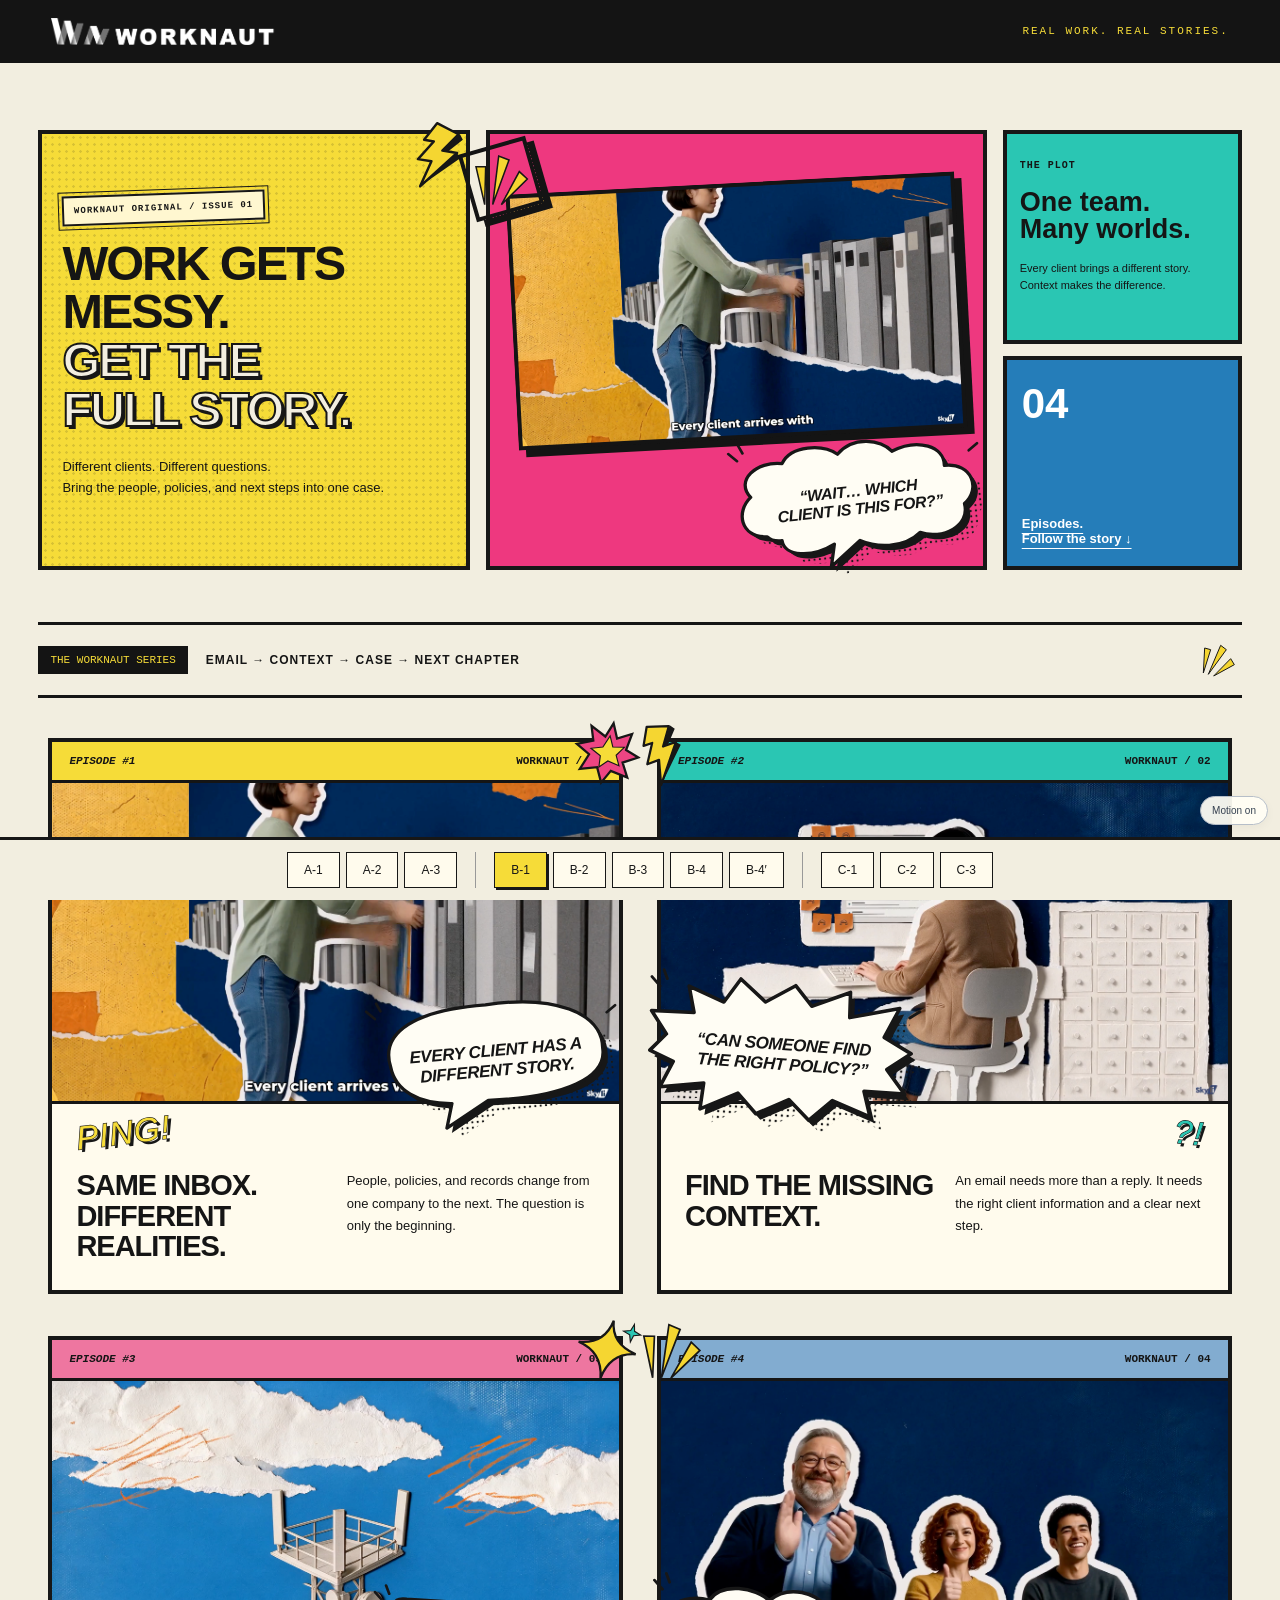
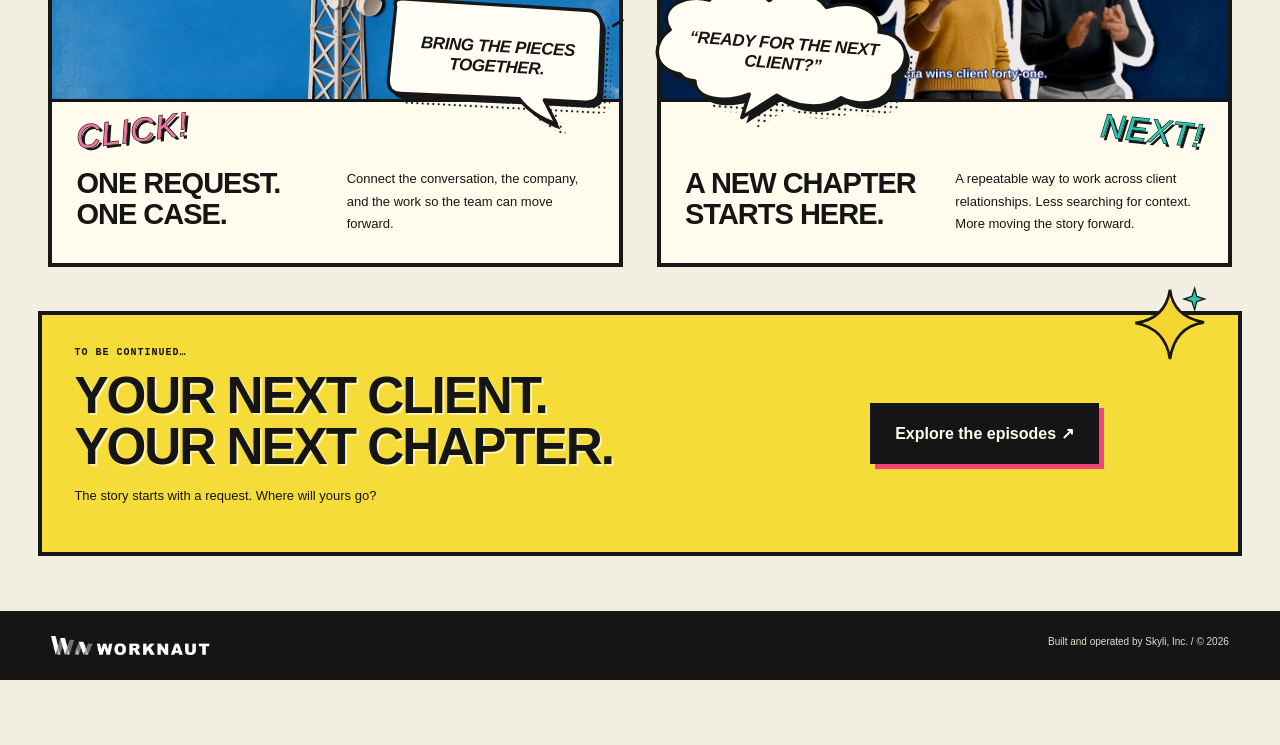
<file: design-b.html>
<!doctype html><html lang="en"><head><meta charset="utf-8"><meta name="viewport" content="width=device-width,initial-scale=1"><title>Worknaut — B-1 / Work, in panels</title><style>
*{box-sizing:border-box}body{margin:0;background:#f2eee0;color:#151515;font-family:Arial,Helvetica,sans-serif}header{background:#141414;padding:22px 4vw;display:flex;justify-content:space-between;align-items:center;gap:20px}header img{width:225px;height:auto}header span{color:#f6dc38;font:11px monospace;letter-spacing:2px}.page{max-width:1450px;margin:auto;padding:24px 3vw 50px}.panel{border:4px solid #171717;position:relative;overflow:hidden}.pop-hero{display:grid;grid-template-columns:1.12fr 1.3fr .62fr;gap:12px}.hero-copy{background:#f6dc38;padding:30px 25px 35px;display:flex;flex-direction:column;justify-content:center}.dot{background-image:radial-gradient(#1112 1px,transparent 1.5px);background-size:7px 7px}.kicker{font:700 10px monospace;letter-spacing:1px;text-transform:uppercase}h1{font-size:clamp(44px,5.4vw,78px);line-height:.91;letter-spacing:-3px;margin:25px 0;font-weight:900;text-transform:uppercase}h1 em{font-style:normal;color:#f2eee0;-webkit-text-stroke:2px #171717;text-shadow:3px 3px 0 #171717}.hero-copy p{font-size:14px;line-height:1.65;max-width:330px}.hero-shot{background:#ee387f;display:flex;flex-direction:column;justify-content:center;padding:30px 17px}.hero-shot img{width:100%;border:4px solid #141414;transform:rotate(-4deg);box-shadow:7px 7px 0 #141414}.bubble{position:relative;background:#fffcef;border:3px solid #171717;border-radius:30px;padding:17px 19px;font-size:17px;font-weight:800;line-height:1.2;box-shadow:4px 4px 0 #171717}.hero-shot .bubble{z-index:1;margin:-8px 10px 10px;transform:rotate(2deg)}.hero-rail{display:grid;grid-template-rows:1fr 1fr;gap:12px}.rail-top{background:#2ac6b3;padding:22px 16px}.rail-top strong{font-size:32px;line-height:1;display:block;margin:17px 0}.rail-top p{font-size:12px;line-height:1.6}.rail-bottom{background:#257db9;color:#fff;padding:20px 15px;display:flex;flex-direction:column;justify-content:space-between}.rail-bottom b{font-size:52px}.rail-bottom a{color:white;font-size:13px;font-weight:bold;text-underline-offset:5px}.strip{margin:20px 0;display:flex;align-items:center;gap:18px;border-top:3px solid;border-bottom:3px solid;padding:15px 0}.strip b{background:#141414;color:#f6dc38;padding:8px 12px;font:11px monospace}.strip span{font-size:12px;font-weight:bold;letter-spacing:1px}.stories{display:grid;grid-template-columns:1fr 1fr;gap:18px}.story{background:#fffbed;scroll-margin-top:20px}.story-top{padding:13px 17px;background:var(--accent);border-bottom:3px solid;display:flex;justify-content:space-between;font:700 11px monospace}.story-media{position:relative;border-bottom:3px solid}.story-media img{display:block;width:100%;aspect-ratio:16/9;object-fit:contain}.story-media .bubble{position:absolute;bottom:14px;right:14px;max-width:230px;font-size:14px;padding:12px 16px;transform:rotate(-2deg)}.story-body{padding:24px;display:grid;grid-template-columns:1fr 1fr;gap:22px}.story-body h2{font-size:29px;line-height:1.05;letter-spacing:-1px;margin:0;text-transform:uppercase}.story-body p{font-size:13px;line-height:1.7;margin:0}.pop-end{background:#f6dc38;margin-top:24px;padding:32px;display:grid;grid-template-columns:1.5fr 1fr;align-items:center;gap:25px}.pop-end h2{font-size:clamp(34px,4vw,58px);letter-spacing:-2px;line-height:1;margin:12px 0;text-transform:uppercase}.pop-end a{display:inline-block;background:#151515;color:#fffbed;border:3px solid #151515;padding:18px 22px;text-decoration:none;box-shadow:5px 5px 0 #f3437c;font-weight:bold}.pop-end p{font-size:13px;line-height:1.7}.pop-end .end-action{justify-self:center}footer{background:#151515;color:#e4dfcf;padding:25px 4vw;display:flex;justify-content:space-between;gap:20px;font-size:10px}footer img{width:160px;height:auto}.concept-switcher{position:sticky;bottom:0;z-index:30;display:flex;flex-wrap:wrap;justify-content:center;gap:18px;padding:12px 16px;background:#f2eee0;border-top:3px solid #171717}.concept-group{display:flex;gap:6px}.concept-group+.concept-group{border-left:1px solid #999;padding-left:18px}.concept-switcher a{padding:10px 16px;border:1px solid #171717;color:#171717;text-decoration:none;font-size:12px;background:#fffbed}.concept-switcher a[aria-current]{background:#f6dc38;box-shadow:2px 2px 0 #171717}a:focus-visible{outline:3px solid #ee387f;outline-offset:4px}@media(max-width:1000px){.pop-hero{grid-template-columns:1fr 1fr}.hero-rail{grid-column:1/-1;grid-template-columns:1fr 1fr;grid-template-rows:auto}.rail-top strong{font-size:25px}.rail-bottom{flex-direction:row;align-items:center}.story-body{grid-template-columns:1fr;gap:12px}}@media(max-width:600px){header img{width:170px}header span{font-size:8px;letter-spacing:1px}.page{padding:15px 4vw 28px}.pop-hero,.stories{grid-template-columns:1fr}.hero-copy{padding:26px}h1{font-size:56px}.hero-shot{padding:28px 20px}.hero-rail{grid-column:auto}.rail-top,.rail-bottom{padding:16px}.rail-top strong{font-size:22px}.rail-bottom{flex-direction:column;align-items:start;gap:18px}.strip{gap:10px}.strip span{font-size:9px}.story-body h2{font-size:27px}.story-media .bubble{max-width:180px;font-size:12px;padding:9px 12px}.pop-end{grid-template-columns:1fr;padding:25px}.pop-end .end-action{justify-self:start}footer{flex-direction:column}.concept-switcher{gap:7px;padding:10px 6px}.concept-group{gap:3px}.concept-group+.concept-group{padding-left:7px}.concept-switcher a{font-size:10px;padding:9px 6px}}
</style><style>
/* Speech bubbles break the frame, while the film still stays intact. */
.hero-shot,.story,.story-media{overflow:visible}
.bubble{isolation:isolate;overflow:visible}
.bubble:before{content:'';position:absolute;bottom:-16px;left:29px;width:23px;height:23px;background:#fffcef;border-right:3px solid #171717;border-bottom:3px solid #171717;transform:skew(-12deg) rotate(35deg);z-index:-1}
.hero-shot .bubble{margin:0;position:absolute;bottom:-19px;right:-22px;width:85%;transform:rotate(-5deg);z-index:5;box-shadow:6px 7px 0 #171717}
.pop-hero{margin-bottom:38px}.hero-shot{z-index:2}
.stories{column-gap:34px;row-gap:36px;padding:0 10px}
.story-media .bubble{bottom:-23px;right:-17px;max-width:255px;padding:15px 20px;font-size:16px;border-radius:28px;transform:rotate(-5deg);z-index:4;box-shadow:5px 6px 0 #171717}
.story:nth-child(even) .story-media .bubble{left:-17px;right:auto;transform:rotate(4deg)}
.story:nth-child(even) .bubble:before{left:auto;right:29px;transform:skew(12deg) rotate(55deg)}
.story-body{padding-top:60px;padding-bottom:28px}
@media(max-width:1000px){.hero-shot .bubble{right:-10px;bottom:-17px;width:90%;font-size:15px}.hero-rail{margin-top:24px}.story-media .bubble{max-width:220px;font-size:14px}.story-body{padding-top:59px}}
@media(max-width:600px){.hero-shot{margin:0 6px 18px}.hero-shot .bubble{right:-13px;bottom:-22px;max-width:270px;width:88%;font-size:16px}.hero-rail{margin-top:12px}.stories{padding:0 8px;gap:32px}.story-media .bubble{right:-12px;bottom:-22px;max-width:80%;font-size:14px;padding:13px 16px}.story:nth-child(even) .story-media .bubble{left:-12px}.story-body{padding-top:60px}.bubble:before{width:19px;height:19px;bottom:-13px}}
</style><style>
/* Full vector silhouettes: ink contours, integrated tails and printed dot shadows. */
.bubble,.hero-shot .bubble,.story-media .bubble{background-color:transparent;background-image:url('assets/bubble-oval.svg');background-size:100% 100%;background-repeat:no-repeat;border:0;border-radius:0;box-shadow:none;display:flex;align-items:center;justify-content:center;text-align:center;min-height:155px;padding:32px 43px 43px;font-family:'Arial Black',Arial,sans-serif;font-weight:900;font-style:italic;font-size:17px;line-height:1.15;letter-spacing:-.4px;text-transform:uppercase;filter:none}
.bubble:before,.bubble:after{display:none}
.hero-shot .bubble{width:310px;max-width:100%;min-height:180px;right:-28px;bottom:-35px;background-image:url('assets/bubble-cloud.svg');padding:37px 48px 50px;font-size:19px;transform:rotate(-6deg)}
.story-media .bubble{width:290px;max-width:85%;bottom:-43px;right:-23px;transform:rotate(-5deg)}
.story:nth-child(2) .bubble{background-image:url('assets/bubble-burst.svg');padding:38px 49px 43px;min-height:173px}
.story:nth-child(3) .bubble{background-image:url('assets/bubble-box.svg');padding:33px 40px 48px;transform:rotate(3deg)}
.story:nth-child(4) .bubble{background-image:url('assets/bubble-cloud.svg');padding:34px 45px 46px;min-height:165px}
.story:nth-child(even) .story-media .bubble{left:-23px;right:auto}
.story-body{padding-top:66px}.hero-rail{position:relative;z-index:0}
@media(max-width:1000px){.hero-shot .bubble{right:-16px;width:280px;font-size:17px;min-height:165px}.story-media .bubble{width:260px;font-size:15px;min-height:150px}.story:nth-child(2) .bubble{min-height:162px}}
@media(max-width:600px){.hero-shot .bubble{right:-17px;bottom:-36px;width:280px;min-height:165px;font-size:17px}.hero-shot{margin-bottom:30px}.story-media .bubble{right:-17px;width:265px;max-width:90%;bottom:-42px;font-size:15px}.story:nth-child(even) .story-media .bubble{left:-17px}.story-body{padding-top:65px}.hero-rail{margin-top:14px}}
</style><style>
.comic-fx{position:absolute;pointer-events:none;z-index:6;display:block;width:70px;height:70px;object-fit:contain}.hero-copy{overflow:visible}.hero-copy>.comic-fx{right:-18px;top:-19px;width:74px;height:90px;transform:rotate(14deg)}.hero-shot>.comic-fx{left:-24px;top:10px;width:70px;height:70px;transform:rotate(-16deg)}.story-top{position:relative;z-index:2}.story>.comic-fx{right:-22px;top:-24px;width:68px;height:68px;transform:rotate(13deg)}.story:nth-child(even)>.comic-fx{right:auto;left:-24px;transform:rotate(-15deg)}.story-body{position:relative}.sfx-word{position:absolute;top:12px;left:24px;font-family:Impact,'Arial Black',sans-serif;font-size:33px;font-style:italic;letter-spacing:1px;line-height:1;color:#f6dc38;-webkit-text-stroke:1.2px #171717;paint-order:stroke fill;text-shadow:3px 3px 0 #171717;transform:rotate(-7deg);pointer-events:none}.story:nth-child(even) .sfx-word{left:auto;right:24px;color:#2ac6b3;transform:rotate(6deg)}.story:nth-child(3) .sfx-word{color:#ee76a0}.story-body h2{position:relative}.pop-end{overflow:visible}.pop-end>.comic-fx{top:-30px;right:28px;width:80px;height:80px}.strip{position:relative}.strip:after{content:'';margin-left:auto;width:48px;height:40px;background:url('assets/comic-rays.svg') center/contain no-repeat;flex-shrink:0}.hero-copy>.kicker{border:2px solid #171717;outline:1px solid #171717;outline-offset:3px;background:#fff7d0;padding:8px 10px;align-self:flex-start;transform:rotate(-2deg)}.story-top>span:first-child{font-style:italic;font-weight:900}.stories{row-gap:42px}.pop-end h2{text-shadow:2px 2px 0 #fff4aa}
@media(max-width:600px){.hero-copy>.comic-fx{right:-10px;top:-15px;width:55px;height:65px}.hero-shot>.comic-fx{left:-15px;width:55px;height:55px}.story>.comic-fx{right:-13px;top:-22px;width:52px;height:52px}.story:nth-child(even)>.comic-fx{left:-14px}.sfx-word{font-size:28px;left:16px;top:17px}.story:nth-child(even) .sfx-word{right:16px}.pop-end>.comic-fx{width:58px;height:58px;right:12px;top:-24px}.strip:after{width:28px}.strip span{letter-spacing:0}.stories{row-gap:38px}}
</style><style>
/* Reserve viewport space for the menu and out-of-frame artwork. */
html{scroll-padding-top:26px;scroll-padding-bottom:105px}
.page{padding-top:32px;padding-bottom:90px}
.pop-hero{grid-template-columns:minmax(0,1.12fr) minmax(0,1.3fr) minmax(0,.62fr);gap:16px;min-height:0;margin-bottom:52px;align-items:stretch}
.hero-copy{padding:24px 20px}.hero-copy h1{font-size:clamp(30px,3.8vw,55px);line-height:1;letter-spacing:-2px;margin:22px 0}.hero-copy h1 span{display:block;white-space:nowrap}.hero-copy p{font-size:13px;line-height:1.6;margin:8px 0}
.hero-shot{min-width:0;padding:28px 22px 105px}.hero-shot img:not(.comic-fx){max-height:calc(100svh - 310px);object-fit:contain;transform:rotate(-3deg);background:#141414}
.hero-shot .bubble{bottom:-18px;right:-12px;width:270px;min-height:155px;font-size:16px}
.hero-rail{min-width:0}.rail-top{padding:20px 13px}.rail-top strong{font-size:27px}.rail-bottom b{font-size:42px}
.concept-switcher{position:sticky;bottom:0}
.story{scroll-margin-bottom:100px}.stories{padding-top:20px}.pop-end{margin-top:44px}
@media(min-width:1001px) and (min-height:650px){header{padding-top:18px;padding-bottom:18px}.pop-hero{min-height:440px;max-height:calc(100svh - 190px)}.hero-copy{justify-content:center}.hero-copy h1{font-size:clamp(30px,min(3.8vw,7svh),55px);margin:16px 0}.hero-shot img:not(.comic-fx){max-height:calc(100svh - 350px)}.hero-copy>.kicker{font-size:9px}.rail-top p{font-size:11px}}
@media(max-width:1000px){.pop-hero{grid-template-columns:minmax(0,1fr) minmax(0,1fr);max-height:none}.hero-copy h1{font-size:clamp(30px,5vw,46px)}.hero-rail{grid-column:1/-1;grid-template-columns:1fr 1fr;grid-template-rows:auto;margin-top:20px}.hero-shot img:not(.comic-fx){max-height:none}.hero-shot .bubble{max-width:100%;width:260px}.rail-top strong{font-size:24px}}
@media(max-width:600px){.page{padding:28px 5vw 65px}.pop-hero{grid-template-columns:1fr;gap:18px;margin-bottom:30px}.hero-copy{padding:24px}.hero-copy h1{font-size:clamp(34px,10vw,50px)}.hero-shot{padding:25px 20px 90px;margin:0 7px 20px}.hero-shot .bubble{bottom:-20px;right:-12px;width:260px}.hero-rail{grid-column:auto;margin-top:0}.rail-top strong{font-size:21px}.story-media .bubble{right:-10px}.story:nth-child(even) .story-media .bubble{left:-10px}}
</style><link rel="stylesheet" href="assets/design-motion.css"></head><body data-motion-family="B"><header><img src="assets/worknaut-logo.png" alt="Worknaut"><span>REAL WORK. REAL STORIES.</span></header><main class="page"><section class="pop-hero"><div class="panel hero-copy dot"><img class="comic-fx" src="assets/comic-lightning.svg" alt="" aria-hidden="true"><span class="kicker">WORKNAUT ORIGINAL / ISSUE 01</span><h1><span>Work gets</span><span>messy.</span><em><span>Get the</span><span>full story.</span></em></h1><p>Different clients. Different questions.<br>Bring the people, policies, and next steps into one case.</p></div><div class="panel hero-shot dot"><img class="comic-fx" src="assets/comic-rays.svg" alt="" aria-hidden="true"><img src="assets/episode-01.png" alt="A team member navigating client files"><div class="bubble">“Wait… which client is this for?”</div></div><div class="hero-rail"><div class="panel rail-top dot"><span class="kicker">THE PLOT</span><strong>One team.<br>Many worlds.</strong><p>Every client brings a different story. Context makes the difference.</p></div><div class="panel rail-bottom"><b>04</b><a href="#b-stories">Episodes.<br>Follow the story ↓</a></div></div></section><div class="strip"><b>THE WORKNAUT SERIES</b><span>EMAIL → CONTEXT → CASE → NEXT CHAPTER</span></div><section class="stories" id="b-stories"><article class="panel story" style="--accent:#f6dc38"><img class="comic-fx" src="assets/comic-burst.svg" alt="" aria-hidden="true"><div class="story-top"><span>EPISODE #1</span><span>WORKNAUT / 01</span></div><div class="story-media"><img src="assets/episode-01.png" alt="Worknaut episode 1 film still"><div class="bubble">Every client has a different story.</div></div><div class="story-body"><span class="sfx-word" aria-hidden="true">PING!</span><h2>Same inbox. Different realities.</h2><p>People, policies, and records change from one company to the next. The question is only the beginning.</p></div></article><article class="panel story" style="--accent:#2ac6b3"><img class="comic-fx" src="assets/comic-lightning.svg" alt="" aria-hidden="true"><div class="story-top"><span>EPISODE #2</span><span>WORKNAUT / 02</span></div><div class="story-media"><img src="assets/episode-02.png" alt="Worknaut episode 2 film still"><div class="bubble">“Can someone find the right policy?”</div></div><div class="story-body"><span class="sfx-word" aria-hidden="true">?!</span><h2>Find the missing context.</h2><p>An email needs more than a reply. It needs the right client information and a clear next step.</p></div></article><article class="panel story" style="--accent:#ee76a0"><img class="comic-fx" src="assets/comic-spark.svg" alt="" aria-hidden="true"><div class="story-top"><span>EPISODE #3</span><span>WORKNAUT / 03</span></div><div class="story-media"><img src="assets/episode-03.png" alt="Worknaut episode 3 film still"><div class="bubble">Bring the pieces together.</div></div><div class="story-body"><span class="sfx-word" aria-hidden="true">CLICK!</span><h2>One request. One case.</h2><p>Connect the conversation, the company, and the work so the team can move forward.</p></div></article><article class="panel story" style="--accent:#82acd0"><img class="comic-fx" src="assets/comic-rays.svg" alt="" aria-hidden="true"><div class="story-top"><span>EPISODE #4</span><span>WORKNAUT / 04</span></div><div class="story-media"><img src="assets/episode-04.png" alt="Worknaut episode 4 film still"><div class="bubble">“Ready for the next client?”</div></div><div class="story-body"><span class="sfx-word" aria-hidden="true">NEXT!</span><h2>A new chapter starts here.</h2><p>A repeatable way to work across client relationships. Less searching for context. More moving the story forward.</p></div></article></section><section class="panel pop-end dot"><img class="comic-fx" src="assets/comic-spark.svg" alt="" aria-hidden="true"><div><div class="kicker">TO BE CONTINUED…</div><h2>Your next client.<br>Your next chapter.</h2><p>The story starts with a request. Where will yours go?</p></div><div class="end-action"><a href="#b-stories">Explore the episodes ↗</a></div></section></main><footer><img src="assets/worknaut-logo.png" alt="Worknaut"><span>Built and operated by Skyli, Inc. / © 2026</span></footer><nav class="concept-switcher" aria-label="디자인 시안 선택"><div class="concept-group" role="group" aria-label="A 디자인"><a href="index.html">A-1</a><a href="concept-2.html">A-2</a><a href="concept-3.html">A-3</a></div><div class="concept-group" role="group" aria-label="B 디자인"><a href="design-b.html" aria-current="page">B-1</a><a href="design-b-2.html">B-2</a><a href="design-b-3.html">B-3</a><a href="design-b-4.html">B-4</a><a href="design-b-4-prime.html">B-4′</a></div><div class="concept-group" role="group" aria-label="C 디자인"><a href="design-c.html">C-1</a><a href="design-c-2.html">C-2</a><a href="design-c-3.html">C-3</a></div></nav><script src="assets/design-motion.js" defer></script></body></html>
</file>
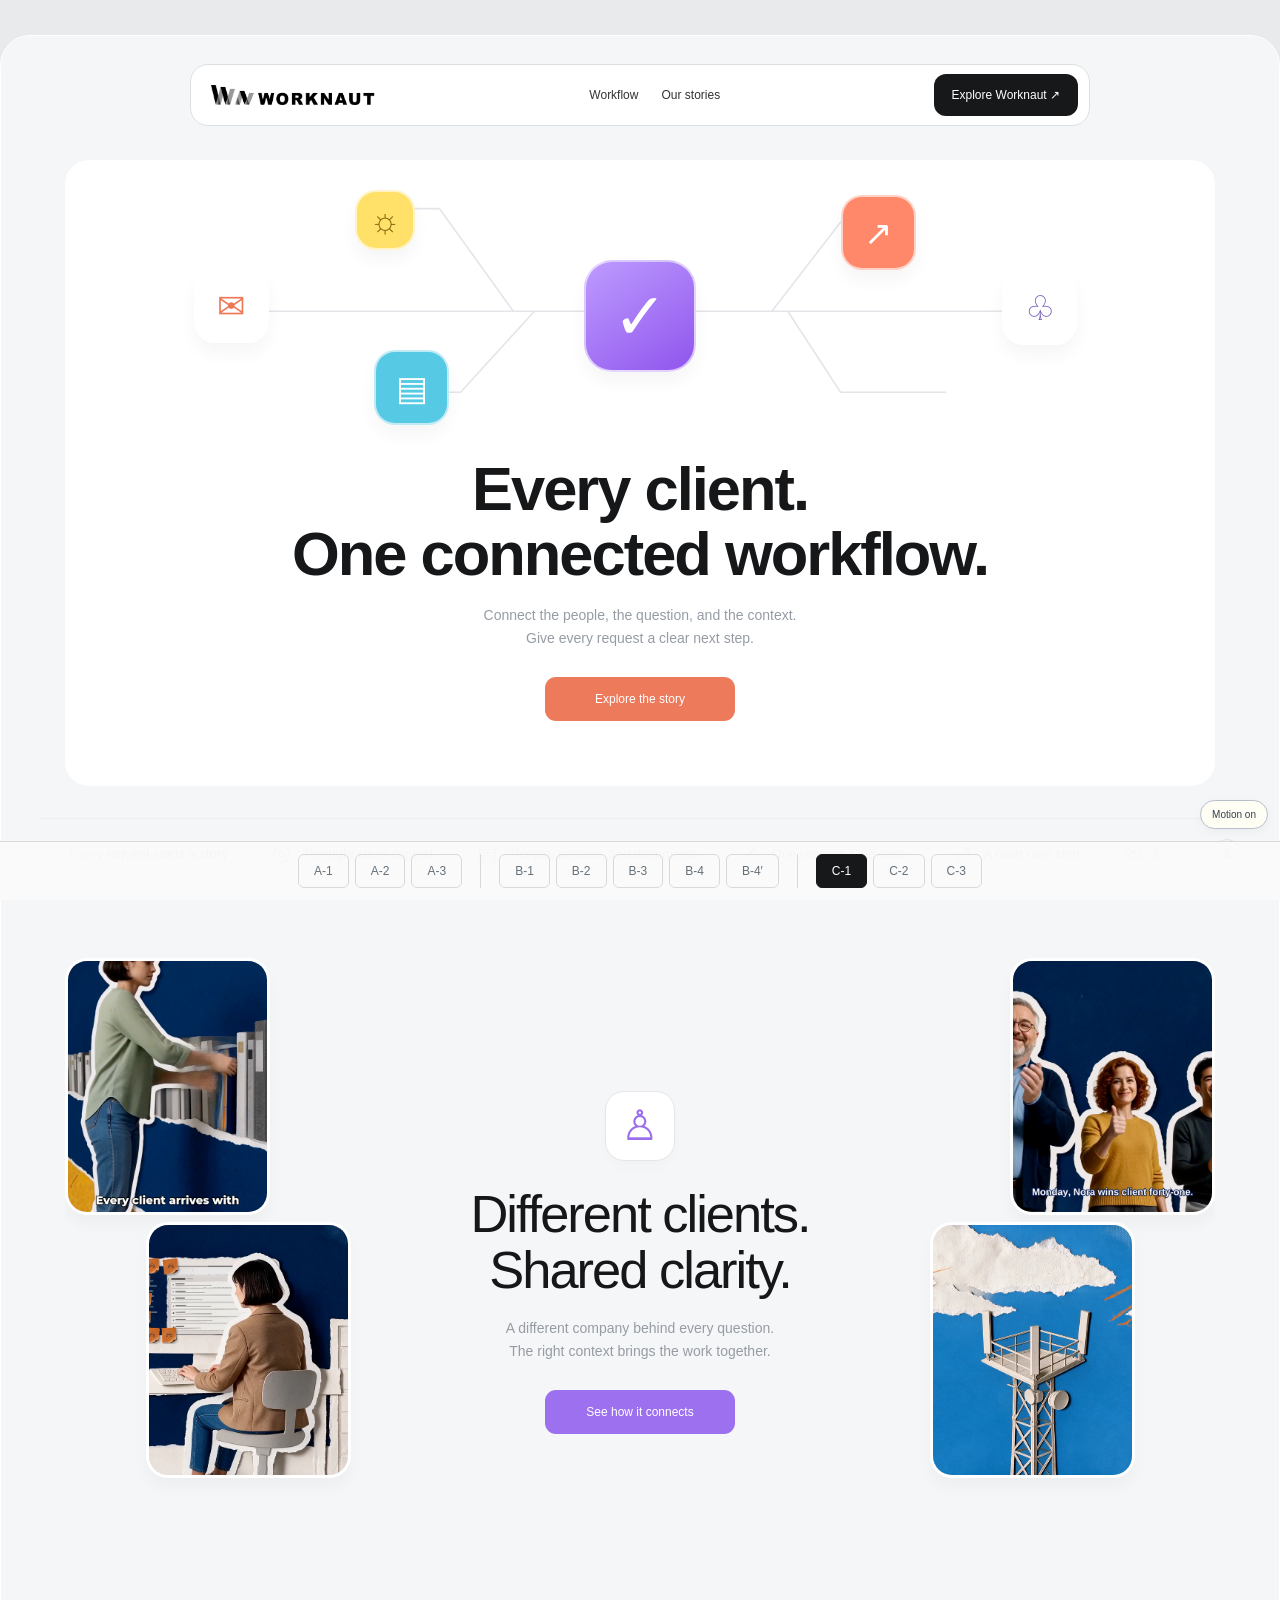
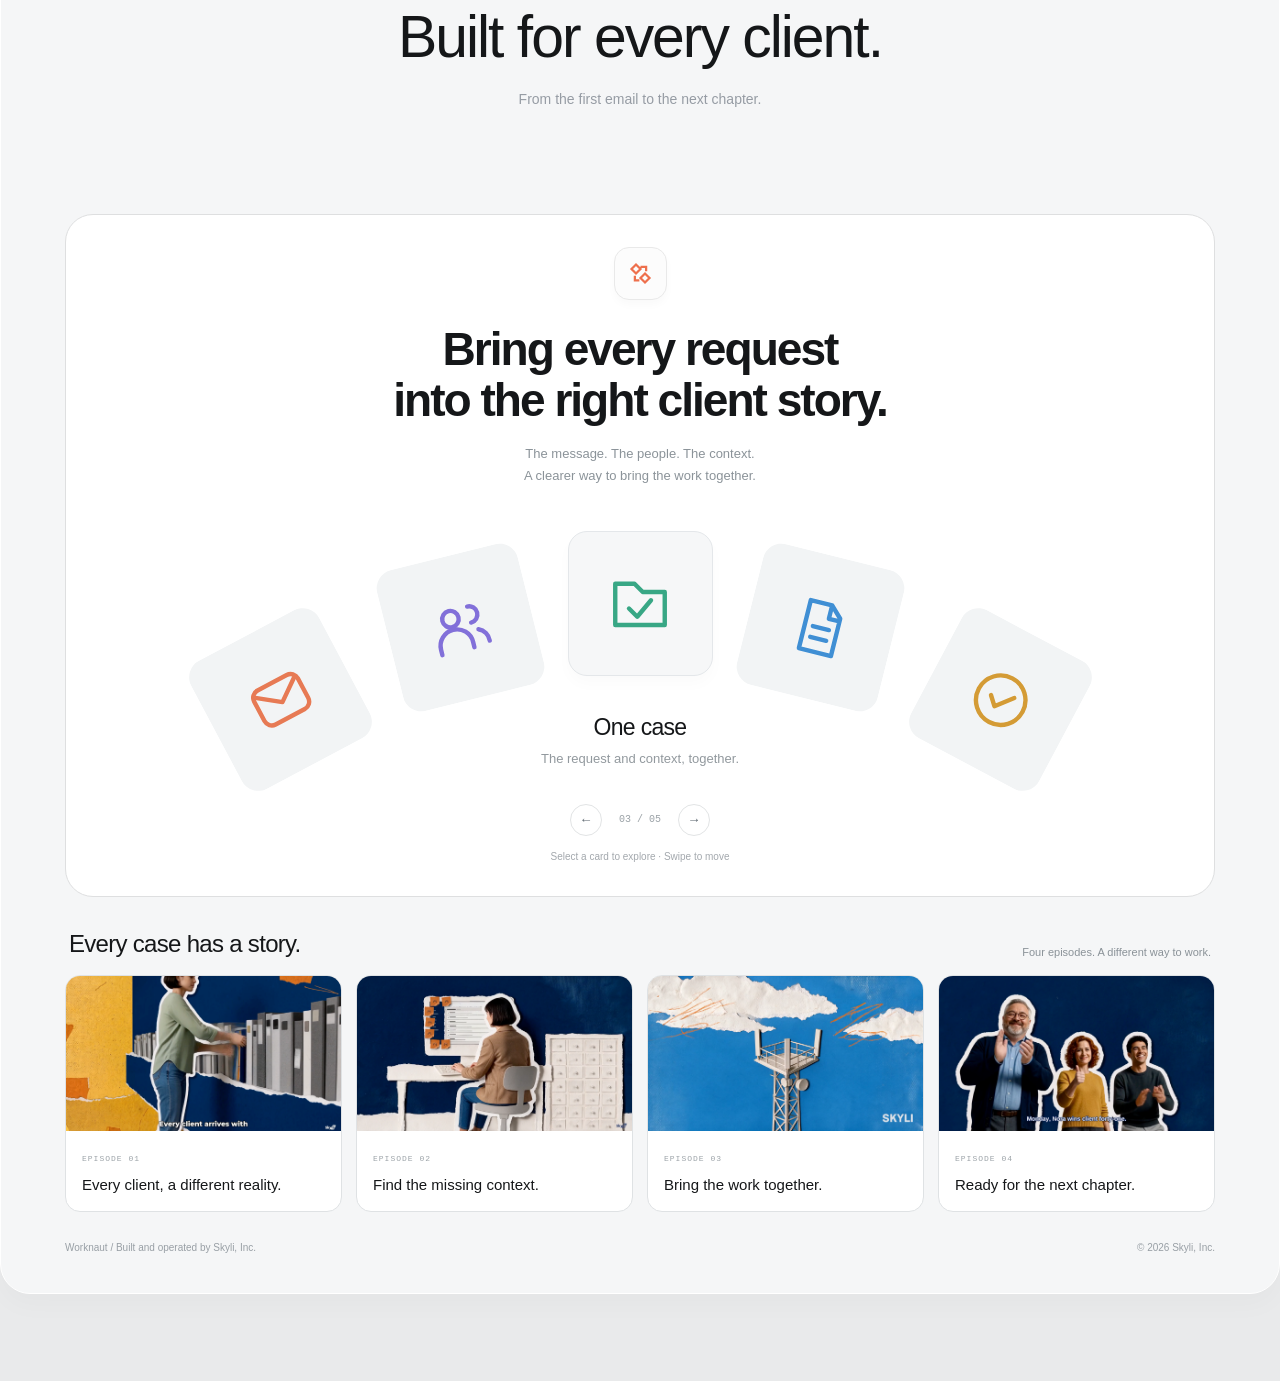
<file: design-c.html>
<!doctype html><html lang="en"><head><meta charset="utf-8"><meta name="viewport" content="width=device-width,initial-scale=1"><title>Worknaut — C-1</title><style>
*{box-sizing:border-box}body{margin:0;background:#e9eaeb;color:#151719;font-family:Arial,Helvetica,sans-serif}.shell{max-width:1440px;margin:35px auto 28px;background:#f4f5f6;border:1px solid #fff;border-radius:30px;padding:28px 5vw 40px;box-shadow:0 12px 26px #00000006}.topbar{margin:0 auto 34px;max-width:900px;padding:9px 11px 9px 20px;background:#fff;border:1px solid #dcdfe1;border-radius:18px;display:flex;align-items:center;justify-content:space-between;gap:20px}.logo{width:165px;height:auto;filter:brightness(0)}.toplinks{display:flex;gap:23px}.toplinks a{color:#333;text-decoration:none;font-size:12px}.top-action{border:0;background:#171819;color:white;border-radius:12px;padding:14px 18px;text-decoration:none;font-size:12px}.hero{background:#fff;border:1px solid #dedfe0;border-radius:28px;text-align:center;padding:32px 24px 24px;overflow:hidden}.hero-mark{width:53px;height:53px;border:1px solid #e9e9e9;border-radius:15px;margin:0 auto 24px;display:grid;place-items:center;color:#ee704d;background:#fcfcfc;box-shadow:0 5px 9px #00000006}.hero-mark svg{width:27px;height:27px}h1{font-size:clamp(30px,3.6vw,49px);font-weight:600;line-height:1.12;letter-spacing:-2px;margin:0 auto;max-width:650px}.hero-intro{color:#8b9399;font-size:13px;line-height:1.7;margin:16px auto 0}.arc{height:285px;position:relative;max-width:1000px;margin:20px auto 0;touch-action:pan-y;--step:180px;--size:145px}.arc-card{position:absolute;left:50%;top:24px;width:var(--size);height:var(--size);margin-left:calc(var(--size)/-2);border:1px solid transparent;border-radius:19px;background:#f2f4f5;display:grid;place-items:center;cursor:pointer;transform:translate(calc(var(--offset)*var(--step)),calc(var(--depth)*var(--depth)*24px)) rotate(calc(var(--offset)*14deg));transition:transform .6s cubic-bezier(.2,.75,.2,1),background .3s,box-shadow .3s;z-index:var(--layer)}.arc-card svg{width:66px;height:66px;stroke-width:1.6}.arc-card[aria-pressed=true]{background:#f6f7f8;border-color:#e4e7ea;box-shadow:0 8px 15px #00000005}.arc-card:focus-visible{outline:3px solid #ee704d;outline-offset:4px}.arc-card:hover{background:#e9eef1}.selection{margin-top:-78px;position:relative;pointer-events:none;min-height:74px}.selection h2{font-size:23px;letter-spacing:-.7px;margin:0 0 10px;font-weight:500}.selection p{font-size:13px;color:#92999e;margin:0}.arc-controls{margin-top:16px;display:flex;gap:9px;justify-content:center;align-items:center}.arc-controls button{background:white;border:1px solid #e2e4e5;border-radius:50%;width:32px;height:32px;color:#636d75;cursor:pointer}.arc-controls span{font:10px monospace;color:#9ba2a7;padding:0 8px}.hint{font-size:10px;color:#a3a8ad;margin-top:15px}.episodes{margin-top:33px}.section-heading{display:flex;justify-content:space-between;align-items:end;padding:0 4px 17px}.section-heading h2{font-size:24px;font-weight:500;letter-spacing:-.7px;margin:0}.section-heading p{font-size:11px;color:#8a9298;margin:0}.film-grid{display:grid;grid-template-columns:repeat(4,1fr);gap:14px}.film{background:white;border:1px solid #dfe2e4;border-radius:15px;overflow:hidden}.film img{display:block;width:100%;aspect-ratio:16/9;object-fit:contain}.film-copy{padding:16px}.film small{font:8px monospace;color:#9ca3a8;letter-spacing:1px}.film h3{font-size:15px;font-weight:500;line-height:1.4;margin:9px 0 0}.footer{margin-top:30px;display:flex;justify-content:space-between;color:#989fa5;font-size:10px}.concept-switcher{position:sticky;bottom:0;z-index:30;background:#fafafaf5;border-top:1px solid #d6dadd;display:flex;justify-content:center;flex-wrap:wrap;gap:18px;padding:12px 16px}.concept-group{display:flex;gap:6px}.concept-group+.concept-group{border-left:1px solid #d6dadd;padding-left:18px}.concept-switcher a{font-size:12px;padding:9px 15px;border:1px solid #d6dadd;border-radius:6px;text-decoration:none;color:#657079}.concept-switcher a[aria-current]{background:#171819;color:white;border-color:#171819}a:focus-visible,button:focus-visible{outline:2px solid #ee704d;outline-offset:3px}@media(max-width:1100px){.shell{margin:20px}.arc{--step:145px;--size:125px}.arc-card svg{width:56px;height:56px}}@media(max-width:760px){.shell{margin:12px 10px;padding:18px 14px 25px;border-radius:20px}.topbar{padding:10px 12px;margin-bottom:20px;gap:12px}.logo{width:130px}.toplinks{display:none}.top-action{padding:11px;font-size:10px}.hero{padding:25px 12px 20px;border-radius:20px}h1{font-size:34px;letter-spacing:-1.3px}.hero-intro{max-width:300px;font-size:12px}.arc{--step:105px;--size:100px;height:245px}.arc-card svg{width:47px;height:47px}.selection{margin-top:-73px}.selection h2{font-size:20px}.selection p{font-size:11px}.film-grid{grid-template-columns:repeat(2,1fr)}.section-heading{display:block}.section-heading p{margin-top:9px}.footer{gap:15px;line-height:1.6}.concept-switcher{gap:7px;padding:10px 6px}.concept-group{gap:3px}.concept-group+.concept-group{padding-left:7px}.concept-switcher a{font-size:10px;padding:9px 6px}}@media(prefers-reduced-motion:reduce){.arc-card{transition:none}}
</style><style>
html{scroll-behavior:smooth;scroll-padding-top:30px}.shell{background:#f5f6f7}.launch-scene{text-align:center;padding:0 20px 65px;background:#fff;border-radius:24px}.network{position:relative;height:270px;max-width:950px;margin:auto}.network-lines{position:absolute;inset:0;width:100%;height:100%;fill:none;stroke:#e3e5e8;stroke-width:1.5}.network-tile{position:absolute;display:grid;place-items:center;width:75px;height:75px;border-radius:21px;border:2px solid #ffffffa0;box-shadow:0 10px 17px #2526380a;font-size:34px;background:#fff}.center-tile{left:calc(50% - 56px);top:100px;width:112px;height:112px;font-size:65px;background:linear-gradient(145deg,#bd9bff,#9055ed);color:white;border-radius:28px}.tile-mail{left:3%;top:108px;color:#ee7856}.tile-idea{left:20%;top:30px;background:#ffe16a;color:#886c12;width:60px;height:60px}.tile-doc{left:22%;top:190px;background:#56c9e5;color:white}.tile-people{right:4%;top:110px;color:#7a63bb}.tile-check{right:21%;top:35px;background:#ff886a;color:white}.launch-scene h1{font-size:clamp(35px,4.8vw,62px);line-height:1.06;max-width:760px;margin:26px auto 18px}.scene-caption{font-size:14px;color:#969ca4;line-height:1.65;margin:18px 0 27px}.scene-button{display:inline-block;text-decoration:none;color:white;padding:15px 32px;border-radius:11px;font-size:12px;min-width:190px}.coral{background:#ed7a5b}.purple{background:#9c70ee}.people-scene{position:relative;min-height:580px;display:grid;place-items:center;text-align:center;margin:40px 0;overflow:hidden}.people-message{position:relative;z-index:2;padding:30px 0;max-width:480px}.people-mark{width:70px;height:70px;display:grid;place-items:center;margin:0 auto 25px;background:#fff;border:1px solid #e6e6e8;box-shadow:0 7px 12px #00000004;border-radius:19px;color:#9b6eee;font-size:42px}.people-message h2{font-size:clamp(34px,4.1vw,53px);font-weight:500;line-height:1.08;letter-spacing:-2px;margin:0}.portrait{position:absolute;width:20%;max-width:205px;aspect-ratio:4/5;border:3px solid white;border-radius:22px;overflow:hidden;box-shadow:0 10px 15px #00000008;background:#eee}.portrait img{width:100%;height:100%;object-fit:cover}.portrait-0{top:30px;left:0}.portrait-1{bottom:30px;left:7%}.portrait-2{top:30px;right:0}.portrait-3{bottom:30px;right:7%}.statement-scene{text-align:center;padding:55px 15px 75px}.word-sequence{font-size:clamp(30px,4.6vw,59px);font-weight:500;letter-spacing:-2px;margin:0}.motion-enabled .network-tile,.motion-enabled .portrait,.motion-enabled .reveal-words,.motion-enabled .word-sequence span{opacity:0;filter:blur(10px);transform:translateY(32px) scale(.94);transition:opacity .8s ease,filter 1s ease,transform 1s cubic-bezier(.2,.8,.2,1)}.motion-enabled .in-view .network-tile,.motion-enabled .in-view .portrait,.motion-enabled .in-view .reveal-words,.motion-enabled .in-view .word-sequence span{opacity:1;filter:blur(0);transform:none}.network-tile:nth-child(3){transition-delay:.1s}.network-tile:nth-child(4){transition-delay:.2s}.network-tile:nth-child(5){transition-delay:.3s}.network-tile:nth-child(6){transition-delay:.4s}.network-tile:nth-child(7){transition-delay:.5s}.motion-enabled .portrait-0,.motion-enabled .portrait-1{transform:translateX(-65px) translateY(20px)}.motion-enabled .portrait-2,.motion-enabled .portrait-3{transform:translateX(65px) translateY(20px)}.portrait-1,.portrait-3{transition-delay:.2s}.word-sequence span{display:inline-block}.word-sequence span:nth-child(2){transition-delay:.15s}.word-sequence span:nth-child(3){transition-delay:.3s}.word-sequence span:nth-child(4){transition-delay:.45s}
@media(max-width:760px){.network{height:215px}.network-tile{width:49px;height:49px;font-size:25px;border-radius:14px}.center-tile{width:78px;height:78px;left:calc(50% - 39px);top:85px;font-size:45px}.tile-idea{width:45px;height:45px;left:17%;top:30px}.tile-mail,.tile-people{top:103px}.tile-doc{top:165px;left:17%}.tile-check{right:16%;top:32px}.launch-scene{padding:0 12px 35px}.launch-scene h1{font-size:37px;margin-top:22px}.scene-caption{font-size:12px}.people-scene{display:flex;flex-direction:column;min-height:0;margin:30px 0;overflow:visible}.people-message{order:0;padding:25px 8px}.scene-portraits{order:1;display:grid;grid-template-columns:repeat(4,minmax(0,1fr));gap:8px;width:100%;padding:8px}.portrait{position:relative;inset:auto;width:100%;border-radius:12px;aspect-ratio:3/4}.people-message h2{font-size:36px}.statement-scene{padding:45px 8px}.word-sequence{font-size:32px;letter-spacing:-1px}}
@media(prefers-reduced-motion:reduce){html{scroll-behavior:auto}.motion-enabled .network-tile,.motion-enabled .portrait,.motion-enabled .reveal-words,.motion-enabled .word-sequence span{opacity:1;filter:none;transform:none;transition:none}}
</style><style>
.message-ribbon{display:flex;align-items:center;gap:10px;margin:32px -2vw;padding:20px 0;border-top:1px solid #eceeef;border-bottom:1px solid #eceeef}.ribbon-window{overflow:hidden;flex:1;min-width:0;mask-image:linear-gradient(90deg,transparent,#000 6%,#000 94%,transparent)}.ribbon-track{display:flex;width:max-content;animation:ribbon-drift 40s linear infinite}.ribbon-group{display:flex;flex-shrink:0;align-items:center;gap:44px;padding-right:44px}.ribbon-item{display:flex;align-items:center;gap:12px;white-space:nowrap;font-size:13px;color:#858b90}.ribbon-item i{font-style:normal;font-size:22px;color:#a3a7aa}.ribbon-pause{background:transparent;border:1px solid #e1e4e6;color:#7a8287;border-radius:50%;width:28px;height:28px;cursor:pointer;flex-shrink:0}.message-ribbon:hover .ribbon-track,.message-ribbon:focus-within .ribbon-track,.message-ribbon.is-paused .ribbon-track{animation-play-state:paused}@keyframes ribbon-drift{to{transform:translateX(-50%)}}@media(max-width:760px){.message-ribbon{margin:22px 0;padding:16px 0}.ribbon-group{gap:28px;padding-right:28px}.ribbon-item{font-size:11px;gap:9px}.ribbon-item i{font-size:18px}}@media(prefers-reduced-motion:reduce){.ribbon-track{animation:none;width:auto}.ribbon-group{flex-wrap:wrap;gap:15px;padding:0}.ribbon-group[aria-hidden]{display:none}.ribbon-window{mask-image:none}.ribbon-pause{display:none}}
</style><link rel="stylesheet" href="assets/design-motion.css"></head><body data-motion-family="C"><main class="shell"><header class="topbar"><img class="logo" src="assets/worknaut-logo.png" alt="Worknaut"><div class="toplinks"><a href="#workflow">Workflow</a><a href="#films">Our stories</a></div><a class="top-action" href="#films">Explore Worknaut ↗</a></header><section class="launch-scene motion-scene"><div class="network"><svg class="network-lines" viewBox="0 0 900 250" preserveAspectRatio="none" aria-hidden="true"><path d="M60 140H840M190 45H260L330 140M200 215H280L350 140M710 45H650L575 140M740 215H640L590 140"/></svg><div class="network-tile center-tile">✓</div><div class="network-tile tile-mail">✉</div><div class="network-tile tile-idea">☼</div><div class="network-tile tile-doc">▤</div><div class="network-tile tile-people">♧</div><div class="network-tile tile-check">↗</div></div><h1 class="reveal-words">Every client.<br>One connected workflow.</h1><p class="scene-caption">Connect the people, the question, and the context.<br>Give every request a clear next step.</p><a class="scene-button coral" href="#client-scene">Explore the story</a></section><section class="message-ribbon" aria-label="Worknaut workflow highlights"><div class="ribbon-window"><div class="ribbon-track"><div class="ribbon-group"><span class="ribbon-item"><i aria-hidden="true">✉</i>Every request starts a story</span><span class="ribbon-item"><i aria-hidden="true">◎</i>The right client context</span><span class="ribbon-item"><i aria-hidden="true">▤</i>People, policies, and documents</span><span class="ribbon-item"><i aria-hidden="true">✓</i>One request. One case.</span><span class="ribbon-item"><i aria-hidden="true">↗</i>A clear next step</span></div><div class="ribbon-group" aria-hidden="true"><span class="ribbon-item"><i aria-hidden="true">✉</i>Every request starts a story</span><span class="ribbon-item"><i aria-hidden="true">◎</i>The right client context</span><span class="ribbon-item"><i aria-hidden="true">▤</i>People, policies, and documents</span><span class="ribbon-item"><i aria-hidden="true">✓</i>One request. One case.</span><span class="ribbon-item"><i aria-hidden="true">↗</i>A clear next step</span></div></div></div><button class="ribbon-pause" type="button" aria-label="Pause scrolling highlights" aria-pressed="false">Ⅱ</button></section><section class="people-scene motion-scene" id="client-scene"><div class="scene-portraits"><div class="portrait portrait-0"><img src="assets/episode-01.png" alt="Worknaut episode 1 scene"></div><div class="portrait portrait-1"><img src="assets/episode-02.png" alt="Worknaut episode 2 scene"></div><div class="portrait portrait-2"><img src="assets/episode-04.png" alt="Worknaut episode 4 scene"></div><div class="portrait portrait-3"><img src="assets/episode-03.png" alt="Worknaut episode 3 scene"></div></div><div class="people-message"><div class="people-mark">♙</div><h2 class="reveal-words">Different clients.<br>Shared clarity.</h2><p class="scene-caption">A different company behind every question.<br>The right context brings the work together.</p><a class="scene-button purple" href="#workflow">See how it connects</a></div></section><section class="statement-scene motion-scene"><h2 class="word-sequence"><span>Built</span> <span>for</span> <span>every</span> <span>client.</span></h2><p class="scene-caption">From the first email to the next chapter.</p></section><section class="hero motion-scene" id="workflow"><div class="hero-mark" aria-hidden="true"><svg viewBox="0 0 24 24" fill="none" stroke="currentColor" stroke-width="2"><path d="m4 8 4-4 4 4-4 4Zm8 8 4-4 4 4-4 4ZM12 6h5v4M7 14v4h4"/></svg></div><h1>Bring every request<br>into the right client story.</h1><p class="hero-intro">The message. The people. The context.<br>A clearer way to bring the work together.</p><div class="arc" aria-label="Explore workflow elements"></div><div class="selection" aria-live="polite"><h2></h2><p></p></div><div class="arc-controls"><button type="button" class="prev" aria-label="Previous card">←</button><span></span><button type="button" class="next" aria-label="Next card">→</button></div><p class="hint">Select a card to explore · Swipe to move</p></section><section class="episodes" id="films"><div class="section-heading"><h2>Every case has a story.</h2><p>Four episodes. A different way to work.</p></div><div class="film-grid"><article class="film"><img src="assets/episode-01.png" alt="Worknaut episode 1"><div class="film-copy"><small>EPISODE 01</small><h3>Every client, a different reality.</h3></div></article><article class="film"><img src="assets/episode-02.png" alt="Worknaut episode 2"><div class="film-copy"><small>EPISODE 02</small><h3>Find the missing context.</h3></div></article><article class="film"><img src="assets/episode-03.png" alt="Worknaut episode 3"><div class="film-copy"><small>EPISODE 03</small><h3>Bring the work together.</h3></div></article><article class="film"><img src="assets/episode-04.png" alt="Worknaut episode 4"><div class="film-copy"><small>EPISODE 04</small><h3>Ready for the next chapter.</h3></div></article></div></section><footer class="footer"><span>Worknaut / Built and operated by Skyli, Inc.</span><span>© 2026 Skyli, Inc.</span></footer></main><nav class="concept-switcher" aria-label="디자인 시안 선택"><div class="concept-group" role="group" aria-label="A 디자인"><a href="index.html">A-1</a><a href="concept-2.html">A-2</a><a href="concept-3.html">A-3</a></div><div class="concept-group" role="group" aria-label="B 디자인"><a href="design-b.html">B-1</a><a href="design-b-2.html">B-2</a><a href="design-b-3.html">B-3</a><a href="design-b-4.html">B-4</a><a href="design-b-4-prime.html">B-4′</a></div><div class="concept-group" role="group" aria-label="C 디자인"><a href="design-c.html" aria-current="page">C-1</a><a href="design-c-2.html">C-2</a><a href="design-c-3.html">C-3</a></div></nav><script>
const items=[['Email','Every question starts with a message.','#e77a54','<rect x="3" y="5" width="18" height="14" rx="3"/><path d="m4 7 8 6 8-6"/>'],['People','Know who the request is for.','#8270d9','<circle cx="9" cy="8" r="3"/><path d="M3 20v-2a6 6 0 0 1 12 0v2M16 5a3 3 0 0 1 0 6M18 14a5 5 0 0 1 3 5"/>'],['One case','The request and context, together.','#38a785','<path d="M3 7V5h7l3 3h8v12H3Z"/><path d="m8 14 3 3 5-6"/>'],['Documents','The right reference for each client.','#408fd4','<path d="M6 3h8l4 4v14H6Z M14 3v5h4M9 12h6M9 16h6"/>'],['Next step','A clear path toward resolution.','#d49b35','<circle cx="12" cy="12" r="9"/><path d="m8 12 3 3 5-6"/>']];let current=2;const arc=document.querySelector('.arc');arc.innerHTML=items.map((x,i)=>'<button type="button" class="arc-card" aria-label="'+x[0]+'" style="color:'+x[2]+'"><svg viewBox="0 0 24 24" fill="none" stroke="currentColor" stroke-linecap="round" stroke-linejoin="round" aria-hidden="true">'+x[3]+'</svg></button>').join('');function choose(n,focus=false){current=(n+5)%5;[...arc.children].forEach((b,i)=>{let d=(i-current+7)%5-2;b.style.setProperty('--offset',d);b.style.setProperty('--depth',Math.abs(d));b.style.setProperty('--layer',5-Math.abs(d));b.setAttribute('aria-pressed',i===current);b.tabIndex=i===current?0:-1});document.querySelector('.selection h2').textContent=items[current][0];document.querySelector('.selection p').textContent=items[current][1];document.querySelector('.arc-controls span').textContent='0'+(current+1)+' / 05';if(focus)arc.children[current].focus({preventScroll:true})}[...arc.children].forEach((b,i)=>b.onclick=()=>choose(i));document.querySelector('.prev').onclick=()=>choose(current-1);document.querySelector('.next').onclick=()=>choose(current+1);arc.addEventListener('keydown',e=>{if(e.key==='ArrowLeft'||e.key==='ArrowRight'){e.preventDefault();choose(current+(e.key==='ArrowRight'?1:-1),true)}});let start=null;arc.addEventListener('pointerdown',e=>{start={x:e.clientX,y:e.clientY}});arc.addEventListener('pointerup',e=>{if(start){let dx=e.clientX-start.x,dy=e.clientY-start.y;if(Math.abs(dx)>45&&Math.abs(dx)>Math.abs(dy)){choose(current+(dx<0?1:-1));e.preventDefault()}}start=null});arc.addEventListener('pointercancel',()=>start=null);choose(2);

if('IntersectionObserver' in window&&!matchMedia('(prefers-reduced-motion: reduce)').matches){document.body.classList.add('motion-enabled');const sceneObserver=new IntersectionObserver(entries=>entries.forEach(entry=>{if(entry.isIntersecting){entry.target.classList.add('in-view');sceneObserver.unobserve(entry.target)}}),{threshold:.18});document.querySelectorAll('.motion-scene').forEach(scene=>sceneObserver.observe(scene));}

const ribbon=document.querySelector('.message-ribbon');ribbon.querySelector('button').addEventListener('click',e=>{const paused=ribbon.classList.toggle('is-paused');e.currentTarget.setAttribute('aria-pressed',paused);e.currentTarget.setAttribute('aria-label',paused?'Resume scrolling highlights':'Pause scrolling highlights');e.currentTarget.textContent=paused?'▷':'Ⅱ'});
</script><script src="assets/design-motion.js" defer></script></body></html>
</file>
<file: assets/design-motion.css>
/* Shared motion system: individual translate/scale preserve existing transforms. */
.motion-ready .wn-reveal{opacity:0;translate:0 26px;transition:opacity .7s ease,translate .8s cubic-bezier(.2,.75,.2,1);transition-delay:var(--wn-delay,0ms)}
.motion-ready .wn-reveal.wn-shown{opacity:1;translate:0 0}
[data-motion-family="B"].motion-ready .wn-reveal{translate:0 35px;scale:.97;transition:opacity .45s,translate .65s cubic-bezier(.2,1.35,.4,1),scale .65s cubic-bezier(.2,1.35,.4,1)}
[data-motion-family="B"].motion-ready .wn-shown{scale:1}
.wn-hover{transition:translate .25s ease,box-shadow .25s ease,filter .25s ease}
@media(hover:hover){.wn-hover:hover{translate:0 -5px;filter:brightness(1.025)}a.button:hover,a.primary:hover,a.scene-button:hover,.top-action:hover,.header-cta:hover{translate:0 -3px;box-shadow:0 8px 20px #182e4920}.concept-switcher a:hover{translate:0 -2px}}
a.button,a.primary,a.scene-button,.top-action,.header-cta,.concept-switcher a{transition:translate .2s,background .2s,box-shadow .2s}
.wn-progress{position:fixed;left:0;top:0;height:3px;width:100%;background:var(--wn-accent,#eab044);transform-origin:left;transform:scaleX(0);pointer-events:none;z-index:100}
.wn-float{animation:wn-float 5s ease-in-out infinite;animation-delay:var(--wn-delay,0ms)}
[data-motion-family="B"] .wn-float{animation-name:wn-comic;animation-duration:4s}
@keyframes wn-float{0%,100%{translate:0 0}50%{translate:0 -7px}}
@keyframes wn-comic{0%,75%,100%{translate:0 0;scale:1}82%{translate:0 -5px;scale:1.05}90%{translate:0 0;scale:1}}
body.wn-idle .wn-float{animation-play-state:paused}
.wn-motion-toggle{position:fixed;right:12px;bottom:86px;z-index:60;background:#fffef5ef;color:#354150;border:1px solid #b6bec8;border-radius:20px;padding:8px 11px;font:10px Arial;cursor:pointer;box-shadow:0 3px 10px #0000000a}
.wn-motion-toggle:focus-visible{outline:2px solid #7598d0;outline-offset:3px}
body.wn-motion-off *,body.wn-motion-off *:before,body.wn-motion-off *:after{animation:none!important;transition:none!important;scroll-behavior:auto!important}
body.wn-motion-off .wn-reveal{opacity:1!important;translate:none!important;scale:1!important}
@media(prefers-reduced-motion:reduce){.wn-reveal{opacity:1!important;translate:none!important;scale:1!important}.wn-float{animation:none!important}.wn-hover:hover{translate:none}.wn-motion-toggle{display:none}}
</file>
